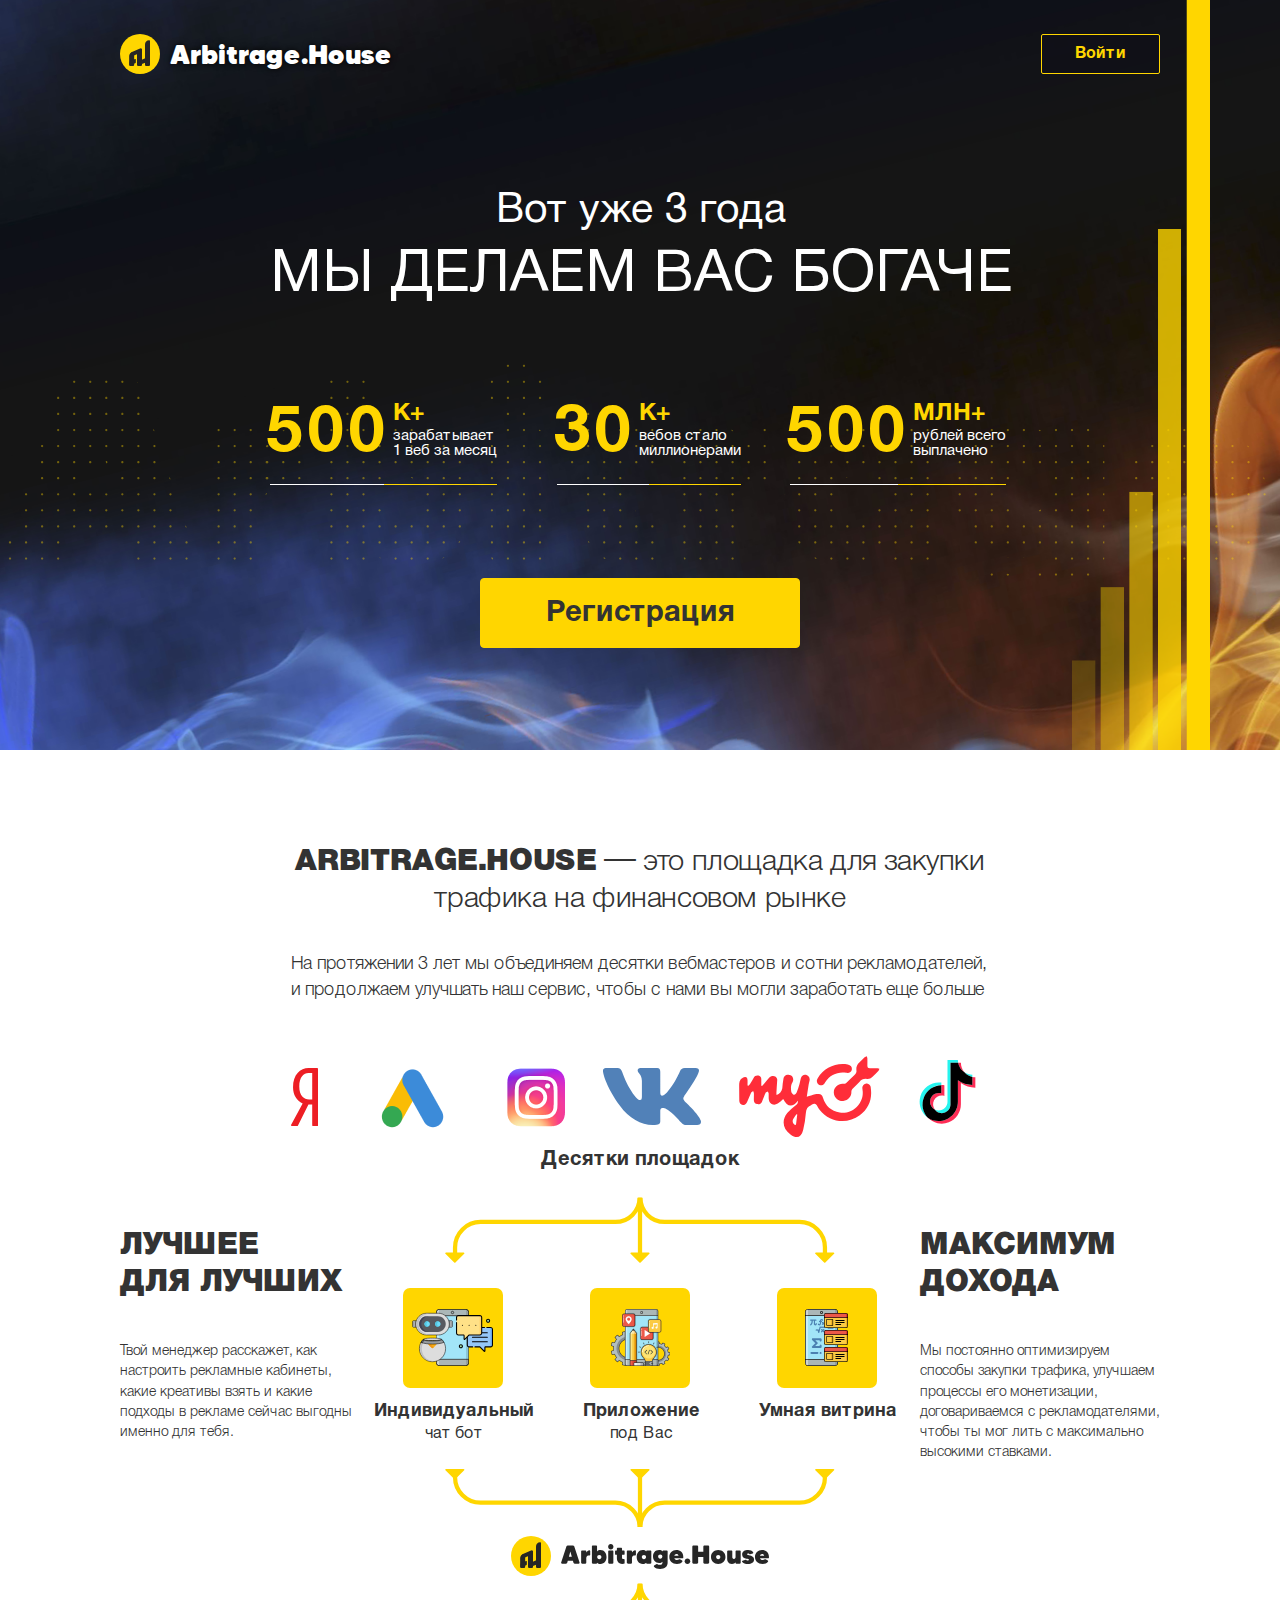
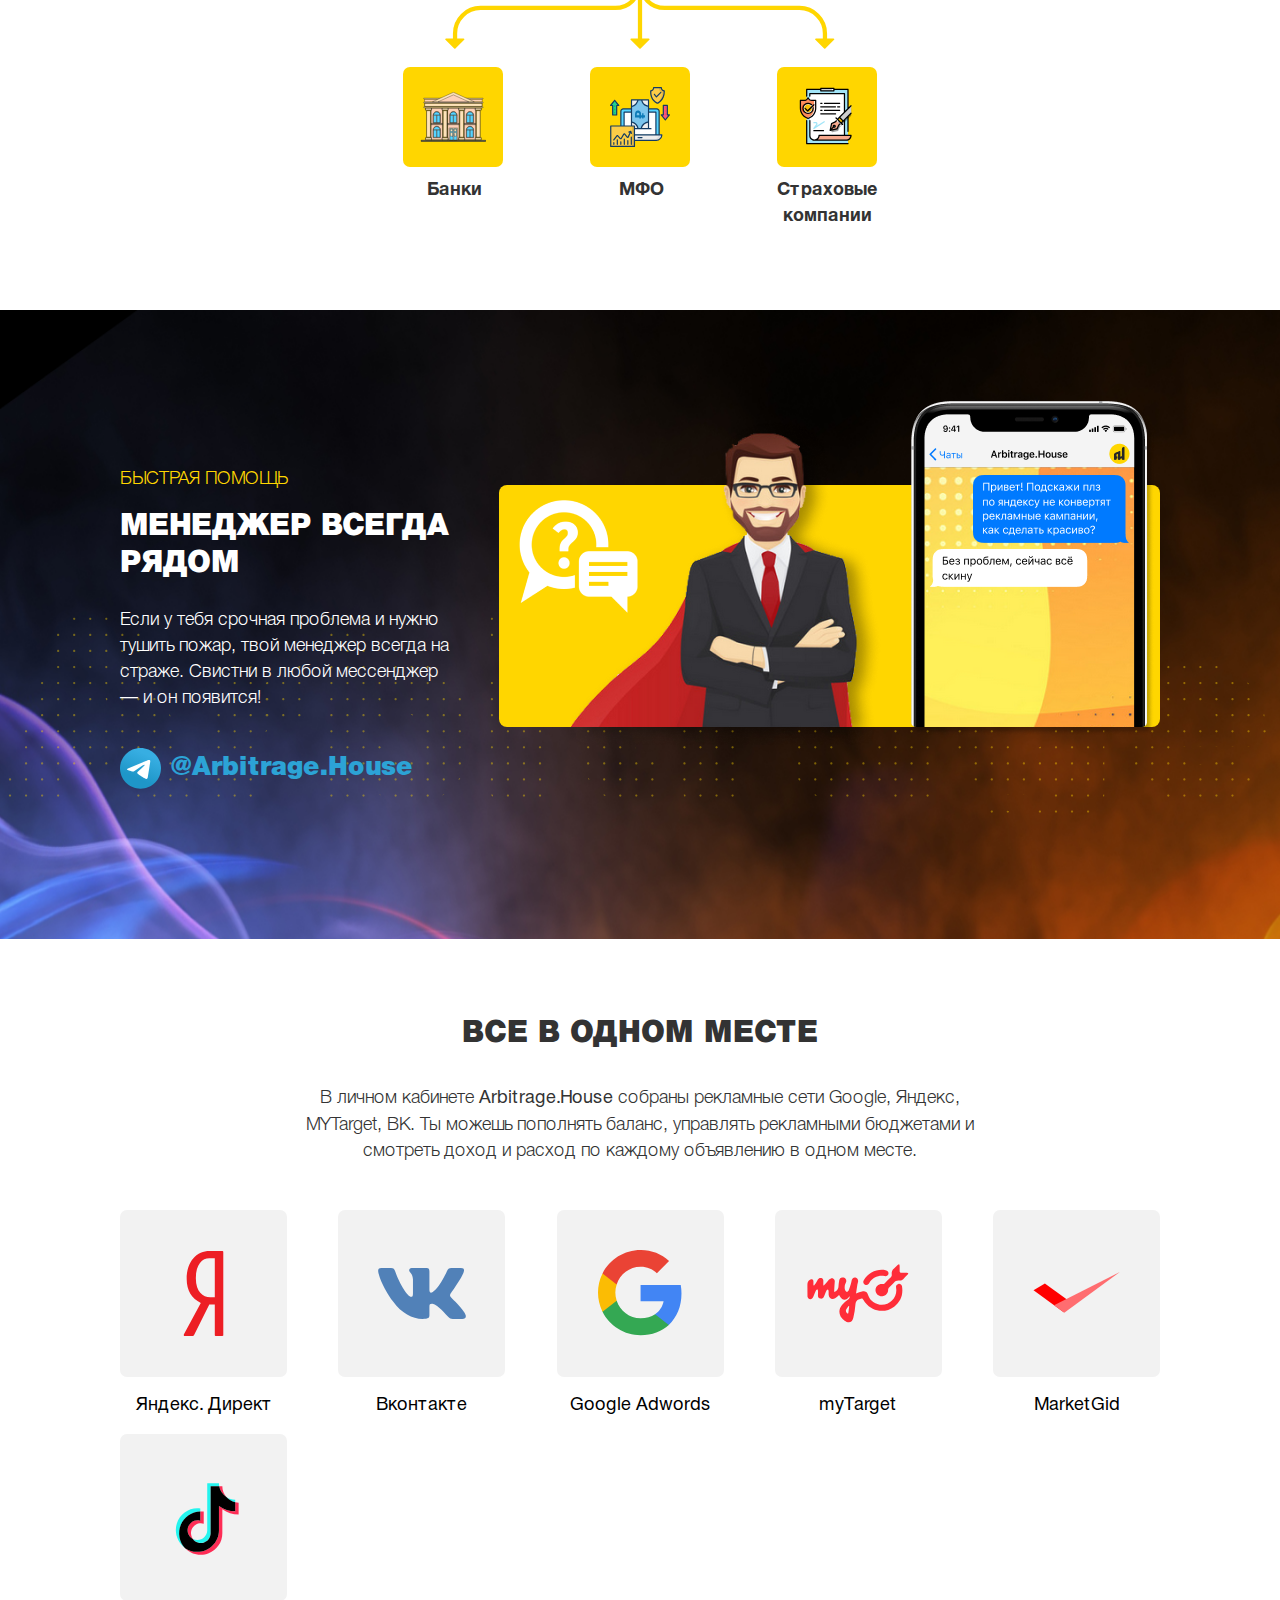
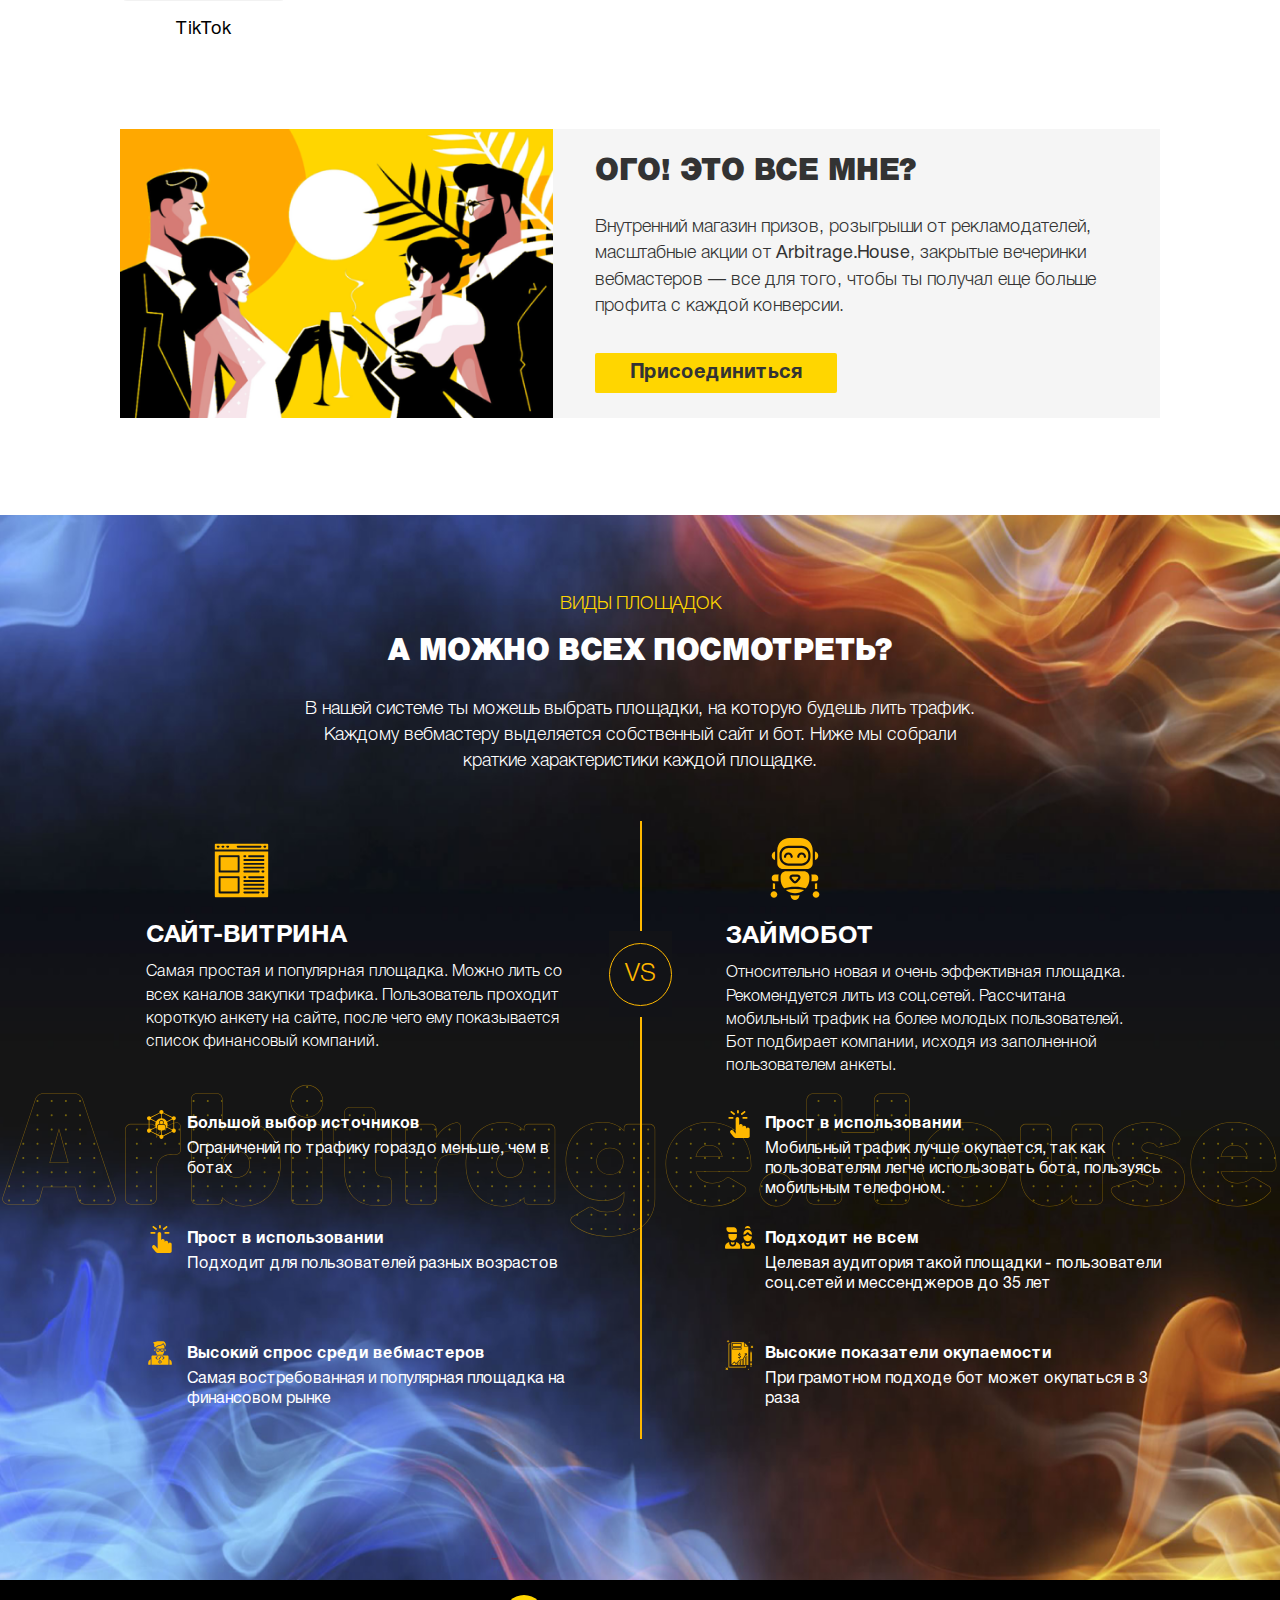
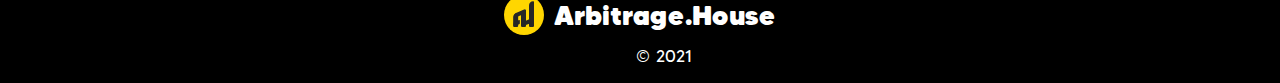
<file: index.html>
<!DOCTYPE html>
<html lang="en">

<head>
  <meta charset="UTF-8" />
  <meta http-equiv="X-UA-Compatible" content="IE=edge" />
  <meta name="viewport" content="width=device-width, initial-scale=1.0" />
  <link rel="stylesheet" href="./src/assets/fonts/fonts.css" />
  <link rel="stylesheet" href="./src/phone/css/intlTelInput.min.css" />

  <link rel="stylesheet" href="./src/styles/style.css" />
  <title>Agency</title>
</head>

<body>
  <input class="popup-checkbox" type="checkbox" name="" id="popup-signup" />

  <div class="popup popup-signup" id="popup-signup">
    <div class="popup-wrapper signup-wrapper">
      <div class="popup-container signup-container">
        <label class="popup-close-wrapper" for="popup-signup">
          <img class="popup-close-icon" src="./src/images/burger-button-close.svg" alt="" />
        </label>

        <div class="popup-content signup-content">
          <div class="popup-head">
            <span class="popup-head-title">Регистрация веб мастера</span>

            <div class="login-check">
              <span class="login-check-text">У вас уже есть аккаунт?</span>

              <div class="login-check-actions">
                <button class="login-check-button yellow-button" id="login-transition">
                  <span>Вход</span>
                </button>
                <a href="">Забыли пароль?</a>
              </div>
            </div>
          </div>

          <form class="popup-form">
            <div class="input-item">
              <input class="popup-input-text popup-input login-input-text" placeholder="Имя" type="text"
                name="first-name" id="" />

              <span class="input-error-message"> Ошибка с именем </span>
            </div>

            <div class="input-item">
              <input class="popup-input-text popup-input login-input-text" placeholder="Фамилия" type="text"
                name="second-name" id="" />

              <span class="input-error-message"> Ошибка с фамилией </span>
            </div>

            <div class="input-item">
              <select class="country popup-input" id="country" name="country"></select>

              <span class="input-error-message"> Ошибка со страной </span>
            </div>

            <div class="input-item">
              <input class="popup-input-text popup-input login-input-text" placeholder="Email" type="email" name="email"
                id="" />

              <span class="input-error-message">
                Такой Email уже существует
              </span>
            </div>

            <div class="input-item">
              <input class="popup-input-text popup-input login-input-text" placeholder="Пароль" type="password"
                name="password" id="" />

              <span class="input-error-message"> Ошибка с паролем </span>
            </div>

            <div class="input-item">
              <input class="popup-input-text popup-input login-input-text" placeholder="" type="tel" name="tel"
                id="telephone" />

              <span class="input-error-message"> Ошибка с номером </span>
            </div>

            <button class="popup-request-button yellow-button" type="submit" id="send-code">
              <span>Выслать код</span>
            </button>

            <div class="popup-conditions">
              <input class="conditions-checkbox" type="checkbox" name="conditions" id="conditions" />

              <label class="contidions-label-icon" for="conditions"></label>

              <label class="conditions-label" for="conditions">
                <span class="conditions-text">
                  Я согласен
                  <a href="" class="conditions-link">с условиями работы</a>
                  с сетью Arbitrage.House
                </span>
              </label>
            </div>
          </form>
        </div>
      </div>
    </div>

    <div class="popup-wrapper login-wrapper hide">
      <div class="popup-container login-container">
        <label class="popup-close-wrapper" for="popup-signup">
          <img class="popup-close-icon" src="./src/images/burger-button-close.svg" alt="" />
        </label>

        <div class="popup-content signup-content">
          <div class="popup-head">
            <span class="popup-head-title">Вход в личный кабинет</span>
          </div>

          <form action="./Cabinet/index.html" class="popup-form">
            <div class="login-form-error">
              <span class="erorr-message">
                Неверный адрес электронной почты или пароль

                <a href="" class="error-link">Забыли пароль?</a>
              </span>
            </div>

            <div class="input-item">
              <input class="popup-input-text popup-input login-input-text" placeholder="Email" type="email" name="Email"
                id="" />
            </div>

            <div class="input-item">
              <input class="popup-input-text popup-input login-input-text" placeholder="Пароль" type="password"
                name="password" id="" />
            </div>

            <div class="popup-remember-wrapper">
              <div class="popup-remember">
                <input class="remember-checkbox" type="checkbox" name="conditions" id="remember" />

                <label class="contidions-label-icon" for="remember"></label>

                <label class="conditions-label" for="remember">
                  <span class="conditions-text"> Запомнить меня </span>
                </label>
              </div>

              <button class="popup-login-button yellow-button" type="submit">
                <span>Вход</span>
              </button>
            </div>
          </form>
        </div>
      </div>
    </div>

    <div class="popup-wrapper confirm-wrapper hide">
      <div class="popup-container login-container">
        <label class="popup-close-wrapper" for="popup-signup">
          <img class="popup-close-icon" src="./src/images/burger-button-close.svg" alt="" />
        </label>

        <div class="popup-content signup-content">
          <div class="popup-head">
            <span class="popup-head-title">Введите код подтверждения</span>
          </div>

          <form class="popup-form">
            <div class="input-item">
              <input class="popup-input-text popup-input" placeholder="Код из СМС" type="text" name="sms" id="" />

              <span class="input-error-message"> Код введен неверно </span>
            </div>

            <button class="popup-confirm-button yellow-button" type="submit">
              <span>Зарегистрироваться</span>
            </button>
            <button class="popup-confirm-button error-button yellow-button" type="submit">
              <span>Отправить код повторно</span>
            </button>
          </form>
        </div>
      </div>
    </div>
  </div>

  <header class="header">
    <div class="header-wrapper">
      <div class="header-company company-wrapper">
        <img class="company-wrapper__logo" src="./src/images/company-logo.svg" />

        <h2 class="company-wrapper__title">Arbitrage.House</h2>
      </div>

      <label class="button-login" for="popup-signup" id="login-button">
        <span class="button-login__text">Войти</span>
      </label>
    </div>
  </header>

  <main class="main">
    <div class="main-block main-block__stats">
      <img class="stats__bg" src="./src/images/Group 101.png" alt="" />
      <img class="stats__bglogo" src="./src/images/company.svg" alt="" />

      <div class="block-stats__wrapper block-wrapper">
        <div class="block-stats__item stats-title__wrapper">
          <h2 class="stats-title">
            Вот уже 3 года <br />
            <span class="stats-title__big">МЫ ДЕЛАЕМ ВАС БОГАЧЕ</span>
          </h2>
        </div>

        <ul class="block-stats__item stats-numbers__list">
          <li class="stats-numbers__item">
            <span class="stats-number">500</span>

            <span class="stats-info">
              <span class="stats-number__power">к+</span>
              <span class="stats-description">зарабатывает <br />
                1 веб за месяц</span>
            </span>
          </li>

          <li class="stats-numbers__item">
            <span class="stats-number">30</span>

            <span class="stats-info">
              <span class="stats-number__power">к+</span>
              <span class="stats-description">вебов стало <br />
                миллионерами</span>
            </span>
          </li>

          <li class="stats-numbers__item">
            <span class="stats-number">500</span>

            <span class="stats-info">
              <span class="stats-number__power">млн+</span>
              <span class="stats-description">рублей всего <br />
                выплачено</span>
            </span>
          </li>
        </ul>

        <div class="block-stats__item stats-button__wrapper">
          <button class="stats-button">
            <label class="stats-button__text" for="popup-signup">Регистрация</label>
          </button>
        </div>
      </div>
    </div>

    <div class="main-block main-block__advantages">
      <div class="block-advantages__wrapper block-wrapper">
        <div class="block-header__wrapper">
          <h1 class="block-header">
            <span class="heading">ARBITRAGE.HOUSE</span>
            <span class="tire">—</span> это площадка для закупки трафика на
            финансовом рынке
          </h1>

          <p class="block-description">
            На протяжении 3 лет мы объединяем десятки вебмастеров и сотни
            рекламодателей, и продолжаем улучшать наш сервис, чтобы с нами вы
            могли заработать еще больше
          </p>
        </div>

        <div class="logos-wrapper">
          <div class="logos-list">
            <img src="./src/images/yandex-logo.svg" alt="" class="logos-wrapper__item" />
            <img src="./src/images/disk-logo.png" alt="" class="logos-wrapper__item" />
            <img src="./src/images/inst-logo.png" alt="" class="logos-wrapper__item" />
            <img src="./src/images/vk-logo.svg" alt="" class="logos-wrapper__item" />
            <img src="./src/images/my-logo.svg" alt="" class="logos-wrapper__item" />
            <img src="./src/images/tiktok-logo.svg" alt="" class="logos-wrapper__item tiktok-logo" />
          </div>

          <span class="logos-list__description">Десятки площадок</span>
        </div>

        <div class="scheme-wrapper">
          <div class="scheme-column__text column-text_1">
            <h3 class="scheme-column__title">
              ЛУЧШЕЕ <br />
              ДЛЯ ЛУЧШИХ
            </h3>

            <p class="scheme-column__description">
              Твой менеджер расскажет, как настроить рекламные кабинеты, какие
              креативы взять и какие подходы в рекламе сейчас выгодны именно
              для тебя.
            </p>
          </div>

          <div class="scheme-wrapper__graph scheme-wrapper__column">
            <div class="graph">
              <!-- <img class="scheme-line__1" src="./src/images/lines.png" alt="" /> -->
              <img class="scheme-line scheme-line__1" src="./src/images/lines.svg" alt="" />

              <div class="blocks">
                <div class="scheme-block__wrapper">
                  <div class="scheme-block">
                    <img src="./src/images/bot-logo.svg" alt="" class="scheme-logo" />
                  </div>

                  <h4 class="scheme-block__title">
                    Индивидуальный<br />
                    <span class="scheme-block__normal">чат бот</span>
                  </h4>
                </div>

                <div class="scheme-block__wrapper">
                  <div class="scheme-block">
                    <img src="./src/images/app-logo.png" alt="" class="scheme-logo" />
                  </div>

                  <h4 class="scheme-block__title">
                    Приложение <br />
                    <span class="scheme-block__normal">под Вас</span>
                  </h4>
                </div>

                <div class="scheme-block__wrapper">
                  <div class="scheme-block">
                    <img src="./src/images/showcase-logo.png" alt="" class="scheme-logo" />
                  </div>

                  <h4 class="scheme-block__title">Умная витрина</h4>
                </div>
              </div>

              <img class="scheme-line scheme-line__reversed scheme-line__2" src="./src/images/lines-reversed.svg"
                alt="" />

              <div class="company-logo__wrapper">
                <img class="company-logo" src="./src/images/company-logo.svg" />
                <img class="company-logo__text" src="./src/images/Arbitrage.House.svg" alt="" />
              </div>

              <img class="scheme-line scheme-line__3" src="./src/images/lines.svg" alt="" />

              <div class="blocks">
                <div class="scheme-block__wrapper scheme-block__last">
                  <div class="scheme-block">
                    <img src="./src/images/bank-logo.svg" alt="" class="scheme-logo" />
                  </div>

                  <h4 class="scheme-block__title">Банки</h4>
                </div>

                <div class="scheme-block__wrapper scheme-block__last">
                  <div class="scheme-block">
                    <img src="./src/images/finance-logo.svg" alt="" class="scheme-logo" />
                  </div>

                  <h4 class="scheme-block__title">МФО</h4>
                </div>

                <div class="scheme-block__wrapper scheme-block__last">
                  <div class="scheme-block">
                    <img src="./src/images/insurance-logo.svg" alt="" class="scheme-logo" />
                  </div>

                  <h4 class="scheme-block__title">Страховые компании</h4>
                </div>
              </div>
            </div>
          </div>

          <div class="scheme-column__text column-text_2">
            <h3 class="scheme-column__title">МАКСИМУМ ДОХОДА</h3>

            <p class="scheme-column__description">
              Мы постоянно оптимизируем способы закупки трафика, улучшаем
              процессы его монетизации, договариваемся с рекламодателями,
              чтобы ты мог лить с максимально высокими ставками.
            </p>
          </div>
        </div>
      </div>
    </div>

    <div class="main-block main-help">
      <img class="help-bg" src="./src/images/bg_4_completed.png" alt="" />
      <img class="stats__bglogo" src="./src/images/company.svg" alt="" />

      <div class="block-wrapper__help block-wrapper">
        <div class="text-wrapper">
          <h4 class="help-title">БЫСТРАЯ ПОМОЩь</h4>

          <span class="help-paragraph">МЕНЕДЖЕР ВСЕГДА РЯДОМ</span>

          <p class="help-description">
            Если у тебя срочная проблема и нужно тушить пожар, твой менеджер
            всегда на страже. Свистни в любой мессенджер — и он появится!
          </p>

          <a class="tg-link" href="">
            <img class="tg-link__logo" src="./src/images/tg-logo.svg" alt="" />
            <span class="tg-link__text">@Arbitrage.House</span>
          </a>
        </div>

        <div class="image-wrapper">
          <img class="image-wrapper__questions" src="./src/images/questions.png" alt="" />
          <img class="image-wrapper__manager" src="./src/images/manager.png" alt="" />
          <img class="image-wrapper__manager manager-mobile" src="./src/images/manager_2.png" alt="" />
          <img class="image-wrapper__phone" src="./src/images/phone.png" alt="" />
          <img class="image-wrapper__phone phone-mobile" src="./src/images/phone-mobile.png" alt="" />
        </div>
      </div>
    </div>

    <div class="main-block block-networks">
      <div class="block-wrapper__networks block-wrapper">
        <h3 class="networks-title">ВСЕ В ОДНОМ МЕСТЕ</h3>

        <p class="networks-description">
          В личном кабинете <strong>Arbitrage.House</strong> собраны рекламные
          сети Google, Яндекс, MYTarget, ВК. Ты можешь пополнять баланс,
          управлять рекламными бюджетами и смотреть доход и расход по каждому
          объявлению в одном месте.
        </p>

        <div class="networks-list">
          <div class="network-list__item">
            <div class="network-logo__wrapper">
              <img class="network-logo yandex-logo" src="./src/images/yandex-logo.svg" alt="" />
            </div>

            <span class="network-name"> Яндекс. Директ </span>
          </div>

          <div class="network-list__item">
            <div class="network-logo__wrapper">
              <img class="network-logo vk-logo" src="./src/images/vk-logo.svg" alt="" />
            </div>

            <span class="network-name"> Вконтакте </span>
          </div>

          <div class="network-list__item">
            <div class="network-logo__wrapper">
              <img class="network-logo google-logo" src="./src/images/google-logo.svg" alt="" />
            </div>

            <span class="network-name"> Google Adwords </span>
          </div>

          <div class="network-list__item">
            <div class="network-logo__wrapper">
              <img class="network-logo my-logo" src="./src/images/my-logo.svg" alt="" />
            </div>

            <span class="network-name"> myTarget </span>
          </div>

          <div class="network-list__item">
            <div class="network-logo__wrapper">
              <img class="network-logo market-logo" src="./src/images/market-logo.svg" alt="" />
            </div>

            <span class="network-name"> MarketGid </span>
          </div>

          <div class="network-list__item">
            <div class="network-logo__wrapper">
              <img class="network-logo tiktok-logo" src="./src/images/tiktok-logo.svg" alt="" />
            </div>

            <span class="network-name"> TikTok </span>
          </div>
        </div>

        <div class="draw">
          <img class="draw-image" src="./src/images/party.png" alt="" />

          <div class="draw-text">
            <h3 class="draw-title">Ого! Это все мне?</h3>

            <p class="draw-description">
              Внутренний магазин призов, розыгрыши от рекламодателей,
              масштабные акции от
              <strong>Arbitrage.House</strong>, закрытые вечеринки вебмастеров
              — все для того, чтобы ты получал еще больше профита с каждой
              конверсии.
            </p>

            <button class="draw-button">
              <span class="draw-button__text">Присоединиться</span>
            </button>
          </div>
        </div>
      </div>
    </div>

    <div class="main-block block-platforms">
      <div class="block-wrapper__platforms block-wrapper">
        <div class="platforms-header">
          <h4 class="platforms-title">ВИДЫ ПЛОЩАДОК</h4>

          <h3 class="platforms-question">А МОЖНО ВСЕХ ПОСМОТРЕТЬ?</h3>

          <p class="platforms-description">
            В нашей системе ты можешь выбрать площадки, на которую будешь лить
            трафик. Каждому вебмастеру выделяется собственный сайт и бот. Ниже
            мы собрали краткие характеристики каждой площадке.
          </p>
        </div>

        <div class="vs-block vs-block-tablet">
          <img src="./src/images/arbitrage-house.svg" class="arbitrage-bg" alt="" />

          <input class="vs-radio vs-radio__left" checked type="radio" name="vsradio" value="left" id="vsRadioLeft" />
          <input class="vs-radio vs-radio__right" type="radio" name="vsradio" value="right" id="vsRadioRight" />

          <div class="labels-wrapper">
            <label class="vs-label vs-label__left" for="vsRadioLeft">
              <img src="./src/images/website-content.svg" alt="" class="vs-column__logo vs-logo__website" />

              <h5 class="vs-column__title">Сайт-витрина</h5>
            </label>

            <label class="vs-label vs-label__right" for="vsRadioRight">
              <img src="./src/images/robot.svg" alt="" class="vs-column__logo vs-logo__robot" />

              <h5 class="vs-column__title">ЗаймоБот</h5>
            </label>
          </div>

          <div class="vs-column vs-column__left">
            <img src="./src/images/website-content.svg" alt="" class="vs-column__logo vs-logo__website" />

            <h5 class="vs-column__title">Сайт-витрина</h5>

            <p class="vs-column__description">
              Самая простая и популярная площадка. Можно лить со всех каналов
              закупки трафика. Пользователь проходит короткую анкету на сайте,
              после чего ему показывается список финансовый компаний.
            </p>

            <ul class="vs-column__list">
              <li class="vs-list__item">
                <img src="./src/images/network.svg" alt="" class="vs-item__logo vs-logo__network" />

                <span class="vs-item__title">Большой выбор источников</span>
                <p class="vs-item__description">
                  Ограничений по трафику гораздо меньше, <br />
                  чем в ботах
                </p>
              </li>

              <li class="vs-list__item">
                <img src="./src/images/tap.svg" alt="" class="vs-item__logo vs-logo__tap" />

                <span class="vs-item__title">Прост в использовании</span>
                <p class="vs-item__description">
                  Подходит для пользователей <br />
                  разных возрастов
                </p>
              </li>
              <li class="vs-list__item">
                <img src="./src/images/coding.svg" alt="" class="vs-item__logo vs-logo__coding" />

                <span class="vs-item__title">Высокий спрос среди вебмастеров</span>
                <p class="vs-item__description">
                  Самая востребованная и популярная площадка <br />
                  на финансовом рынке
                </p>
              </li>
            </ul>
          </div>

          <div class="vs-column__line">
            <div class="vs-icon__border">
              <span class="vs-icon">VS</span>
            </div>
          </div>

          <div class="vs-column vs-column__right">
            <img src="./src/images/robot.svg" alt="" class="vs-column__logo vs-logo__robot" />

            <h5 class="vs-column__title">ЗаймоБот</h5>

            <p class="vs-column__description">
              Относительно новая и очень эффективная площадка. Рекомендуется
              лить из соц.сетей. Рассчитана мобильный трафик на более молодых
              пользователей. Бот подбирает компании, исходя из заполненной
              пользователем анкеты.
            </p>

            <ul class="vs-column__list">
              <li class="vs-list__item">
                <img src="./src/images/tap.svg" alt="" class="vs-item__logo vs-logo__tap" />

                <span class="vs-item__title">Прост в использовании</span>
                <p class="vs-item__description">
                  Мобильный трафик лучше окупается, так как пользователям
                  <br />
                  легче использовать бота, пользуясь мобильным телефоном.
                </p>
              </li>

              <li class="vs-list__item">
                <img src="./src/images/couple.svg" alt="" class="vs-item__logo vs-logo__couple" />

                <span class="vs-item__title">Подходит не всем</span>
                <p class="vs-item__description">
                  Целевая аудитория такой площадки - пользователи <br />
                  соц.сетей и мессенджеров до 35 лет
                </p>
              </li>

              <li class="vs-list__item">
                <img src="./src/images/document.svg" alt="" class="vs-item__logo vs-logo__document" />

                <span class="vs-item__title">Высокие показатели окупаемости</span>
                <p class="vs-item__description">
                  При грамотном подходе бот может окупаться <br />
                  в 3 раза
                </p>
              </li>
            </ul>
          </div>
        </div>

        <div class="vs-block vs-block-desktop">
          <img src="./src/images/arbitrage-house.svg" class="arbitrage-bg" alt="" />

          <div class="vs-column vs-column__left">
            <img src="./src/images/website-content.svg" alt="" class="vs-column__logo vs-logo__website" />

            <h5 class="vs-column__title">Сайт-витрина</h5>

            <p class="vs-column__description">
              Самая простая и популярная площадка. Можно лить со всех каналов
              закупки трафика. Пользователь проходит короткую анкету на сайте,
              после чего ему показывается список финансовый компаний.
            </p>
          </div>

          <div class="vs-column__line">
            <div class="vs-icon__border">
              <span class="vs-icon">VS</span>
            </div>
          </div>

          <div class="vs-column vs-column__right">
            <img src="./src/images/robot.svg" alt="" class="vs-column__logo vs-logo__robot" />

            <h5 class="vs-column__title">ЗаймоБот</h5>

            <p class="vs-column__description">
              Относительно новая и очень эффективная площадка. Рекомендуется
              лить из соц.сетей. Рассчитана мобильный трафик на более молодых
              пользователей. Бот подбирает компании, исходя из заполненной
              пользователем анкеты.
            </p>
          </div>

          <ul class="vs-advantages vs-column__list">
            <li class="vs-list__item">
              <img src="./src/images/network.svg" alt="" class="vs-item__logo vs-logo__network" />

              <span class="vs-item__title">Большой выбор источников</span>
              <p class="vs-item__description">
                Ограничений по трафику гораздо меньше, <br />
                чем в ботах
              </p>
            </li>

            <li class="vs-list__item">
              <img src="./src/images/tap.svg" alt="" class="vs-item__logo vs-logo__tap" />

              <span class="vs-item__title">Прост в использовании</span>
              <p class="vs-item__description">
                Мобильный трафик лучше окупается, так как пользователям <br />
                легче использовать бота, пользуясь мобильным телефоном.
              </p>
            </li>

            <li class="vs-list__item">
              <img src="./src/images/tap.svg" alt="" class="vs-item__logo vs-logo__tap" />

              <span class="vs-item__title">Прост в использовании</span>
              <p class="vs-item__description">
                Подходит для пользователей <br />
                разных возрастов
              </p>
            </li>

            <li class="vs-list__item">
              <img src="./src/images/couple.svg" alt="" class="vs-item__logo vs-logo__couple" />

              <span class="vs-item__title">Подходит не всем</span>
              <p class="vs-item__description">
                Целевая аудитория такой площадки - пользователи <br />
                соц.сетей и мессенджеров до 35 лет
              </p>
            </li>

            <li class="vs-list__item">
              <img src="./src/images/coding.svg" alt="" class="vs-item__logo vs-logo__coding" />

              <span class="vs-item__title">Высокий спрос среди вебмастеров</span>
              <p class="vs-item__description">
                Самая востребованная и популярная площадка <br />
                на финансовом рынке
              </p>
            </li>

            <li class="vs-list__item">
              <img src="./src/images/document.svg" alt="" class="vs-item__logo vs-logo__document" />

              <span class="vs-item__title">Высокие показатели окупаемости</span>
              <p class="vs-item__description">
                При грамотном подходе бот может окупаться <br />
                в 3 раза
              </p>
            </li>
          </ul>
        </div>
      </div>
    </div>
  </main>

  <footer class="footer">
    <div class="header-company company-wrapper">
      <img class="company-wrapper__logo" src="./src/images/company-logo.svg" />

      <h2 class="company-wrapper__title">Arbitrage.House</h2>
    </div>

    <span class="footer-company__date">© 2021</span>
  </footer>
</body>

<script src="./src/phone/js/utils.js"></script>
<script src="./src/phone/js/intlTelInput.min.js"></script>
<script src="./src/scripts/main.js"></script>

</html>
</file>
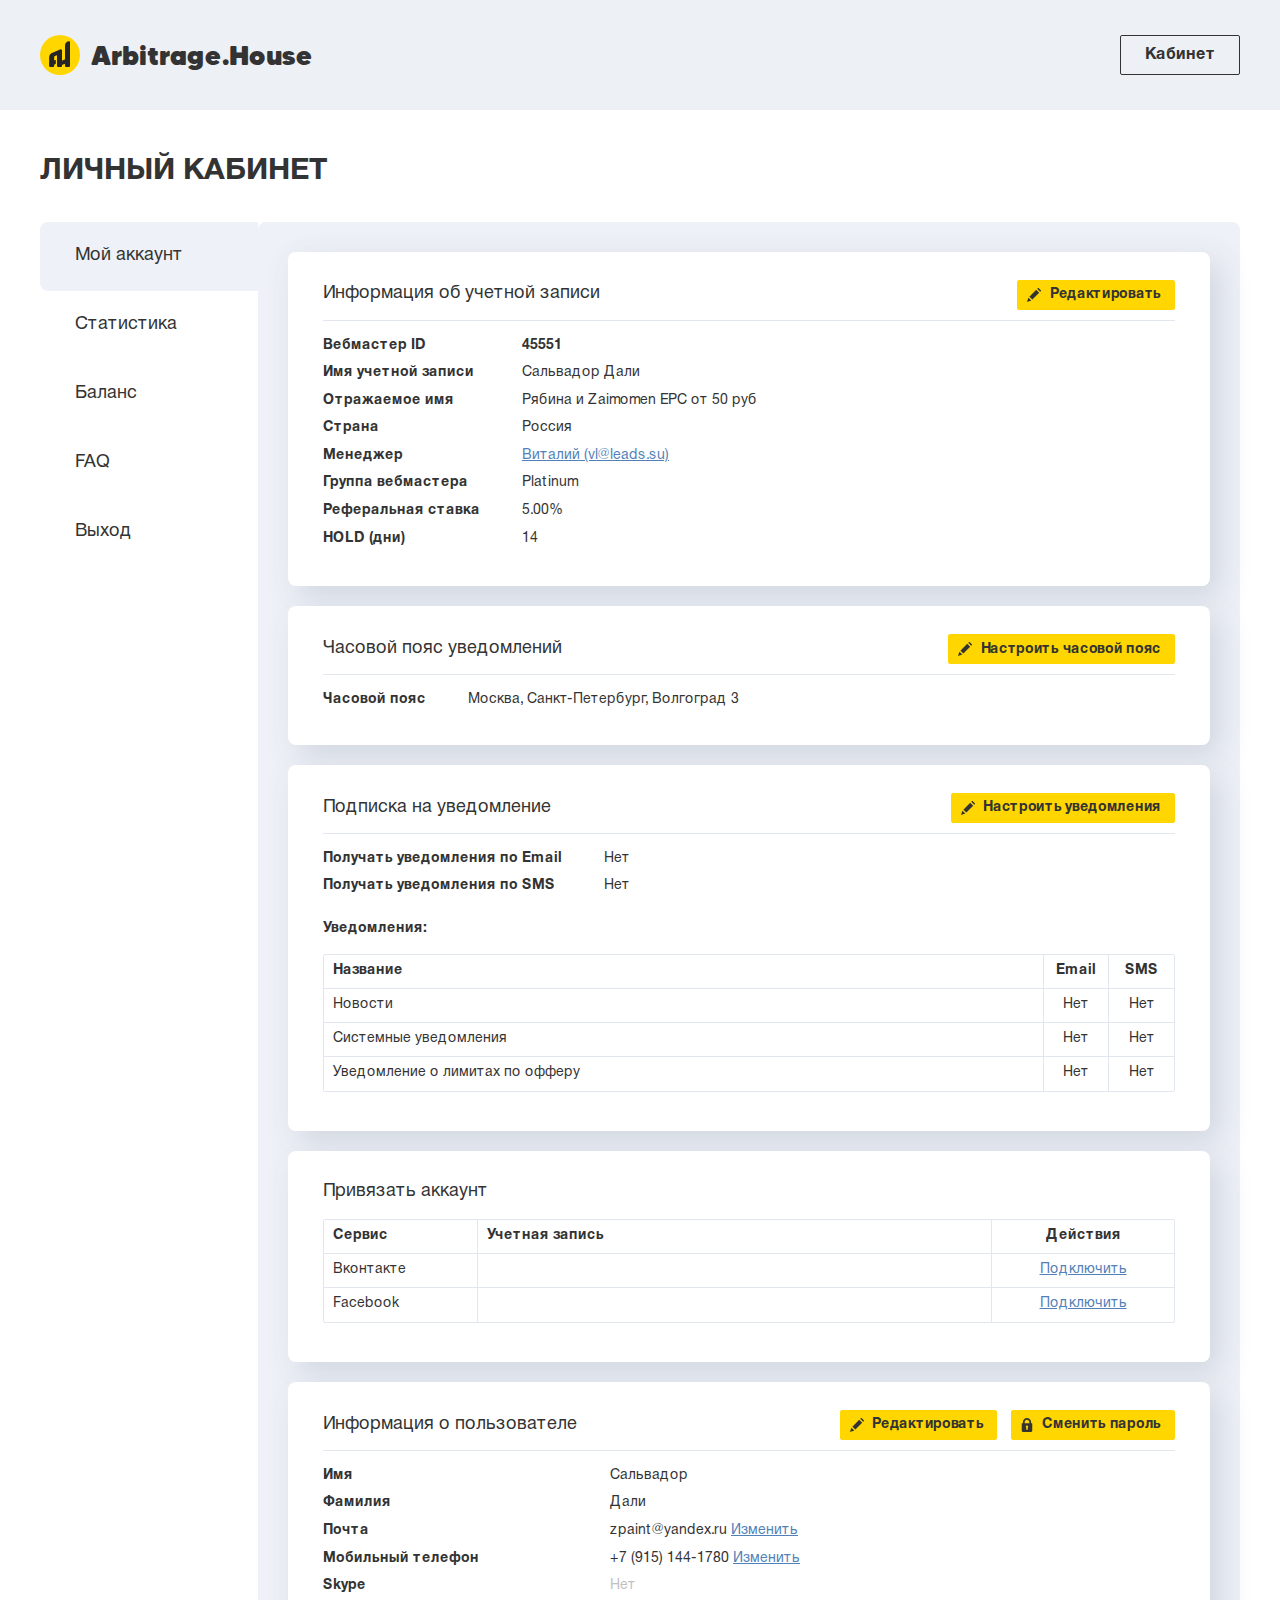
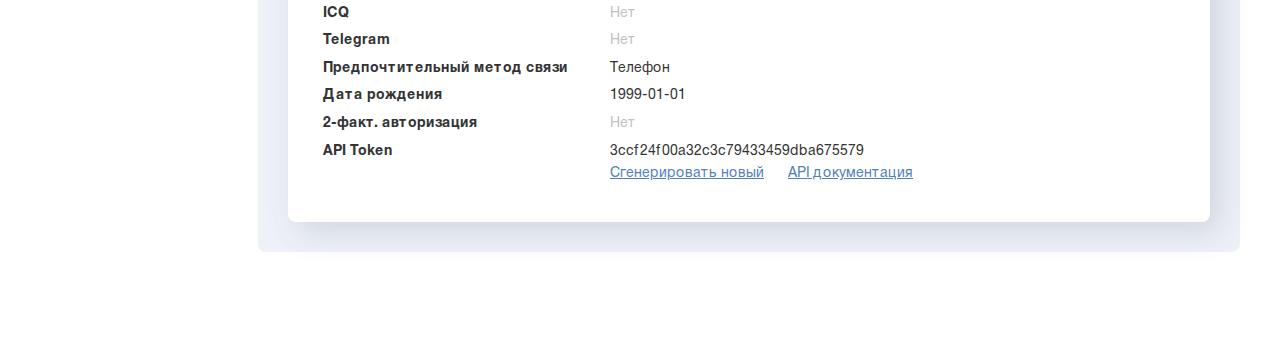
<file: Cabinet/index.html>
<!DOCTYPE html>
<html lang="en">

<head>
  <meta charset="UTF-8" />
  <meta http-equiv="X-UA-Compatible" content="IE=edge" />
  <meta name="viewport" content="width=device-width, initial-scale=1.0" />
  <title>Личный кабинет</title>

  <link rel="stylesheet" href="./src/styles/normalize.css" />
  <link rel="stylesheet" href="./src/assets/fonts/fonts.css" />
  <link rel="stylesheet" href="./src/styles/index.css" />
  <link rel="stylesheet" href="./src/styles/account.css" />
</head>

<body>
  <input class="menu-checkbox popup-checkbox" type="checkbox" name="" id="menu-checkbox" />

  <div class="popup popup-menu">
    <label class="menu-close-wrapper menu-label" for="menu-checkbox">
      <img class="menu-close-icon" src="./src/assets/images/menu-close.svg" alt="" />
    </label>

    <div class="popup-menu-content">
      <div class="popup-menu-logo">
        <img src="./src/assets/images/agency-logo.svg" alt="" class="header-logo" />

        <h1 class="header-title">Arbitrage.House</h1>
      </div>

      <div class="popup-menu-nav">
        <ul class="popup-nav pages-menu">
          <li class="menu-item menu-item-active">
            <a href="./index.html" class="menu-link">
              <span>Мой аккаунт</span>
            </a>
          </li>

          <li class="menu-item">
            <a href="./pages/stats.html" class="menu-link">
              <span>Статистика</span>
            </a>
          </li>

          <li class="menu-item">
            <a href="./pages/balance.html" class="menu-link">
              <span>Баланс</span>
            </a>
          </li>

          <li class="menu-item">
            <a href="./pages/faq.html" class="menu-link">
              <span>FAQ</span>
            </a>
          </li>

          <li class="menu-item">
            <a href="./../index.html" class="menu-link">
              <span>Выход</span>
            </a>
          </li>
        </ul>
      </div>

      <div class="popup-menu-support">
        <span class="menu-support-title bold">Техподдержка:</span>
        <div class="telegram-wrapper">
          <img class="telegram-logo" src="./src/assets/images/tg-logo.svg" alt="" />
          <a class="telegram-link" href="#">@Arbitrage.House</a>
        </div>
      </div>
    </div>
  </div>

  <header class="header">
    <div class="header-content">
      <div class="header-logo-wrapper">
        <img src="./src/assets/images/agency-logo.svg" alt="" class="header-logo" />

        <h1 class="header-title">Arbitrage.House</h1>
      </div>

      <div class="header-button-wrapper">
        <button class="header-button">
          <span>Кабинет</span>
        </button>

        <label class="header-burger mobile menu-label" for="menu-checkbox">
          <img class="header-burger-image" src="./src/assets/images/menu-burger.svg" alt="" />
        </label>
      </div>
    </div>
  </header>

  <main class="main">
    <div class="main-content">
      <div class="page-title-wrapper">
        <h2 class="page-title">ЛИЧНЫЙ КАБИНЕТ</h2>

        <p class="page-title-sub mobile">Мой аккаунт</p>
      </div>

      <div class="main-columns">
        <div class="main-menu">
          <ul class="pages-menu">
            <li class="menu-item menu-item-active">
              <a href="./index.html" class="menu-link">
                <span>Мой аккаунт</span>
              </a>
            </li>

            <li class="menu-item">
              <a href="./pages/stats.html" class="menu-link">
                <span>Статистика</span>
              </a>
            </li>

            <li class="menu-item">
              <a href="./pages/balance.html" class="menu-link">
                <span>Баланс</span>
              </a>
            </li>

            <li class="menu-item">
              <a href="./pages/faq.html" class="menu-link">
                <span>FAQ</span>
              </a>
            </li>

            <li class="menu-item">
              <a href="./../index.html" class="menu-link">
                <span>Выход</span>
              </a>
            </li>
          </ul>
        </div>

        <div class="main-column">
          <div class="column-card column-card-account">
            <div class="column-card-header">
              <h3 class="column-card-title">Информация об учетной записи</h3>

              <div class="card-header-buttons">
                <button class="yellow-button card-button card-button-edit">
                  <img src="./src/assets/images/pencil.svg" alt="" class="card-button-pencil" />
                  <span>Редактировать</span>
                </button>
              </div>
            </div>

            <div class="column-card-content">
              <div class="card-content card-content-info">
                <ul class="content-info">
                  <span class="info-item-title bold"> Вебмастер ID </span>

                  <span class="info-item-value bold"> 45551 </span>

                  <span class="info-item-title bold">
                    Имя учетной записи
                  </span>

                  <span class="info-item-value"> Сальвадор Дали </span>

                  <span class="info-item-title bold"> Отражаемое имя </span>

                  <span class="info-item-value">
                    Рябина и Zaimomen EPC от 50 руб
                  </span>

                  <span class="info-item-title bold"> Страна </span>

                  <span class="info-item-value"> Россия </span>

                  <span class="info-item-title bold"> Менеджер </span>

                  <a class="info-item-value info-item-link">
                    Виталий (vl@leads.su)
                  </a>

                  <span class="info-item-title bold">
                    Группа вебмастера
                  </span>

                  <span class="info-item-value"> Platinum </span>

                  <span class="info-item-title bold">
                    Реферальная ставка
                  </span>

                  <span class="info-item-value"> 5.00% </span>

                  <span class="info-item-title bold"> HOLD (дни) </span>

                  <span class="info-item-value"> 14 </span>
                </ul>
              </div>
            </div>
          </div>

          <div class="column-card column-card-timezone">
            <div class="column-card-header">
              <h3 class="column-card-title">Часовой пояс уведомлений</h3>

              <div class="card-header-buttons">
                <button class="yellow-button card-button card-button-edit">
                  <img src="./src/assets/images/pencil.svg" alt="" class="card-button-pencil" />
                  <span>Настроить часовой пояс</span>
                </button>
              </div>
            </div>

            <div class="column-card-content">
              <div class="card-content card-content-info">
                <ul class="content-info">
                  <span class="info-item-title bold">Часовой пояс</span>

                  <span class="info-item-value">
                    Москва, Санкт-Петербург,<br /> Волгоград 3
                  </span>
                </ul>
              </div>
            </div>
          </div>

          <div class="column-card column-card-notifications">
            <div class="column-card-header">
              <h3 class="column-card-title">Подписка на уведомление</h3>

              <div class="card-header-buttons">
                <button class="yellow-button card-button card-button-edit">
                  <img src="./src/assets/images/pencil.svg" alt="" class="card-button-pencil" />
                  <span>Настроить уведомления</span>
                </button>
              </div>
            </div>

            <div class="column-card-content">
              <div class="card-content card-content-info">
                <ul class="content-info">
                  <span class="info-item-title bold">
                    Получать уведомления по Email
                  </span>

                  <span class="info-item-value"> Нет </span>

                  <span class="info-item-title bold">
                    Получать уведомления по SMS
                  </span>

                  <span class="info-item-value"> Нет </span>

                  <span class="info-item-title mobile-notification bold">
                    Новости
                  </span>

                  <span class="info-item-value mobile-notification notifications-child">
                    <span>Email: <span>Нет</span></span>
                    <span>SMS: <span>Нет</span></span>
                  </span>

                  <span class="info-item-title mobile-notification bold">
                    Системные уведомления
                  </span>

                  <span class="info-item-value mobile-notification notifications-child">
                    <span>Email: <span>Нет</span></span>
                    <span>SMS: <span>Нет</span></span>
                  </span>

                  <span class="info-item-title mobile-notification bold">
                    Уведомления о лимитах по офферу
                  </span>

                  <span class="info-item-value mobile-notification notifications-child">
                    <span>Email: <span>Нет</span></span>
                    <span>SMS: <span>Нет</span></span>
                  </span>
                </ul>
              </div>

              <div class="card-content card-content-notifications">
                <ul class="content-info">
                  <span class="info-item-title bold"> Уведомления: </span>

                  <br />

                  <div class="content-table notifications-table">
                    <span class="table-item table-item-head bold">Название</span>
                    <span class="table-item table-item-head bold">Email</span>
                    <span class="table-item table-item-head bold">SMS</span>

                    <span class="table-item table-item-title">Новости</span>
                    <span class="table-item table-item-sub">Нет</span>
                    <span class="table-item table-item-sub">Нет</span>

                    <span class="table-item table-item-title">Системные уведомления</span>
                    <span class="table-item table-item-sub">Нет</span>
                    <span class="table-item table-item-sub">Нет</span>

                    <span class="table-item table-item-title">Уведомление о лимитах по офферу</span>
                    <span class="table-item table-item-sub">Нет</span>
                    <span class="table-item table-item-sub">Нет</span>
                  </div>
                </ul>
              </div>
            </div>
          </div>

          <div class="column-card column-card-linker">
            <div class="column-card-header">
              <h3 class="column-card-title">Привязать аккаунт</h3>
            </div>

            <div class="column-card-content">
              <div class="card-content card-content-linker">
                <ul class="content-info">
                  <div class="linker-table">
                    <span class="table-item table-item-head bold">Сервис</span>

                    <span class="table-item table-item-head bold">Учетная запись</span>

                    <span class="table-item table-item-head bold">Действия</span>

                    <span class="table-item table-item-title">
                      Вконтакте
                      <a class="table-item-link table-item-link-mobile">Подключить</a>
                    </span>

                    <span class="table-item table-item-sub"></span>

                    <a class="table-item table-item-sub table-item-link">Подключить</a>

                    <span class="table-item table-item-title">
                      Facebook
                      <a class="table-item-link table-item-link-mobile">Подключить</a>
                    </span>

                    <span class="table-item table-item-sub"></span>

                    <a class="table-item table-item-sub table-item-link">Подключить</a>
                  </div>
                </ul>
              </div>
            </div>
          </div>

          <div class="column-card column-card-user">
            <div class="column-card-header">
              <h3 class="column-card-title">Информация о пользователе</h3>

              <div class="card-header-buttons">
                <button class="yellow-button card-button card-button-edit">
                  <img src="./src/assets/images/pencil.svg" alt="" class="card-button-pencil" />
                  <span>Редактировать</span>
                </button>

                <button class="yellow-button card-button card-button-edit">
                  <img src="./src/assets/images/lock.svg" alt="" class="card-button-pencil" />
                  <span>Сменить пароль</span>
                </button>
              </div>
            </div>

            <div class="column-card-content">
              <div class="card-content card-content-info">
                <ul class="content-info">
                  <span class="info-item-title bold"> Имя </span>

                  <span class="info-item-value"> Сальвадор </span>

                  <span class="info-item-title bold"> Фамилия </span>

                  <span class="info-item-value"> Дали </span>

                  <span class="info-item-title bold"> Почта </span>

                  <span class="info-item-value">
                    zpaint@yandex.ru
                    <a href="" class="info-item-link">Изменить</a>
                  </span>

                  <span class="info-item-title bold">
                    Мобильный телефон
                  </span>

                  <span class="info-item-value">
                    +7 (915) 144-1780
                    <a href="" class="info-item-link">Изменить</a>
                  </span>

                  <span class="info-item-title bold"> Skype </span>

                  <span class="info-item-value blank-item"> Нет </span>

                  <span class="info-item-title bold"> ICQ </span>

                  <span class="info-item-value blank-item"> Нет </span>

                  <span class="info-item-title bold"> Telegram </span>

                  <span class="info-item-value blank-item"> Нет </span>

                  <span class="info-item-title bold">
                    Предпочтительный метод связи
                  </span>

                  <span class="info-item-value"> Телефон </span>

                  <span class="info-item-title bold"> Дата рождения </span>

                  <span class="info-item-value"> 1999-01-01 </span>

                  <span class="info-item-title bold">
                    2-факт. авторизация
                  </span>

                  <span class="info-item-value blank-item"> Нет </span>

                  <span class="info-item-title bold"> API Token </span>

                  <span class="info-item-value api-token">
                    <span> 3ccf24f00a32c3c79433459dba675579</span>
                  </span>

                  <span class="info-item-title bold"></span>

                  <span class="info-item-value info-item-generate">
                    <a href="" class="info-item-link">Сгенерировать новый</a>
                    <a href="" class="info-item-link">API документация</a>
                  </span>
                </ul>
              </div>
            </div>
          </div>
        </div>
      </div>
    </div>
  </main>
</body>

<script src="./src/scripts/index.js"></script>

</html>
</file>
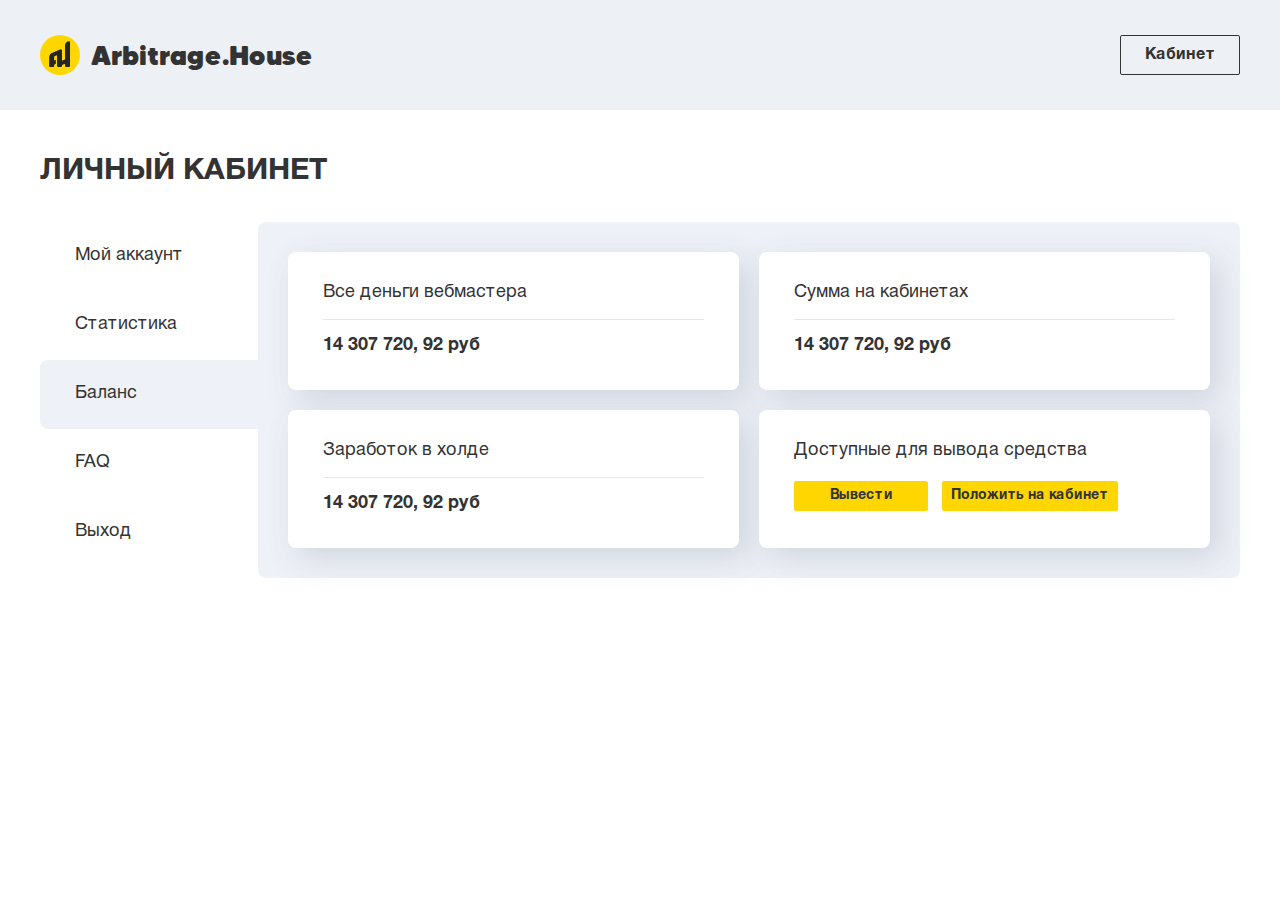
<file: pages/balance.html>
<!DOCTYPE html>
<html lang="en">

<head>
  <meta charset="UTF-8">
  <meta http-equiv="X-UA-Compatible" content="IE=edge">
  <meta name="viewport" content="width=device-width, initial-scale=1.0">
  <title>Баланс</title>

  <link rel="stylesheet" href="./../src/styles/normalize.css" />
  <link rel="stylesheet" href="./../src/assets/fonts/fonts.css" />
  <link rel="stylesheet" href="./../src/styles/index.css" />
  <link rel="stylesheet" href="./../src/styles/balance.css" />
</head>

<body>
  <input class="menu-checkbox popup-checkbox" type="checkbox" name="" id="menu-checkbox" />

  <div class="popup popup-menu">
    <label class="menu-close-wrapper menu-label" for="menu-checkbox">
      <img class="menu-close-icon" src="./../src/assets/images/menu-close.svg" alt="" />
    </label>

    <div class="popup-menu-content">
      <div class="popup-menu-logo">
        <img src="./../src/assets/images/agency-logo.svg" alt="" class="header-logo" />

        <h1 class="header-title">Arbitrage.House</h1>
      </div>

      <div class="popup-menu-nav">
        <ul class="popup-nav pages-menu">
          <li class="menu-item">
            <a href="./../index.html" class="menu-link">
              <span>Мой аккаунт</span>
            </a>
          </li>

          <li class="menu-item menu-item-active">
            <a href="./stats.html" class="menu-link">
              <span>Статистика</span>
            </a>
          </li>

          <li class="menu-item">
            <a href="./balance.html" class="menu-link">
              <span>Баланс</span>
            </a>
          </li>

          <li class="menu-item">
            <a href="./faq.html" class="menu-link">
              <span>FAQ</span>
            </a>
          </li>

          <li class="menu-item">
            <a href="#" class="menu-link">
              <span>Выход</span>
            </a>
          </li>
        </ul>
      </div>

      <div class="popup-menu-support">
        <span class="menu-support-title bold">Техподдержка:</span>
        <div class="telegram-wrapper">
          <img class="telegram-logo" src="./../src/assets/images/tg-logo.svg" alt="" />
          <a class="telegram-link" href="#">@Arbitrage.House</a>
        </div>
      </div>
    </div>
  </div>

  <header class="header">
    <div class="header-content">
      <div class="header-logo-wrapper">
        <img src="./../src/assets/images/agency-logo.svg" alt="" class="header-logo" />

        <h1 class="header-title">Arbitrage.House</h1>
      </div>

      <div class="header-button-wrapper">
        <button class="header-button">
          <span>Кабинет</span>
        </button>

        <label class="header-burger mobile menu-label" for="menu-checkbox">
          <img class="header-burger-image" src="./../src/assets/images/menu-burger.svg" alt="" />
        </label>
      </div>
    </div>
  </header>

  <main class="main">
    <div class="main-content">
      <div class="page-title-wrapper">
        <h2 class="page-title">ЛИЧНЫЙ КАБИНЕТ</h2>

        <p class="page-title-sub mobile">Баланс</p>
      </div>

      <div class="main-columns">
        <div class="main-menu">
          <ul class="pages-menu">
            <li class="menu-item">
              <a href="./../index.html" class="menu-link">
                <span>Мой аккаунт</span>
              </a>
            </li>

            <li class="menu-item">
              <a href="./stats.html" class="menu-link">
                <span>Статистика</span>
              </a>
            </li>

            <li class="menu-item menu-item-active">
              <a href="./balance.html" class="menu-link">
                <span>Баланс</span>
              </a>
            </li>

            <li class="menu-item">
              <a href="./faq.html" class="menu-link">
                <span>FAQ</span>
              </a>
            </li>

            <li class="menu-item">
              <a href="#" class="menu-link">
                <span>Выход</span>
              </a>
            </li>
          </ul>
        </div>

        <div class="main-column">

          <div class="column-card column-card-table">
            <div class="column-card-header">
              <h3 class="column-card-title">Все деньги вебмастера</h3>
            </div>

            <div class="column-card-content">
              <div class="card-content">
                <span class="money-amount">
                  14 307 720, 92 руб
                </span>
              </div>
            </div>
          </div>

          <div class="column-card column-card-table">
            <div class="column-card-header">
              <h3 class="column-card-title">Сумма на кабинетах</h3>
            </div>

            <div class="column-card-content">
              <div class="card-content">
                <span class="money-amount">
                  14 307 720, 92 руб
                </span>
              </div>
            </div>
          </div>

          <div class="column-card column-card-table">
            <div class="column-card-header">
              <h3 class="column-card-title">Заработок в холде</h3>
            </div>

            <div class="column-card-content">
              <div class="card-content">
                <span class="money-amount">
                  14 307 720, 92 руб
                </span>
              </div>
            </div>
          </div>

          <div class="column-card column-card-table column-card-withdraw">
            <div class="column-card-header">
              <h3 class="column-card-title">Доступные для вывода средства</h3>
            </div>

            <div class="column-card-content">
              <div class="card-content">
                <div class="withdraw-buttons">
                  <button class="withdraw-button yellow-button">
                    <span>Вывести</span>
                  </button>

                  <button class="withdraw-button yellow-button">
                    <span>Положить на кабинет</span>
                  </button>
                </div>
              </div>
            </div>
          </div>

        </div>
      </div>
  </main>
</body>


<script src="./../src/scripts/index.js"></script>

</html>
</file>
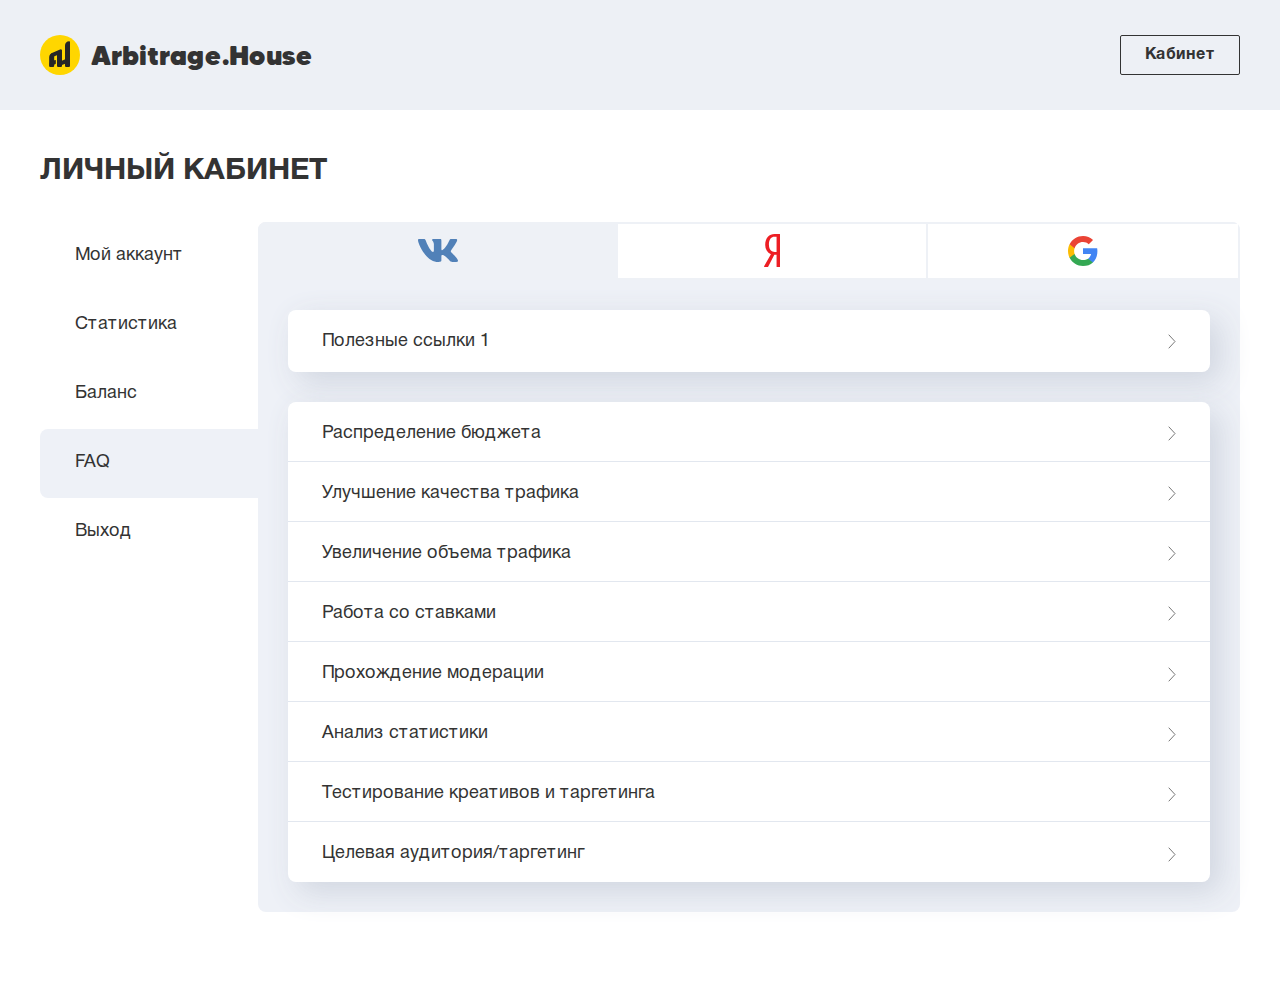
<file: pages/faq.html>
<!DOCTYPE html>
<html lang="en">

<head>
  <meta charset="UTF-8">
  <meta http-equiv="X-UA-Compatible" content="IE=edge">
  <meta name="viewport" content="width=device-width, initial-scale=1.0">
  <title>FAQ</title>

  <link rel="stylesheet" href="./../src/styles/normalize.css" />
  <link rel="stylesheet" href="./../src/assets/fonts/fonts.css" />
  <link rel="stylesheet" href="./../src/styles/index.css" />
  <link rel="stylesheet" href="./../src/styles/faq.css" />
</head>

<body>
  <input class="menu-checkbox popup-checkbox" type="checkbox" name="" id="menu-checkbox" />

  <div class="popup popup-menu">
    <label class="menu-close-wrapper menu-label" for="menu-checkbox">
      <img class="menu-close-icon" src="./../src/assets/images/menu-close.svg" alt="" />
    </label>

    <div class="popup-menu-content">
      <div class="popup-menu-logo">
        <img src="./../src/assets/images/agency-logo.svg" alt="" class="header-logo" />

        <h1 class="header-title">Arbitrage.House</h1>
      </div>

      <div class="popup-menu-nav">
        <ul class="popup-nav pages-menu">
          <li class="menu-item">
            <a href="./../index.html" class="menu-link">
              <span>Мой аккаунт</span>
            </a>
          </li>

          <li class="menu-item">
            <a href="./stats.html" class="menu-link">
              <span>Статистика</span>
            </a>
          </li>

          <li class="menu-item">
            <a href="./balance.html" class="menu-link">
              <span>Баланс</span>
            </a>
          </li>

          <li class="menu-item menu-item-active">
            <a href="./faq.html" class="menu-link">
              <span>FAQ</span>
            </a>
          </li>

          <li class="menu-item">
            <a href="#" class="menu-link">
              <span>Выход</span>
            </a>
          </li>
        </ul>
      </div>

      <div class="popup-menu-support">
        <span class="menu-support-title bold">Техподдержка:</span>
        <div class="telegram-wrapper">
          <img class="telegram-logo" src="./../src/assets/images/tg-logo.svg" alt="" />
          <a class="telegram-link" href="#">@Arbitrage.House</a>
        </div>
      </div>
    </div>
  </div>

  <header class="header">
    <div class="header-content">
      <div class="header-logo-wrapper">
        <img src="./../src/assets/images/agency-logo.svg" alt="" class="header-logo" />

        <h1 class="header-title">Arbitrage.House</h1>
      </div>

      <div class="header-button-wrapper">
        <button class="header-button">
          <span>Кабинет</span>
        </button>

        <label class="header-burger mobile menu-label" for="menu-checkbox">
          <img class="header-burger-image" src="./../src/assets/images/menu-burger.svg" alt="" />
        </label>
      </div>
    </div>
  </header>

  <main class="main">
    <div class="main-content">
      <div class="page-title-wrapper">
        <h2 class="page-title">ЛИЧНЫЙ КАБИНЕТ</h2>

        <p class="page-title-sub mobile">FAQ</p>
      </div>

      <div class="main-columns">

        <div class="main-menu">
          <ul class="pages-menu">
            <li class="menu-item">
              <a href="./../index.html" class="menu-link">
                <span>Мой аккаунт</span>
              </a>
            </li>

            <li class="menu-item">
              <a href="./stats.html" class="menu-link">
                <span>Статистика</span>
              </a>
            </li>

            <li class="menu-item">
              <a href="./balance.html" class="menu-link">
                <span>Баланс</span>
              </a>
            </li>

            <li class="menu-item menu-item-active">
              <a href="./faq.html" class="menu-link">
                <span>FAQ</span>
              </a>
            </li>

            <li class="menu-item">
              <a href="#" class="menu-link">
                <span>Выход</span>
              </a>
            </li>
          </ul>
        </div>

        <div class="main-column">

          <input class="content-radio-1" checked type="radio" name="content-radio" id="content-change-1">
          <input class="content-radio-2" type="radio" name="content-radio" id="content-change-2">
          <input class="content-radio-3" type="radio" name="content-radio" id="content-change-3">

          <div class="radios-wrapper">

            <label class="radio-label radio-label-1" for="content-change-1">
              <img class="radio-social-logo" src="./../src/assets/images/FAQ/vk-logo.svg" alt="" />
            </label>

            <label class="radio-label radio-label-2" for="content-change-2">
              <img class="radio-social-logo" src="./../src/assets/images/FAQ/yandex-logo.svg" alt="" />
            </label>

            <label class="radio-label radio-label-3" for="content-change-3">
              <img class="radio-social-logo" src="./../src/assets/images/FAQ/google-logo.svg" alt="" />
            </label>

          </div>

          <div class="cards-wrapper cards-wrapper-1">

            <div class="column-card">

              <div class="droplist-container">
                <input class="droplist-checkbox" type="checkbox" name="" id="droplist-checkbox-1">
                <label class="column-card-header" for="droplist-checkbox-1">
                  <h3 class="column-card-title">Полезные ссылки 1</h3>

                  <img class="header-dropdown" src="./../src/assets/images/dropdown.svg" alt="" />
                </label>

                <div class="column-card-content">
                  <div class="card-content">
                    <p class="droplist-paragraph">
                      Lorem ipsum dolor sit amet, consectetur adipiscing elit, sed do eiusmod tempor incididunt ut
                      labore
                      et
                      dolore magna aliqua. Ut enim ad minim veniam, quis nostrud exercitation ullamco laboris nisi ut
                      aliquip ex ea commodo consequat. Duis aute irure dolor in reprehenderit in voluptate velit esse
                      cillum
                      dolore eu fugiat nulla pariatur. Excepteur sint occaecat cupidatat non proident, sunt in culpa qui
                      officia deserunt mollit anim id est laborum.
                    </p>
                  </div>
                </div>
              </div>

            </div>

            <div class="column-card">

              <div class="droplist-container">
                <input class="droplist-checkbox" type="checkbox" name="" id="droplist-checkbox-2">

                <label class="column-card-header" for="droplist-checkbox-2">
                  <h3 class="column-card-title">Распределение бюджета</h3>

                  <img class="header-dropdown" src="./../src/assets/images/dropdown.svg" alt="" />
                </label>

                <div class="column-card-content">
                  <div class="card-content">
                    <p class="droplist-paragraph">
                      Lorem ipsum dolor sit amet, consectetur adipiscing elit, sed do eiusmod tempor incididunt ut
                      labore
                      et
                      dolore magna aliqua. Ut enim ad minim veniam, quis nostrud exercitation ullamco laboris nisi ut
                      aliquip ex ea commodo consequat. Duis aute irure dolor in reprehenderit in voluptate velit esse
                      cillum
                      dolore eu fugiat nulla pariatur. Excepteur sint occaecat cupidatat non proident, sunt in culpa qui
                      officia deserunt mollit anim id est laborum.
                    </p>
                  </div>
                </div>
              </div>

              <div class="droplist-container">
                <input class="droplist-checkbox" type="checkbox" name="" id="droplist-checkbox-3">

                <label class="column-card-header" for="droplist-checkbox-3">
                  <h3 class="column-card-title">Улучшение качества трафика</h3>

                  <img class="header-dropdown" src="./../src/assets/images/dropdown.svg" alt="" />
                </label>

                <div class="column-card-content">
                  <div class="card-content">
                    <p class="droplist-paragraph">
                      Lorem ipsum dolor sit amet, consectetur adipiscing elit, sed do eiusmod tempor incididunt ut
                      labore
                      et
                      dolore magna aliqua. Ut enim ad minim veniam, quis nostrud exercitation ullamco laboris nisi ut
                      aliquip ex ea commodo consequat. Duis aute irure dolor in reprehenderit in voluptate velit esse
                      cillum
                      dolore eu fugiat nulla pariatur. Excepteur sint occaecat cupidatat non proident, sunt in culpa qui
                      officia deserunt mollit anim id est laborum.
                    </p>
                  </div>
                </div>
              </div>

              <div class="droplist-container">
                <input class="droplist-checkbox" type="checkbox" name="" id="droplist-checkbox-4">

                <label class="column-card-header" for="droplist-checkbox-4">
                  <h3 class="column-card-title">Увеличение объема трафика</h3>

                  <img class="header-dropdown" src="./../src/assets/images/dropdown.svg" alt="" />
                </label>

                <div class="column-card-content">
                  <div class="card-content">
                    <p class="droplist-paragraph">
                      Lorem ipsum dolor sit amet, consectetur adipiscing elit, sed do eiusmod tempor incididunt ut
                      labore
                      et
                      dolore magna aliqua. Ut enim ad minim veniam, quis nostrud exercitation ullamco laboris nisi ut
                      aliquip ex ea commodo consequat. Duis aute irure dolor in reprehenderit in voluptate velit esse
                      cillum
                      dolore eu fugiat nulla pariatur. Excepteur sint occaecat cupidatat non proident, sunt in culpa qui
                      officia deserunt mollit anim id est laborum.
                    </p>
                  </div>
                </div>
              </div>

              <div class="droplist-container">
                <input class="droplist-checkbox" type="checkbox" name="" id="droplist-checkbox-5">

                <label class="column-card-header" for="droplist-checkbox-5">
                  <h3 class="column-card-title">Работа со ставками</h3>

                  <img class="header-dropdown" src="./../src/assets/images/dropdown.svg" alt="" />
                </label>

                <div class="column-card-content">
                  <div class="card-content">
                    <p class="droplist-paragraph">
                      Lorem ipsum dolor sit amet, consectetur adipiscing elit, sed do eiusmod tempor incididunt ut
                      labore
                      et
                      dolore magna aliqua. Ut enim ad minim veniam, quis nostrud exercitation ullamco laboris nisi ut
                      aliquip ex ea commodo consequat. Duis aute irure dolor in reprehenderit in voluptate velit esse
                      cillum
                      dolore eu fugiat nulla pariatur. Excepteur sint occaecat cupidatat non proident, sunt in culpa qui
                      officia deserunt mollit anim id est laborum.
                    </p>
                  </div>
                </div>
              </div>

              <div class="droplist-container">
                <input class="droplist-checkbox" type="checkbox" name="" id="droplist-checkbox-6">

                <label class="column-card-header" for="droplist-checkbox-6">
                  <h3 class="column-card-title">Прохождение модерации</h3>

                  <img class="header-dropdown" src="./../src/assets/images/dropdown.svg" alt="" />
                </label>

                <div class="column-card-content">
                  <div class="card-content">
                    <p class="droplist-paragraph">
                      Lorem ipsum dolor sit amet, consectetur adipiscing elit, sed do eiusmod tempor incididunt ut
                      labore
                      et
                      dolore magna aliqua. Ut enim ad minim veniam, quis nostrud exercitation ullamco laboris nisi ut
                      aliquip ex ea commodo consequat. Duis aute irure dolor in reprehenderit in voluptate velit esse
                      cillum
                      dolore eu fugiat nulla pariatur. Excepteur sint occaecat cupidatat non proident, sunt in culpa qui
                      officia deserunt mollit anim id est laborum.
                    </p>
                  </div>
                </div>
              </div>

              <div class="droplist-container">
                <input class="droplist-checkbox" type="checkbox" name="" id="droplist-checkbox-7">

                <label class="column-card-header" for="droplist-checkbox-7">
                  <h3 class="column-card-title">Анализ статистики</h3>

                  <img class="header-dropdown" src="./../src/assets/images/dropdown.svg" alt="" />
                </label>

                <div class="column-card-content">
                  <div class="card-content">
                    <p class="droplist-paragraph">
                      Lorem ipsum dolor sit amet, consectetur adipiscing elit, sed do eiusmod tempor incididunt ut
                      labore
                      et
                      dolore magna aliqua. Ut enim ad minim veniam, quis nostrud exercitation ullamco laboris nisi ut
                      aliquip ex ea commodo consequat. Duis aute irure dolor in reprehenderit in voluptate velit esse
                      cillum
                      dolore eu fugiat nulla pariatur. Excepteur sint occaecat cupidatat non proident, sunt in culpa qui
                      officia deserunt mollit anim id est laborum.
                    </p>
                  </div>
                </div>
              </div>

              <div class="droplist-container">
                <input class="droplist-checkbox" type="checkbox" name="" id="droplist-checkbox-8">

                <label class="column-card-header" for="droplist-checkbox-8">
                  <h3 class="column-card-title">Тестирование креативов и таргетинга</h3>

                  <img class="header-dropdown" src="./../src/assets/images/dropdown.svg" alt="" />
                </label>

                <div class="column-card-content">
                  <div class="card-content">
                    <p class="droplist-paragraph">
                      Lorem ipsum dolor sit amet, consectetur adipiscing elit, sed do eiusmod tempor incididunt ut
                      labore
                      et
                      dolore magna aliqua. Ut enim ad minim veniam, quis nostrud exercitation ullamco laboris nisi ut
                      aliquip ex ea commodo consequat. Duis aute irure dolor in reprehenderit in voluptate velit esse
                      cillum
                      dolore eu fugiat nulla pariatur. Excepteur sint occaecat cupidatat non proident, sunt in culpa qui
                      officia deserunt mollit anim id est laborum.
                    </p>
                  </div>
                </div>
              </div>

              <div class="droplist-container">
                <input class="droplist-checkbox" type="checkbox" name="" id="droplist-checkbox-9">

                <label class="column-card-header" for="droplist-checkbox-9">
                  <h3 class="column-card-title">Целевая аудитория/таргетинг</h3>

                  <img class="header-dropdown" src="./../src/assets/images/dropdown.svg" alt="" />
                </label>

                <div class="column-card-content">
                  <div class="card-content">
                    <p class="droplist-paragraph">
                      Lorem ipsum dolor sit amet, consectetur adipiscing elit, sed do eiusmod tempor incididunt ut
                      labore
                      et
                      dolore magna aliqua. Ut enim ad minim veniam, quis nostrud exercitation ullamco laboris nisi ut
                      aliquip ex ea commodo consequat. Duis aute irure dolor in reprehenderit in voluptate velit esse
                      cillum
                      dolore eu fugiat nulla pariatur. Excepteur sint occaecat cupidatat non proident, sunt in culpa qui
                      officia deserunt mollit anim id est laborum.
                    </p>
                  </div>
                </div>
              </div>

            </div>

          </div>

          <div class="cards-wrapper cards-wrapper-2">

            <div class="column-card">

              <div class="droplist-container">
                <input class="droplist-checkbox" type="checkbox" name="" id="droplist-checkbox-10">
                <label class="column-card-header" for="droplist-checkbox-10">
                  <h3 class="column-card-title">Полезные ссылки 2</h3>

                  <img class="header-dropdown" src="./../src/assets/images/dropdown.svg" alt="" />
                </label>

                <div class="column-card-content">
                  <div class="card-content">
                    <p class="droplist-paragraph">
                      Lorem ipsum dolor sit amet, consectetur adipiscing elit, sed do eiusmod tempor incididunt ut
                      labore
                      et
                      dolore magna aliqua. Ut enim ad minim veniam, quis nostrud exercitation ullamco laboris nisi ut
                      aliquip ex ea commodo consequat. Duis aute irure dolor in reprehenderit in voluptate velit esse
                      cillum
                      dolore eu fugiat nulla pariatur. Excepteur sint occaecat cupidatat non proident, sunt in culpa qui
                      officia deserunt mollit anim id est laborum.
                    </p>
                  </div>
                </div>
              </div>

            </div>

            <div class="column-card">

              <div class="droplist-container">
                <input class="droplist-checkbox" type="checkbox" name="" id="droplist-checkbox-11">

                <label class="column-card-header" for="droplist-checkbox-11">
                  <h3 class="column-card-title">Распределение бюджета</h3>

                  <img class="header-dropdown" src="./../src/assets/images/dropdown.svg" alt="" />
                </label>

                <div class="column-card-content">
                  <div class="card-content">
                    <p class="droplist-paragraph">
                      Lorem ipsum dolor sit amet, consectetur adipiscing elit, sed do eiusmod tempor incididunt ut
                      labore
                      et
                      dolore magna aliqua. Ut enim ad minim veniam, quis nostrud exercitation ullamco laboris nisi ut
                      aliquip ex ea commodo consequat. Duis aute irure dolor in reprehenderit in voluptate velit esse
                      cillum
                      dolore eu fugiat nulla pariatur. Excepteur sint occaecat cupidatat non proident, sunt in culpa qui
                      officia deserunt mollit anim id est laborum.
                    </p>
                  </div>
                </div>
              </div>

              <div class="droplist-container">
                <input class="droplist-checkbox" type="checkbox" name="" id="droplist-checkbox-12">

                <label class="column-card-header" for="droplist-checkbox-12">
                  <h3 class="column-card-title">Улучшение качества трафика</h3>

                  <img class="header-dropdown" src="./../src/assets/images/dropdown.svg" alt="" />
                </label>

                <div class="column-card-content">
                  <div class="card-content">
                    <p class="droplist-paragraph">
                      Lorem ipsum dolor sit amet, consectetur adipiscing elit, sed do eiusmod tempor incididunt ut
                      labore
                      et
                      dolore magna aliqua. Ut enim ad minim veniam, quis nostrud exercitation ullamco laboris nisi ut
                      aliquip ex ea commodo consequat. Duis aute irure dolor in reprehenderit in voluptate velit esse
                      cillum
                      dolore eu fugiat nulla pariatur. Excepteur sint occaecat cupidatat non proident, sunt in culpa qui
                      officia deserunt mollit anim id est laborum.
                    </p>
                  </div>
                </div>
              </div>

              <div class="droplist-container">
                <input class="droplist-checkbox" type="checkbox" name="" id="droplist-checkbox-13">

                <label class="column-card-header" for="droplist-checkbox-13">
                  <h3 class="column-card-title">Увеличение объема трафика</h3>

                  <img class="header-dropdown" src="./../src/assets/images/dropdown.svg" alt="" />
                </label>

                <div class="column-card-content">
                  <div class="card-content">
                    <p class="droplist-paragraph">
                      Lorem ipsum dolor sit amet, consectetur adipiscing elit, sed do eiusmod tempor incididunt ut
                      labore
                      et
                      dolore magna aliqua. Ut enim ad minim veniam, quis nostrud exercitation ullamco laboris nisi ut
                      aliquip ex ea commodo consequat. Duis aute irure dolor in reprehenderit in voluptate velit esse
                      cillum
                      dolore eu fugiat nulla pariatur. Excepteur sint occaecat cupidatat non proident, sunt in culpa qui
                      officia deserunt mollit anim id est laborum.
                    </p>
                  </div>
                </div>
              </div>

              <div class="droplist-container">
                <input class="droplist-checkbox" type="checkbox" name="" id="droplist-checkbox-14">

                <label class="column-card-header" for="droplist-checkbox-14">
                  <h3 class="column-card-title">Работа со ставками</h3>

                  <img class="header-dropdown" src="./../src/assets/images/dropdown.svg" alt="" />
                </label>

                <div class="column-card-content">
                  <div class="card-content">
                    <p class="droplist-paragraph">
                      Lorem ipsum dolor sit amet, consectetur adipiscing elit, sed do eiusmod tempor incididunt ut
                      labore
                      et
                      dolore magna aliqua. Ut enim ad minim veniam, quis nostrud exercitation ullamco laboris nisi ut
                      aliquip ex ea commodo consequat. Duis aute irure dolor in reprehenderit in voluptate velit esse
                      cillum
                      dolore eu fugiat nulla pariatur. Excepteur sint occaecat cupidatat non proident, sunt in culpa qui
                      officia deserunt mollit anim id est laborum.
                    </p>
                  </div>
                </div>
              </div>

              <div class="droplist-container">
                <input class="droplist-checkbox" type="checkbox" name="" id="droplist-checkbox-15">

                <label class="column-card-header" for="droplist-checkbox-15">
                  <h3 class="column-card-title">Прохождение модерации</h3>

                  <img class="header-dropdown" src="./../src/assets/images/dropdown.svg" alt="" />
                </label>

                <div class="column-card-content">
                  <div class="card-content">
                    <p class="droplist-paragraph">
                      Lorem ipsum dolor sit amet, consectetur adipiscing elit, sed do eiusmod tempor incididunt ut
                      labore
                      et
                      dolore magna aliqua. Ut enim ad minim veniam, quis nostrud exercitation ullamco laboris nisi ut
                      aliquip ex ea commodo consequat. Duis aute irure dolor in reprehenderit in voluptate velit esse
                      cillum
                      dolore eu fugiat nulla pariatur. Excepteur sint occaecat cupidatat non proident, sunt in culpa qui
                      officia deserunt mollit anim id est laborum.
                    </p>
                  </div>
                </div>
              </div>

              <div class="droplist-container">
                <input class="droplist-checkbox" type="checkbox" name="" id="droplist-checkbox-16">

                <label class="column-card-header" for="droplist-checkbox-16">
                  <h3 class="column-card-title">Анализ статистики</h3>

                  <img class="header-dropdown" src="./../src/assets/images/dropdown.svg" alt="" />
                </label>

                <div class="column-card-content">
                  <div class="card-content">
                    <p class="droplist-paragraph">
                      Lorem ipsum dolor sit amet, consectetur adipiscing elit, sed do eiusmod tempor incididunt ut
                      labore
                      et
                      dolore magna aliqua. Ut enim ad minim veniam, quis nostrud exercitation ullamco laboris nisi ut
                      aliquip ex ea commodo consequat. Duis aute irure dolor in reprehenderit in voluptate velit esse
                      cillum
                      dolore eu fugiat nulla pariatur. Excepteur sint occaecat cupidatat non proident, sunt in culpa qui
                      officia deserunt mollit anim id est laborum.
                    </p>
                  </div>
                </div>
              </div>

              <div class="droplist-container">
                <input class="droplist-checkbox" type="checkbox" name="" id="droplist-checkbox-17">

                <label class="column-card-header" for="droplist-checkbox-17">
                  <h3 class="column-card-title">Тестирование креативов и таргетинга</h3>

                  <img class="header-dropdown" src="./../src/assets/images/dropdown.svg" alt="" />
                </label>

                <div class="column-card-content">
                  <div class="card-content">
                    <p class="droplist-paragraph">
                      Lorem ipsum dolor sit amet, consectetur adipiscing elit, sed do eiusmod tempor incididunt ut
                      labore
                      et
                      dolore magna aliqua. Ut enim ad minim veniam, quis nostrud exercitation ullamco laboris nisi ut
                      aliquip ex ea commodo consequat. Duis aute irure dolor in reprehenderit in voluptate velit esse
                      cillum
                      dolore eu fugiat nulla pariatur. Excepteur sint occaecat cupidatat non proident, sunt in culpa qui
                      officia deserunt mollit anim id est laborum.
                    </p>
                  </div>
                </div>
              </div>

              <div class="droplist-container">
                <input class="droplist-checkbox" type="checkbox" name="" id="droplist-checkbox-18">

                <label class="column-card-header" for="droplist-checkbox-18">
                  <h3 class="column-card-title">Целевая аудитория/таргетинг</h3>

                  <img class="header-dropdown" src="./../src/assets/images/dropdown.svg" alt="" />
                </label>

                <div class="column-card-content">
                  <div class="card-content">
                    <p class="droplist-paragraph">
                      Lorem ipsum dolor sit amet, consectetur adipiscing elit, sed do eiusmod tempor incididunt ut
                      labore
                      et
                      dolore magna aliqua. Ut enim ad minim veniam, quis nostrud exercitation ullamco laboris nisi ut
                      aliquip ex ea commodo consequat. Duis aute irure dolor in reprehenderit in voluptate velit esse
                      cillum
                      dolore eu fugiat nulla pariatur. Excepteur sint occaecat cupidatat non proident, sunt in culpa qui
                      officia deserunt mollit anim id est laborum.
                    </p>
                  </div>
                </div>
              </div>

            </div>

          </div>

          <div class="cards-wrapper cards-wrapper-3">

            <div class="column-card">

              <div class="droplist-container">
                <input class="droplist-checkbox" type="checkbox" name="" id="droplist-checkbox-19">
                <label class="column-card-header" for="droplist-checkbox-19">
                  <h3 class="column-card-title">Полезные ссылки 3</h3>

                  <img class="header-dropdown" src="./../src/assets/images/dropdown.svg" alt="" />
                </label>

                <div class="column-card-content">
                  <div class="card-content">
                    <p class="droplist-paragraph">
                      Lorem ipsum dolor sit amet, consectetur adipiscing elit, sed do eiusmod tempor incididunt ut
                      labore
                      et
                      dolore magna aliqua. Ut enim ad minim veniam, quis nostrud exercitation ullamco laboris nisi ut
                      aliquip ex ea commodo consequat. Duis aute irure dolor in reprehenderit in voluptate velit esse
                      cillum
                      dolore eu fugiat nulla pariatur. Excepteur sint occaecat cupidatat non proident, sunt in culpa qui
                      officia deserunt mollit anim id est laborum.
                    </p>
                  </div>
                </div>
              </div>

            </div>

            <div class="column-card">

              <div class="droplist-container">
                <input class="droplist-checkbox" type="checkbox" name="" id="droplist-checkbox-20">

                <label class="column-card-header" for="droplist-checkbox-20">
                  <h3 class="column-card-title">Распределение бюджета</h3>

                  <img class="header-dropdown" src="./../src/assets/images/dropdown.svg" alt="" />
                </label>

                <div class="column-card-content">
                  <div class="card-content">
                    <p class="droplist-paragraph">
                      Lorem ipsum dolor sit amet, consectetur adipiscing elit, sed do eiusmod tempor incididunt ut
                      labore
                      et
                      dolore magna aliqua. Ut enim ad minim veniam, quis nostrud exercitation ullamco laboris nisi ut
                      aliquip ex ea commodo consequat. Duis aute irure dolor in reprehenderit in voluptate velit esse
                      cillum
                      dolore eu fugiat nulla pariatur. Excepteur sint occaecat cupidatat non proident, sunt in culpa qui
                      officia deserunt mollit anim id est laborum.
                    </p>
                  </div>
                </div>
              </div>

              <div class="droplist-container">
                <input class="droplist-checkbox" type="checkbox" name="" id="droplist-checkbox-21">

                <label class="column-card-header" for="droplist-checkbox-21">
                  <h3 class="column-card-title">Улучшение качества трафика</h3>

                  <img class="header-dropdown" src="./../src/assets/images/dropdown.svg" alt="" />
                </label>

                <div class="column-card-content">
                  <div class="card-content">
                    <p class="droplist-paragraph">
                      Lorem ipsum dolor sit amet, consectetur adipiscing elit, sed do eiusmod tempor incididunt ut
                      labore
                      et
                      dolore magna aliqua. Ut enim ad minim veniam, quis nostrud exercitation ullamco laboris nisi ut
                      aliquip ex ea commodo consequat. Duis aute irure dolor in reprehenderit in voluptate velit esse
                      cillum
                      dolore eu fugiat nulla pariatur. Excepteur sint occaecat cupidatat non proident, sunt in culpa qui
                      officia deserunt mollit anim id est laborum.
                    </p>
                  </div>
                </div>
              </div>

              <div class="droplist-container">
                <input class="droplist-checkbox" type="checkbox" name="" id="droplist-checkbox-22">

                <label class="column-card-header" for="droplist-checkbox-22">
                  <h3 class="column-card-title">Увеличение объема трафика</h3>

                  <img class="header-dropdown" src="./../src/assets/images/dropdown.svg" alt="" />
                </label>

                <div class="column-card-content">
                  <div class="card-content">
                    <p class="droplist-paragraph">
                      Lorem ipsum dolor sit amet, consectetur adipiscing elit, sed do eiusmod tempor incididunt ut
                      labore
                      et
                      dolore magna aliqua. Ut enim ad minim veniam, quis nostrud exercitation ullamco laboris nisi ut
                      aliquip ex ea commodo consequat. Duis aute irure dolor in reprehenderit in voluptate velit esse
                      cillum
                      dolore eu fugiat nulla pariatur. Excepteur sint occaecat cupidatat non proident, sunt in culpa qui
                      officia deserunt mollit anim id est laborum.
                    </p>
                  </div>
                </div>
              </div>

              <div class="droplist-container">
                <input class="droplist-checkbox" type="checkbox" name="" id="droplist-checkbox-23">

                <label class="column-card-header" for="droplist-checkbox-23">
                  <h3 class="column-card-title">Работа со ставками</h3>

                  <img class="header-dropdown" src="./../src/assets/images/dropdown.svg" alt="" />
                </label>

                <div class="column-card-content">
                  <div class="card-content">
                    <p class="droplist-paragraph">
                      Lorem ipsum dolor sit amet, consectetur adipiscing elit, sed do eiusmod tempor incididunt ut
                      labore
                      et
                      dolore magna aliqua. Ut enim ad minim veniam, quis nostrud exercitation ullamco laboris nisi ut
                      aliquip ex ea commodo consequat. Duis aute irure dolor in reprehenderit in voluptate velit esse
                      cillum
                      dolore eu fugiat nulla pariatur. Excepteur sint occaecat cupidatat non proident, sunt in culpa qui
                      officia deserunt mollit anim id est laborum.
                    </p>
                  </div>
                </div>
              </div>

              <div class="droplist-container">
                <input class="droplist-checkbox" type="checkbox" name="" id="droplist-checkbox-24">

                <label class="column-card-header" for="droplist-checkbox-24">
                  <h3 class="column-card-title">Прохождение модерации</h3>

                  <img class="header-dropdown" src="./../src/assets/images/dropdown.svg" alt="" />
                </label>

                <div class="column-card-content">
                  <div class="card-content">
                    <p class="droplist-paragraph">
                      Lorem ipsum dolor sit amet, consectetur adipiscing elit, sed do eiusmod tempor incididunt ut
                      labore
                      et
                      dolore magna aliqua. Ut enim ad minim veniam, quis nostrud exercitation ullamco laboris nisi ut
                      aliquip ex ea commodo consequat. Duis aute irure dolor in reprehenderit in voluptate velit esse
                      cillum
                      dolore eu fugiat nulla pariatur. Excepteur sint occaecat cupidatat non proident, sunt in culpa qui
                      officia deserunt mollit anim id est laborum.
                    </p>
                  </div>
                </div>
              </div>

              <div class="droplist-container">
                <input class="droplist-checkbox" type="checkbox" name="" id="droplist-checkbox-25">

                <label class="column-card-header" for="droplist-checkbox-25">
                  <h3 class="column-card-title">Анализ статистики</h3>

                  <img class="header-dropdown" src="./../src/assets/images/dropdown.svg" alt="" />
                </label>

                <div class="column-card-content">
                  <div class="card-content">
                    <p class="droplist-paragraph">
                      Lorem ipsum dolor sit amet, consectetur adipiscing elit, sed do eiusmod tempor incididunt ut
                      labore
                      et
                      dolore magna aliqua. Ut enim ad minim veniam, quis nostrud exercitation ullamco laboris nisi ut
                      aliquip ex ea commodo consequat. Duis aute irure dolor in reprehenderit in voluptate velit esse
                      cillum
                      dolore eu fugiat nulla pariatur. Excepteur sint occaecat cupidatat non proident, sunt in culpa qui
                      officia deserunt mollit anim id est laborum.
                    </p>
                  </div>
                </div>
              </div>

              <div class="droplist-container">
                <input class="droplist-checkbox" type="checkbox" name="" id="droplist-checkbox-26">

                <label class="column-card-header" for="droplist-checkbox-26">
                  <h3 class="column-card-title">Тестирование креативов и таргетинга</h3>

                  <img class="header-dropdown" src="./../src/assets/images/dropdown.svg" alt="" />
                </label>

                <div class="column-card-content">
                  <div class="card-content">
                    <p class="droplist-paragraph">
                      Lorem ipsum dolor sit amet, consectetur adipiscing elit, sed do eiusmod tempor incididunt ut
                      labore
                      et
                      dolore magna aliqua. Ut enim ad minim veniam, quis nostrud exercitation ullamco laboris nisi ut
                      aliquip ex ea commodo consequat. Duis aute irure dolor in reprehenderit in voluptate velit esse
                      cillum
                      dolore eu fugiat nulla pariatur. Excepteur sint occaecat cupidatat non proident, sunt in culpa qui
                      officia deserunt mollit anim id est laborum.
                    </p>
                  </div>
                </div>
              </div>

              <div class="droplist-container">
                <input class="droplist-checkbox" type="checkbox" name="" id="droplist-checkbox-27">

                <label class="column-card-header" for="droplist-checkbox-27">
                  <h3 class="column-card-title">Целевая аудитория/таргетинг</h3>

                  <img class="header-dropdown" src="./../src/assets/images/dropdown.svg" alt="" />
                </label>

                <div class="column-card-content">
                  <div class="card-content">
                    <p class="droplist-paragraph">
                      Lorem ipsum dolor sit amet, consectetur adipiscing elit, sed do eiusmod tempor incididunt ut
                      labore
                      et
                      dolore magna aliqua. Ut enim ad minim veniam, quis nostrud exercitation ullamco laboris nisi ut
                      aliquip ex ea commodo consequat. Duis aute irure dolor in reprehenderit in voluptate velit esse
                      cillum
                      dolore eu fugiat nulla pariatur. Excepteur sint occaecat cupidatat non proident, sunt in culpa qui
                      officia deserunt mollit anim id est laborum.
                    </p>
                  </div>
                </div>
              </div>

            </div>

          </div>

        </div>

      </div>

    </div>

    </div>
  </main>
</body>


<script src="./../src/scripts/index.js"></script>

</html>
</file>
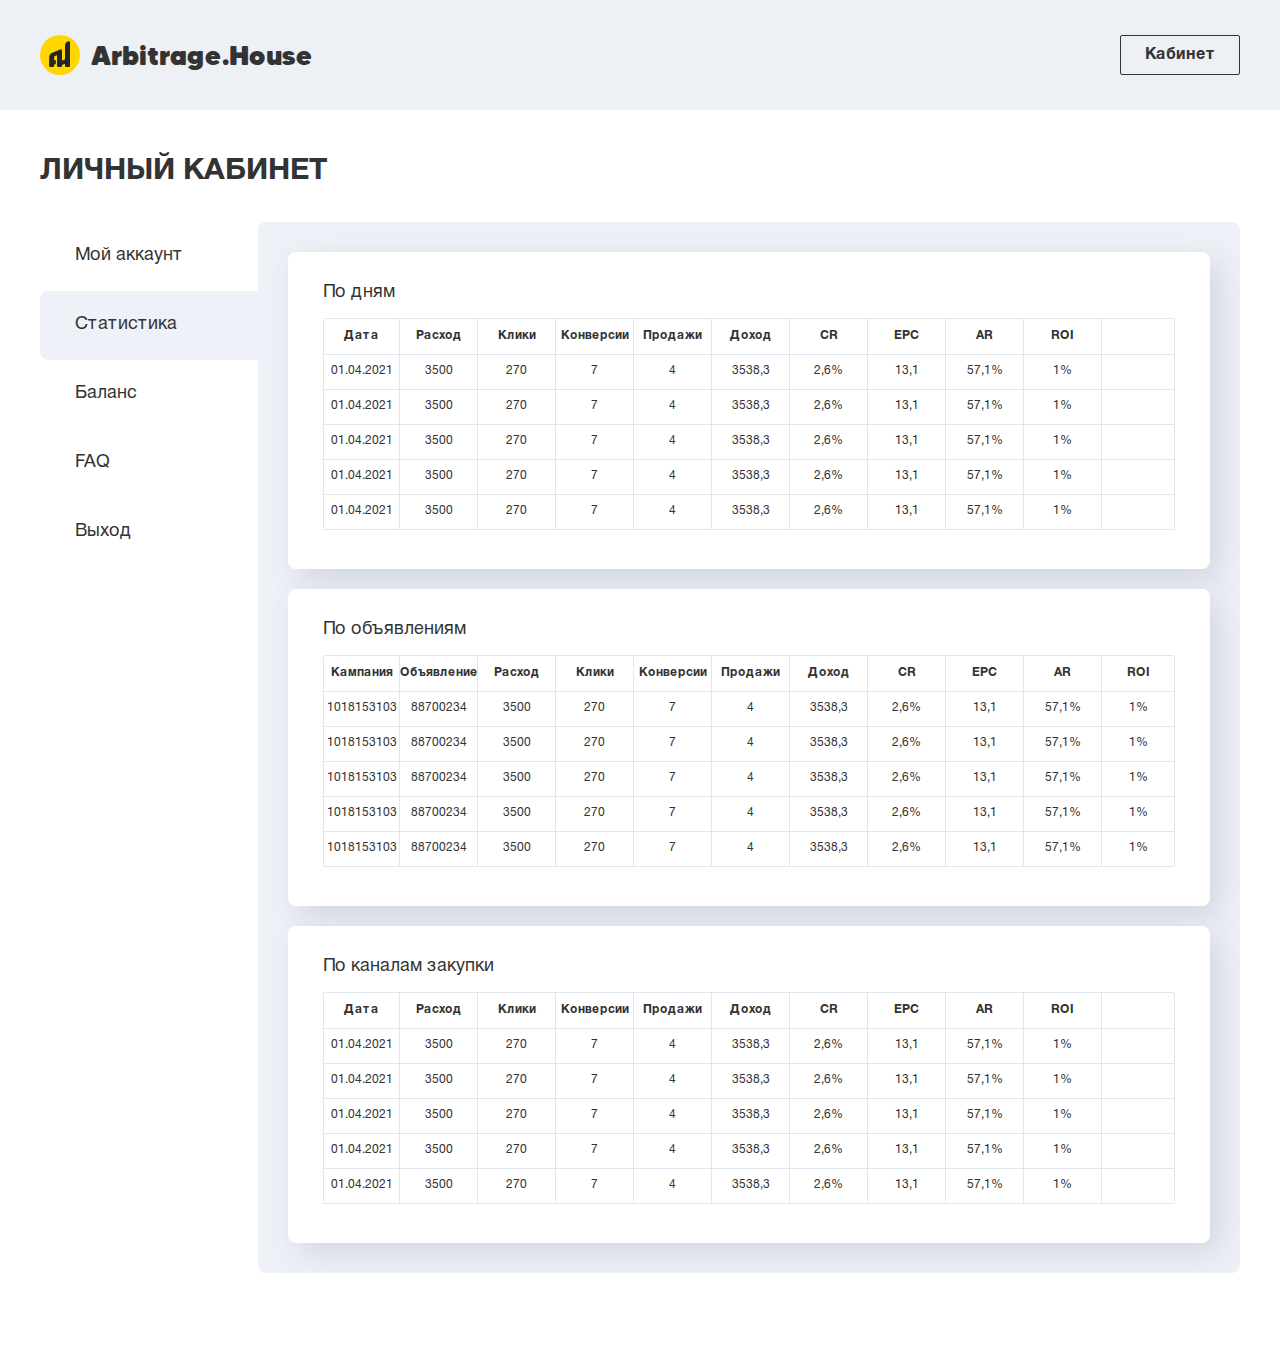
<file: pages/Stats.html>
<!DOCTYPE html>
<html lang="en">

<head>
  <meta charset="UTF-8">
  <meta http-equiv="X-UA-Compatible" content="IE=edge">
  <meta name="viewport" content="width=device-width, initial-scale=1.0">
  <title>Статистика</title>

  <link rel="stylesheet" href="./../src/styles/normalize.css" />
  <link rel="stylesheet" href="./../src/assets/fonts/fonts.css" />
  <link rel="stylesheet" href="./../src/styles/index.css" />
  <link rel="stylesheet" href="./../src/styles/stats.css" />
</head>

<body>
  <input class="menu-checkbox popup-checkbox" type="checkbox" name="" id="menu-checkbox" />

  <div class="popup popup-menu">
    <label class="menu-close-wrapper menu-label" for="menu-checkbox">
      <img class="menu-close-icon" src="./../src/assets/images/menu-close.svg" alt="" />
    </label>

    <div class="popup-menu-content">
      <div class="popup-menu-logo">
        <img src="./../src/assets/images/agency-logo.svg" alt="" class="header-logo" />

        <h1 class="header-title">Arbitrage.House</h1>
      </div>

      <div class="popup-menu-nav">
        <ul class="popup-nav pages-menu">
          <li class="menu-item">
            <a href="./../index.html" class="menu-link">
              <span>Мой аккаунт</span>
            </a>
          </li>

          <li class="menu-item menu-item-active">
            <a href="./stats.html" class="menu-link">
              <span>Статистика</span>
            </a>
          </li>

          <li class="menu-item">
            <a href="./balance.html" class="menu-link">
              <span>Баланс</span>
            </a>
          </li>

          <li class="menu-item">
            <a href="./faq.html" class="menu-link">
              <span>FAQ</span>
            </a>
          </li>

          <li class="menu-item">
            <a href="#" class="menu-link">
              <span>Выход</span>
            </a>
          </li>
        </ul>
      </div>

      <div class="popup-menu-support">
        <span class="menu-support-title bold">Техподдержка:</span>
        <div class="telegram-wrapper">
          <img class="telegram-logo" src="./../src/assets/images/tg-logo.svg" alt="" />
          <a class="telegram-link" href="#">@Arbitrage.House</a>
        </div>
      </div>
    </div>
  </div>

  <header class="header">
    <div class="header-content">
      <div class="header-logo-wrapper">
        <img src="./../src/assets/images/agency-logo.svg" alt="" class="header-logo" />

        <h1 class="header-title">Arbitrage.House</h1>
      </div>

      <div class="header-button-wrapper">
        <button class="header-button">
          <span>Кабинет</span>
        </button>

        <label class="header-burger mobile menu-label" for="menu-checkbox">
          <img class="header-burger-image" src="./../src/assets/images/menu-burger.svg" alt="" />
        </label>
      </div>
    </div>
  </header>

  <main class="main">
    <div class="main-content">
      <div class="page-title-wrapper">
        <h2 class="page-title">ЛИЧНЫЙ КАБИНЕТ</h2>

        <p class="page-title-sub mobile">Статистика</p>
      </div>

      <div class="main-columns">
        <div class="main-menu">
          <ul class="pages-menu">
            <li class="menu-item">
              <a href="./../index.html" class="menu-link">
                <span>Мой аккаунт</span>
              </a>
            </li>

            <li class="menu-item menu-item-active">
              <a href="./stats.html" class="menu-link">
                <span>Статистика</span>
              </a>
            </li>

            <li class="menu-item">
              <a href="./balance.html" class="menu-link">
                <span>Баланс</span>
              </a>
            </li>

            <li class="menu-item">
              <a href="./faq.html" class="menu-link">
                <span>FAQ</span>
              </a>
            </li>

            <li class="menu-item">
              <a href="#" class="menu-link">
                <span>Выход</span>
              </a>
            </li>
          </ul>
        </div>

        <div class="main-column">
          <div class="column-card column-card-table">
            <div class="column-card-header">
              <h3 class="column-card-title">По дням</h3>
            </div>

            <div class="column-card-content">
              <div class="card-content">
                <div class="stats-table-wrapper">
                  <div class="stats-table">

                    <div class="stats-table-row stats-table-header">
                      <span class="table-header-item stats-table-item">Дата</span>
                      <span class="table-header-item stats-table-item">Расход</span>
                      <span class="table-header-item stats-table-item">Клики</span>
                      <span class="table-header-item stats-table-item">Конверсии</span>
                      <span class="table-header-item stats-table-item">Продажи</span>
                      <span class="table-header-item stats-table-item">Доход</span>
                      <span class="table-header-item stats-table-item">CR</span>
                      <span class="table-header-item stats-table-item">EPC</span>
                      <span class="table-header-item stats-table-item">AR</span>
                      <span class="table-header-item stats-table-item">ROI</span>
                      <span class="table-header-item stats-table-item"></span>
                    </div>

                    <div class="stats-table-row">
                      <span class="stats-row-item stats-table-item">01.04.2021</span>
                      <span class="stats-row-item stats-table-item">3500</span>
                      <span class="stats-row-item stats-table-item">270</span>
                      <span class="stats-row-item stats-table-item">7</span>
                      <span class="stats-row-item stats-table-item">4</span>
                      <span class="stats-row-item stats-table-item">3538,3</span>
                      <span class="stats-row-item stats-table-item">2,6%</span>
                      <span class="stats-row-item stats-table-item">13,1</span>
                      <span class="stats-row-item stats-table-item">57,1%</span>
                      <span class="stats-row-item stats-table-item">1%</span>
                      <span class="stats-row-item stats-table-item"></span>
                    </div>

                    <div class="stats-table-row">
                      <span class="stats-row-item stats-table-item">01.04.2021</span>
                      <span class="stats-row-item stats-table-item">3500</span>
                      <span class="stats-row-item stats-table-item">270</span>
                      <span class="stats-row-item stats-table-item">7</span>
                      <span class="stats-row-item stats-table-item">4</span>
                      <span class="stats-row-item stats-table-item">3538,3</span>
                      <span class="stats-row-item stats-table-item">2,6%</span>
                      <span class="stats-row-item stats-table-item">13,1</span>
                      <span class="stats-row-item stats-table-item">57,1%</span>
                      <span class="stats-row-item stats-table-item">1%</span>
                      <span class="stats-row-item stats-table-item"></span>
                    </div>

                    <div class="stats-table-row">
                      <span class="stats-row-item stats-table-item">01.04.2021</span>
                      <span class="stats-row-item stats-table-item">3500</span>
                      <span class="stats-row-item stats-table-item">270</span>
                      <span class="stats-row-item stats-table-item">7</span>
                      <span class="stats-row-item stats-table-item">4</span>
                      <span class="stats-row-item stats-table-item">3538,3</span>
                      <span class="stats-row-item stats-table-item">2,6%</span>
                      <span class="stats-row-item stats-table-item">13,1</span>
                      <span class="stats-row-item stats-table-item">57,1%</span>
                      <span class="stats-row-item stats-table-item">1%</span>
                      <span class="stats-row-item stats-table-item"></span>
                    </div>

                    <div class="stats-table-row">
                      <span class="stats-row-item stats-table-item">01.04.2021</span>
                      <span class="stats-row-item stats-table-item">3500</span>
                      <span class="stats-row-item stats-table-item">270</span>
                      <span class="stats-row-item stats-table-item">7</span>
                      <span class="stats-row-item stats-table-item">4</span>
                      <span class="stats-row-item stats-table-item">3538,3</span>
                      <span class="stats-row-item stats-table-item">2,6%</span>
                      <span class="stats-row-item stats-table-item">13,1</span>
                      <span class="stats-row-item stats-table-item">57,1%</span>
                      <span class="stats-row-item stats-table-item">1%</span>
                      <span class="stats-row-item stats-table-item"></span>
                    </div>

                    <div class="stats-table-row">
                      <span class="stats-row-item stats-table-item">01.04.2021</span>
                      <span class="stats-row-item stats-table-item">3500</span>
                      <span class="stats-row-item stats-table-item">270</span>
                      <span class="stats-row-item stats-table-item">7</span>
                      <span class="stats-row-item stats-table-item">4</span>
                      <span class="stats-row-item stats-table-item">3538,3</span>
                      <span class="stats-row-item stats-table-item">2,6%</span>
                      <span class="stats-row-item stats-table-item">13,1</span>
                      <span class="stats-row-item stats-table-item">57,1%</span>
                      <span class="stats-row-item stats-table-item">1%</span>
                      <span class="stats-row-item stats-table-item"></span>
                    </div>

                  </div>
                </div>
              </div>
            </div>
          </div>

          <div class="column-card column-card-table">
            <div class="column-card-header">
              <h3 class="column-card-title">По объявлениям</h3>
            </div>

            <div class="column-card-content">
              <div class="card-content">
                <div class="stats-table-wrapper">
                  <div class="stats-table">

                    <div class="stats-table-row stats-table-header">
                      <span class="table-header-item stats-table-item">Кампания</span>
                      <span class="table-header-item stats-table-item">Объявление</span>
                      <span class="table-header-item stats-table-item">Расход</span>
                      <span class="table-header-item stats-table-item">Клики</span>
                      <span class="table-header-item stats-table-item">Конверсии</span>
                      <span class="table-header-item stats-table-item">Продажи</span>
                      <span class="table-header-item stats-table-item">Доход</span>
                      <span class="table-header-item stats-table-item">CR</span>
                      <span class="table-header-item stats-table-item">EPC</span>
                      <span class="table-header-item stats-table-item">AR</span>
                      <span class="table-header-item stats-table-item">ROI</span>
                    </div>

                    <div class="stats-table-row">
                      <span class="stats-row-item stats-table-item">1018153103</span>
                      <span class="stats-row-item stats-table-item">88700234</span>
                      <span class="stats-row-item stats-table-item">3500</span>
                      <span class="stats-row-item stats-table-item">270</span>
                      <span class="stats-row-item stats-table-item">7</span>
                      <span class="stats-row-item stats-table-item">4</span>
                      <span class="stats-row-item stats-table-item">3538,3</span>
                      <span class="stats-row-item stats-table-item">2,6%</span>
                      <span class="stats-row-item stats-table-item">13,1</span>
                      <span class="stats-row-item stats-table-item">57,1%</span>
                      <span class="stats-row-item stats-table-item">1%</span>
                    </div>

                    <div class="stats-table-row">
                      <span class="stats-row-item stats-table-item">1018153103</span>
                      <span class="stats-row-item stats-table-item">88700234</span>
                      <span class="stats-row-item stats-table-item">3500</span>
                      <span class="stats-row-item stats-table-item">270</span>
                      <span class="stats-row-item stats-table-item">7</span>
                      <span class="stats-row-item stats-table-item">4</span>
                      <span class="stats-row-item stats-table-item">3538,3</span>
                      <span class="stats-row-item stats-table-item">2,6%</span>
                      <span class="stats-row-item stats-table-item">13,1</span>
                      <span class="stats-row-item stats-table-item">57,1%</span>
                      <span class="stats-row-item stats-table-item">1%</span>
                    </div>

                    <div class="stats-table-row">
                      <span class="stats-row-item stats-table-item">1018153103</span>
                      <span class="stats-row-item stats-table-item">88700234</span>
                      <span class="stats-row-item stats-table-item">3500</span>
                      <span class="stats-row-item stats-table-item">270</span>
                      <span class="stats-row-item stats-table-item">7</span>
                      <span class="stats-row-item stats-table-item">4</span>
                      <span class="stats-row-item stats-table-item">3538,3</span>
                      <span class="stats-row-item stats-table-item">2,6%</span>
                      <span class="stats-row-item stats-table-item">13,1</span>
                      <span class="stats-row-item stats-table-item">57,1%</span>
                      <span class="stats-row-item stats-table-item">1%</span>
                    </div>

                    <div class="stats-table-row">
                      <span class="stats-row-item stats-table-item">1018153103</span>
                      <span class="stats-row-item stats-table-item">88700234</span>
                      <span class="stats-row-item stats-table-item">3500</span>
                      <span class="stats-row-item stats-table-item">270</span>
                      <span class="stats-row-item stats-table-item">7</span>
                      <span class="stats-row-item stats-table-item">4</span>
                      <span class="stats-row-item stats-table-item">3538,3</span>
                      <span class="stats-row-item stats-table-item">2,6%</span>
                      <span class="stats-row-item stats-table-item">13,1</span>
                      <span class="stats-row-item stats-table-item">57,1%</span>
                      <span class="stats-row-item stats-table-item">1%</span>
                    </div>

                    <div class="stats-table-row">
                      <span class="stats-row-item stats-table-item">1018153103</span>
                      <span class="stats-row-item stats-table-item">88700234</span>
                      <span class="stats-row-item stats-table-item">3500</span>
                      <span class="stats-row-item stats-table-item">270</span>
                      <span class="stats-row-item stats-table-item">7</span>
                      <span class="stats-row-item stats-table-item">4</span>
                      <span class="stats-row-item stats-table-item">3538,3</span>
                      <span class="stats-row-item stats-table-item">2,6%</span>
                      <span class="stats-row-item stats-table-item">13,1</span>
                      <span class="stats-row-item stats-table-item">57,1%</span>
                      <span class="stats-row-item stats-table-item">1%</span>
                    </div>

                  </div>
                </div>
              </div>
            </div>
          </div>

          <div class="column-card column-card-table">
            <div class="column-card-header">
              <h3 class="column-card-title">По каналам закупки</h3>
            </div>

            <div class="column-card-content">
              <div class="card-content">
                <div class="stats-table-wrapper">
                  <div class="stats-table">

                    <div class="stats-table-row stats-table-header">
                      <span class="table-header-item stats-table-item">Дата</span>
                      <span class="table-header-item stats-table-item">Расход</span>
                      <span class="table-header-item stats-table-item">Клики</span>
                      <span class="table-header-item stats-table-item">Конверсии</span>
                      <span class="table-header-item stats-table-item">Продажи</span>
                      <span class="table-header-item stats-table-item">Доход</span>
                      <span class="table-header-item stats-table-item">CR</span>
                      <span class="table-header-item stats-table-item">EPC</span>
                      <span class="table-header-item stats-table-item">AR</span>
                      <span class="table-header-item stats-table-item">ROI</span>
                      <span class="table-header-item stats-table-item"></span>
                    </div>

                    <div class="stats-table-row">
                      <span class="stats-row-item stats-table-item">01.04.2021</span>
                      <span class="stats-row-item stats-table-item">3500</span>
                      <span class="stats-row-item stats-table-item">270</span>
                      <span class="stats-row-item stats-table-item">7</span>
                      <span class="stats-row-item stats-table-item">4</span>
                      <span class="stats-row-item stats-table-item">3538,3</span>
                      <span class="stats-row-item stats-table-item">2,6%</span>
                      <span class="stats-row-item stats-table-item">13,1</span>
                      <span class="stats-row-item stats-table-item">57,1%</span>
                      <span class="stats-row-item stats-table-item">1%</span>
                      <span class="stats-row-item stats-table-item"></span>
                    </div>

                    <div class="stats-table-row">
                      <span class="stats-row-item stats-table-item">01.04.2021</span>
                      <span class="stats-row-item stats-table-item">3500</span>
                      <span class="stats-row-item stats-table-item">270</span>
                      <span class="stats-row-item stats-table-item">7</span>
                      <span class="stats-row-item stats-table-item">4</span>
                      <span class="stats-row-item stats-table-item">3538,3</span>
                      <span class="stats-row-item stats-table-item">2,6%</span>
                      <span class="stats-row-item stats-table-item">13,1</span>
                      <span class="stats-row-item stats-table-item">57,1%</span>
                      <span class="stats-row-item stats-table-item">1%</span>
                      <span class="stats-row-item stats-table-item"></span>
                    </div>

                    <div class="stats-table-row">
                      <span class="stats-row-item stats-table-item">01.04.2021</span>
                      <span class="stats-row-item stats-table-item">3500</span>
                      <span class="stats-row-item stats-table-item">270</span>
                      <span class="stats-row-item stats-table-item">7</span>
                      <span class="stats-row-item stats-table-item">4</span>
                      <span class="stats-row-item stats-table-item">3538,3</span>
                      <span class="stats-row-item stats-table-item">2,6%</span>
                      <span class="stats-row-item stats-table-item">13,1</span>
                      <span class="stats-row-item stats-table-item">57,1%</span>
                      <span class="stats-row-item stats-table-item">1%</span>
                      <span class="stats-row-item stats-table-item"></span>
                    </div>

                    <div class="stats-table-row">
                      <span class="stats-row-item stats-table-item">01.04.2021</span>
                      <span class="stats-row-item stats-table-item">3500</span>
                      <span class="stats-row-item stats-table-item">270</span>
                      <span class="stats-row-item stats-table-item">7</span>
                      <span class="stats-row-item stats-table-item">4</span>
                      <span class="stats-row-item stats-table-item">3538,3</span>
                      <span class="stats-row-item stats-table-item">2,6%</span>
                      <span class="stats-row-item stats-table-item">13,1</span>
                      <span class="stats-row-item stats-table-item">57,1%</span>
                      <span class="stats-row-item stats-table-item">1%</span>
                      <span class="stats-row-item stats-table-item"></span>
                    </div>

                    <div class="stats-table-row">
                      <span class="stats-row-item stats-table-item">01.04.2021</span>
                      <span class="stats-row-item stats-table-item">3500</span>
                      <span class="stats-row-item stats-table-item">270</span>
                      <span class="stats-row-item stats-table-item">7</span>
                      <span class="stats-row-item stats-table-item">4</span>
                      <span class="stats-row-item stats-table-item">3538,3</span>
                      <span class="stats-row-item stats-table-item">2,6%</span>
                      <span class="stats-row-item stats-table-item">13,1</span>
                      <span class="stats-row-item stats-table-item">57,1%</span>
                      <span class="stats-row-item stats-table-item">1%</span>
                      <span class="stats-row-item stats-table-item"></span>
                    </div>

                  </div>
                </div>
              </div>
            </div>
          </div>

        </div>
      </div>
  </main>
</body>


<script src="./../src/scripts/index.js"></script>

</html>
</file>
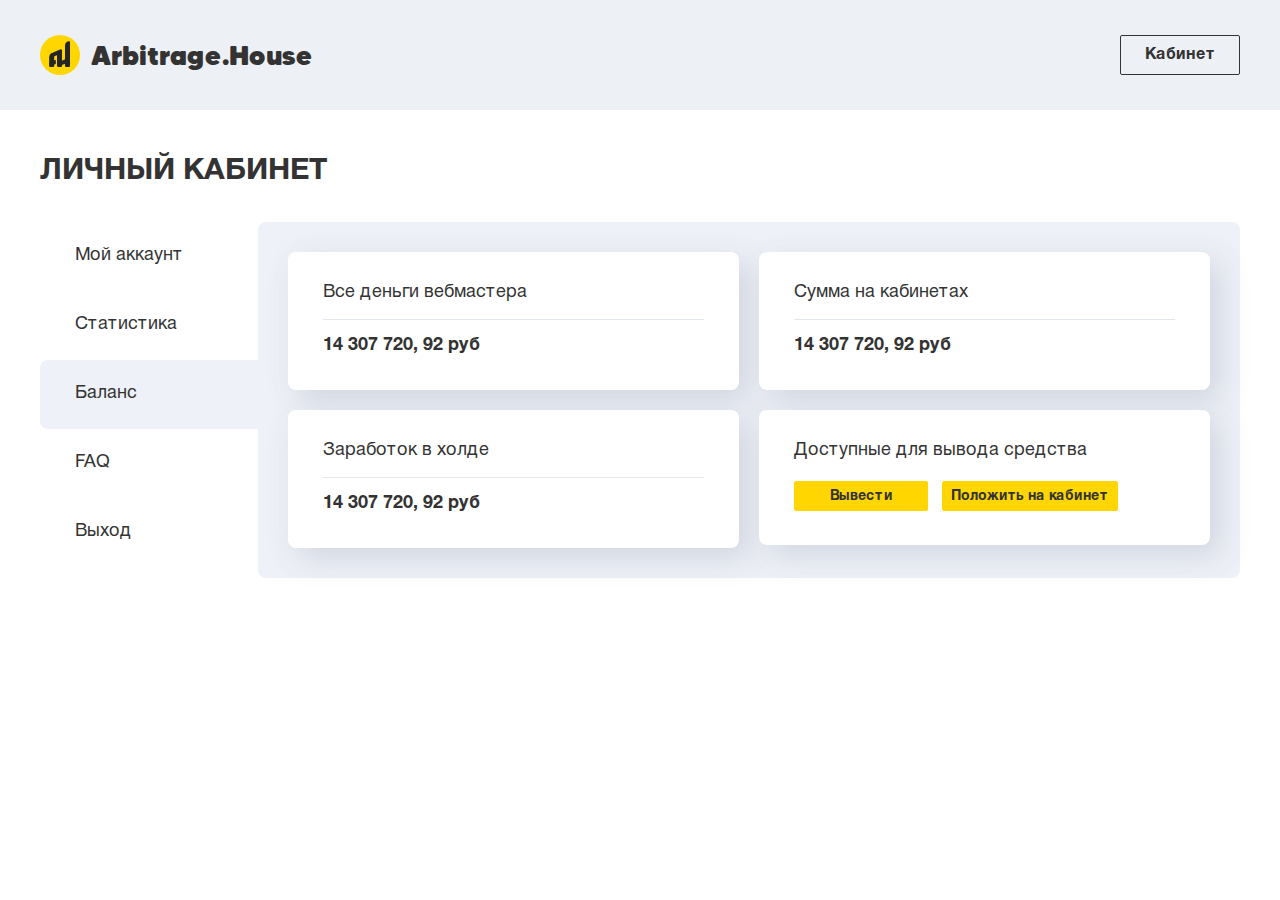
<file: Cabinet/pages/balance.html>
<!DOCTYPE html>
<html lang="en">

<head>
  <meta charset="UTF-8">
  <meta http-equiv="X-UA-Compatible" content="IE=edge">
  <meta name="viewport" content="width=device-width, initial-scale=1.0">
  <title>Баланс</title>

  <link rel="stylesheet" href="./../src/styles/normalize.css" />
  <link rel="stylesheet" href="./../src/assets/fonts/fonts.css" />
  <link rel="stylesheet" href="./../src/styles/index.css" />
  <link rel="stylesheet" href="./../src/styles/balance.css" />
</head>

<body>
  <input class="menu-checkbox popup-checkbox" type="checkbox" name="" id="menu-checkbox" />

  <div class="popup popup-menu">
    <label class="menu-close-wrapper menu-label" for="menu-checkbox">
      <img class="menu-close-icon" src="./../src/assets/images/menu-close.svg" alt="" />
    </label>

    <div class="popup-menu-content">
      <div class="popup-menu-logo">
        <img src="./../src/assets/images/agency-logo.svg" alt="" class="header-logo" />

        <h1 class="header-title">Arbitrage.House</h1>
      </div>

      <div class="popup-menu-nav">
        <ul class="popup-nav pages-menu">
          <li class="menu-item">
            <a href="./../index.html" class="menu-link">
              <span>Мой аккаунт</span>
            </a>
          </li>

          <li class="menu-item menu-item-active">
            <a href="./stats.html" class="menu-link">
              <span>Статистика</span>
            </a>
          </li>

          <li class="menu-item">
            <a href="./balance.html" class="menu-link">
              <span>Баланс</span>
            </a>
          </li>

          <li class="menu-item">
            <a href="./faq.html" class="menu-link">
              <span>FAQ</span>
            </a>
          </li>

          <li class="menu-item">
            <a href="./../../index.html" class="menu-link">
              <span>Выход</span>
            </a>
          </li>
        </ul>
      </div>

      <div class="popup-menu-support">
        <span class="menu-support-title bold">Техподдержка:</span>
        <div class="telegram-wrapper">
          <img class="telegram-logo" src="./../src/assets/images/tg-logo.svg" alt="" />
          <a class="telegram-link" href="#">@Arbitrage.House</a>
        </div>
      </div>
    </div>
  </div>

  <header class="header">
    <div class="header-content">
      <div class="header-logo-wrapper">
        <img src="./../src/assets/images/agency-logo.svg" alt="" class="header-logo" />

        <h1 class="header-title">Arbitrage.House</h1>
      </div>

      <div class="header-button-wrapper">
        <button class="header-button">
          <span>Кабинет</span>
        </button>

        <label class="header-burger mobile menu-label" for="menu-checkbox">
          <img class="header-burger-image" src="./../src/assets/images/menu-burger.svg" alt="" />
        </label>
      </div>
    </div>
  </header>

  <main class="main">
    <div class="main-content">
      <div class="page-title-wrapper">
        <h2 class="page-title">ЛИЧНЫЙ КАБИНЕТ</h2>

        <p class="page-title-sub mobile">Баланс</p>
      </div>

      <div class="main-columns">
        <div class="main-menu">
          <ul class="pages-menu">
            <li class="menu-item">
              <a href="./../index.html" class="menu-link">
                <span>Мой аккаунт</span>
              </a>
            </li>

            <li class="menu-item">
              <a href="./stats.html" class="menu-link">
                <span>Статистика</span>
              </a>
            </li>

            <li class="menu-item menu-item-active">
              <a href="./balance.html" class="menu-link">
                <span>Баланс</span>
              </a>
            </li>

            <li class="menu-item">
              <a href="./faq.html" class="menu-link">
                <span>FAQ</span>
              </a>
            </li>

            <li class="menu-item">
              <a href="./../../index.html" class="menu-link">
                <span>Выход</span>
              </a>
            </li>
          </ul>
        </div>

        <div class="main-column">

          <div class="column-card column-card-table">
            <div class="column-card-header">
              <h3 class="column-card-title">Все деньги вебмастера</h3>
            </div>

            <div class="column-card-content">
              <div class="card-content">
                <span class="money-amount">
                  14 307 720, 92 руб
                </span>
              </div>
            </div>
          </div>

          <div class="column-card column-card-table">
            <div class="column-card-header">
              <h3 class="column-card-title">Сумма на кабинетах</h3>
            </div>

            <div class="column-card-content">
              <div class="card-content">
                <span class="money-amount">
                  14 307 720, 92 руб
                </span>
              </div>
            </div>
          </div>

          <div class="column-card column-card-table">
            <div class="column-card-header">
              <h3 class="column-card-title">Заработок в холде</h3>
            </div>

            <div class="column-card-content">
              <div class="card-content">
                <span class="money-amount">
                  14 307 720, 92 руб
                </span>
              </div>
            </div>
          </div>

          <div class="column-card column-card-table column-card-withdraw">
            <div class="column-card-header">
              <h3 class="column-card-title">Доступные для вывода средства</h3>
            </div>

            <div class="column-card-content">
              <div class="card-content">
                <div class="withdraw-buttons">
                  <a href="./withdraw.html" class="withdraw-button yellow-button">
                    Вывести
                  </a>

                  <a href="./withdraw.html" class="withdraw-button yellow-button">
                    Положить на кабинет
                  </a>
                </div>
              </div>
            </div>
          </div>

        </div>
      </div>
  </main>
</body>


<script src="./../src/scripts/index.js"></script>

</html>
</file>
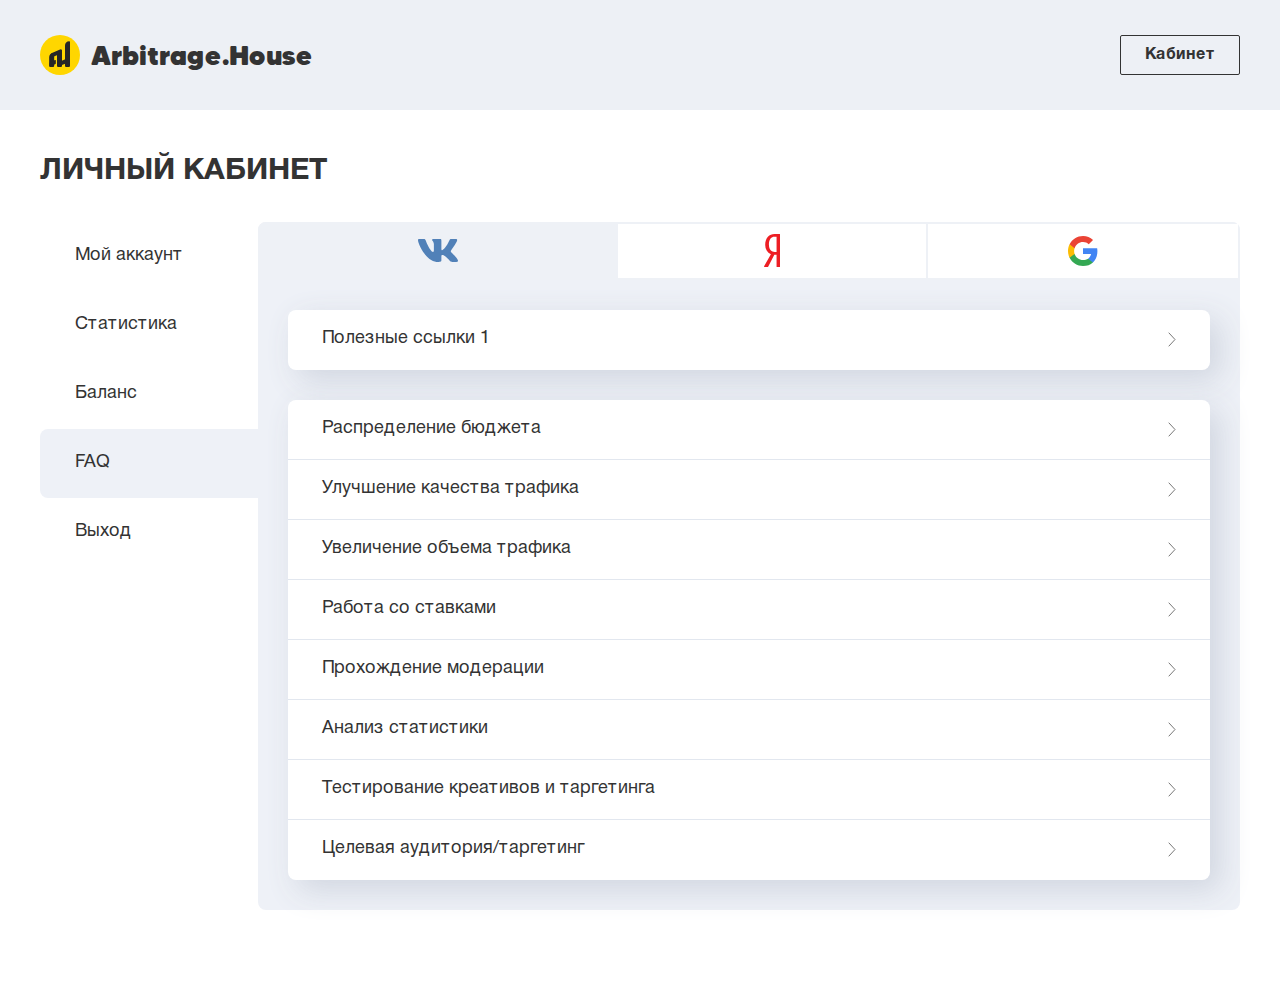
<file: Cabinet/pages/faq.html>
<!DOCTYPE html>
<html lang="en">

<head>
  <meta charset="UTF-8">
  <meta http-equiv="X-UA-Compatible" content="IE=edge">
  <meta name="viewport" content="width=device-width, initial-scale=1.0">
  <title>FAQ</title>

  <link rel="stylesheet" href="./../src/styles/normalize.css" />
  <link rel="stylesheet" href="./../src/assets/fonts/fonts.css" />
  <link rel="stylesheet" href="./../src/styles/index.css" />
  <link rel="stylesheet" href="./../src/styles/faq.css" />
</head>

<body>
  <input class="menu-checkbox popup-checkbox" type="checkbox" name="" id="menu-checkbox" />

  <div class="popup popup-menu">
    <label class="menu-close-wrapper menu-label" for="menu-checkbox">
      <img class="menu-close-icon" src="./../src/assets/images/menu-close.svg" alt="" />
    </label>

    <div class="popup-menu-content">
      <div class="popup-menu-logo">
        <img src="./../src/assets/images/agency-logo.svg" alt="" class="header-logo" />

        <h1 class="header-title">Arbitrage.House</h1>
      </div>

      <div class="popup-menu-nav">
        <ul class="popup-nav pages-menu">
          <li class="menu-item">
            <a href="./../index.html" class="menu-link">
              <span>Мой аккаунт</span>
            </a>
          </li>

          <li class="menu-item">
            <a href="./stats.html" class="menu-link">
              <span>Статистика</span>
            </a>
          </li>

          <li class="menu-item">
            <a href="./balance.html" class="menu-link">
              <span>Баланс</span>
            </a>
          </li>

          <li class="menu-item menu-item-active">
            <a href="./faq.html" class="menu-link">
              <span>FAQ</span>
            </a>
          </li>

          <li class="menu-item">
            <a href="./../../index.html" class="menu-link">
              <span>Выход</span>
            </a>
          </li>
        </ul>
      </div>

      <div class="popup-menu-support">
        <span class="menu-support-title bold">Техподдержка:</span>
        <div class="telegram-wrapper">
          <img class="telegram-logo" src="./../src/assets/images/tg-logo.svg" alt="" />
          <a class="telegram-link" href="#">@Arbitrage.House</a>
        </div>
      </div>
    </div>
  </div>

  <header class="header">
    <div class="header-content">
      <div class="header-logo-wrapper">
        <img src="./../src/assets/images/agency-logo.svg" alt="" class="header-logo" />

        <h1 class="header-title">Arbitrage.House</h1>
      </div>

      <div class="header-button-wrapper">
        <button class="header-button">
          <span>Кабинет</span>
        </button>

        <label class="header-burger mobile menu-label" for="menu-checkbox">
          <img class="header-burger-image" src="./../src/assets/images/menu-burger.svg" alt="" />
        </label>
      </div>
    </div>
  </header>

  <main class="main">
    <div class="main-content">
      <div class="page-title-wrapper">
        <h2 class="page-title">ЛИЧНЫЙ КАБИНЕТ</h2>

        <p class="page-title-sub mobile">FAQ</p>
      </div>

      <div class="main-columns">

        <div class="main-menu">
          <ul class="pages-menu">
            <li class="menu-item">
              <a href="./../index.html" class="menu-link">
                <span>Мой аккаунт</span>
              </a>
            </li>

            <li class="menu-item">
              <a href="./stats.html" class="menu-link">
                <span>Статистика</span>
              </a>
            </li>

            <li class="menu-item">
              <a href="./balance.html" class="menu-link">
                <span>Баланс</span>
              </a>
            </li>

            <li class="menu-item menu-item-active">
              <a href="./faq.html" class="menu-link">
                <span>FAQ</span>
              </a>
            </li>

            <li class="menu-item">
              <a href="./../../index.html" class="menu-link">
                <span>Выход</span>
              </a>
            </li>
          </ul>
        </div>

        <div class="main-column">

          <input class="content-radio-1" checked type="radio" name="content-radio" id="content-change-1">
          <input class="content-radio-2" type="radio" name="content-radio" id="content-change-2">
          <input class="content-radio-3" type="radio" name="content-radio" id="content-change-3">

          <div class="radios-wrapper">

            <label class="radio-label radio-label-1" for="content-change-1">
              <img class="radio-social-logo" src="./../src/assets/images/FAQ/vk-logo.svg" alt="" />
            </label>

            <label class="radio-label radio-label-2" for="content-change-2">
              <img class="radio-social-logo" src="./../src/assets/images/FAQ/yandex-logo.svg" alt="" />
            </label>

            <label class="radio-label radio-label-3" for="content-change-3">
              <img class="radio-social-logo" src="./../src/assets/images/FAQ/google-logo.svg" alt="" />
            </label>

          </div>

          <div class="cards-wrapper cards-wrapper-1">

            <div class="column-card">

              <div class="droplist-container">
                <input class="droplist-checkbox" type="checkbox" name="" id="droplist-checkbox-1">
                <label class="column-card-header" for="droplist-checkbox-1">
                  <h3 class="column-card-title">Полезные ссылки 1</h3>

                  <img class="header-dropdown" src="./../src/assets/images/dropdown.svg" alt="" />
                </label>

                <div class="column-card-content">
                  <div class="card-content">
                    <p class="droplist-paragraph">
                      Lorem ipsum dolor sit amet, consectetur adipiscing elit, sed do eiusmod tempor incididunt ut
                      labore
                      et
                      dolore magna aliqua. Ut enim ad minim veniam, quis nostrud exercitation ullamco laboris nisi ut
                      aliquip ex ea commodo consequat. Duis aute irure dolor in reprehenderit in voluptate velit esse
                      cillum
                      dolore eu fugiat nulla pariatur. Excepteur sint occaecat cupidatat non proident, sunt in culpa qui
                      officia deserunt mollit anim id est laborum.
                    </p>
                  </div>
                </div>
              </div>

            </div>

            <div class="column-card">

              <div class="droplist-container">
                <input class="droplist-checkbox" type="checkbox" name="" id="droplist-checkbox-2">

                <label class="column-card-header" for="droplist-checkbox-2">
                  <h3 class="column-card-title">Распределение бюджета</h3>

                  <img class="header-dropdown" src="./../src/assets/images/dropdown.svg" alt="" />
                </label>

                <div class="column-card-content">
                  <div class="card-content">
                    <p class="droplist-paragraph">
                      Lorem ipsum dolor sit amet, consectetur adipiscing elit, sed do eiusmod tempor incididunt ut
                      labore
                      et
                      dolore magna aliqua. Ut enim ad minim veniam, quis nostrud exercitation ullamco laboris nisi ut
                      aliquip ex ea commodo consequat. Duis aute irure dolor in reprehenderit in voluptate velit esse
                      cillum
                      dolore eu fugiat nulla pariatur. Excepteur sint occaecat cupidatat non proident, sunt in culpa qui
                      officia deserunt mollit anim id est laborum.
                    </p>
                  </div>
                </div>
              </div>

              <div class="droplist-container">
                <input class="droplist-checkbox" type="checkbox" name="" id="droplist-checkbox-3">

                <label class="column-card-header" for="droplist-checkbox-3">
                  <h3 class="column-card-title">Улучшение качества трафика</h3>

                  <img class="header-dropdown" src="./../src/assets/images/dropdown.svg" alt="" />
                </label>

                <div class="column-card-content">
                  <div class="card-content">
                    <p class="droplist-paragraph">
                      Lorem ipsum dolor sit amet, consectetur adipiscing elit, sed do eiusmod tempor incididunt ut
                      labore
                      et
                      dolore magna aliqua. Ut enim ad minim veniam, quis nostrud exercitation ullamco laboris nisi ut
                      aliquip ex ea commodo consequat. Duis aute irure dolor in reprehenderit in voluptate velit esse
                      cillum
                      dolore eu fugiat nulla pariatur. Excepteur sint occaecat cupidatat non proident, sunt in culpa qui
                      officia deserunt mollit anim id est laborum.
                    </p>
                  </div>
                </div>
              </div>

              <div class="droplist-container">
                <input class="droplist-checkbox" type="checkbox" name="" id="droplist-checkbox-4">

                <label class="column-card-header" for="droplist-checkbox-4">
                  <h3 class="column-card-title">Увеличение объема трафика</h3>

                  <img class="header-dropdown" src="./../src/assets/images/dropdown.svg" alt="" />
                </label>

                <div class="column-card-content">
                  <div class="card-content">
                    <p class="droplist-paragraph">
                      Lorem ipsum dolor sit amet, consectetur adipiscing elit, sed do eiusmod tempor incididunt ut
                      labore
                      et
                      dolore magna aliqua. Ut enim ad minim veniam, quis nostrud exercitation ullamco laboris nisi ut
                      aliquip ex ea commodo consequat. Duis aute irure dolor in reprehenderit in voluptate velit esse
                      cillum
                      dolore eu fugiat nulla pariatur. Excepteur sint occaecat cupidatat non proident, sunt in culpa qui
                      officia deserunt mollit anim id est laborum.
                    </p>
                  </div>
                </div>
              </div>

              <div class="droplist-container">
                <input class="droplist-checkbox" type="checkbox" name="" id="droplist-checkbox-5">

                <label class="column-card-header" for="droplist-checkbox-5">
                  <h3 class="column-card-title">Работа со ставками</h3>

                  <img class="header-dropdown" src="./../src/assets/images/dropdown.svg" alt="" />
                </label>

                <div class="column-card-content">
                  <div class="card-content">
                    <p class="droplist-paragraph">
                      Lorem ipsum dolor sit amet, consectetur adipiscing elit, sed do eiusmod tempor incididunt ut
                      labore
                      et
                      dolore magna aliqua. Ut enim ad minim veniam, quis nostrud exercitation ullamco laboris nisi ut
                      aliquip ex ea commodo consequat. Duis aute irure dolor in reprehenderit in voluptate velit esse
                      cillum
                      dolore eu fugiat nulla pariatur. Excepteur sint occaecat cupidatat non proident, sunt in culpa qui
                      officia deserunt mollit anim id est laborum.
                    </p>
                  </div>
                </div>
              </div>

              <div class="droplist-container">
                <input class="droplist-checkbox" type="checkbox" name="" id="droplist-checkbox-6">

                <label class="column-card-header" for="droplist-checkbox-6">
                  <h3 class="column-card-title">Прохождение модерации</h3>

                  <img class="header-dropdown" src="./../src/assets/images/dropdown.svg" alt="" />
                </label>

                <div class="column-card-content">
                  <div class="card-content">
                    <p class="droplist-paragraph">
                      Lorem ipsum dolor sit amet, consectetur adipiscing elit, sed do eiusmod tempor incididunt ut
                      labore
                      et
                      dolore magna aliqua. Ut enim ad minim veniam, quis nostrud exercitation ullamco laboris nisi ut
                      aliquip ex ea commodo consequat. Duis aute irure dolor in reprehenderit in voluptate velit esse
                      cillum
                      dolore eu fugiat nulla pariatur. Excepteur sint occaecat cupidatat non proident, sunt in culpa qui
                      officia deserunt mollit anim id est laborum.
                    </p>
                  </div>
                </div>
              </div>

              <div class="droplist-container">
                <input class="droplist-checkbox" type="checkbox" name="" id="droplist-checkbox-7">

                <label class="column-card-header" for="droplist-checkbox-7">
                  <h3 class="column-card-title">Анализ статистики</h3>

                  <img class="header-dropdown" src="./../src/assets/images/dropdown.svg" alt="" />
                </label>

                <div class="column-card-content">
                  <div class="card-content">
                    <p class="droplist-paragraph">
                      Lorem ipsum dolor sit amet, consectetur adipiscing elit, sed do eiusmod tempor incididunt ut
                      labore
                      et
                      dolore magna aliqua. Ut enim ad minim veniam, quis nostrud exercitation ullamco laboris nisi ut
                      aliquip ex ea commodo consequat. Duis aute irure dolor in reprehenderit in voluptate velit esse
                      cillum
                      dolore eu fugiat nulla pariatur. Excepteur sint occaecat cupidatat non proident, sunt in culpa qui
                      officia deserunt mollit anim id est laborum.
                    </p>
                  </div>
                </div>
              </div>

              <div class="droplist-container">
                <input class="droplist-checkbox" type="checkbox" name="" id="droplist-checkbox-8">

                <label class="column-card-header" for="droplist-checkbox-8">
                  <h3 class="column-card-title">Тестирование креативов и таргетинга</h3>

                  <img class="header-dropdown" src="./../src/assets/images/dropdown.svg" alt="" />
                </label>

                <div class="column-card-content">
                  <div class="card-content">
                    <p class="droplist-paragraph">
                      Lorem ipsum dolor sit amet, consectetur adipiscing elit, sed do eiusmod tempor incididunt ut
                      labore
                      et
                      dolore magna aliqua. Ut enim ad minim veniam, quis nostrud exercitation ullamco laboris nisi ut
                      aliquip ex ea commodo consequat. Duis aute irure dolor in reprehenderit in voluptate velit esse
                      cillum
                      dolore eu fugiat nulla pariatur. Excepteur sint occaecat cupidatat non proident, sunt in culpa qui
                      officia deserunt mollit anim id est laborum.
                    </p>
                  </div>
                </div>
              </div>

              <div class="droplist-container">
                <input class="droplist-checkbox" type="checkbox" name="" id="droplist-checkbox-9">

                <label class="column-card-header" for="droplist-checkbox-9">
                  <h3 class="column-card-title">Целевая аудитория/таргетинг</h3>

                  <img class="header-dropdown" src="./../src/assets/images/dropdown.svg" alt="" />
                </label>

                <div class="column-card-content">
                  <div class="card-content">
                    <p class="droplist-paragraph">
                      Lorem ipsum dolor sit amet, consectetur adipiscing elit, sed do eiusmod tempor incididunt ut
                      labore
                      et
                      dolore magna aliqua. Ut enim ad minim veniam, quis nostrud exercitation ullamco laboris nisi ut
                      aliquip ex ea commodo consequat. Duis aute irure dolor in reprehenderit in voluptate velit esse
                      cillum
                      dolore eu fugiat nulla pariatur. Excepteur sint occaecat cupidatat non proident, sunt in culpa qui
                      officia deserunt mollit anim id est laborum.
                    </p>
                  </div>
                </div>
              </div>

            </div>

          </div>

          <div class="cards-wrapper cards-wrapper-2">

            <div class="column-card">

              <div class="droplist-container">
                <input class="droplist-checkbox" type="checkbox" name="" id="droplist-checkbox-10">
                <label class="column-card-header" for="droplist-checkbox-10">
                  <h3 class="column-card-title">Полезные ссылки 2</h3>

                  <img class="header-dropdown" src="./../src/assets/images/dropdown.svg" alt="" />
                </label>

                <div class="column-card-content">
                  <div class="card-content">
                    <p class="droplist-paragraph">
                      Lorem ipsum dolor sit amet, consectetur adipiscing elit, sed do eiusmod tempor incididunt ut
                      labore
                      et
                      dolore magna aliqua. Ut enim ad minim veniam, quis nostrud exercitation ullamco laboris nisi ut
                      aliquip ex ea commodo consequat. Duis aute irure dolor in reprehenderit in voluptate velit esse
                      cillum
                      dolore eu fugiat nulla pariatur. Excepteur sint occaecat cupidatat non proident, sunt in culpa qui
                      officia deserunt mollit anim id est laborum.
                    </p>
                  </div>
                </div>
              </div>

            </div>

            <div class="column-card">

              <div class="droplist-container">
                <input class="droplist-checkbox" type="checkbox" name="" id="droplist-checkbox-11">

                <label class="column-card-header" for="droplist-checkbox-11">
                  <h3 class="column-card-title">Распределение бюджета</h3>

                  <img class="header-dropdown" src="./../src/assets/images/dropdown.svg" alt="" />
                </label>

                <div class="column-card-content">
                  <div class="card-content">
                    <p class="droplist-paragraph">
                      Lorem ipsum dolor sit amet, consectetur adipiscing elit, sed do eiusmod tempor incididunt ut
                      labore
                      et
                      dolore magna aliqua. Ut enim ad minim veniam, quis nostrud exercitation ullamco laboris nisi ut
                      aliquip ex ea commodo consequat. Duis aute irure dolor in reprehenderit in voluptate velit esse
                      cillum
                      dolore eu fugiat nulla pariatur. Excepteur sint occaecat cupidatat non proident, sunt in culpa qui
                      officia deserunt mollit anim id est laborum.
                    </p>
                  </div>
                </div>
              </div>

              <div class="droplist-container">
                <input class="droplist-checkbox" type="checkbox" name="" id="droplist-checkbox-12">

                <label class="column-card-header" for="droplist-checkbox-12">
                  <h3 class="column-card-title">Улучшение качества трафика</h3>

                  <img class="header-dropdown" src="./../src/assets/images/dropdown.svg" alt="" />
                </label>

                <div class="column-card-content">
                  <div class="card-content">
                    <p class="droplist-paragraph">
                      Lorem ipsum dolor sit amet, consectetur adipiscing elit, sed do eiusmod tempor incididunt ut
                      labore
                      et
                      dolore magna aliqua. Ut enim ad minim veniam, quis nostrud exercitation ullamco laboris nisi ut
                      aliquip ex ea commodo consequat. Duis aute irure dolor in reprehenderit in voluptate velit esse
                      cillum
                      dolore eu fugiat nulla pariatur. Excepteur sint occaecat cupidatat non proident, sunt in culpa qui
                      officia deserunt mollit anim id est laborum.
                    </p>
                  </div>
                </div>
              </div>

              <div class="droplist-container">
                <input class="droplist-checkbox" type="checkbox" name="" id="droplist-checkbox-13">

                <label class="column-card-header" for="droplist-checkbox-13">
                  <h3 class="column-card-title">Увеличение объема трафика</h3>

                  <img class="header-dropdown" src="./../src/assets/images/dropdown.svg" alt="" />
                </label>

                <div class="column-card-content">
                  <div class="card-content">
                    <p class="droplist-paragraph">
                      Lorem ipsum dolor sit amet, consectetur adipiscing elit, sed do eiusmod tempor incididunt ut
                      labore
                      et
                      dolore magna aliqua. Ut enim ad minim veniam, quis nostrud exercitation ullamco laboris nisi ut
                      aliquip ex ea commodo consequat. Duis aute irure dolor in reprehenderit in voluptate velit esse
                      cillum
                      dolore eu fugiat nulla pariatur. Excepteur sint occaecat cupidatat non proident, sunt in culpa qui
                      officia deserunt mollit anim id est laborum.
                    </p>
                  </div>
                </div>
              </div>

              <div class="droplist-container">
                <input class="droplist-checkbox" type="checkbox" name="" id="droplist-checkbox-14">

                <label class="column-card-header" for="droplist-checkbox-14">
                  <h3 class="column-card-title">Работа со ставками</h3>

                  <img class="header-dropdown" src="./../src/assets/images/dropdown.svg" alt="" />
                </label>

                <div class="column-card-content">
                  <div class="card-content">
                    <p class="droplist-paragraph">
                      Lorem ipsum dolor sit amet, consectetur adipiscing elit, sed do eiusmod tempor incididunt ut
                      labore
                      et
                      dolore magna aliqua. Ut enim ad minim veniam, quis nostrud exercitation ullamco laboris nisi ut
                      aliquip ex ea commodo consequat. Duis aute irure dolor in reprehenderit in voluptate velit esse
                      cillum
                      dolore eu fugiat nulla pariatur. Excepteur sint occaecat cupidatat non proident, sunt in culpa qui
                      officia deserunt mollit anim id est laborum.
                    </p>
                  </div>
                </div>
              </div>

              <div class="droplist-container">
                <input class="droplist-checkbox" type="checkbox" name="" id="droplist-checkbox-15">

                <label class="column-card-header" for="droplist-checkbox-15">
                  <h3 class="column-card-title">Прохождение модерации</h3>

                  <img class="header-dropdown" src="./../src/assets/images/dropdown.svg" alt="" />
                </label>

                <div class="column-card-content">
                  <div class="card-content">
                    <p class="droplist-paragraph">
                      Lorem ipsum dolor sit amet, consectetur adipiscing elit, sed do eiusmod tempor incididunt ut
                      labore
                      et
                      dolore magna aliqua. Ut enim ad minim veniam, quis nostrud exercitation ullamco laboris nisi ut
                      aliquip ex ea commodo consequat. Duis aute irure dolor in reprehenderit in voluptate velit esse
                      cillum
                      dolore eu fugiat nulla pariatur. Excepteur sint occaecat cupidatat non proident, sunt in culpa qui
                      officia deserunt mollit anim id est laborum.
                    </p>
                  </div>
                </div>
              </div>

              <div class="droplist-container">
                <input class="droplist-checkbox" type="checkbox" name="" id="droplist-checkbox-16">

                <label class="column-card-header" for="droplist-checkbox-16">
                  <h3 class="column-card-title">Анализ статистики</h3>

                  <img class="header-dropdown" src="./../src/assets/images/dropdown.svg" alt="" />
                </label>

                <div class="column-card-content">
                  <div class="card-content">
                    <p class="droplist-paragraph">
                      Lorem ipsum dolor sit amet, consectetur adipiscing elit, sed do eiusmod tempor incididunt ut
                      labore
                      et
                      dolore magna aliqua. Ut enim ad minim veniam, quis nostrud exercitation ullamco laboris nisi ut
                      aliquip ex ea commodo consequat. Duis aute irure dolor in reprehenderit in voluptate velit esse
                      cillum
                      dolore eu fugiat nulla pariatur. Excepteur sint occaecat cupidatat non proident, sunt in culpa qui
                      officia deserunt mollit anim id est laborum.
                    </p>
                  </div>
                </div>
              </div>

              <div class="droplist-container">
                <input class="droplist-checkbox" type="checkbox" name="" id="droplist-checkbox-17">

                <label class="column-card-header" for="droplist-checkbox-17">
                  <h3 class="column-card-title">Тестирование креативов и таргетинга</h3>

                  <img class="header-dropdown" src="./../src/assets/images/dropdown.svg" alt="" />
                </label>

                <div class="column-card-content">
                  <div class="card-content">
                    <p class="droplist-paragraph">
                      Lorem ipsum dolor sit amet, consectetur adipiscing elit, sed do eiusmod tempor incididunt ut
                      labore
                      et
                      dolore magna aliqua. Ut enim ad minim veniam, quis nostrud exercitation ullamco laboris nisi ut
                      aliquip ex ea commodo consequat. Duis aute irure dolor in reprehenderit in voluptate velit esse
                      cillum
                      dolore eu fugiat nulla pariatur. Excepteur sint occaecat cupidatat non proident, sunt in culpa qui
                      officia deserunt mollit anim id est laborum.
                    </p>
                  </div>
                </div>
              </div>

              <div class="droplist-container">
                <input class="droplist-checkbox" type="checkbox" name="" id="droplist-checkbox-18">

                <label class="column-card-header" for="droplist-checkbox-18">
                  <h3 class="column-card-title">Целевая аудитория/таргетинг</h3>

                  <img class="header-dropdown" src="./../src/assets/images/dropdown.svg" alt="" />
                </label>

                <div class="column-card-content">
                  <div class="card-content">
                    <p class="droplist-paragraph">
                      Lorem ipsum dolor sit amet, consectetur adipiscing elit, sed do eiusmod tempor incididunt ut
                      labore
                      et
                      dolore magna aliqua. Ut enim ad minim veniam, quis nostrud exercitation ullamco laboris nisi ut
                      aliquip ex ea commodo consequat. Duis aute irure dolor in reprehenderit in voluptate velit esse
                      cillum
                      dolore eu fugiat nulla pariatur. Excepteur sint occaecat cupidatat non proident, sunt in culpa qui
                      officia deserunt mollit anim id est laborum.
                    </p>
                  </div>
                </div>
              </div>

            </div>

          </div>

          <div class="cards-wrapper cards-wrapper-3">

            <div class="column-card">

              <div class="droplist-container">
                <input class="droplist-checkbox" type="checkbox" name="" id="droplist-checkbox-19">
                <label class="column-card-header" for="droplist-checkbox-19">
                  <h3 class="column-card-title">Полезные ссылки 3</h3>

                  <img class="header-dropdown" src="./../src/assets/images/dropdown.svg" alt="" />
                </label>

                <div class="column-card-content">
                  <div class="card-content">
                    <p class="droplist-paragraph">
                      Lorem ipsum dolor sit amet, consectetur adipiscing elit, sed do eiusmod tempor incididunt ut
                      labore
                      et
                      dolore magna aliqua. Ut enim ad minim veniam, quis nostrud exercitation ullamco laboris nisi ut
                      aliquip ex ea commodo consequat. Duis aute irure dolor in reprehenderit in voluptate velit esse
                      cillum
                      dolore eu fugiat nulla pariatur. Excepteur sint occaecat cupidatat non proident, sunt in culpa qui
                      officia deserunt mollit anim id est laborum.
                    </p>
                  </div>
                </div>
              </div>

            </div>

            <div class="column-card">

              <div class="droplist-container">
                <input class="droplist-checkbox" type="checkbox" name="" id="droplist-checkbox-20">

                <label class="column-card-header" for="droplist-checkbox-20">
                  <h3 class="column-card-title">Распределение бюджета</h3>

                  <img class="header-dropdown" src="./../src/assets/images/dropdown.svg" alt="" />
                </label>

                <div class="column-card-content">
                  <div class="card-content">
                    <p class="droplist-paragraph">
                      Lorem ipsum dolor sit amet, consectetur adipiscing elit, sed do eiusmod tempor incididunt ut
                      labore
                      et
                      dolore magna aliqua. Ut enim ad minim veniam, quis nostrud exercitation ullamco laboris nisi ut
                      aliquip ex ea commodo consequat. Duis aute irure dolor in reprehenderit in voluptate velit esse
                      cillum
                      dolore eu fugiat nulla pariatur. Excepteur sint occaecat cupidatat non proident, sunt in culpa qui
                      officia deserunt mollit anim id est laborum.
                    </p>
                  </div>
                </div>
              </div>

              <div class="droplist-container">
                <input class="droplist-checkbox" type="checkbox" name="" id="droplist-checkbox-21">

                <label class="column-card-header" for="droplist-checkbox-21">
                  <h3 class="column-card-title">Улучшение качества трафика</h3>

                  <img class="header-dropdown" src="./../src/assets/images/dropdown.svg" alt="" />
                </label>

                <div class="column-card-content">
                  <div class="card-content">
                    <p class="droplist-paragraph">
                      Lorem ipsum dolor sit amet, consectetur adipiscing elit, sed do eiusmod tempor incididunt ut
                      labore
                      et
                      dolore magna aliqua. Ut enim ad minim veniam, quis nostrud exercitation ullamco laboris nisi ut
                      aliquip ex ea commodo consequat. Duis aute irure dolor in reprehenderit in voluptate velit esse
                      cillum
                      dolore eu fugiat nulla pariatur. Excepteur sint occaecat cupidatat non proident, sunt in culpa qui
                      officia deserunt mollit anim id est laborum.
                    </p>
                  </div>
                </div>
              </div>

              <div class="droplist-container">
                <input class="droplist-checkbox" type="checkbox" name="" id="droplist-checkbox-22">

                <label class="column-card-header" for="droplist-checkbox-22">
                  <h3 class="column-card-title">Увеличение объема трафика</h3>

                  <img class="header-dropdown" src="./../src/assets/images/dropdown.svg" alt="" />
                </label>

                <div class="column-card-content">
                  <div class="card-content">
                    <p class="droplist-paragraph">
                      Lorem ipsum dolor sit amet, consectetur adipiscing elit, sed do eiusmod tempor incididunt ut
                      labore
                      et
                      dolore magna aliqua. Ut enim ad minim veniam, quis nostrud exercitation ullamco laboris nisi ut
                      aliquip ex ea commodo consequat. Duis aute irure dolor in reprehenderit in voluptate velit esse
                      cillum
                      dolore eu fugiat nulla pariatur. Excepteur sint occaecat cupidatat non proident, sunt in culpa qui
                      officia deserunt mollit anim id est laborum.
                    </p>
                  </div>
                </div>
              </div>

              <div class="droplist-container">
                <input class="droplist-checkbox" type="checkbox" name="" id="droplist-checkbox-23">

                <label class="column-card-header" for="droplist-checkbox-23">
                  <h3 class="column-card-title">Работа со ставками</h3>

                  <img class="header-dropdown" src="./../src/assets/images/dropdown.svg" alt="" />
                </label>

                <div class="column-card-content">
                  <div class="card-content">
                    <p class="droplist-paragraph">
                      Lorem ipsum dolor sit amet, consectetur adipiscing elit, sed do eiusmod tempor incididunt ut
                      labore
                      et
                      dolore magna aliqua. Ut enim ad minim veniam, quis nostrud exercitation ullamco laboris nisi ut
                      aliquip ex ea commodo consequat. Duis aute irure dolor in reprehenderit in voluptate velit esse
                      cillum
                      dolore eu fugiat nulla pariatur. Excepteur sint occaecat cupidatat non proident, sunt in culpa qui
                      officia deserunt mollit anim id est laborum.
                    </p>
                  </div>
                </div>
              </div>

              <div class="droplist-container">
                <input class="droplist-checkbox" type="checkbox" name="" id="droplist-checkbox-24">

                <label class="column-card-header" for="droplist-checkbox-24">
                  <h3 class="column-card-title">Прохождение модерации</h3>

                  <img class="header-dropdown" src="./../src/assets/images/dropdown.svg" alt="" />
                </label>

                <div class="column-card-content">
                  <div class="card-content">
                    <p class="droplist-paragraph">
                      Lorem ipsum dolor sit amet, consectetur adipiscing elit, sed do eiusmod tempor incididunt ut
                      labore
                      et
                      dolore magna aliqua. Ut enim ad minim veniam, quis nostrud exercitation ullamco laboris nisi ut
                      aliquip ex ea commodo consequat. Duis aute irure dolor in reprehenderit in voluptate velit esse
                      cillum
                      dolore eu fugiat nulla pariatur. Excepteur sint occaecat cupidatat non proident, sunt in culpa qui
                      officia deserunt mollit anim id est laborum.
                    </p>
                  </div>
                </div>
              </div>

              <div class="droplist-container">
                <input class="droplist-checkbox" type="checkbox" name="" id="droplist-checkbox-25">

                <label class="column-card-header" for="droplist-checkbox-25">
                  <h3 class="column-card-title">Анализ статистики</h3>

                  <img class="header-dropdown" src="./../src/assets/images/dropdown.svg" alt="" />
                </label>

                <div class="column-card-content">
                  <div class="card-content">
                    <p class="droplist-paragraph">
                      Lorem ipsum dolor sit amet, consectetur adipiscing elit, sed do eiusmod tempor incididunt ut
                      labore
                      et
                      dolore magna aliqua. Ut enim ad minim veniam, quis nostrud exercitation ullamco laboris nisi ut
                      aliquip ex ea commodo consequat. Duis aute irure dolor in reprehenderit in voluptate velit esse
                      cillum
                      dolore eu fugiat nulla pariatur. Excepteur sint occaecat cupidatat non proident, sunt in culpa qui
                      officia deserunt mollit anim id est laborum.
                    </p>
                  </div>
                </div>
              </div>

              <div class="droplist-container">
                <input class="droplist-checkbox" type="checkbox" name="" id="droplist-checkbox-26">

                <label class="column-card-header" for="droplist-checkbox-26">
                  <h3 class="column-card-title">Тестирование креативов и таргетинга</h3>

                  <img class="header-dropdown" src="./../src/assets/images/dropdown.svg" alt="" />
                </label>

                <div class="column-card-content">
                  <div class="card-content">
                    <p class="droplist-paragraph">
                      Lorem ipsum dolor sit amet, consectetur adipiscing elit, sed do eiusmod tempor incididunt ut
                      labore
                      et
                      dolore magna aliqua. Ut enim ad minim veniam, quis nostrud exercitation ullamco laboris nisi ut
                      aliquip ex ea commodo consequat. Duis aute irure dolor in reprehenderit in voluptate velit esse
                      cillum
                      dolore eu fugiat nulla pariatur. Excepteur sint occaecat cupidatat non proident, sunt in culpa qui
                      officia deserunt mollit anim id est laborum.
                    </p>
                  </div>
                </div>
              </div>

              <div class="droplist-container">
                <input class="droplist-checkbox" type="checkbox" name="" id="droplist-checkbox-27">

                <label class="column-card-header" for="droplist-checkbox-27">
                  <h3 class="column-card-title">Целевая аудитория/таргетинг</h3>

                  <img class="header-dropdown" src="./../src/assets/images/dropdown.svg" alt="" />
                </label>

                <div class="column-card-content">
                  <div class="card-content">
                    <p class="droplist-paragraph">
                      Lorem ipsum dolor sit amet, consectetur adipiscing elit, sed do eiusmod tempor incididunt ut
                      labore
                      et
                      dolore magna aliqua. Ut enim ad minim veniam, quis nostrud exercitation ullamco laboris nisi ut
                      aliquip ex ea commodo consequat. Duis aute irure dolor in reprehenderit in voluptate velit esse
                      cillum
                      dolore eu fugiat nulla pariatur. Excepteur sint occaecat cupidatat non proident, sunt in culpa qui
                      officia deserunt mollit anim id est laborum.
                    </p>
                  </div>
                </div>
              </div>

            </div>

          </div>

        </div>

      </div>

    </div>

    </div>
  </main>
</body>


<script src="./../src/scripts/index.js"></script>

</html>
</file>
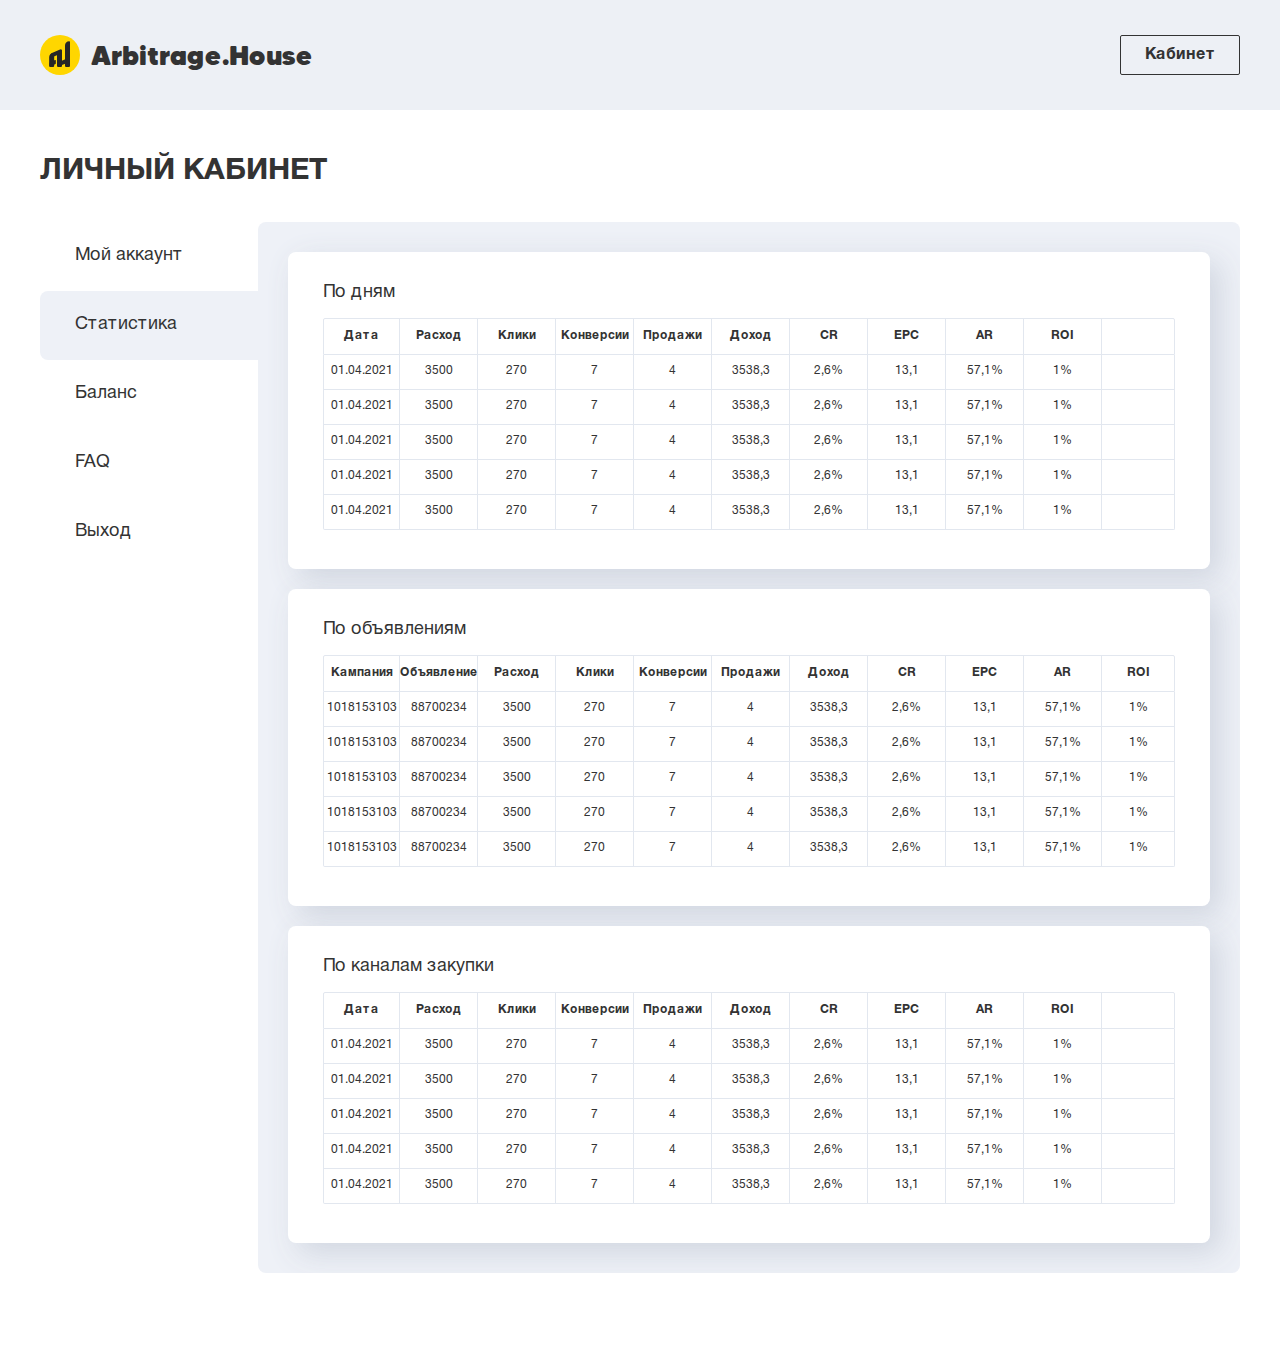
<file: Cabinet/pages/stats.html>
<!DOCTYPE html>
<html lang="en">

<head>
  <meta charset="UTF-8">
  <meta http-equiv="X-UA-Compatible" content="IE=edge">
  <meta name="viewport" content="width=device-width, initial-scale=1.0">
  <title>Статистика</title>

  <link rel="stylesheet" href="./../src/styles/normalize.css" />
  <link rel="stylesheet" href="./../src/assets/fonts/fonts.css" />
  <link rel="stylesheet" href="./../src/styles/index.css" />
  <link rel="stylesheet" href="./../src/styles/stats.css" />
</head>

<body>
  <input class="menu-checkbox popup-checkbox" type="checkbox" name="" id="menu-checkbox" />

  <div class="popup popup-menu">
    <label class="menu-close-wrapper menu-label" for="menu-checkbox">
      <img class="menu-close-icon" src="./../src/assets/images/menu-close.svg" alt="" />
    </label>

    <div class="popup-menu-content">
      <div class="popup-menu-logo">
        <img src="./../src/assets/images/agency-logo.svg" alt="" class="header-logo" />

        <h1 class="header-title">Arbitrage.House</h1>
      </div>

      <div class="popup-menu-nav">
        <ul class="popup-nav pages-menu">
          <li class="menu-item">
            <a href="./../index.html" class="menu-link">
              <span>Мой аккаунт</span>
            </a>
          </li>

          <li class="menu-item menu-item-active">
            <a href="./stats.html" class="menu-link">
              <span>Статистика</span>
            </a>
          </li>

          <li class="menu-item">
            <a href="./balance.html" class="menu-link">
              <span>Баланс</span>
            </a>
          </li>

          <li class="menu-item">
            <a href="./faq.html" class="menu-link">
              <span>FAQ</span>
            </a>
          </li>

          <li class="menu-item">
            <a href="./../../index.html" class="menu-link">
              <span>Выход</span>
            </a>
          </li>
        </ul>
      </div>

      <div class="popup-menu-support">
        <span class="menu-support-title bold">Техподдержка:</span>
        <div class="telegram-wrapper">
          <img class="telegram-logo" src="./../src/assets/images/tg-logo.svg" alt="" />
          <a class="telegram-link" href="#">@Arbitrage.House</a>
        </div>
      </div>
    </div>
  </div>

  <header class="header">
    <div class="header-content">
      <div class="header-logo-wrapper">
        <img src="./../src/assets/images/agency-logo.svg" alt="" class="header-logo" />

        <h1 class="header-title">Arbitrage.House</h1>
      </div>

      <div class="header-button-wrapper">
        <button class="header-button">
          <span>Кабинет</span>
        </button>

        <label class="header-burger mobile menu-label" for="menu-checkbox">
          <img class="header-burger-image" src="./../src/assets/images/menu-burger.svg" alt="" />
        </label>
      </div>
    </div>
  </header>

  <main class="main">
    <div class="main-content">
      <div class="page-title-wrapper">
        <h2 class="page-title">ЛИЧНЫЙ КАБИНЕТ</h2>

        <p class="page-title-sub mobile">Статистика</p>
      </div>

      <div class="main-columns">
        <div class="main-menu">
          <ul class="pages-menu">
            <li class="menu-item">
              <a href="./../index.html" class="menu-link">
                <span>Мой аккаунт</span>
              </a>
            </li>

            <li class="menu-item menu-item-active">
              <a href="./stats.html" class="menu-link">
                <span>Статистика</span>
              </a>
            </li>

            <li class="menu-item">
              <a href="./balance.html" class="menu-link">
                <span>Баланс</span>
              </a>
            </li>

            <li class="menu-item">
              <a href="./faq.html" class="menu-link">
                <span>FAQ</span>
              </a>
            </li>

            <li class="menu-item">
              <a href="./../../index.html" class="menu-link">
                <span>Выход</span>
              </a>
            </li>
          </ul>
        </div>

        <div class="main-column">
          <div class="column-card column-card-table">
            <div class="column-card-header">
              <h3 class="column-card-title">По дням</h3>
            </div>

            <div class="column-card-content">
              <div class="card-content">
                <div class="stats-table-wrapper">
                  <div class="stats-table">

                    <div class="stats-table-row stats-table-header">
                      <span class="table-header-item stats-table-item">Дата</span>
                      <span class="table-header-item stats-table-item">Расход</span>
                      <span class="table-header-item stats-table-item">Клики</span>
                      <span class="table-header-item stats-table-item">Конверсии</span>
                      <span class="table-header-item stats-table-item">Продажи</span>
                      <span class="table-header-item stats-table-item">Доход</span>
                      <span class="table-header-item stats-table-item">CR</span>
                      <span class="table-header-item stats-table-item">EPC</span>
                      <span class="table-header-item stats-table-item">AR</span>
                      <span class="table-header-item stats-table-item">ROI</span>
                      <span class="table-header-item stats-table-item"></span>
                    </div>

                    <div class="stats-table-row">
                      <span class="stats-row-item stats-table-item">01.04.2021</span>
                      <span class="stats-row-item stats-table-item">3500</span>
                      <span class="stats-row-item stats-table-item">270</span>
                      <span class="stats-row-item stats-table-item">7</span>
                      <span class="stats-row-item stats-table-item">4</span>
                      <span class="stats-row-item stats-table-item">3538,3</span>
                      <span class="stats-row-item stats-table-item">2,6%</span>
                      <span class="stats-row-item stats-table-item">13,1</span>
                      <span class="stats-row-item stats-table-item">57,1%</span>
                      <span class="stats-row-item stats-table-item">1%</span>
                      <span class="stats-row-item stats-table-item"></span>
                    </div>

                    <div class="stats-table-row">
                      <span class="stats-row-item stats-table-item">01.04.2021</span>
                      <span class="stats-row-item stats-table-item">3500</span>
                      <span class="stats-row-item stats-table-item">270</span>
                      <span class="stats-row-item stats-table-item">7</span>
                      <span class="stats-row-item stats-table-item">4</span>
                      <span class="stats-row-item stats-table-item">3538,3</span>
                      <span class="stats-row-item stats-table-item">2,6%</span>
                      <span class="stats-row-item stats-table-item">13,1</span>
                      <span class="stats-row-item stats-table-item">57,1%</span>
                      <span class="stats-row-item stats-table-item">1%</span>
                      <span class="stats-row-item stats-table-item"></span>
                    </div>

                    <div class="stats-table-row">
                      <span class="stats-row-item stats-table-item">01.04.2021</span>
                      <span class="stats-row-item stats-table-item">3500</span>
                      <span class="stats-row-item stats-table-item">270</span>
                      <span class="stats-row-item stats-table-item">7</span>
                      <span class="stats-row-item stats-table-item">4</span>
                      <span class="stats-row-item stats-table-item">3538,3</span>
                      <span class="stats-row-item stats-table-item">2,6%</span>
                      <span class="stats-row-item stats-table-item">13,1</span>
                      <span class="stats-row-item stats-table-item">57,1%</span>
                      <span class="stats-row-item stats-table-item">1%</span>
                      <span class="stats-row-item stats-table-item"></span>
                    </div>

                    <div class="stats-table-row">
                      <span class="stats-row-item stats-table-item">01.04.2021</span>
                      <span class="stats-row-item stats-table-item">3500</span>
                      <span class="stats-row-item stats-table-item">270</span>
                      <span class="stats-row-item stats-table-item">7</span>
                      <span class="stats-row-item stats-table-item">4</span>
                      <span class="stats-row-item stats-table-item">3538,3</span>
                      <span class="stats-row-item stats-table-item">2,6%</span>
                      <span class="stats-row-item stats-table-item">13,1</span>
                      <span class="stats-row-item stats-table-item">57,1%</span>
                      <span class="stats-row-item stats-table-item">1%</span>
                      <span class="stats-row-item stats-table-item"></span>
                    </div>

                    <div class="stats-table-row">
                      <span class="stats-row-item stats-table-item">01.04.2021</span>
                      <span class="stats-row-item stats-table-item">3500</span>
                      <span class="stats-row-item stats-table-item">270</span>
                      <span class="stats-row-item stats-table-item">7</span>
                      <span class="stats-row-item stats-table-item">4</span>
                      <span class="stats-row-item stats-table-item">3538,3</span>
                      <span class="stats-row-item stats-table-item">2,6%</span>
                      <span class="stats-row-item stats-table-item">13,1</span>
                      <span class="stats-row-item stats-table-item">57,1%</span>
                      <span class="stats-row-item stats-table-item">1%</span>
                      <span class="stats-row-item stats-table-item"></span>
                    </div>

                  </div>
                </div>
              </div>
            </div>
          </div>

          <div class="column-card column-card-table">
            <div class="column-card-header">
              <h3 class="column-card-title">По объявлениям</h3>
            </div>

            <div class="column-card-content">
              <div class="card-content">
                <div class="stats-table-wrapper">
                  <div class="stats-table">

                    <div class="stats-table-row stats-table-header">
                      <span class="table-header-item stats-table-item">Кампания</span>
                      <span class="table-header-item stats-table-item">Объявление</span>
                      <span class="table-header-item stats-table-item">Расход</span>
                      <span class="table-header-item stats-table-item">Клики</span>
                      <span class="table-header-item stats-table-item">Конверсии</span>
                      <span class="table-header-item stats-table-item">Продажи</span>
                      <span class="table-header-item stats-table-item">Доход</span>
                      <span class="table-header-item stats-table-item">CR</span>
                      <span class="table-header-item stats-table-item">EPC</span>
                      <span class="table-header-item stats-table-item">AR</span>
                      <span class="table-header-item stats-table-item">ROI</span>
                    </div>

                    <div class="stats-table-row">
                      <span class="stats-row-item stats-table-item">1018153103</span>
                      <span class="stats-row-item stats-table-item">88700234</span>
                      <span class="stats-row-item stats-table-item">3500</span>
                      <span class="stats-row-item stats-table-item">270</span>
                      <span class="stats-row-item stats-table-item">7</span>
                      <span class="stats-row-item stats-table-item">4</span>
                      <span class="stats-row-item stats-table-item">3538,3</span>
                      <span class="stats-row-item stats-table-item">2,6%</span>
                      <span class="stats-row-item stats-table-item">13,1</span>
                      <span class="stats-row-item stats-table-item">57,1%</span>
                      <span class="stats-row-item stats-table-item">1%</span>
                    </div>

                    <div class="stats-table-row">
                      <span class="stats-row-item stats-table-item">1018153103</span>
                      <span class="stats-row-item stats-table-item">88700234</span>
                      <span class="stats-row-item stats-table-item">3500</span>
                      <span class="stats-row-item stats-table-item">270</span>
                      <span class="stats-row-item stats-table-item">7</span>
                      <span class="stats-row-item stats-table-item">4</span>
                      <span class="stats-row-item stats-table-item">3538,3</span>
                      <span class="stats-row-item stats-table-item">2,6%</span>
                      <span class="stats-row-item stats-table-item">13,1</span>
                      <span class="stats-row-item stats-table-item">57,1%</span>
                      <span class="stats-row-item stats-table-item">1%</span>
                    </div>

                    <div class="stats-table-row">
                      <span class="stats-row-item stats-table-item">1018153103</span>
                      <span class="stats-row-item stats-table-item">88700234</span>
                      <span class="stats-row-item stats-table-item">3500</span>
                      <span class="stats-row-item stats-table-item">270</span>
                      <span class="stats-row-item stats-table-item">7</span>
                      <span class="stats-row-item stats-table-item">4</span>
                      <span class="stats-row-item stats-table-item">3538,3</span>
                      <span class="stats-row-item stats-table-item">2,6%</span>
                      <span class="stats-row-item stats-table-item">13,1</span>
                      <span class="stats-row-item stats-table-item">57,1%</span>
                      <span class="stats-row-item stats-table-item">1%</span>
                    </div>

                    <div class="stats-table-row">
                      <span class="stats-row-item stats-table-item">1018153103</span>
                      <span class="stats-row-item stats-table-item">88700234</span>
                      <span class="stats-row-item stats-table-item">3500</span>
                      <span class="stats-row-item stats-table-item">270</span>
                      <span class="stats-row-item stats-table-item">7</span>
                      <span class="stats-row-item stats-table-item">4</span>
                      <span class="stats-row-item stats-table-item">3538,3</span>
                      <span class="stats-row-item stats-table-item">2,6%</span>
                      <span class="stats-row-item stats-table-item">13,1</span>
                      <span class="stats-row-item stats-table-item">57,1%</span>
                      <span class="stats-row-item stats-table-item">1%</span>
                    </div>

                    <div class="stats-table-row">
                      <span class="stats-row-item stats-table-item">1018153103</span>
                      <span class="stats-row-item stats-table-item">88700234</span>
                      <span class="stats-row-item stats-table-item">3500</span>
                      <span class="stats-row-item stats-table-item">270</span>
                      <span class="stats-row-item stats-table-item">7</span>
                      <span class="stats-row-item stats-table-item">4</span>
                      <span class="stats-row-item stats-table-item">3538,3</span>
                      <span class="stats-row-item stats-table-item">2,6%</span>
                      <span class="stats-row-item stats-table-item">13,1</span>
                      <span class="stats-row-item stats-table-item">57,1%</span>
                      <span class="stats-row-item stats-table-item">1%</span>
                    </div>

                  </div>
                </div>
              </div>
            </div>
          </div>

          <div class="column-card column-card-table">
            <div class="column-card-header">
              <h3 class="column-card-title">По каналам закупки</h3>
            </div>

            <div class="column-card-content">
              <div class="card-content">
                <div class="stats-table-wrapper">
                  <div class="stats-table">

                    <div class="stats-table-row stats-table-header">
                      <span class="table-header-item stats-table-item">Дата</span>
                      <span class="table-header-item stats-table-item">Расход</span>
                      <span class="table-header-item stats-table-item">Клики</span>
                      <span class="table-header-item stats-table-item">Конверсии</span>
                      <span class="table-header-item stats-table-item">Продажи</span>
                      <span class="table-header-item stats-table-item">Доход</span>
                      <span class="table-header-item stats-table-item">CR</span>
                      <span class="table-header-item stats-table-item">EPC</span>
                      <span class="table-header-item stats-table-item">AR</span>
                      <span class="table-header-item stats-table-item">ROI</span>
                      <span class="table-header-item stats-table-item"></span>
                    </div>

                    <div class="stats-table-row">
                      <span class="stats-row-item stats-table-item">01.04.2021</span>
                      <span class="stats-row-item stats-table-item">3500</span>
                      <span class="stats-row-item stats-table-item">270</span>
                      <span class="stats-row-item stats-table-item">7</span>
                      <span class="stats-row-item stats-table-item">4</span>
                      <span class="stats-row-item stats-table-item">3538,3</span>
                      <span class="stats-row-item stats-table-item">2,6%</span>
                      <span class="stats-row-item stats-table-item">13,1</span>
                      <span class="stats-row-item stats-table-item">57,1%</span>
                      <span class="stats-row-item stats-table-item">1%</span>
                      <span class="stats-row-item stats-table-item"></span>
                    </div>

                    <div class="stats-table-row">
                      <span class="stats-row-item stats-table-item">01.04.2021</span>
                      <span class="stats-row-item stats-table-item">3500</span>
                      <span class="stats-row-item stats-table-item">270</span>
                      <span class="stats-row-item stats-table-item">7</span>
                      <span class="stats-row-item stats-table-item">4</span>
                      <span class="stats-row-item stats-table-item">3538,3</span>
                      <span class="stats-row-item stats-table-item">2,6%</span>
                      <span class="stats-row-item stats-table-item">13,1</span>
                      <span class="stats-row-item stats-table-item">57,1%</span>
                      <span class="stats-row-item stats-table-item">1%</span>
                      <span class="stats-row-item stats-table-item"></span>
                    </div>

                    <div class="stats-table-row">
                      <span class="stats-row-item stats-table-item">01.04.2021</span>
                      <span class="stats-row-item stats-table-item">3500</span>
                      <span class="stats-row-item stats-table-item">270</span>
                      <span class="stats-row-item stats-table-item">7</span>
                      <span class="stats-row-item stats-table-item">4</span>
                      <span class="stats-row-item stats-table-item">3538,3</span>
                      <span class="stats-row-item stats-table-item">2,6%</span>
                      <span class="stats-row-item stats-table-item">13,1</span>
                      <span class="stats-row-item stats-table-item">57,1%</span>
                      <span class="stats-row-item stats-table-item">1%</span>
                      <span class="stats-row-item stats-table-item"></span>
                    </div>

                    <div class="stats-table-row">
                      <span class="stats-row-item stats-table-item">01.04.2021</span>
                      <span class="stats-row-item stats-table-item">3500</span>
                      <span class="stats-row-item stats-table-item">270</span>
                      <span class="stats-row-item stats-table-item">7</span>
                      <span class="stats-row-item stats-table-item">4</span>
                      <span class="stats-row-item stats-table-item">3538,3</span>
                      <span class="stats-row-item stats-table-item">2,6%</span>
                      <span class="stats-row-item stats-table-item">13,1</span>
                      <span class="stats-row-item stats-table-item">57,1%</span>
                      <span class="stats-row-item stats-table-item">1%</span>
                      <span class="stats-row-item stats-table-item"></span>
                    </div>

                    <div class="stats-table-row">
                      <span class="stats-row-item stats-table-item">01.04.2021</span>
                      <span class="stats-row-item stats-table-item">3500</span>
                      <span class="stats-row-item stats-table-item">270</span>
                      <span class="stats-row-item stats-table-item">7</span>
                      <span class="stats-row-item stats-table-item">4</span>
                      <span class="stats-row-item stats-table-item">3538,3</span>
                      <span class="stats-row-item stats-table-item">2,6%</span>
                      <span class="stats-row-item stats-table-item">13,1</span>
                      <span class="stats-row-item stats-table-item">57,1%</span>
                      <span class="stats-row-item stats-table-item">1%</span>
                      <span class="stats-row-item stats-table-item"></span>
                    </div>

                  </div>
                </div>
              </div>
            </div>
          </div>

        </div>
      </div>
  </main>
</body>


<script src="./../src/scripts/index.js"></script>

</html>
</file>
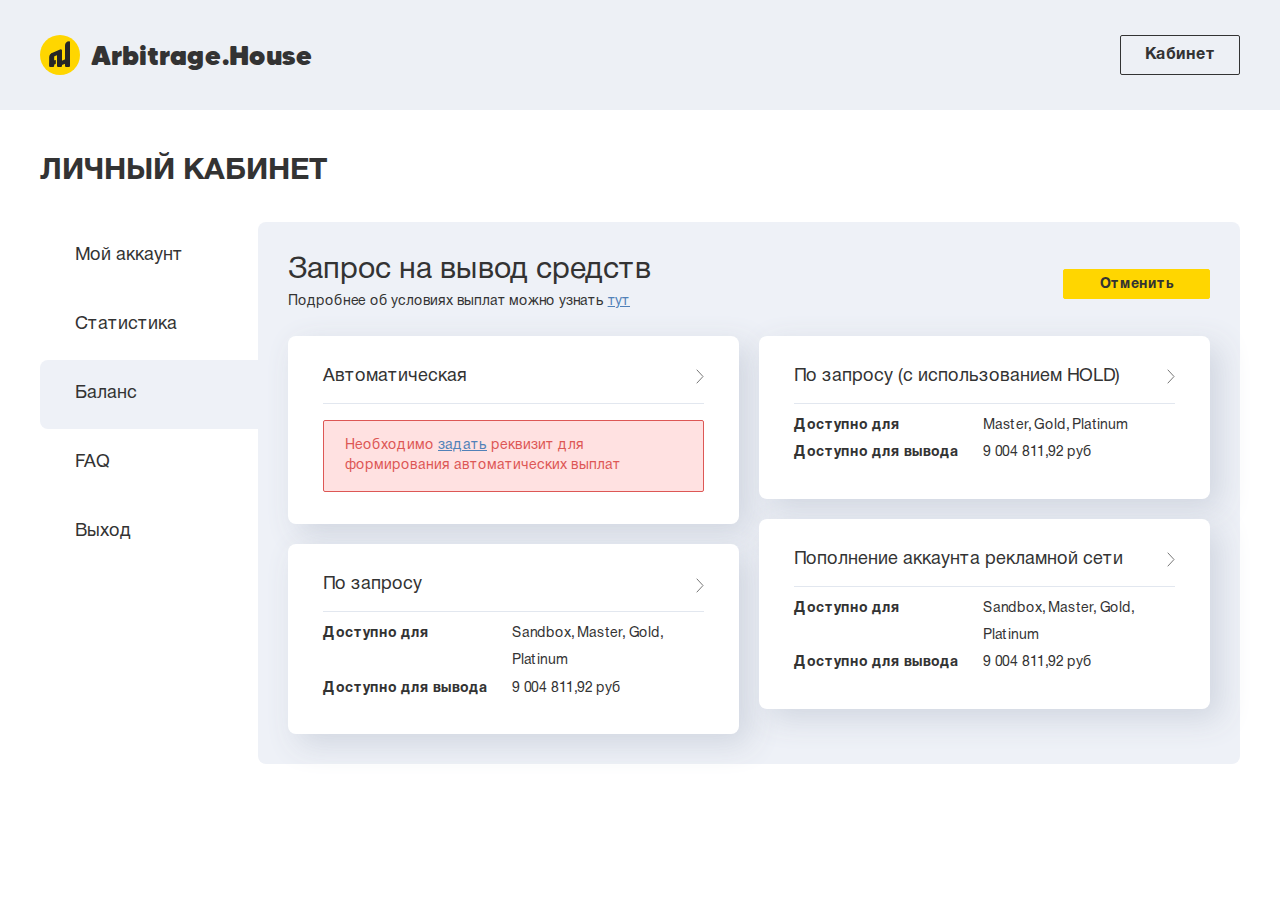
<file: Cabinet/pages/withdraw.html>
<!DOCTYPE html>
<html lang="en">

<head>
  <meta charset="UTF-8">
  <meta http-equiv="X-UA-Compatible" content="IE=edge">
  <meta name="viewport" content="width=device-width, initial-scale=1.0">
  <title>Баланс</title>

  <link rel="stylesheet" href="./../src/styles/normalize.css" />
  <link rel="stylesheet" href="./../src/assets/fonts/fonts.css" />
  <link rel="stylesheet" href="./../src/styles/index.css" />
  <link rel="stylesheet" href="./../src/styles/withdraw.css" />
</head>

<body>
  <input class="menu-checkbox popup-checkbox" type="checkbox" name="" id="menu-checkbox" />
  <input class="confirm-checkbox popup-checkbox" type="checkbox" name="" id="confirm-popup" />

  <div class="popup popup-menu">
    <label class="menu-close-wrapper menu-label" for="menu-checkbox">
      <img class="menu-close-icon" src="./../src/assets/images/menu-close.svg" alt="" />
    </label>

    <div class="popup-menu-content">
      <div class="popup-menu-logo">
        <img src="./../src/assets/images/agency-logo.svg" alt="" class="header-logo" />

        <h1 class="header-title">Arbitrage.House</h1>
      </div>

      <div class="popup-menu-nav">
        <ul class="popup-nav pages-menu">
          <li class="menu-item">
            <a href="./../index.html" class="menu-link">
              <span>Мой аккаунт</span>
            </a>
          </li>

          <li class="menu-item menu-item-active">
            <a href="./stats.html" class="menu-link">
              <span>Статистика</span>
            </a>
          </li>

          <li class="menu-item">
            <a href="./balance.html" class="menu-link">
              <span>Баланс</span>
            </a>
          </li>

          <li class="menu-item">
            <a href="./faq.html" class="menu-link">
              <span>FAQ</span>
            </a>
          </li>

          <li class="menu-item">
            <a href="./../../index.html" class="menu-link">
              <span>Выход</span>
            </a>
          </li>
        </ul>
      </div>

      <div class="popup-menu-support">
        <span class="menu-support-title bold">Техподдержка:</span>
        <div class="telegram-wrapper">
          <img class="telegram-logo" src="./../src/assets/images/tg-logo.svg" alt="" />
          <a class="telegram-link" href="#">@Arbitrage.House</a>
        </div>
      </div>
    </div>
  </div>

  <div class="popup popup-confirm" id="confirm-popup">
    <div class="popup-wrapper confirm-wrapper">
      <div class="popup-container confirm-container">
        <label class="popup-close-wrapper confirm-close-wrapper confirm-label-close" for="confirm-popup">
          <img class="popup-close-icon" src="./../src/assets/images/menu-close.svg" alt="" />
        </label>

        <div class="confirm-content">
          <div class="popup-head">
            <span class="popup-head-title">Введите код подтверждения</span>
          </div>

          <form class="popup-form" novalidate>
            <div class="input-item">
              <input class="popup-input-text popup-input confirm-input-text input-error" required
                placeholder="Код из СМС" type="text" name="sms-code" id="" />

              <span class="input-error-message">
                Код введен неверно
              </span>
            </div>


            <input class="popup-confirm-button yellow-button" value="Отправить код" type="submit" />
            <input class="popup-confirm-button error-button yellow-button" value="Отправить код повторно"
              type="submit" />
          </form>
        </div>
      </div>
    </div>
  </div>

  <header class="header">
    <div class="header-content">
      <div class="header-logo-wrapper">
        <img src="./../src/assets/images/agency-logo.svg" alt="" class="header-logo" />

        <h1 class="header-title">Arbitrage.House</h1>
      </div>

      <div class="header-button-wrapper">
        <button class="header-button">
          <span>Кабинет</span>
        </button>

        <label class="header-burger mobile menu-label" for="menu-checkbox">
          <img class="header-burger-image" src="./../src/assets/images/menu-burger.svg" alt="" />
        </label>
      </div>
    </div>
  </header>

  <main class="main">
    <div class="main-content">
      <div class="page-title-wrapper">
        <h2 class="page-title">ЛИЧНЫЙ КАБИНЕТ</h2>

        <p class="page-title-sub mobile">Баланс</p>
      </div>

      <div class="main-columns">
        <div class="main-menu">
          <ul class="pages-menu">
            <li class="menu-item">
              <a href="./../index.html" class="menu-link">
                <span>Мой аккаунт</span>
              </a>
            </li>

            <li class="menu-item">
              <a href="./stats.html" class="menu-link">
                <span>Статистика</span>
              </a>
            </li>

            <li class="menu-item menu-item-active">
              <a href="./balance.html" class="menu-link">
                <span>Баланс</span>
              </a>
            </li>

            <li class="menu-item">
              <a href="./faq.html" class="menu-link">
                <span>FAQ</span>
              </a>
            </li>

            <li class="menu-item">
              <a href="./../../index.html" class="menu-link">
                <span>Выход</span>
              </a>
            </li>
          </ul>
        </div>

        <div class="main-column">

          <div class="main-description">
            <div class="description-text">
              <h3 class="description-title">
                Запрос на вывод средств
              </h3>

              <p class="description-text info-item-value">
                Подробнее об условиях выплат можно узнать
                <a class="info-item-link" href="./faq.html">тут</a>
              </p>
            </div>

            <a href="./balance.html" class="description-button yellow-button">
              Отменить
            </a>
          </div>

          <div class="column">

            <div class="column-card">

              <div class="droplist-container">
                <input class="droplist-checkbox" type="checkbox" name="" id="droplist-checkbox-1">
                <label class="column-card-header" for="droplist-checkbox-1">
                  <h3 class="column-card-title">Автоматическая</h3>

                  <img class="header-dropdown" src="./../src/assets/images/dropdown.svg" alt="" />
                </label>

                <div class="column-card-content">
                  <div class="card-content">

                    <div class="content-error">
                      <span>
                        Необходимо
                        <a class="info-item-link">задать</a>
                        реквизит для формирования автоматических выплат
                      </span>
                    </div>

                  </div>
                </div>
              </div>

            </div>

            <div class="column-card">

              <div class="droplist-container">
                <input class="droplist-checkbox" type="checkbox" name="" id="droplist-checkbox-3">
                <label class="column-card-header" for="droplist-checkbox-3">
                  <h3 class="column-card-title">По запросу</h3>

                  <img class="header-dropdown" src="./../src/assets/images/dropdown.svg" alt="" />
                </label>

                <div class="column-card-content">
                  <div class="card-content">

                    <ul class="content-info">
                      <span class="info-item-title bold"> Доступно для </span>

                      <span class="info-item-value"> Sandbox, Master, Gold, Platinum </span>

                      <span class="info-item-title bold">
                        Доступно для вывода
                      </span>

                      <span class="info-item-value"> 9 004 811,92 руб </span>

                    </ul>

                    <div class="droplist-content">

                      <div class="selects-container">
                        <div class="custom-select">
                          <select>
                            <option class="select-first" value="0">Выберите тип оплаты</option>
                            <option value="1">Выберите тип оплаты</option>
                            <option value="2">Audi</option>
                            <option value="3">BMW</option>
                            <option value="4">Citroen</option>
                          </select>
                        </div>

                        <div class="custom-select">
                          <select>
                            <option class="select-first" value="0">Выберите реквизит</option>
                            <option value="1">Выберите реквизит</option>
                            <option value="2">Audi</option>
                            <option value="3">BMW</option>
                            <option value="4">Citroen</option>
                          </select>
                        </div>
                      </div>

                      <ul class="content-info">
                        <span class="info-item-title bold"> Доступная сумма </span>

                        <span class="info-item-value"> 9 010 782 руб </span>

                        <span class="info-item-title bold">
                          Минимальная сумма
                        </span>

                        <span class="info-item-value"> - руб </span>

                      </ul>

                      <div class="request-inputs">
                        <div class="request-input-wrapper">
                          <span class="input-title info-item-value bold">Сумма запроса</span>
                          <input class="request-input" placeholder="0" type="text" name="amount" id="" />
                        </div>

                        <div class="request-input-wrapper">
                          <span class="input-title info-item-value bold">Комментарий</span>
                          <input class="request-input" type="text" name="comment" id="" />
                        </div>
                      </div>

                      <div class="request-confirm">
                        <span class="confirm-title info-item-value bold">
                          Подтверждение кода
                        </span>

                        <button class="confirm-button yellow-button popup-button">
                          <label class="confirm-label popup-label" for="confirm-popup">Выслать код</label>
                        </button>
                      </div>

                    </div>

                  </div>
                </div>
              </div>

            </div>

          </div>

          <div class="column">

            <div class="column-card">

              <div class="droplist-container">
                <input class="droplist-checkbox" type="checkbox" name="" id="droplist-checkbox-2">
                <label class="column-card-header" for="droplist-checkbox-2">
                  <h3 class="column-card-title">По запросу (с использованием HOLD)</h3>

                  <img class="header-dropdown" src="./../src/assets/images/dropdown.svg" alt="" />
                </label>

                <div class="column-card-content">
                  <div class="card-content">
                    <ul class="content-info">
                      <span class="info-item-title bold"> Доступно для </span>

                      <span class="info-item-value"> Master, Gold, Platinum </span>

                      <span class="info-item-title bold">
                        Доступно для вывода
                      </span>

                      <span class="info-item-value"> 9 004 811,92 руб </span>

                    </ul>

                    <div class="droplist-content">

                      <div class="selects-container">
                        <div class="custom-select">
                          <select>
                            <option class="select-first" value="0">Выберите тип оплаты</option>
                            <option value="1">Выберите тип оплаты</option>
                            <option value="2">Audi</option>
                            <option value="3">BMW</option>
                            <option value="4">Citroen</option>
                          </select>
                        </div>

                        <div class="custom-select">
                          <select>
                            <option class="select-first" value="0">Выберите реквизит</option>
                            <option value="1">Выберите реквизит</option>
                            <option value="2">Audi</option>
                            <option value="3">BMW</option>
                            <option value="4">Citroen</option>
                          </select>
                        </div>
                      </div>

                      <ul class="content-info">
                        <span class="info-item-title bold"> Доступная сумма </span>

                        <span class="info-item-value"> 9 010 782 руб </span>

                        <span class="info-item-title bold">
                          Минимальная сумма
                        </span>

                        <span class="info-item-value"> - руб </span>

                      </ul>

                      <div class="request-inputs">
                        <div class="request-input-wrapper">
                          <span class="input-title info-item-value bold">Сумма запроса</span>
                          <input class="request-input" placeholder="0" type="text" name="amount" id="" />
                        </div>

                        <div class="request-input-wrapper">
                          <span class="input-title info-item-value bold">Комментарий</span>
                          <input class="request-input" type="text" name="comment" id="" />
                        </div>
                      </div>

                      <div class="request-confirm">
                        <span class="confirm-title info-item-value bold">
                          Подтверждение кода
                        </span>

                        <button class="confirm-button yellow-button popup-button">
                          <label class="confirm-label popup-label" for="confirm-popup">Выслать код</label>
                        </button>
                      </div>

                    </div>
                  </div>
                </div>
              </div>

            </div>

            <div class="column-card">

              <div class="droplist-container">
                <input class="droplist-checkbox" type="checkbox" name="" id="droplist-checkbox-4">
                <label class="column-card-header" for="droplist-checkbox-4">
                  <h3 class="column-card-title">Пополнение аккаунта рекламной сети</h3>

                  <img class="header-dropdown" src="./../src/assets/images/dropdown.svg" alt="" />
                </label>

                <div class="column-card-content">
                  <div class="card-content">

                    <ul class="content-info">
                      <span class="info-item-title bold"> Доступно для </span>

                      <span class="info-item-value"> Sandbox, Master, Gold, Platinum </span>

                      <span class="info-item-title bold">
                        Доступно для вывода
                      </span>

                      <span class="info-item-value"> 9 004 811,92 руб </span>

                    </ul>

                    <div class="droplist-content">

                      <div class="selects-container">
                        <div class="custom-select">
                          <select>
                            <option class="select-first" value="0">Выберите тип оплаты</option>
                            <option value="1">Выберите тип оплаты</option>
                            <option value="2">Audi</option>
                            <option value="3">BMW</option>
                            <option value="4">Citroen</option>
                          </select>
                        </div>

                        <div class="custom-select">
                          <select>
                            <option class="select-first" value="0">Выберите реквизит</option>
                            <option value="1">Выберите реквизит</option>
                            <option value="2">Audi</option>
                            <option value="3">BMW</option>
                            <option value="4">Citroen</option>
                          </select>
                        </div>
                      </div>

                      <ul class="content-info">
                        <span class="info-item-title bold"> Доступная сумма </span>

                        <span class="info-item-value"> 9 010 782 руб </span>

                        <span class="info-item-title bold">
                          Минимальная сумма
                        </span>

                        <span class="info-item-value"> - руб </span>

                      </ul>

                      <div class="request-inputs">
                        <div class="request-input-wrapper">
                          <span class="input-title info-item-value bold">Сумма запроса</span>
                          <input class="request-input" placeholder="0" type="text" name="amount" id="" />
                        </div>

                        <div class="request-input-wrapper">
                          <span class="input-title info-item-value bold">Комментарий</span>
                          <input class="request-input" type="text" name="comment" id="" />
                        </div>
                      </div>

                      <div class="request-confirm">
                        <span class="confirm-title info-item-value bold">
                          Подтверждение кода
                        </span>

                        <button class="confirm-button yellow-button popup-button">
                          <label class="confirm-label popup-label" for="confirm-popup">Выслать код</label>
                        </button>
                      </div>

                    </div>

                  </div>
                </div>
              </div>

            </div>

          </div>

        </div>
      </div>
  </main>
</body>


<script src="./../src/scripts/index.js"></script>
<script src="./../src/scripts/withdraw.js"></script>

</html>
</file>
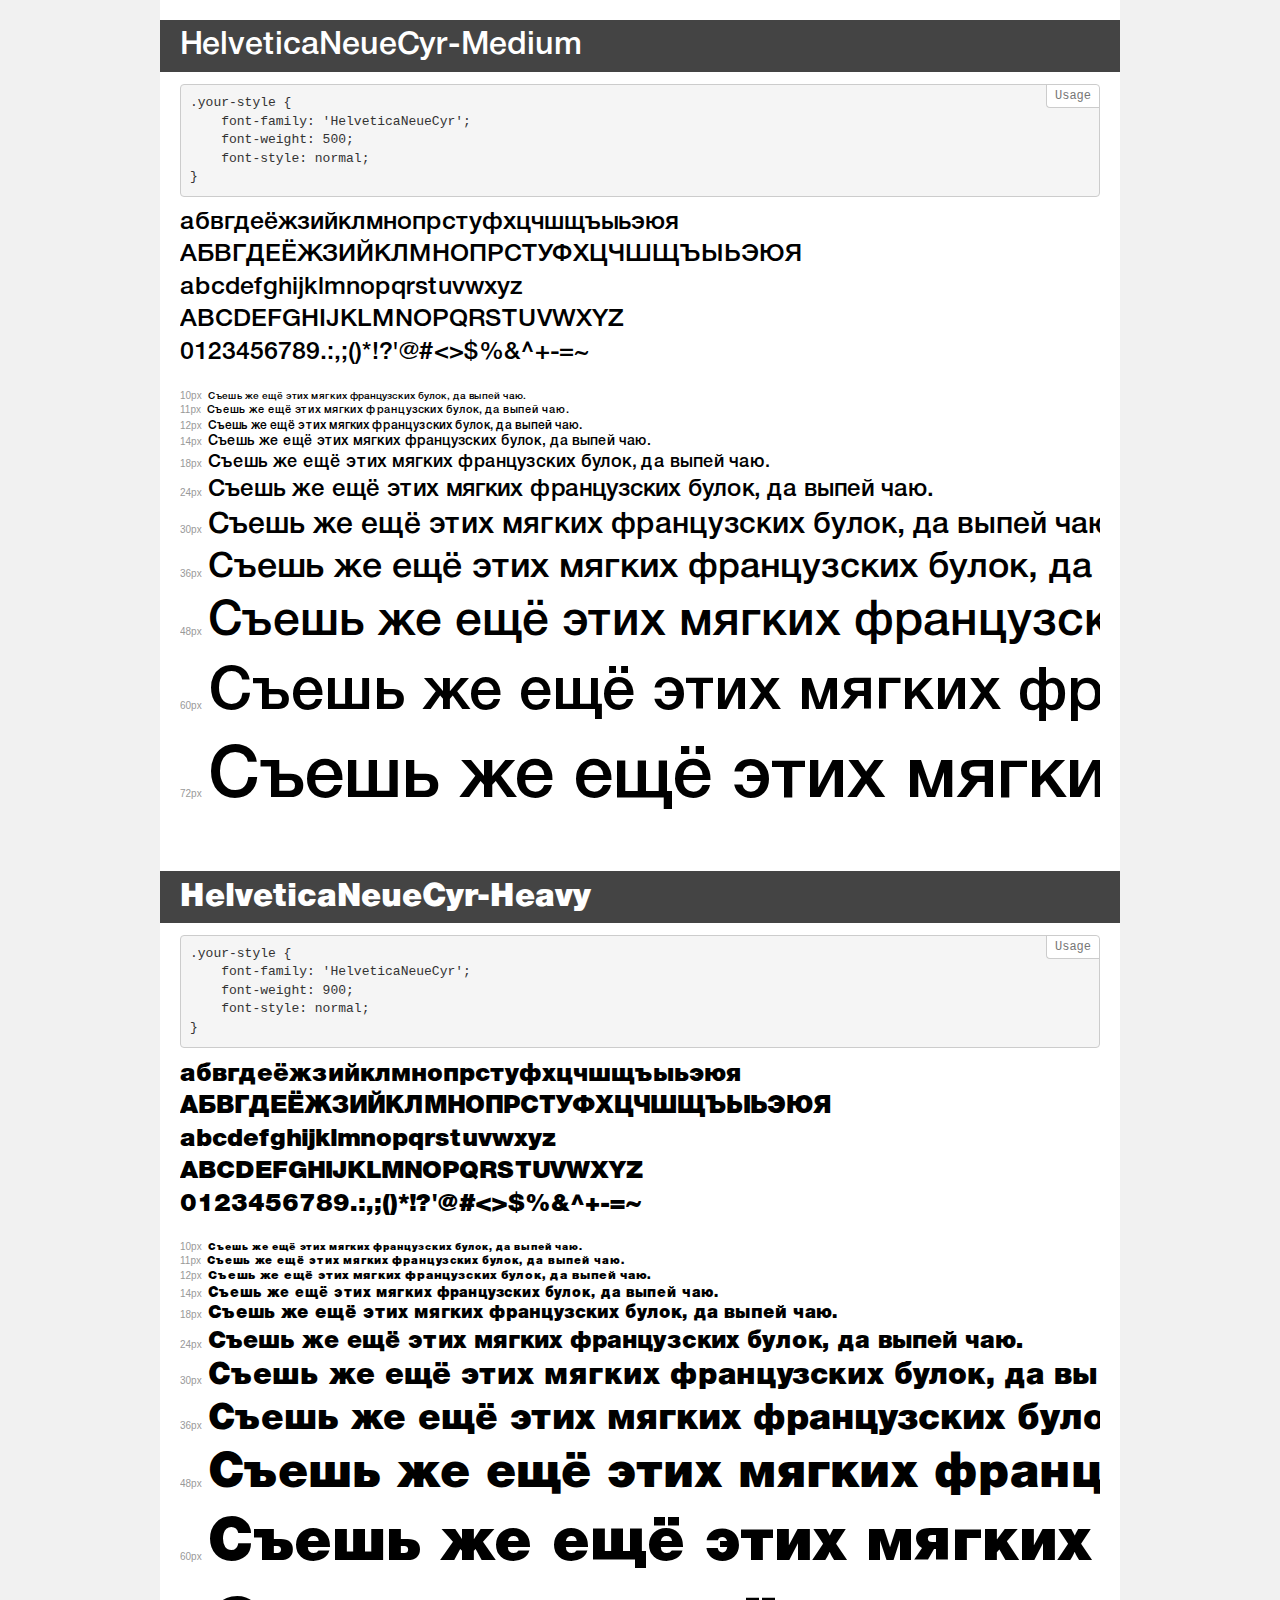
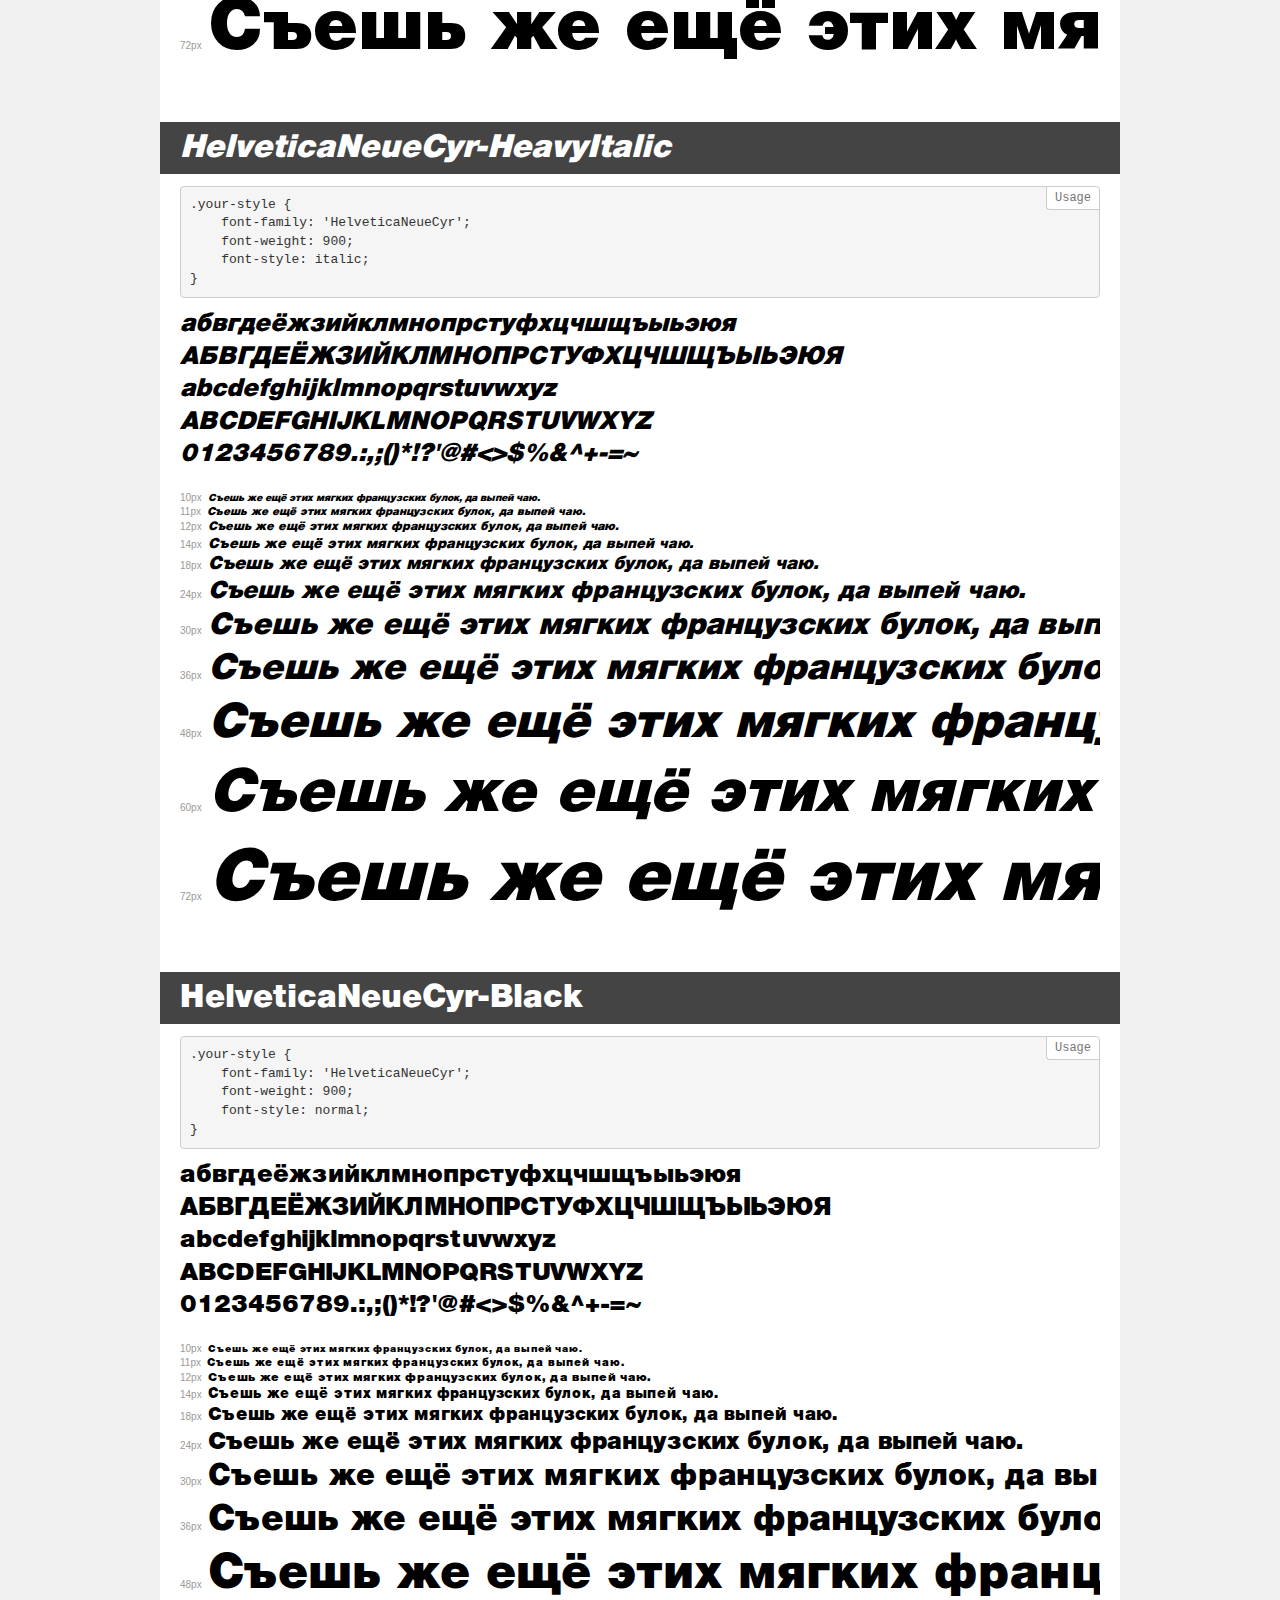
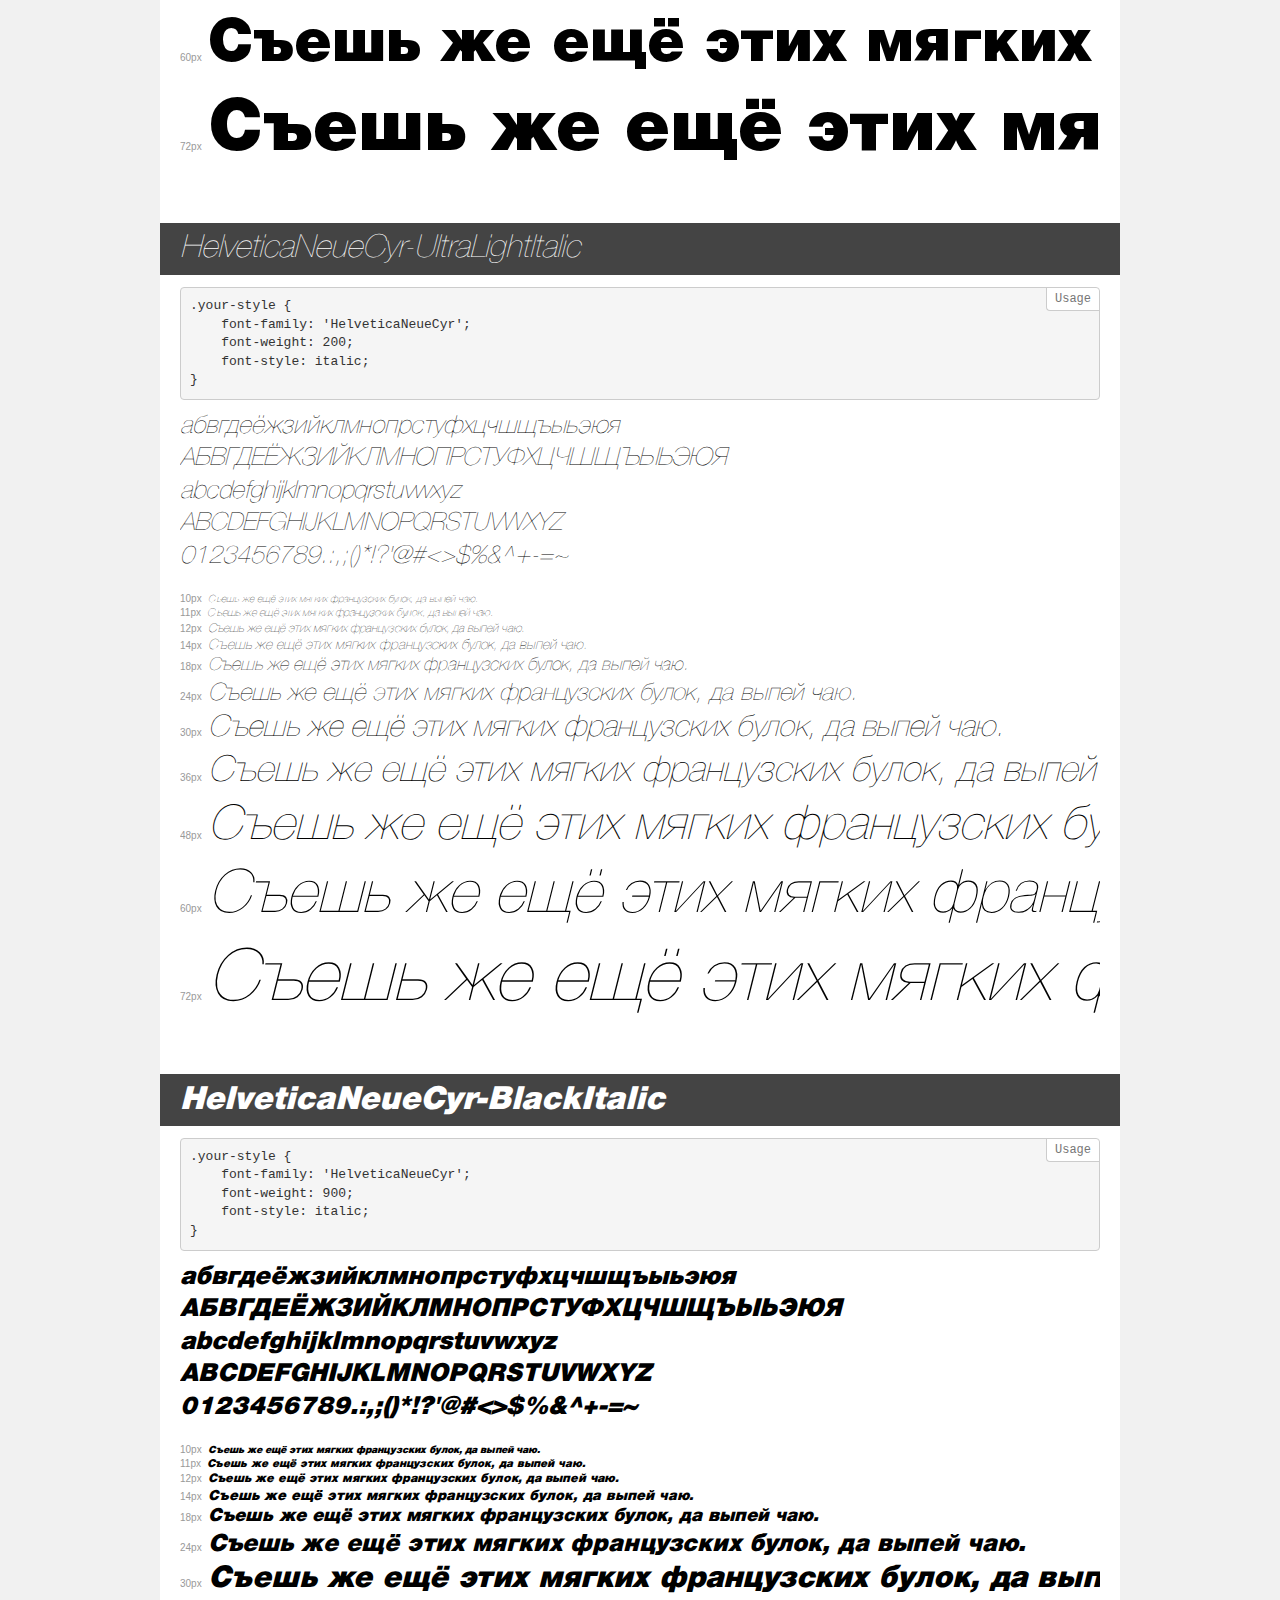
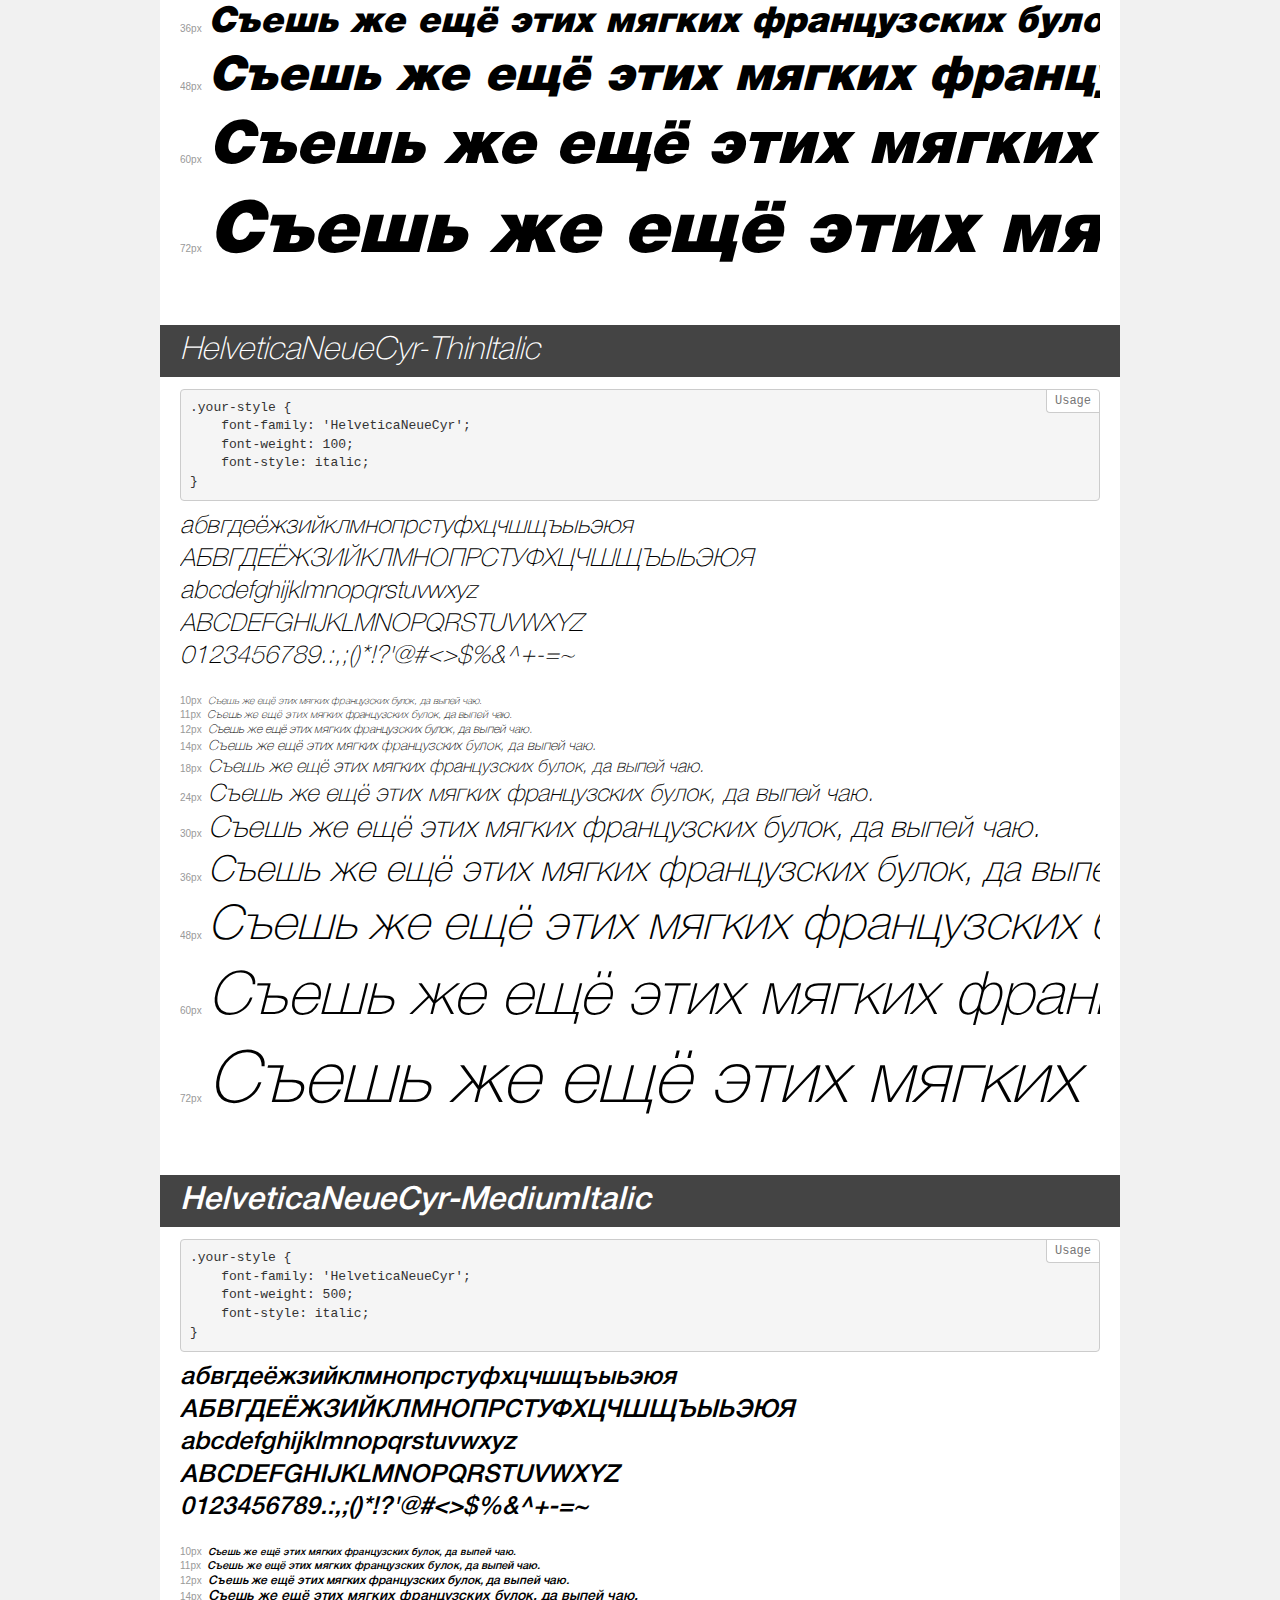
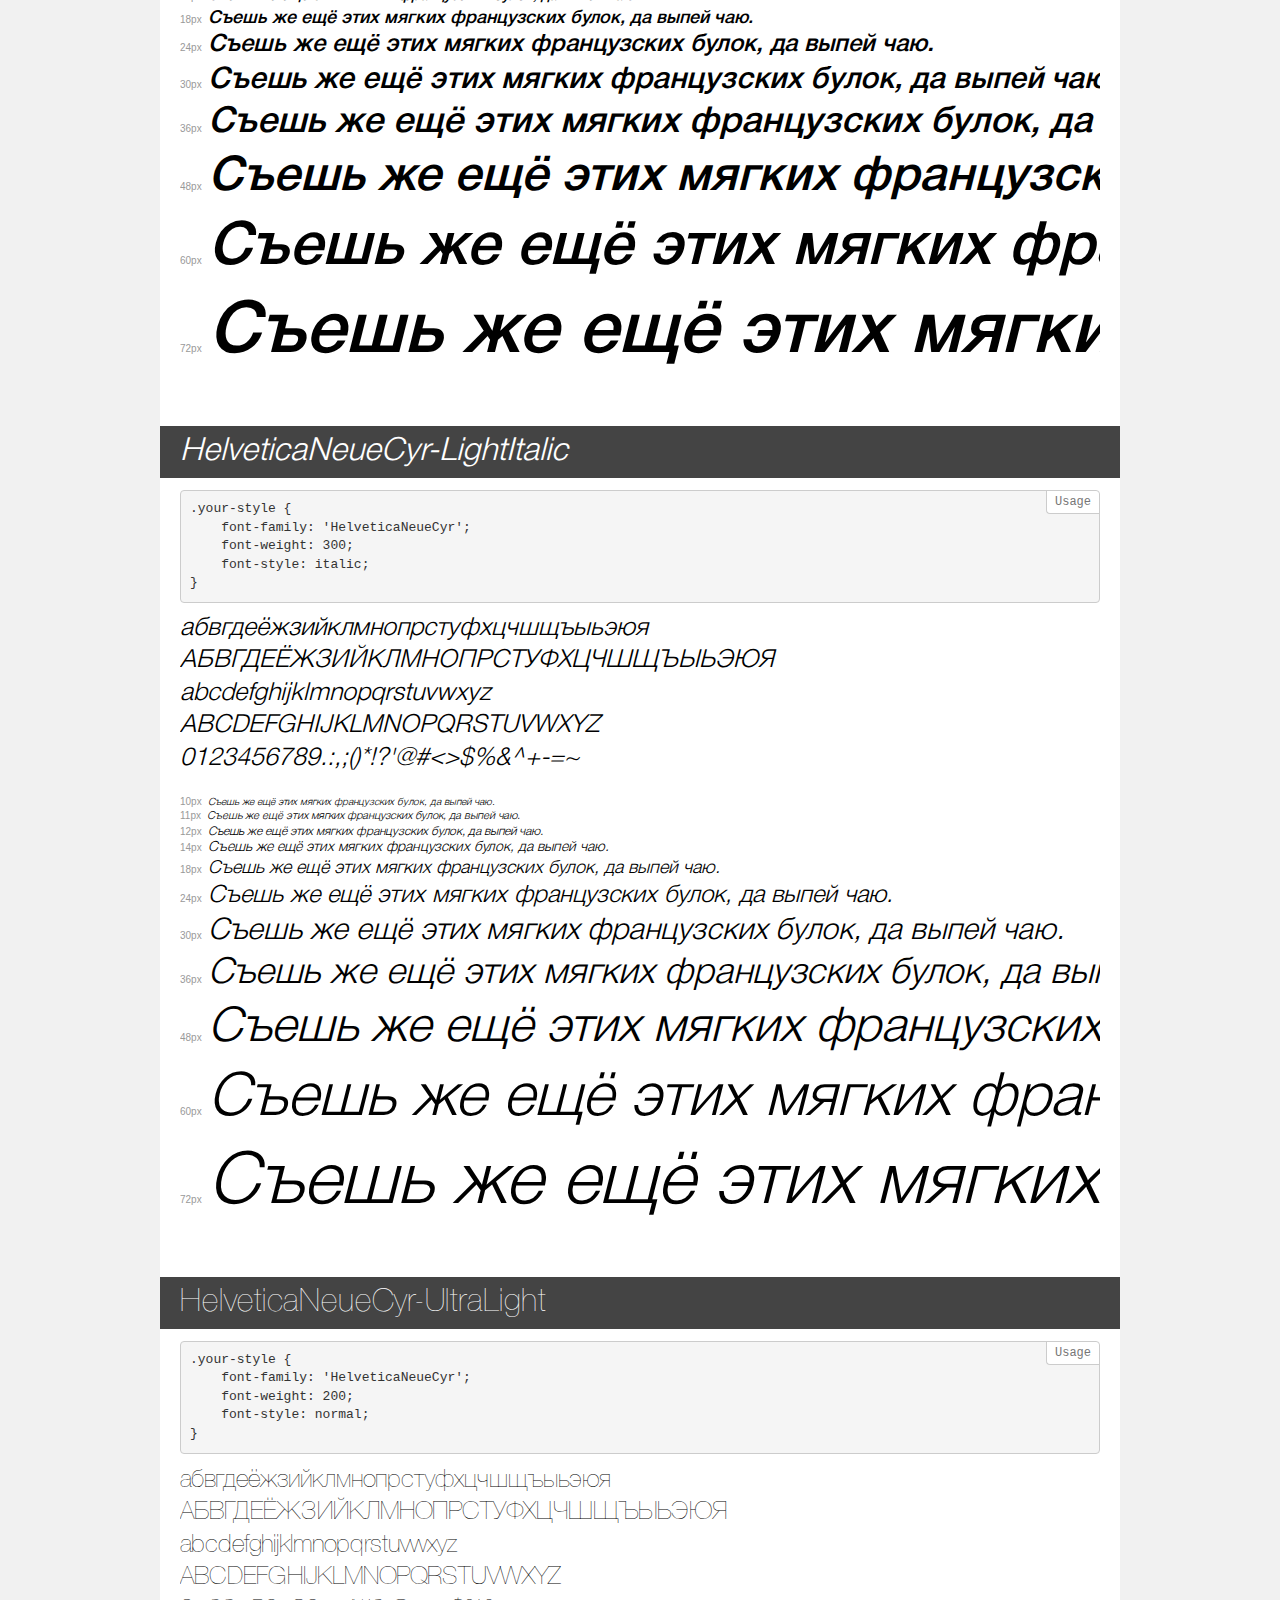
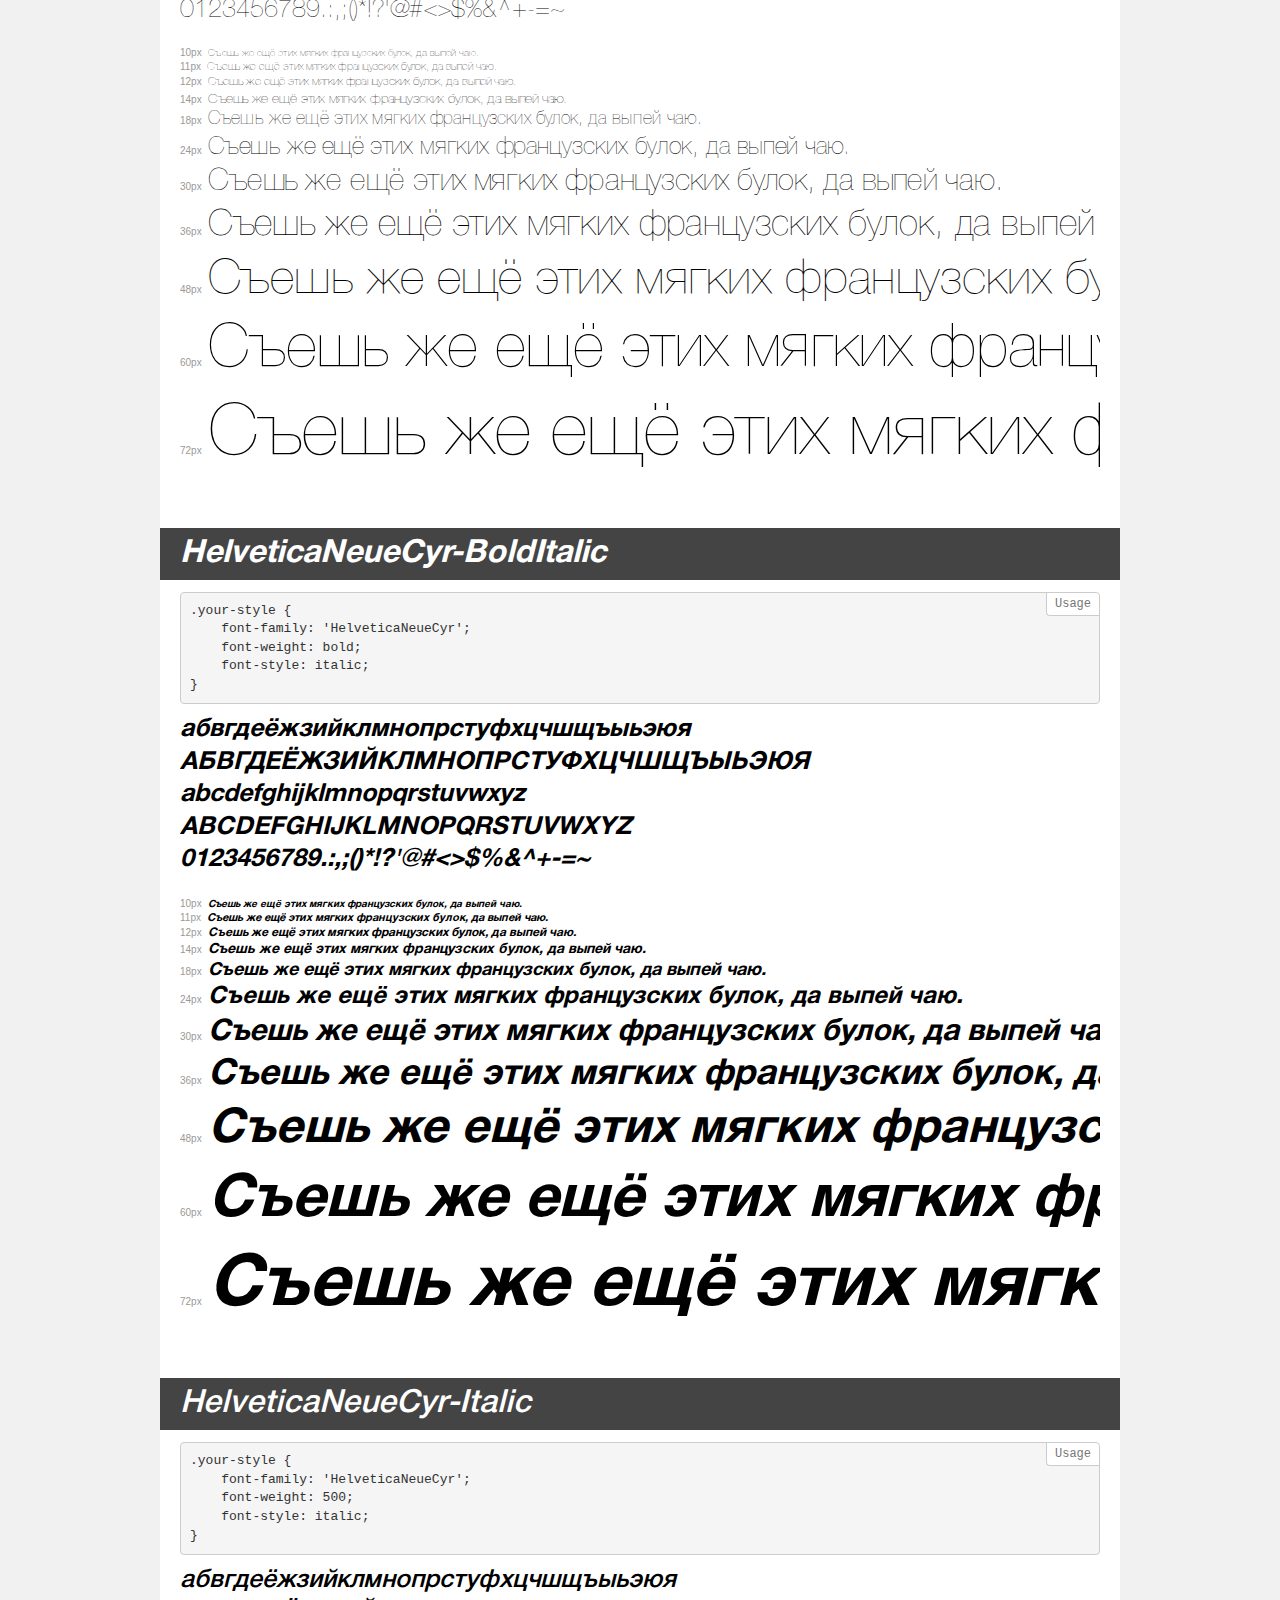
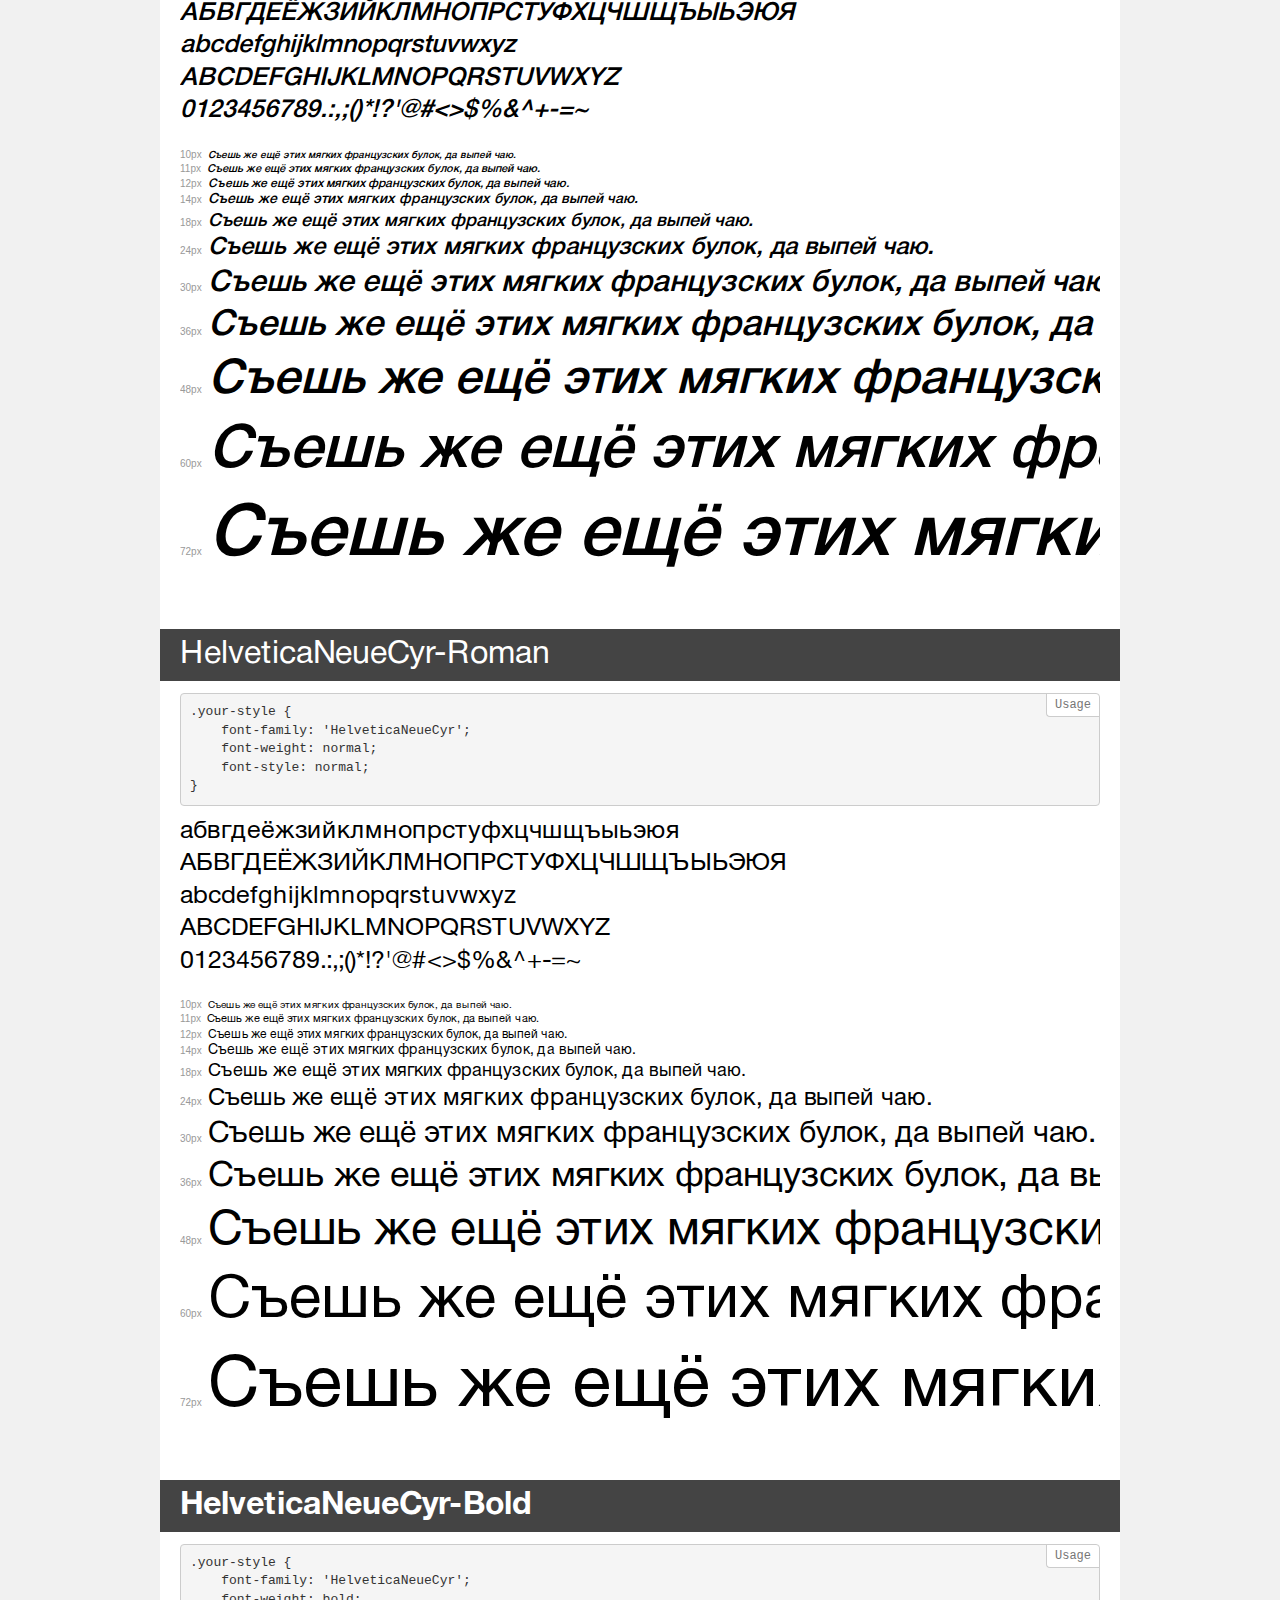
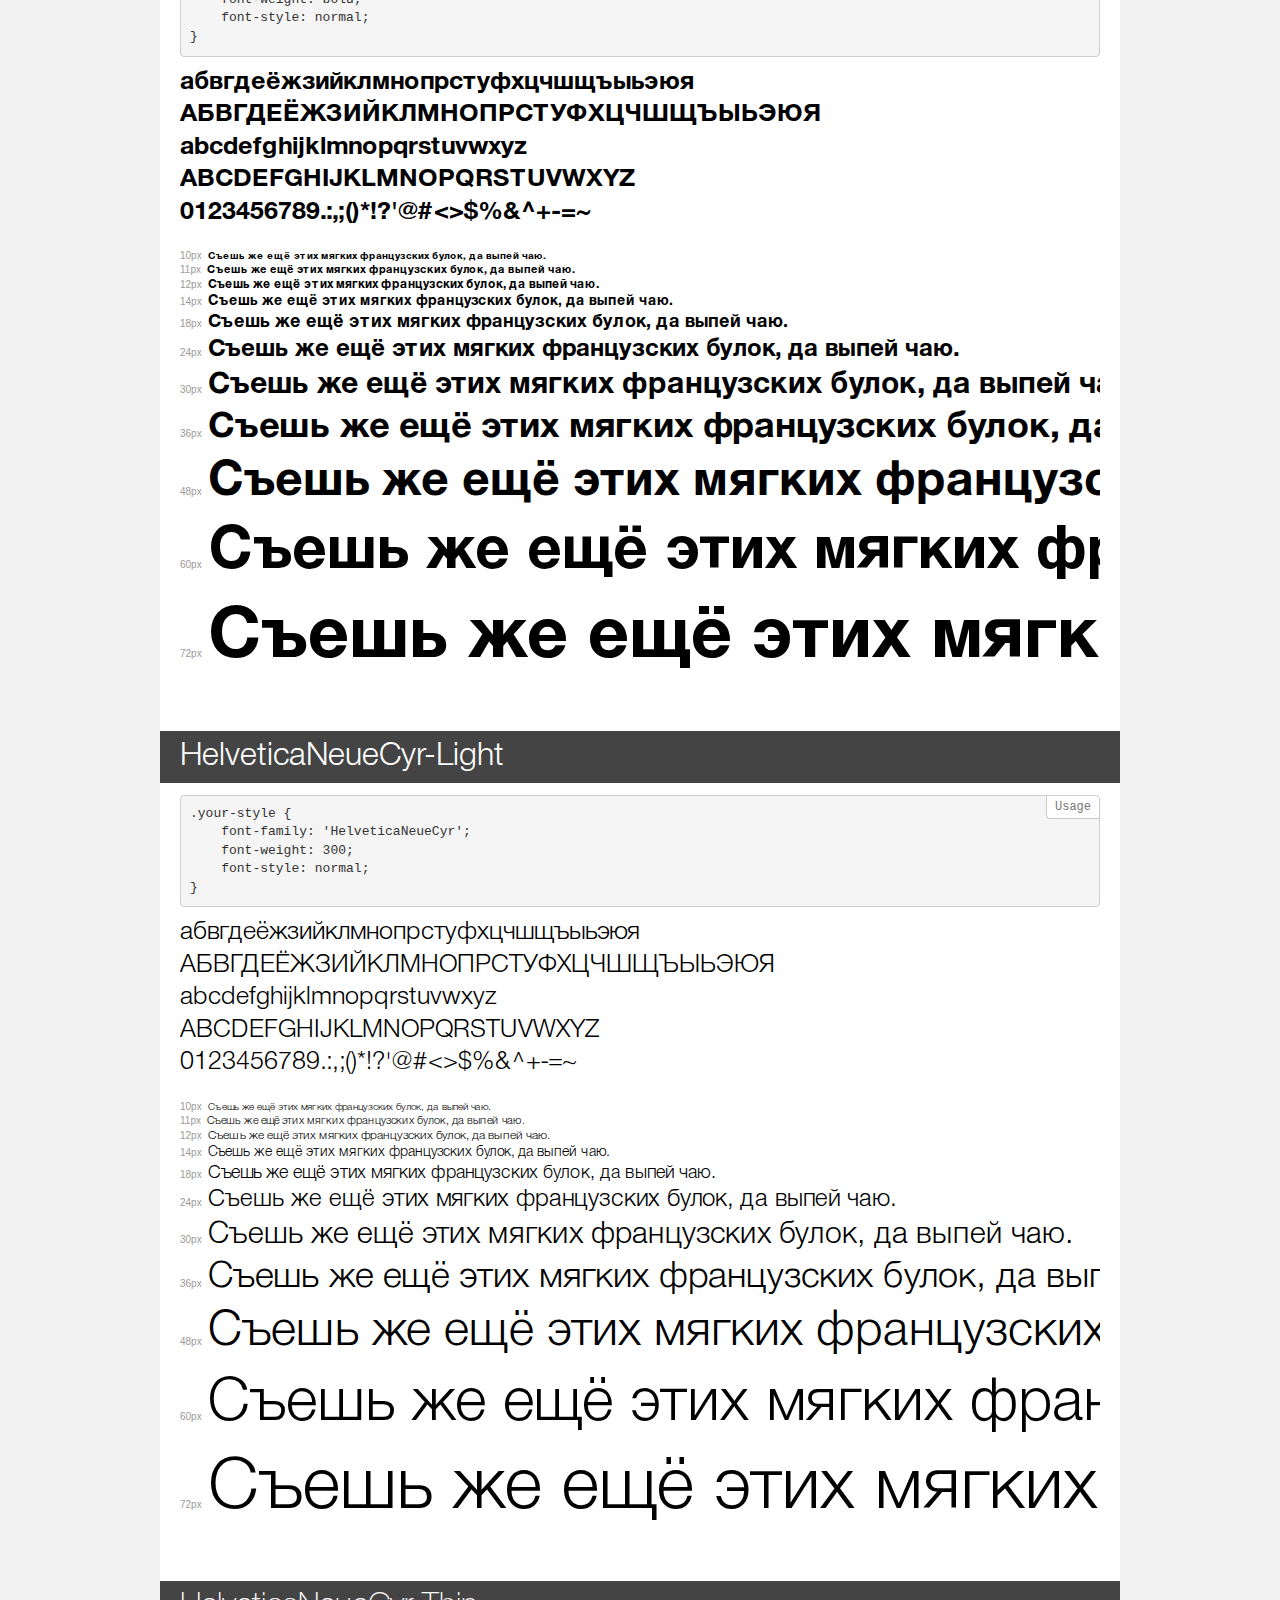
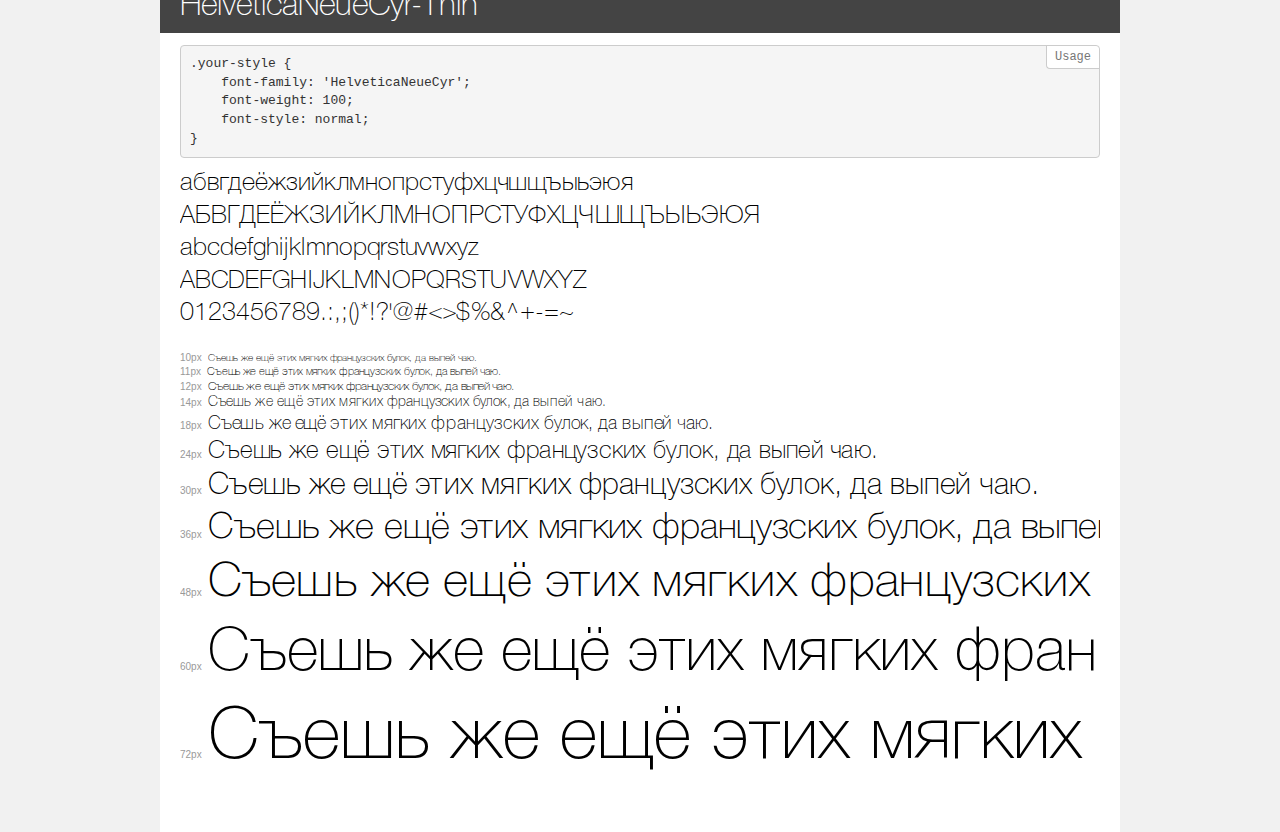
<file: src/assets/fonts/HelveticaNeueCyr/demo.html>
<!DOCTYPE html>
<html>
<head>
	<meta charset="utf-8">
	<meta http-equiv="X-UA-Compatible" content="IE=edge">
	<meta name="viewport" content="width=device-width, initial-scale=1">
	<meta name="robots" content="noindex, noarchive">
	<title>Transfonter demo</title>
	<link href="stylesheet.css" rel="stylesheet">
	<style>
		/*
		http://meyerweb.com/eric/tools/css/reset/
		v2.0 | 20110126
		License: none (public domain)
		*/
		html, body, div, span, applet, object, iframe,
		h1, h2, h3, h4, h5, h6, p, blockquote, pre,
		a, abbr, acronym, address, big, cite, code,
		del, dfn, em, img, ins, kbd, q, s, samp,
		small, strike, strong, sub, sup, tt, var,
		b, u, i, center,
		dl, dt, dd, ol, ul, li,
		fieldset, form, label, legend,
		table, caption, tbody, tfoot, thead, tr, th, td,
		article, aside, canvas, details, embed,
		figure, figcaption, footer, header, hgroup,
		menu, nav, output, ruby, section, summary,
		time, mark, audio, video {
			margin: 0;
			padding: 0;
			border: 0;
			font-size: 100%;
			font: inherit;
			vertical-align: baseline;
		}
		/* HTML5 display-role reset for older browsers */
		article, aside, details, figcaption, figure,
		footer, header, hgroup, menu, nav, section {
			display: block;
		}
		body {
			line-height: 1;
		}
		ol, ul {
			list-style: none;
		}
		blockquote, q {
			quotes: none;
		}
		blockquote:before, blockquote:after,
		q:before, q:after {
			content: '';
			content: none;
		}
		table {
			border-collapse: collapse;
			border-spacing: 0;
		}
		/* common styles */
		body {
			background: #f1f1f1;
			color: #000;
		}
		.page {
			background: #fff;
			width: 920px;
			margin: 0 auto;
			padding: 20px 20px 0 20px;
			overflow: hidden;
		}
		.font-container {
			overflow-x: auto;
			overflow-y: hidden;
			margin-bottom: 40px;
			line-height: 1.3;
			white-space: nowrap;
			padding-bottom: 5px;
		}
		h1 {
			position: relative;
			background: #444;
			font-size: 32px;
			color: #fff;
			padding: 10px 20px;
			margin: 0 -20px 12px -20px;
		}
		.letters {
			font-size: 25px;
			margin-bottom: 20px;
		}
		.s10:before {
			content: '10px';
		}
		.s11:before {
			content: '11px';
		}
		.s12:before {
			content: '12px';
		}
		.s14:before {
			content: '14px';
		}
		.s18:before {
			content: '18px';
		}
		.s24:before {
			content: '24px';
		}
		.s30:before {
			content: '30px';
		}
		.s36:before {
			content: '36px';
		}
		.s48:before {
			content: '48px';
		}
		.s60:before {
			content: '60px';
		}
		.s72:before {
			content: '72px';
		}
		.s10:before, .s11:before, .s12:before, .s14:before,
		.s18:before, .s24:before, .s30:before, .s36:before,
		.s48:before, .s60:before, .s72:before {
			font-family: Arial, sans-serif;
			font-size: 10px;
			font-weight: normal;
			font-style: normal;
			color: #999;
			padding-right: 6px;
		}
		pre {
			display: block;
			position: relative;
			padding: 9px;
			margin: 0 0 10px;
			font-family: Monaco, Menlo, Consolas, "Courier New", monospace !important;
			font-size: 13px;
			line-height: 1.428571429;
			color: #333;
			font-weight: normal !important;
			font-style: normal !important;
			background-color: #f5f5f5;
			border: 1px solid #ccc;
			overflow-x: auto;
			border-radius: 4px;
		}
		pre:after {
			display: block;
			position: absolute;
			right: 0;
			top: 0;
			content: 'Usage';
			line-height: 1;
			padding: 5px 8px;
			font-size: 12px;
			color: #767676;
			background-color: #fff;
			border: 1px solid #ccc;
			border-right: none;
			border-top: none;
			border-radius: 0 4px 0 4px;
			z-index: 10;
		}
		/* responsive */
		@media (max-width: 959px) {
			.page {
				width: auto;
				margin: 0;
			}
		}
	</style>
</head>
<body>
<div class="page">
	<div class="demo" style="font-family: 'HelveticaNeueCyr'; font-weight: 500; font-style: normal;">
		<h1>HelveticaNeueCyr-Medium</h1>
		<pre>.your-style {
    font-family: 'HelveticaNeueCyr';
    font-weight: 500;
    font-style: normal;
}</pre>
		<div class="font-container">
			<p class="letters">
				абвгдеёжзийклмнопрстуфхцчшщъыьэюя <br />
				АБВГДЕЁЖЗИЙКЛМНОПРСТУФХЦЧШЩЪЫЬЭЮЯ <br />
				abcdefghijklmnopqrstuvwxyz <br />
				ABCDEFGHIJKLMNOPQRSTUVWXYZ <br />				0123456789.:,;()*!?'@#<>$%&^+-=~
			</p>
			<p class="s10" style="font-size: 10px;">Съешь же ещё этих мягких французских булок, да выпей чаю.</p>
			<p class="s11" style="font-size: 11px;">Съешь же ещё этих мягких французских булок, да выпей чаю.</p>
			<p class="s12" style="font-size: 12px;">Съешь же ещё этих мягких французских булок, да выпей чаю.</p>
			<p class="s14" style="font-size: 14px;">Съешь же ещё этих мягких французских булок, да выпей чаю.</p>
			<p class="s18" style="font-size: 18px;">Съешь же ещё этих мягких французских булок, да выпей чаю.</p>
			<p class="s24" style="font-size: 24px;">Съешь же ещё этих мягких французских булок, да выпей чаю.</p>
			<p class="s30" style="font-size: 30px;">Съешь же ещё этих мягких французских булок, да выпей чаю.</p>
			<p class="s36" style="font-size: 36px;">Съешь же ещё этих мягких французских булок, да выпей чаю.</p>
			<p class="s48" style="font-size: 48px;">Съешь же ещё этих мягких французских булок, да выпей чаю.</p>
			<p class="s60" style="font-size: 60px;">Съешь же ещё этих мягких французских булок, да выпей чаю.</p>
			<p class="s72" style="font-size: 72px;">Съешь же ещё этих мягких французских булок, да выпей чаю.</p>
		</div>
	</div>
	<div class="demo" style="font-family: 'HelveticaNeueCyr'; font-weight: 900; font-style: normal;">
		<h1>HelveticaNeueCyr-Heavy</h1>
		<pre>.your-style {
    font-family: 'HelveticaNeueCyr';
    font-weight: 900;
    font-style: normal;
}</pre>
		<div class="font-container">
			<p class="letters">
				абвгдеёжзийклмнопрстуфхцчшщъыьэюя <br />
				АБВГДЕЁЖЗИЙКЛМНОПРСТУФХЦЧШЩЪЫЬЭЮЯ <br />
				abcdefghijklmnopqrstuvwxyz <br />
				ABCDEFGHIJKLMNOPQRSTUVWXYZ <br />				0123456789.:,;()*!?'@#<>$%&^+-=~
			</p>
			<p class="s10" style="font-size: 10px;">Съешь же ещё этих мягких французских булок, да выпей чаю.</p>
			<p class="s11" style="font-size: 11px;">Съешь же ещё этих мягких французских булок, да выпей чаю.</p>
			<p class="s12" style="font-size: 12px;">Съешь же ещё этих мягких французских булок, да выпей чаю.</p>
			<p class="s14" style="font-size: 14px;">Съешь же ещё этих мягких французских булок, да выпей чаю.</p>
			<p class="s18" style="font-size: 18px;">Съешь же ещё этих мягких французских булок, да выпей чаю.</p>
			<p class="s24" style="font-size: 24px;">Съешь же ещё этих мягких французских булок, да выпей чаю.</p>
			<p class="s30" style="font-size: 30px;">Съешь же ещё этих мягких французских булок, да выпей чаю.</p>
			<p class="s36" style="font-size: 36px;">Съешь же ещё этих мягких французских булок, да выпей чаю.</p>
			<p class="s48" style="font-size: 48px;">Съешь же ещё этих мягких французских булок, да выпей чаю.</p>
			<p class="s60" style="font-size: 60px;">Съешь же ещё этих мягких французских булок, да выпей чаю.</p>
			<p class="s72" style="font-size: 72px;">Съешь же ещё этих мягких французских булок, да выпей чаю.</p>
		</div>
	</div>
	<div class="demo" style="font-family: 'HelveticaNeueCyr'; font-weight: 900; font-style: italic;">
		<h1>HelveticaNeueCyr-HeavyItalic</h1>
		<pre>.your-style {
    font-family: 'HelveticaNeueCyr';
    font-weight: 900;
    font-style: italic;
}</pre>
		<div class="font-container">
			<p class="letters">
				абвгдеёжзийклмнопрстуфхцчшщъыьэюя <br />
				АБВГДЕЁЖЗИЙКЛМНОПРСТУФХЦЧШЩЪЫЬЭЮЯ <br />
				abcdefghijklmnopqrstuvwxyz <br />
				ABCDEFGHIJKLMNOPQRSTUVWXYZ <br />				0123456789.:,;()*!?'@#<>$%&^+-=~
			</p>
			<p class="s10" style="font-size: 10px;">Съешь же ещё этих мягких французских булок, да выпей чаю.</p>
			<p class="s11" style="font-size: 11px;">Съешь же ещё этих мягких французских булок, да выпей чаю.</p>
			<p class="s12" style="font-size: 12px;">Съешь же ещё этих мягких французских булок, да выпей чаю.</p>
			<p class="s14" style="font-size: 14px;">Съешь же ещё этих мягких французских булок, да выпей чаю.</p>
			<p class="s18" style="font-size: 18px;">Съешь же ещё этих мягких французских булок, да выпей чаю.</p>
			<p class="s24" style="font-size: 24px;">Съешь же ещё этих мягких французских булок, да выпей чаю.</p>
			<p class="s30" style="font-size: 30px;">Съешь же ещё этих мягких французских булок, да выпей чаю.</p>
			<p class="s36" style="font-size: 36px;">Съешь же ещё этих мягких французских булок, да выпей чаю.</p>
			<p class="s48" style="font-size: 48px;">Съешь же ещё этих мягких французских булок, да выпей чаю.</p>
			<p class="s60" style="font-size: 60px;">Съешь же ещё этих мягких французских булок, да выпей чаю.</p>
			<p class="s72" style="font-size: 72px;">Съешь же ещё этих мягких французских булок, да выпей чаю.</p>
		</div>
	</div>
	<div class="demo" style="font-family: 'HelveticaNeueCyr'; font-weight: 900; font-style: normal;">
		<h1>HelveticaNeueCyr-Black</h1>
		<pre>.your-style {
    font-family: 'HelveticaNeueCyr';
    font-weight: 900;
    font-style: normal;
}</pre>
		<div class="font-container">
			<p class="letters">
				абвгдеёжзийклмнопрстуфхцчшщъыьэюя <br />
				АБВГДЕЁЖЗИЙКЛМНОПРСТУФХЦЧШЩЪЫЬЭЮЯ <br />
				abcdefghijklmnopqrstuvwxyz <br />
				ABCDEFGHIJKLMNOPQRSTUVWXYZ <br />				0123456789.:,;()*!?'@#<>$%&^+-=~
			</p>
			<p class="s10" style="font-size: 10px;">Съешь же ещё этих мягких французских булок, да выпей чаю.</p>
			<p class="s11" style="font-size: 11px;">Съешь же ещё этих мягких французских булок, да выпей чаю.</p>
			<p class="s12" style="font-size: 12px;">Съешь же ещё этих мягких французских булок, да выпей чаю.</p>
			<p class="s14" style="font-size: 14px;">Съешь же ещё этих мягких французских булок, да выпей чаю.</p>
			<p class="s18" style="font-size: 18px;">Съешь же ещё этих мягких французских булок, да выпей чаю.</p>
			<p class="s24" style="font-size: 24px;">Съешь же ещё этих мягких французских булок, да выпей чаю.</p>
			<p class="s30" style="font-size: 30px;">Съешь же ещё этих мягких французских булок, да выпей чаю.</p>
			<p class="s36" style="font-size: 36px;">Съешь же ещё этих мягких французских булок, да выпей чаю.</p>
			<p class="s48" style="font-size: 48px;">Съешь же ещё этих мягких французских булок, да выпей чаю.</p>
			<p class="s60" style="font-size: 60px;">Съешь же ещё этих мягких французских булок, да выпей чаю.</p>
			<p class="s72" style="font-size: 72px;">Съешь же ещё этих мягких французских булок, да выпей чаю.</p>
		</div>
	</div>
	<div class="demo" style="font-family: 'HelveticaNeueCyr'; font-weight: 200; font-style: italic;">
		<h1>HelveticaNeueCyr-UltraLightItalic</h1>
		<pre>.your-style {
    font-family: 'HelveticaNeueCyr';
    font-weight: 200;
    font-style: italic;
}</pre>
		<div class="font-container">
			<p class="letters">
				абвгдеёжзийклмнопрстуфхцчшщъыьэюя <br />
				АБВГДЕЁЖЗИЙКЛМНОПРСТУФХЦЧШЩЪЫЬЭЮЯ <br />
				abcdefghijklmnopqrstuvwxyz <br />
				ABCDEFGHIJKLMNOPQRSTUVWXYZ <br />				0123456789.:,;()*!?'@#<>$%&^+-=~
			</p>
			<p class="s10" style="font-size: 10px;">Съешь же ещё этих мягких французских булок, да выпей чаю.</p>
			<p class="s11" style="font-size: 11px;">Съешь же ещё этих мягких французских булок, да выпей чаю.</p>
			<p class="s12" style="font-size: 12px;">Съешь же ещё этих мягких французских булок, да выпей чаю.</p>
			<p class="s14" style="font-size: 14px;">Съешь же ещё этих мягких французских булок, да выпей чаю.</p>
			<p class="s18" style="font-size: 18px;">Съешь же ещё этих мягких французских булок, да выпей чаю.</p>
			<p class="s24" style="font-size: 24px;">Съешь же ещё этих мягких французских булок, да выпей чаю.</p>
			<p class="s30" style="font-size: 30px;">Съешь же ещё этих мягких французских булок, да выпей чаю.</p>
			<p class="s36" style="font-size: 36px;">Съешь же ещё этих мягких французских булок, да выпей чаю.</p>
			<p class="s48" style="font-size: 48px;">Съешь же ещё этих мягких французских булок, да выпей чаю.</p>
			<p class="s60" style="font-size: 60px;">Съешь же ещё этих мягких французских булок, да выпей чаю.</p>
			<p class="s72" style="font-size: 72px;">Съешь же ещё этих мягких французских булок, да выпей чаю.</p>
		</div>
	</div>
	<div class="demo" style="font-family: 'HelveticaNeueCyr'; font-weight: 900; font-style: italic;">
		<h1>HelveticaNeueCyr-BlackItalic</h1>
		<pre>.your-style {
    font-family: 'HelveticaNeueCyr';
    font-weight: 900;
    font-style: italic;
}</pre>
		<div class="font-container">
			<p class="letters">
				абвгдеёжзийклмнопрстуфхцчшщъыьэюя <br />
				АБВГДЕЁЖЗИЙКЛМНОПРСТУФХЦЧШЩЪЫЬЭЮЯ <br />
				abcdefghijklmnopqrstuvwxyz <br />
				ABCDEFGHIJKLMNOPQRSTUVWXYZ <br />				0123456789.:,;()*!?'@#<>$%&^+-=~
			</p>
			<p class="s10" style="font-size: 10px;">Съешь же ещё этих мягких французских булок, да выпей чаю.</p>
			<p class="s11" style="font-size: 11px;">Съешь же ещё этих мягких французских булок, да выпей чаю.</p>
			<p class="s12" style="font-size: 12px;">Съешь же ещё этих мягких французских булок, да выпей чаю.</p>
			<p class="s14" style="font-size: 14px;">Съешь же ещё этих мягких французских булок, да выпей чаю.</p>
			<p class="s18" style="font-size: 18px;">Съешь же ещё этих мягких французских булок, да выпей чаю.</p>
			<p class="s24" style="font-size: 24px;">Съешь же ещё этих мягких французских булок, да выпей чаю.</p>
			<p class="s30" style="font-size: 30px;">Съешь же ещё этих мягких французских булок, да выпей чаю.</p>
			<p class="s36" style="font-size: 36px;">Съешь же ещё этих мягких французских булок, да выпей чаю.</p>
			<p class="s48" style="font-size: 48px;">Съешь же ещё этих мягких французских булок, да выпей чаю.</p>
			<p class="s60" style="font-size: 60px;">Съешь же ещё этих мягких французских булок, да выпей чаю.</p>
			<p class="s72" style="font-size: 72px;">Съешь же ещё этих мягких французских булок, да выпей чаю.</p>
		</div>
	</div>
	<div class="demo" style="font-family: 'HelveticaNeueCyr'; font-weight: 100; font-style: italic;">
		<h1>HelveticaNeueCyr-ThinItalic</h1>
		<pre>.your-style {
    font-family: 'HelveticaNeueCyr';
    font-weight: 100;
    font-style: italic;
}</pre>
		<div class="font-container">
			<p class="letters">
				абвгдеёжзийклмнопрстуфхцчшщъыьэюя <br />
				АБВГДЕЁЖЗИЙКЛМНОПРСТУФХЦЧШЩЪЫЬЭЮЯ <br />
				abcdefghijklmnopqrstuvwxyz <br />
				ABCDEFGHIJKLMNOPQRSTUVWXYZ <br />				0123456789.:,;()*!?'@#<>$%&^+-=~
			</p>
			<p class="s10" style="font-size: 10px;">Съешь же ещё этих мягких французских булок, да выпей чаю.</p>
			<p class="s11" style="font-size: 11px;">Съешь же ещё этих мягких французских булок, да выпей чаю.</p>
			<p class="s12" style="font-size: 12px;">Съешь же ещё этих мягких французских булок, да выпей чаю.</p>
			<p class="s14" style="font-size: 14px;">Съешь же ещё этих мягких французских булок, да выпей чаю.</p>
			<p class="s18" style="font-size: 18px;">Съешь же ещё этих мягких французских булок, да выпей чаю.</p>
			<p class="s24" style="font-size: 24px;">Съешь же ещё этих мягких французских булок, да выпей чаю.</p>
			<p class="s30" style="font-size: 30px;">Съешь же ещё этих мягких французских булок, да выпей чаю.</p>
			<p class="s36" style="font-size: 36px;">Съешь же ещё этих мягких французских булок, да выпей чаю.</p>
			<p class="s48" style="font-size: 48px;">Съешь же ещё этих мягких французских булок, да выпей чаю.</p>
			<p class="s60" style="font-size: 60px;">Съешь же ещё этих мягких французских булок, да выпей чаю.</p>
			<p class="s72" style="font-size: 72px;">Съешь же ещё этих мягких французских булок, да выпей чаю.</p>
		</div>
	</div>
	<div class="demo" style="font-family: 'HelveticaNeueCyr'; font-weight: 500; font-style: italic;">
		<h1>HelveticaNeueCyr-MediumItalic</h1>
		<pre>.your-style {
    font-family: 'HelveticaNeueCyr';
    font-weight: 500;
    font-style: italic;
}</pre>
		<div class="font-container">
			<p class="letters">
				абвгдеёжзийклмнопрстуфхцчшщъыьэюя <br />
				АБВГДЕЁЖЗИЙКЛМНОПРСТУФХЦЧШЩЪЫЬЭЮЯ <br />
				abcdefghijklmnopqrstuvwxyz <br />
				ABCDEFGHIJKLMNOPQRSTUVWXYZ <br />				0123456789.:,;()*!?'@#<>$%&^+-=~
			</p>
			<p class="s10" style="font-size: 10px;">Съешь же ещё этих мягких французских булок, да выпей чаю.</p>
			<p class="s11" style="font-size: 11px;">Съешь же ещё этих мягких французских булок, да выпей чаю.</p>
			<p class="s12" style="font-size: 12px;">Съешь же ещё этих мягких французских булок, да выпей чаю.</p>
			<p class="s14" style="font-size: 14px;">Съешь же ещё этих мягких французских булок, да выпей чаю.</p>
			<p class="s18" style="font-size: 18px;">Съешь же ещё этих мягких французских булок, да выпей чаю.</p>
			<p class="s24" style="font-size: 24px;">Съешь же ещё этих мягких французских булок, да выпей чаю.</p>
			<p class="s30" style="font-size: 30px;">Съешь же ещё этих мягких французских булок, да выпей чаю.</p>
			<p class="s36" style="font-size: 36px;">Съешь же ещё этих мягких французских булок, да выпей чаю.</p>
			<p class="s48" style="font-size: 48px;">Съешь же ещё этих мягких французских булок, да выпей чаю.</p>
			<p class="s60" style="font-size: 60px;">Съешь же ещё этих мягких французских булок, да выпей чаю.</p>
			<p class="s72" style="font-size: 72px;">Съешь же ещё этих мягких французских булок, да выпей чаю.</p>
		</div>
	</div>
	<div class="demo" style="font-family: 'HelveticaNeueCyr'; font-weight: 300; font-style: italic;">
		<h1>HelveticaNeueCyr-LightItalic</h1>
		<pre>.your-style {
    font-family: 'HelveticaNeueCyr';
    font-weight: 300;
    font-style: italic;
}</pre>
		<div class="font-container">
			<p class="letters">
				абвгдеёжзийклмнопрстуфхцчшщъыьэюя <br />
				АБВГДЕЁЖЗИЙКЛМНОПРСТУФХЦЧШЩЪЫЬЭЮЯ <br />
				abcdefghijklmnopqrstuvwxyz <br />
				ABCDEFGHIJKLMNOPQRSTUVWXYZ <br />				0123456789.:,;()*!?'@#<>$%&^+-=~
			</p>
			<p class="s10" style="font-size: 10px;">Съешь же ещё этих мягких французских булок, да выпей чаю.</p>
			<p class="s11" style="font-size: 11px;">Съешь же ещё этих мягких французских булок, да выпей чаю.</p>
			<p class="s12" style="font-size: 12px;">Съешь же ещё этих мягких французских булок, да выпей чаю.</p>
			<p class="s14" style="font-size: 14px;">Съешь же ещё этих мягких французских булок, да выпей чаю.</p>
			<p class="s18" style="font-size: 18px;">Съешь же ещё этих мягких французских булок, да выпей чаю.</p>
			<p class="s24" style="font-size: 24px;">Съешь же ещё этих мягких французских булок, да выпей чаю.</p>
			<p class="s30" style="font-size: 30px;">Съешь же ещё этих мягких французских булок, да выпей чаю.</p>
			<p class="s36" style="font-size: 36px;">Съешь же ещё этих мягких французских булок, да выпей чаю.</p>
			<p class="s48" style="font-size: 48px;">Съешь же ещё этих мягких французских булок, да выпей чаю.</p>
			<p class="s60" style="font-size: 60px;">Съешь же ещё этих мягких французских булок, да выпей чаю.</p>
			<p class="s72" style="font-size: 72px;">Съешь же ещё этих мягких французских булок, да выпей чаю.</p>
		</div>
	</div>
	<div class="demo" style="font-family: 'HelveticaNeueCyr'; font-weight: 200; font-style: normal;">
		<h1>HelveticaNeueCyr-UltraLight</h1>
		<pre>.your-style {
    font-family: 'HelveticaNeueCyr';
    font-weight: 200;
    font-style: normal;
}</pre>
		<div class="font-container">
			<p class="letters">
				абвгдеёжзийклмнопрстуфхцчшщъыьэюя <br />
				АБВГДЕЁЖЗИЙКЛМНОПРСТУФХЦЧШЩЪЫЬЭЮЯ <br />
				abcdefghijklmnopqrstuvwxyz <br />
				ABCDEFGHIJKLMNOPQRSTUVWXYZ <br />				0123456789.:,;()*!?'@#<>$%&^+-=~
			</p>
			<p class="s10" style="font-size: 10px;">Съешь же ещё этих мягких французских булок, да выпей чаю.</p>
			<p class="s11" style="font-size: 11px;">Съешь же ещё этих мягких французских булок, да выпей чаю.</p>
			<p class="s12" style="font-size: 12px;">Съешь же ещё этих мягких французских булок, да выпей чаю.</p>
			<p class="s14" style="font-size: 14px;">Съешь же ещё этих мягких французских булок, да выпей чаю.</p>
			<p class="s18" style="font-size: 18px;">Съешь же ещё этих мягких французских булок, да выпей чаю.</p>
			<p class="s24" style="font-size: 24px;">Съешь же ещё этих мягких французских булок, да выпей чаю.</p>
			<p class="s30" style="font-size: 30px;">Съешь же ещё этих мягких французских булок, да выпей чаю.</p>
			<p class="s36" style="font-size: 36px;">Съешь же ещё этих мягких французских булок, да выпей чаю.</p>
			<p class="s48" style="font-size: 48px;">Съешь же ещё этих мягких французских булок, да выпей чаю.</p>
			<p class="s60" style="font-size: 60px;">Съешь же ещё этих мягких французских булок, да выпей чаю.</p>
			<p class="s72" style="font-size: 72px;">Съешь же ещё этих мягких французских булок, да выпей чаю.</p>
		</div>
	</div>
	<div class="demo" style="font-family: 'HelveticaNeueCyr'; font-weight: bold; font-style: italic;">
		<h1>HelveticaNeueCyr-BoldItalic</h1>
		<pre>.your-style {
    font-family: 'HelveticaNeueCyr';
    font-weight: bold;
    font-style: italic;
}</pre>
		<div class="font-container">
			<p class="letters">
				абвгдеёжзийклмнопрстуфхцчшщъыьэюя <br />
				АБВГДЕЁЖЗИЙКЛМНОПРСТУФХЦЧШЩЪЫЬЭЮЯ <br />
				abcdefghijklmnopqrstuvwxyz <br />
				ABCDEFGHIJKLMNOPQRSTUVWXYZ <br />				0123456789.:,;()*!?'@#<>$%&^+-=~
			</p>
			<p class="s10" style="font-size: 10px;">Съешь же ещё этих мягких французских булок, да выпей чаю.</p>
			<p class="s11" style="font-size: 11px;">Съешь же ещё этих мягких французских булок, да выпей чаю.</p>
			<p class="s12" style="font-size: 12px;">Съешь же ещё этих мягких французских булок, да выпей чаю.</p>
			<p class="s14" style="font-size: 14px;">Съешь же ещё этих мягких французских булок, да выпей чаю.</p>
			<p class="s18" style="font-size: 18px;">Съешь же ещё этих мягких французских булок, да выпей чаю.</p>
			<p class="s24" style="font-size: 24px;">Съешь же ещё этих мягких французских булок, да выпей чаю.</p>
			<p class="s30" style="font-size: 30px;">Съешь же ещё этих мягких французских булок, да выпей чаю.</p>
			<p class="s36" style="font-size: 36px;">Съешь же ещё этих мягких французских булок, да выпей чаю.</p>
			<p class="s48" style="font-size: 48px;">Съешь же ещё этих мягких французских булок, да выпей чаю.</p>
			<p class="s60" style="font-size: 60px;">Съешь же ещё этих мягких французских булок, да выпей чаю.</p>
			<p class="s72" style="font-size: 72px;">Съешь же ещё этих мягких французских булок, да выпей чаю.</p>
		</div>
	</div>
	<div class="demo" style="font-family: 'HelveticaNeueCyr'; font-weight: 500; font-style: italic;">
		<h1>HelveticaNeueCyr-Italic</h1>
		<pre>.your-style {
    font-family: 'HelveticaNeueCyr';
    font-weight: 500;
    font-style: italic;
}</pre>
		<div class="font-container">
			<p class="letters">
				абвгдеёжзийклмнопрстуфхцчшщъыьэюя <br />
				АБВГДЕЁЖЗИЙКЛМНОПРСТУФХЦЧШЩЪЫЬЭЮЯ <br />
				abcdefghijklmnopqrstuvwxyz <br />
				ABCDEFGHIJKLMNOPQRSTUVWXYZ <br />				0123456789.:,;()*!?'@#<>$%&^+-=~
			</p>
			<p class="s10" style="font-size: 10px;">Съешь же ещё этих мягких французских булок, да выпей чаю.</p>
			<p class="s11" style="font-size: 11px;">Съешь же ещё этих мягких французских булок, да выпей чаю.</p>
			<p class="s12" style="font-size: 12px;">Съешь же ещё этих мягких французских булок, да выпей чаю.</p>
			<p class="s14" style="font-size: 14px;">Съешь же ещё этих мягких французских булок, да выпей чаю.</p>
			<p class="s18" style="font-size: 18px;">Съешь же ещё этих мягких французских булок, да выпей чаю.</p>
			<p class="s24" style="font-size: 24px;">Съешь же ещё этих мягких французских булок, да выпей чаю.</p>
			<p class="s30" style="font-size: 30px;">Съешь же ещё этих мягких французских булок, да выпей чаю.</p>
			<p class="s36" style="font-size: 36px;">Съешь же ещё этих мягких французских булок, да выпей чаю.</p>
			<p class="s48" style="font-size: 48px;">Съешь же ещё этих мягких французских булок, да выпей чаю.</p>
			<p class="s60" style="font-size: 60px;">Съешь же ещё этих мягких французских булок, да выпей чаю.</p>
			<p class="s72" style="font-size: 72px;">Съешь же ещё этих мягких французских булок, да выпей чаю.</p>
		</div>
	</div>
	<div class="demo" style="font-family: 'HelveticaNeueCyr'; font-weight: normal; font-style: normal;">
		<h1>HelveticaNeueCyr-Roman</h1>
		<pre>.your-style {
    font-family: 'HelveticaNeueCyr';
    font-weight: normal;
    font-style: normal;
}</pre>
		<div class="font-container">
			<p class="letters">
				абвгдеёжзийклмнопрстуфхцчшщъыьэюя <br />
				АБВГДЕЁЖЗИЙКЛМНОПРСТУФХЦЧШЩЪЫЬЭЮЯ <br />
				abcdefghijklmnopqrstuvwxyz <br />
				ABCDEFGHIJKLMNOPQRSTUVWXYZ <br />				0123456789.:,;()*!?'@#<>$%&^+-=~
			</p>
			<p class="s10" style="font-size: 10px;">Съешь же ещё этих мягких французских булок, да выпей чаю.</p>
			<p class="s11" style="font-size: 11px;">Съешь же ещё этих мягких французских булок, да выпей чаю.</p>
			<p class="s12" style="font-size: 12px;">Съешь же ещё этих мягких французских булок, да выпей чаю.</p>
			<p class="s14" style="font-size: 14px;">Съешь же ещё этих мягких французских булок, да выпей чаю.</p>
			<p class="s18" style="font-size: 18px;">Съешь же ещё этих мягких французских булок, да выпей чаю.</p>
			<p class="s24" style="font-size: 24px;">Съешь же ещё этих мягких французских булок, да выпей чаю.</p>
			<p class="s30" style="font-size: 30px;">Съешь же ещё этих мягких французских булок, да выпей чаю.</p>
			<p class="s36" style="font-size: 36px;">Съешь же ещё этих мягких французских булок, да выпей чаю.</p>
			<p class="s48" style="font-size: 48px;">Съешь же ещё этих мягких французских булок, да выпей чаю.</p>
			<p class="s60" style="font-size: 60px;">Съешь же ещё этих мягких французских булок, да выпей чаю.</p>
			<p class="s72" style="font-size: 72px;">Съешь же ещё этих мягких французских булок, да выпей чаю.</p>
		</div>
	</div>
	<div class="demo" style="font-family: 'HelveticaNeueCyr'; font-weight: bold; font-style: normal;">
		<h1>HelveticaNeueCyr-Bold</h1>
		<pre>.your-style {
    font-family: 'HelveticaNeueCyr';
    font-weight: bold;
    font-style: normal;
}</pre>
		<div class="font-container">
			<p class="letters">
				абвгдеёжзийклмнопрстуфхцчшщъыьэюя <br />
				АБВГДЕЁЖЗИЙКЛМНОПРСТУФХЦЧШЩЪЫЬЭЮЯ <br />
				abcdefghijklmnopqrstuvwxyz <br />
				ABCDEFGHIJKLMNOPQRSTUVWXYZ <br />				0123456789.:,;()*!?'@#<>$%&^+-=~
			</p>
			<p class="s10" style="font-size: 10px;">Съешь же ещё этих мягких французских булок, да выпей чаю.</p>
			<p class="s11" style="font-size: 11px;">Съешь же ещё этих мягких французских булок, да выпей чаю.</p>
			<p class="s12" style="font-size: 12px;">Съешь же ещё этих мягких французских булок, да выпей чаю.</p>
			<p class="s14" style="font-size: 14px;">Съешь же ещё этих мягких французских булок, да выпей чаю.</p>
			<p class="s18" style="font-size: 18px;">Съешь же ещё этих мягких французских булок, да выпей чаю.</p>
			<p class="s24" style="font-size: 24px;">Съешь же ещё этих мягких французских булок, да выпей чаю.</p>
			<p class="s30" style="font-size: 30px;">Съешь же ещё этих мягких французских булок, да выпей чаю.</p>
			<p class="s36" style="font-size: 36px;">Съешь же ещё этих мягких французских булок, да выпей чаю.</p>
			<p class="s48" style="font-size: 48px;">Съешь же ещё этих мягких французских булок, да выпей чаю.</p>
			<p class="s60" style="font-size: 60px;">Съешь же ещё этих мягких французских булок, да выпей чаю.</p>
			<p class="s72" style="font-size: 72px;">Съешь же ещё этих мягких французских булок, да выпей чаю.</p>
		</div>
	</div>
	<div class="demo" style="font-family: 'HelveticaNeueCyr'; font-weight: 300; font-style: normal;">
		<h1>HelveticaNeueCyr-Light</h1>
		<pre>.your-style {
    font-family: 'HelveticaNeueCyr';
    font-weight: 300;
    font-style: normal;
}</pre>
		<div class="font-container">
			<p class="letters">
				абвгдеёжзийклмнопрстуфхцчшщъыьэюя <br />
				АБВГДЕЁЖЗИЙКЛМНОПРСТУФХЦЧШЩЪЫЬЭЮЯ <br />
				abcdefghijklmnopqrstuvwxyz <br />
				ABCDEFGHIJKLMNOPQRSTUVWXYZ <br />				0123456789.:,;()*!?'@#<>$%&^+-=~
			</p>
			<p class="s10" style="font-size: 10px;">Съешь же ещё этих мягких французских булок, да выпей чаю.</p>
			<p class="s11" style="font-size: 11px;">Съешь же ещё этих мягких французских булок, да выпей чаю.</p>
			<p class="s12" style="font-size: 12px;">Съешь же ещё этих мягких французских булок, да выпей чаю.</p>
			<p class="s14" style="font-size: 14px;">Съешь же ещё этих мягких французских булок, да выпей чаю.</p>
			<p class="s18" style="font-size: 18px;">Съешь же ещё этих мягких французских булок, да выпей чаю.</p>
			<p class="s24" style="font-size: 24px;">Съешь же ещё этих мягких французских булок, да выпей чаю.</p>
			<p class="s30" style="font-size: 30px;">Съешь же ещё этих мягких французских булок, да выпей чаю.</p>
			<p class="s36" style="font-size: 36px;">Съешь же ещё этих мягких французских булок, да выпей чаю.</p>
			<p class="s48" style="font-size: 48px;">Съешь же ещё этих мягких французских булок, да выпей чаю.</p>
			<p class="s60" style="font-size: 60px;">Съешь же ещё этих мягких французских булок, да выпей чаю.</p>
			<p class="s72" style="font-size: 72px;">Съешь же ещё этих мягких французских булок, да выпей чаю.</p>
		</div>
	</div>
	<div class="demo" style="font-family: 'HelveticaNeueCyr'; font-weight: 100; font-style: normal;">
		<h1>HelveticaNeueCyr-Thin</h1>
		<pre>.your-style {
    font-family: 'HelveticaNeueCyr';
    font-weight: 100;
    font-style: normal;
}</pre>
		<div class="font-container">
			<p class="letters">
				абвгдеёжзийклмнопрстуфхцчшщъыьэюя <br />
				АБВГДЕЁЖЗИЙКЛМНОПРСТУФХЦЧШЩЪЫЬЭЮЯ <br />
				abcdefghijklmnopqrstuvwxyz <br />
				ABCDEFGHIJKLMNOPQRSTUVWXYZ <br />				0123456789.:,;()*!?'@#<>$%&^+-=~
			</p>
			<p class="s10" style="font-size: 10px;">Съешь же ещё этих мягких французских булок, да выпей чаю.</p>
			<p class="s11" style="font-size: 11px;">Съешь же ещё этих мягких французских булок, да выпей чаю.</p>
			<p class="s12" style="font-size: 12px;">Съешь же ещё этих мягких французских булок, да выпей чаю.</p>
			<p class="s14" style="font-size: 14px;">Съешь же ещё этих мягких французских булок, да выпей чаю.</p>
			<p class="s18" style="font-size: 18px;">Съешь же ещё этих мягких французских булок, да выпей чаю.</p>
			<p class="s24" style="font-size: 24px;">Съешь же ещё этих мягких французских булок, да выпей чаю.</p>
			<p class="s30" style="font-size: 30px;">Съешь же ещё этих мягких французских булок, да выпей чаю.</p>
			<p class="s36" style="font-size: 36px;">Съешь же ещё этих мягких французских булок, да выпей чаю.</p>
			<p class="s48" style="font-size: 48px;">Съешь же ещё этих мягких французских булок, да выпей чаю.</p>
			<p class="s60" style="font-size: 60px;">Съешь же ещё этих мягких французских булок, да выпей чаю.</p>
			<p class="s72" style="font-size: 72px;">Съешь же ещё этих мягких французских булок, да выпей чаю.</p>
		</div>
	</div>
</div>
</body>
</html>
</file>
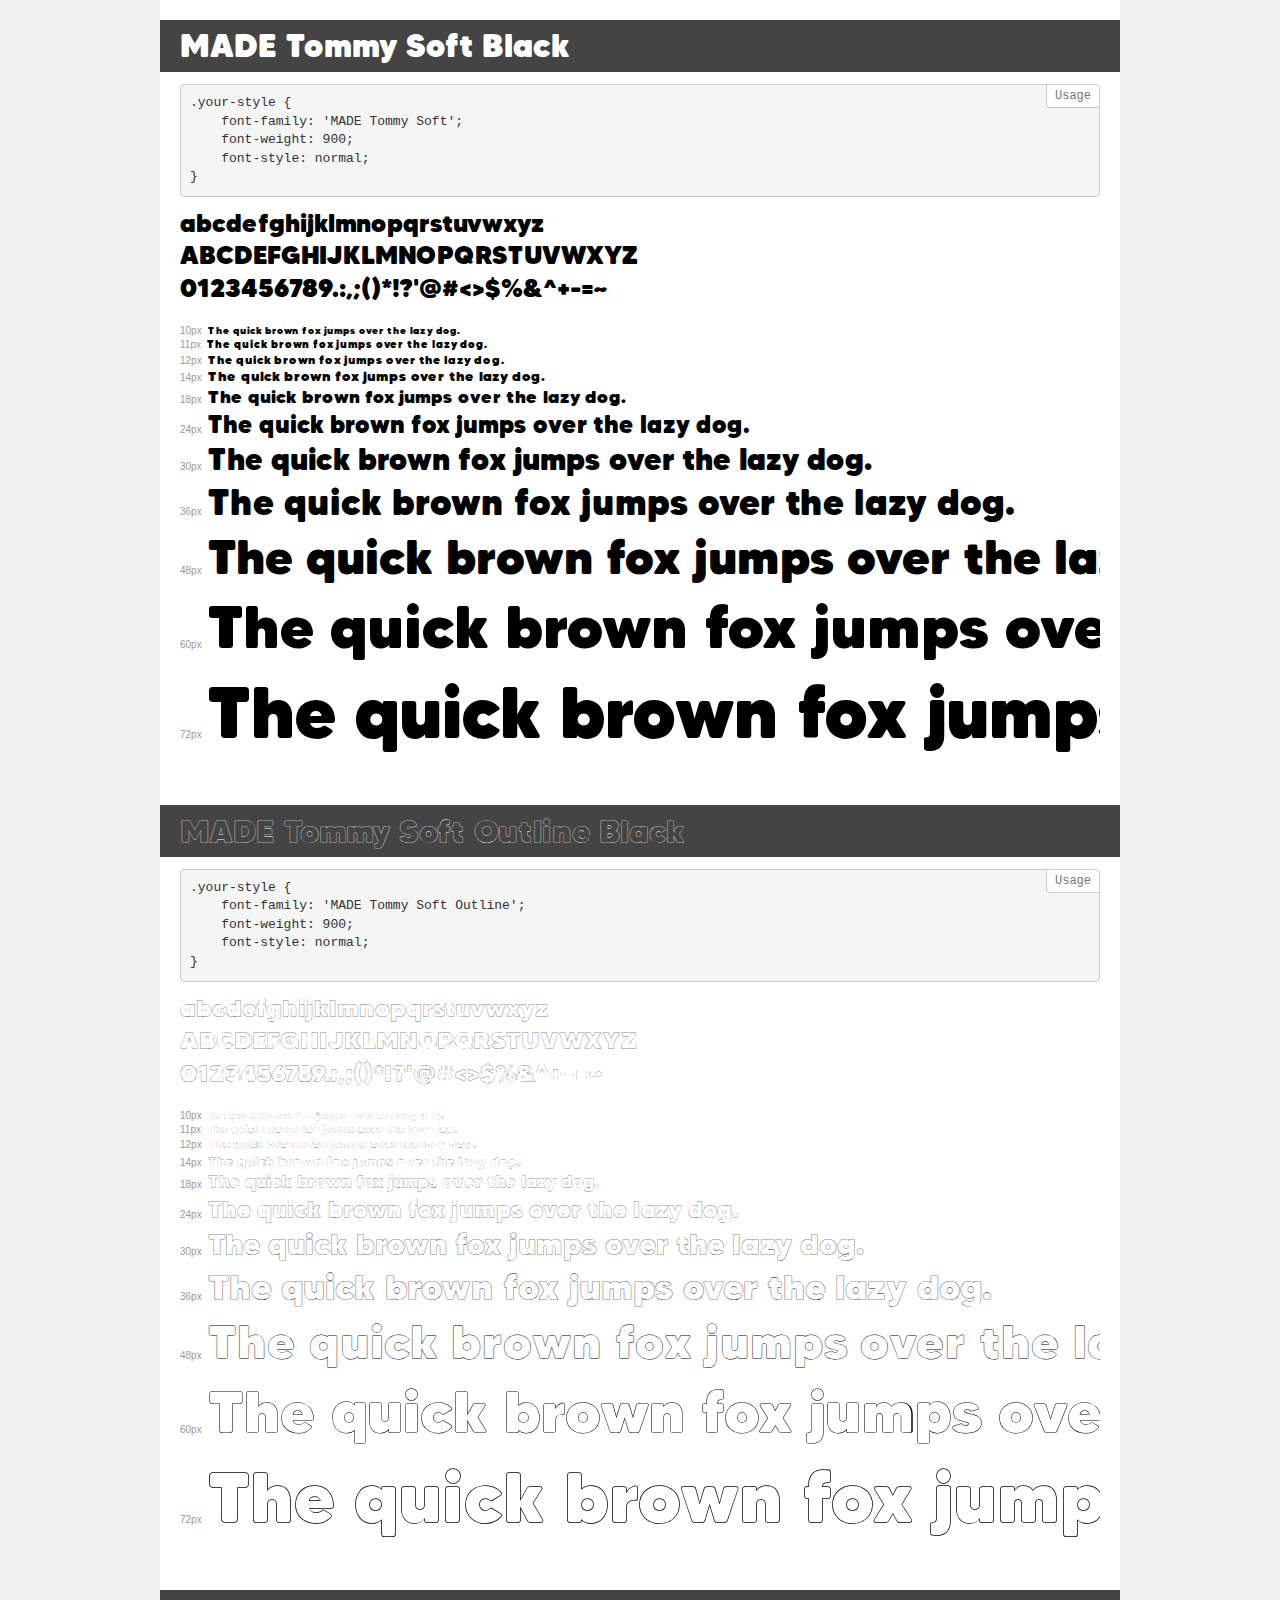
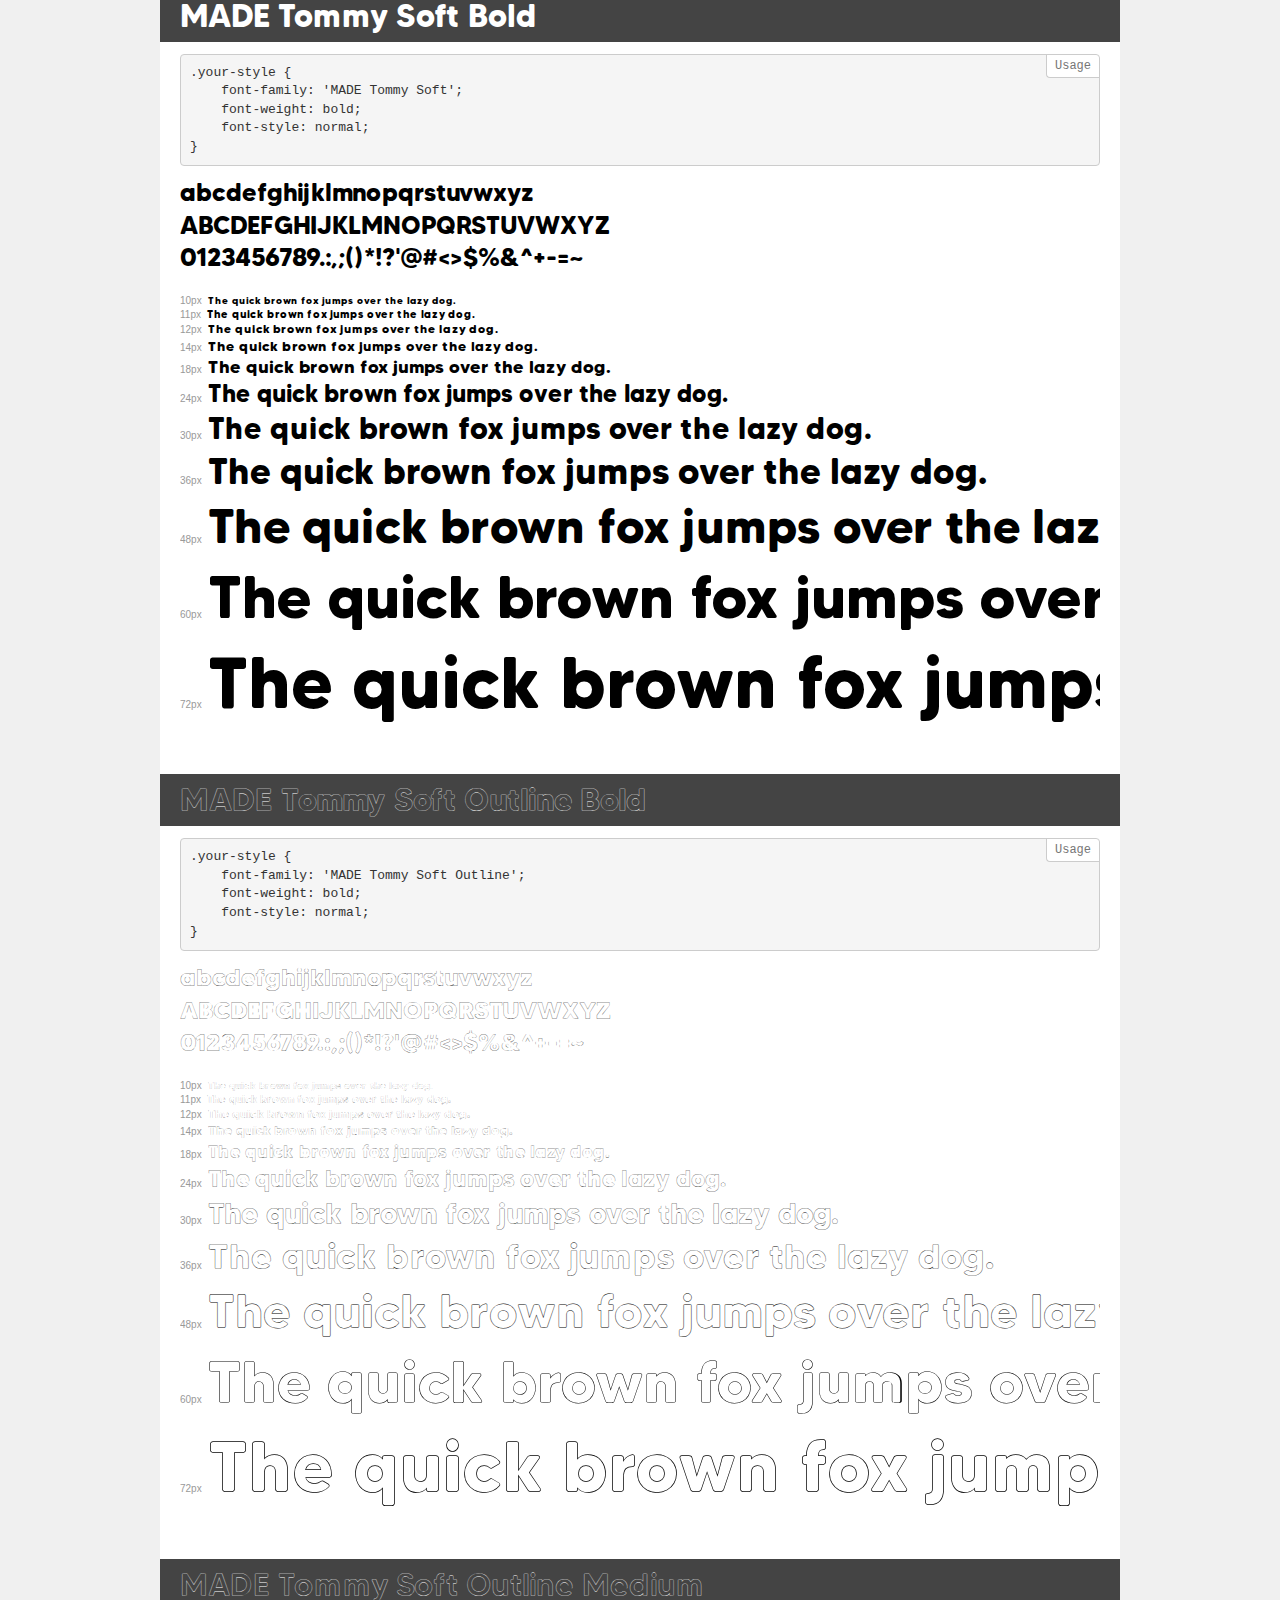
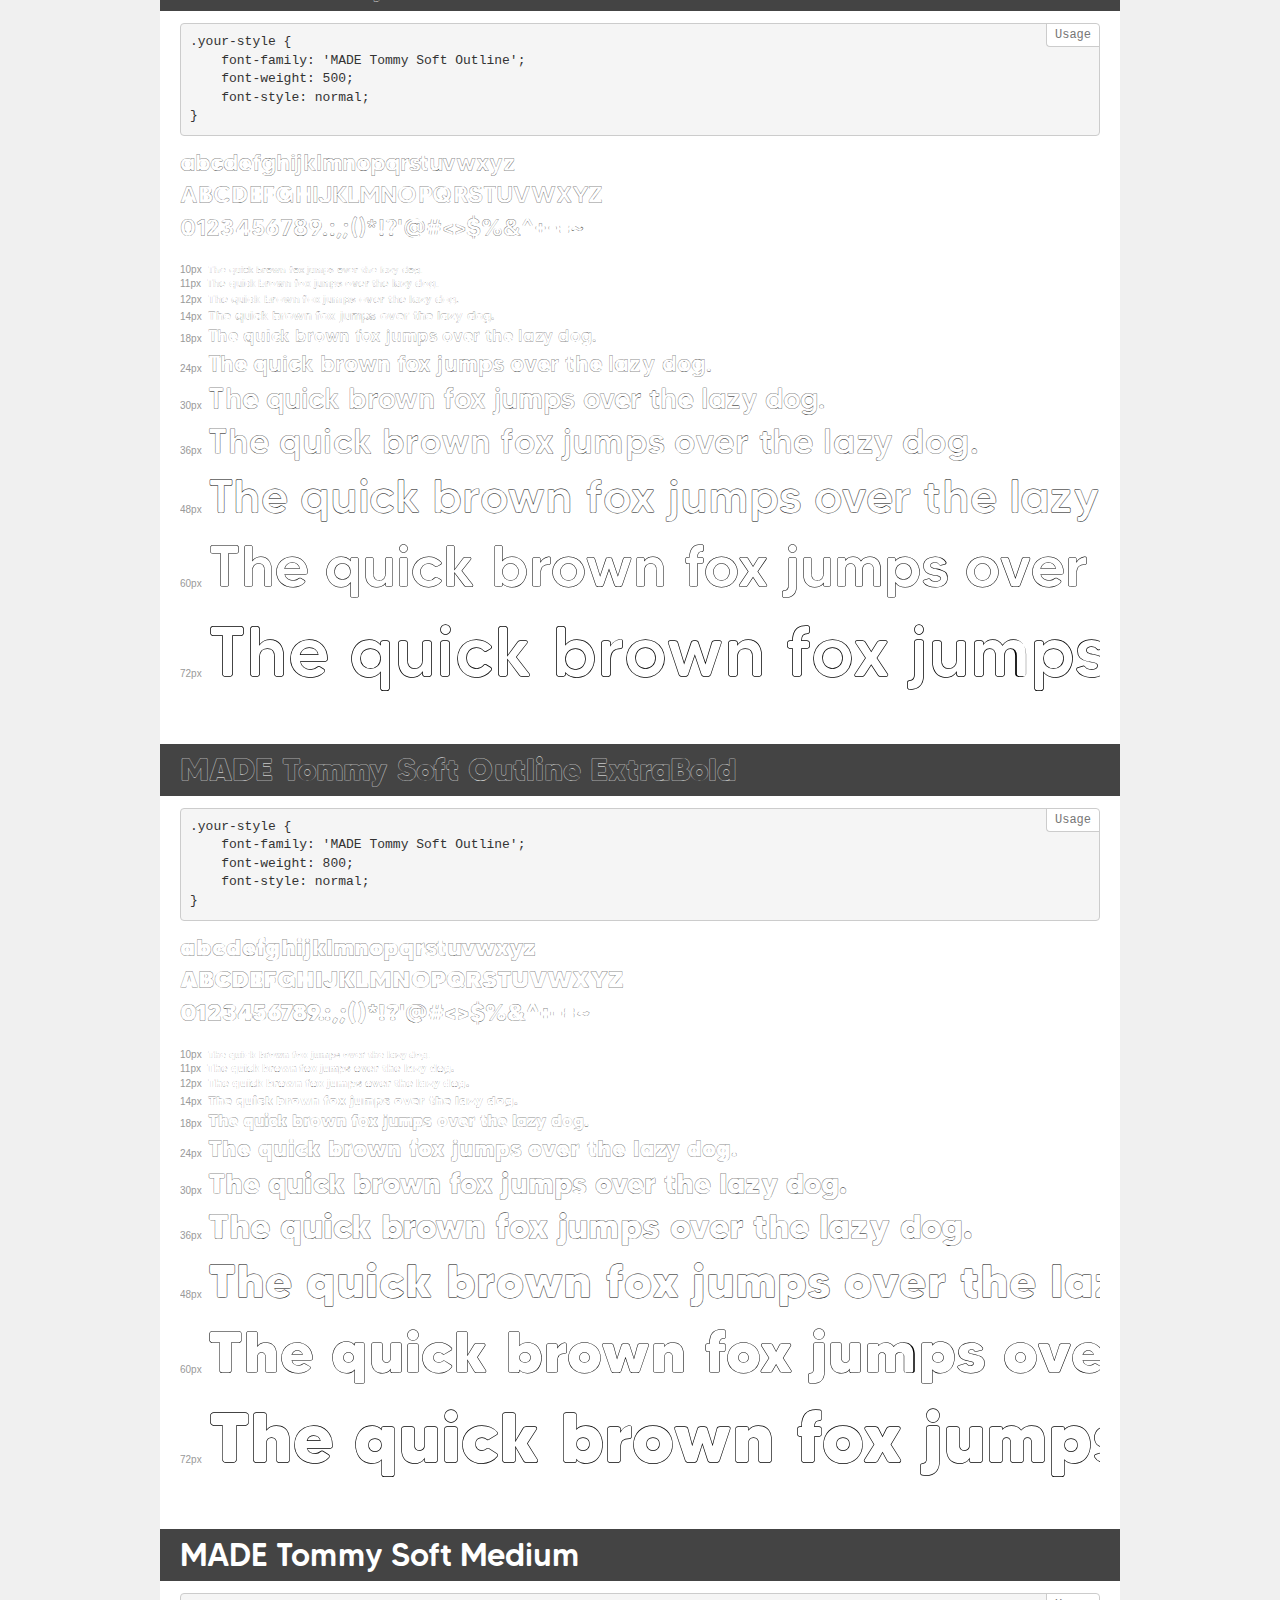
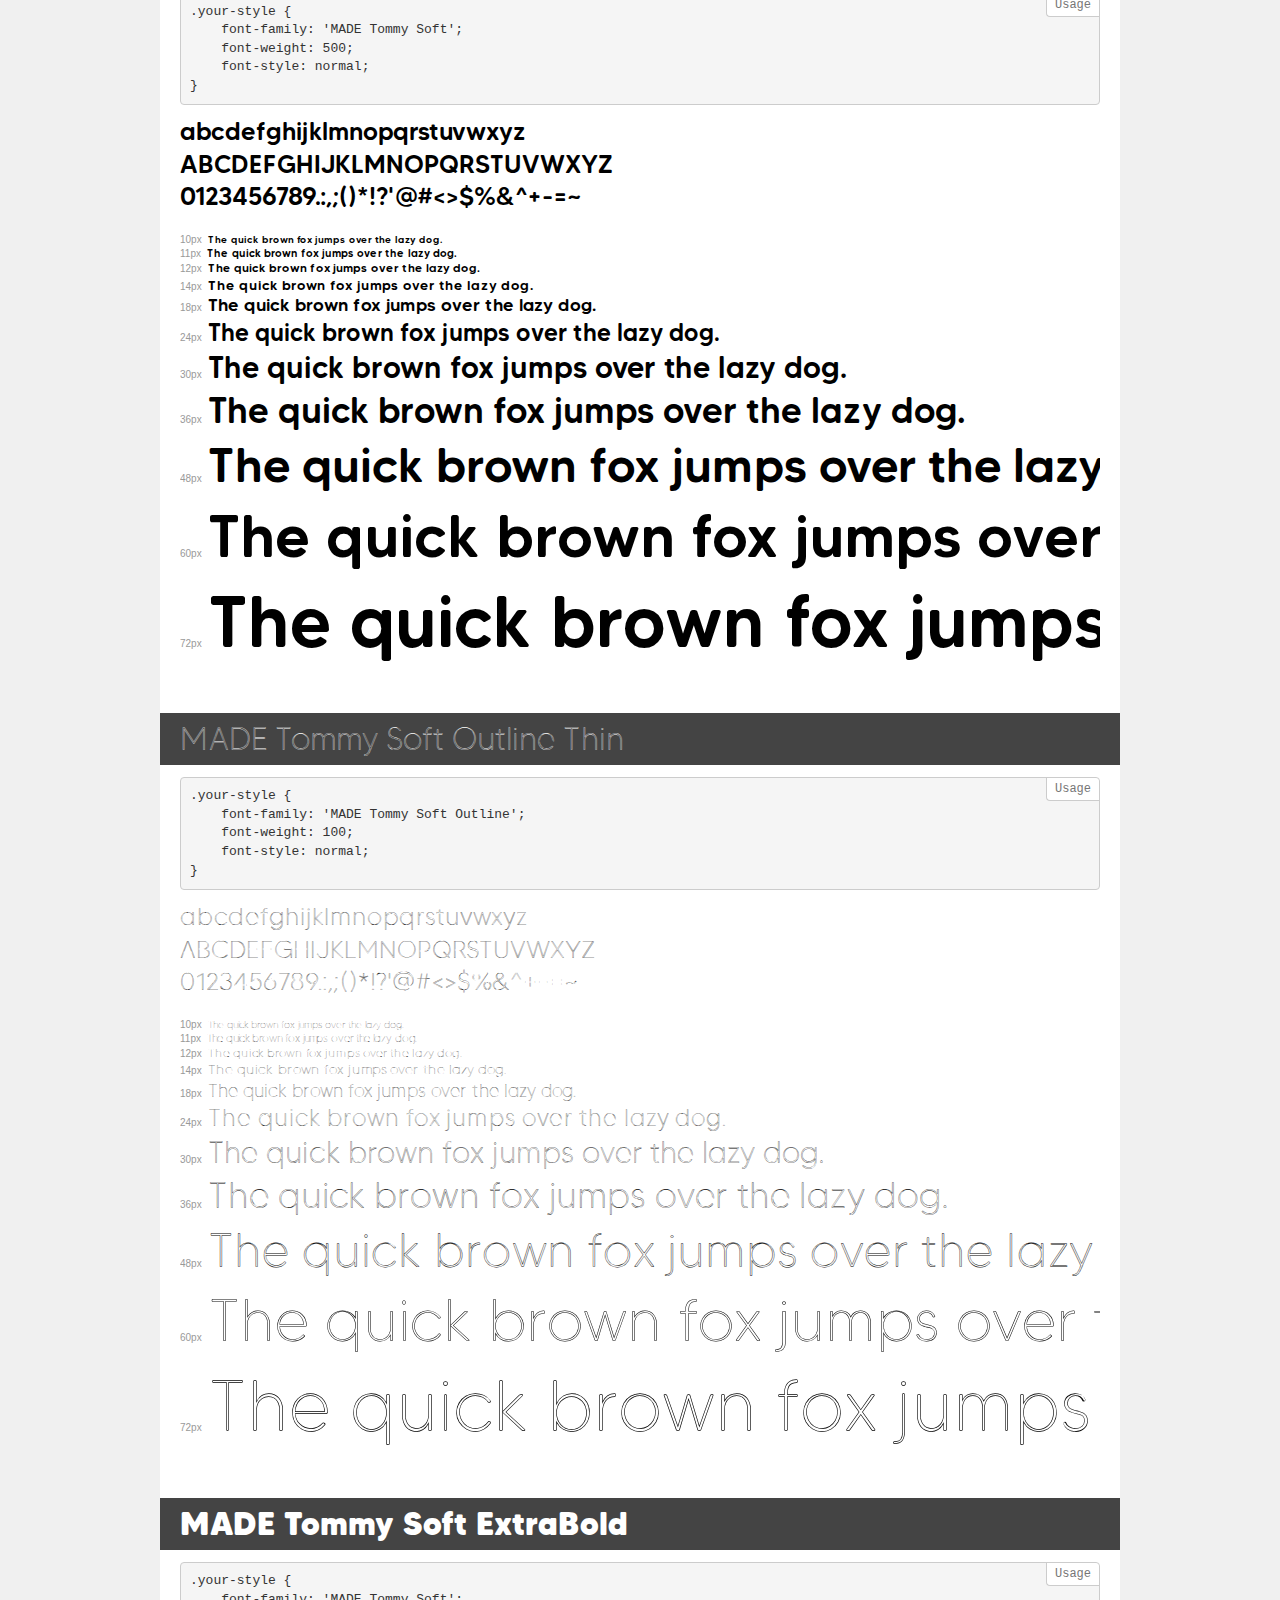
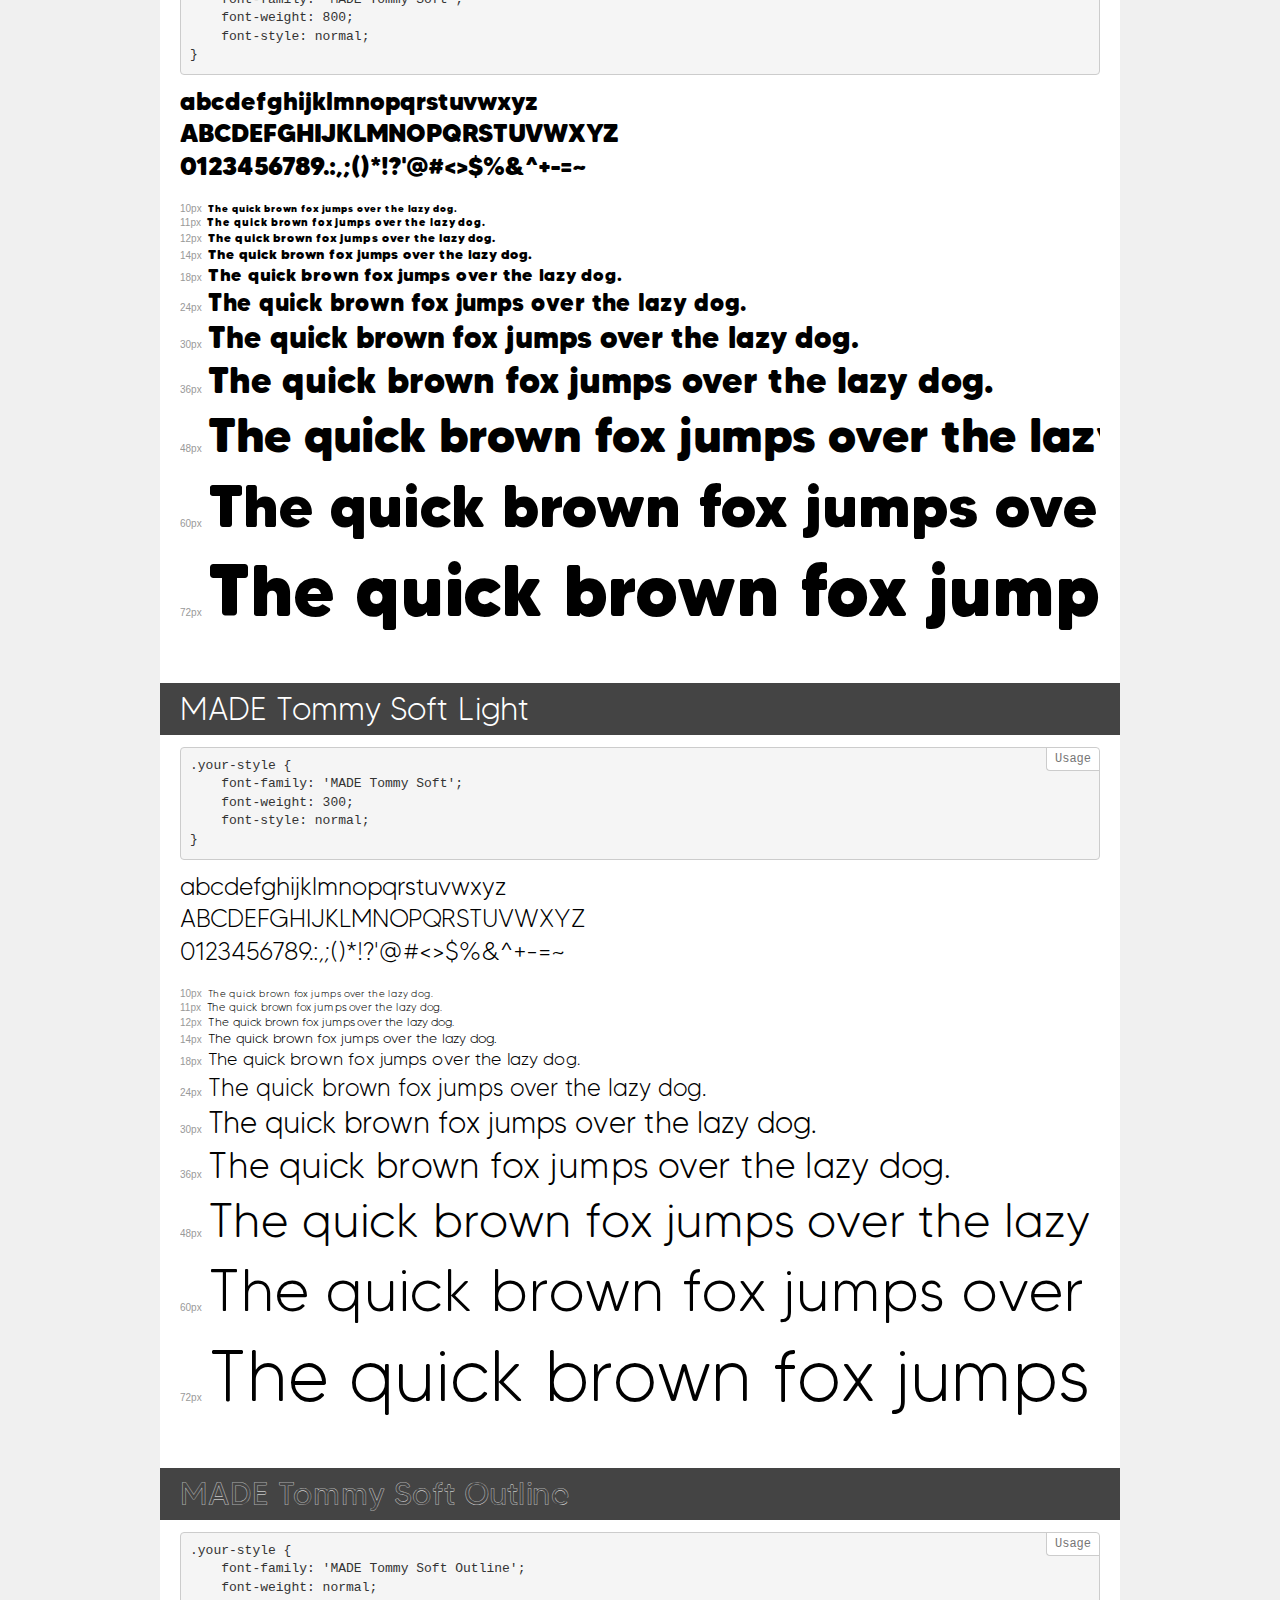
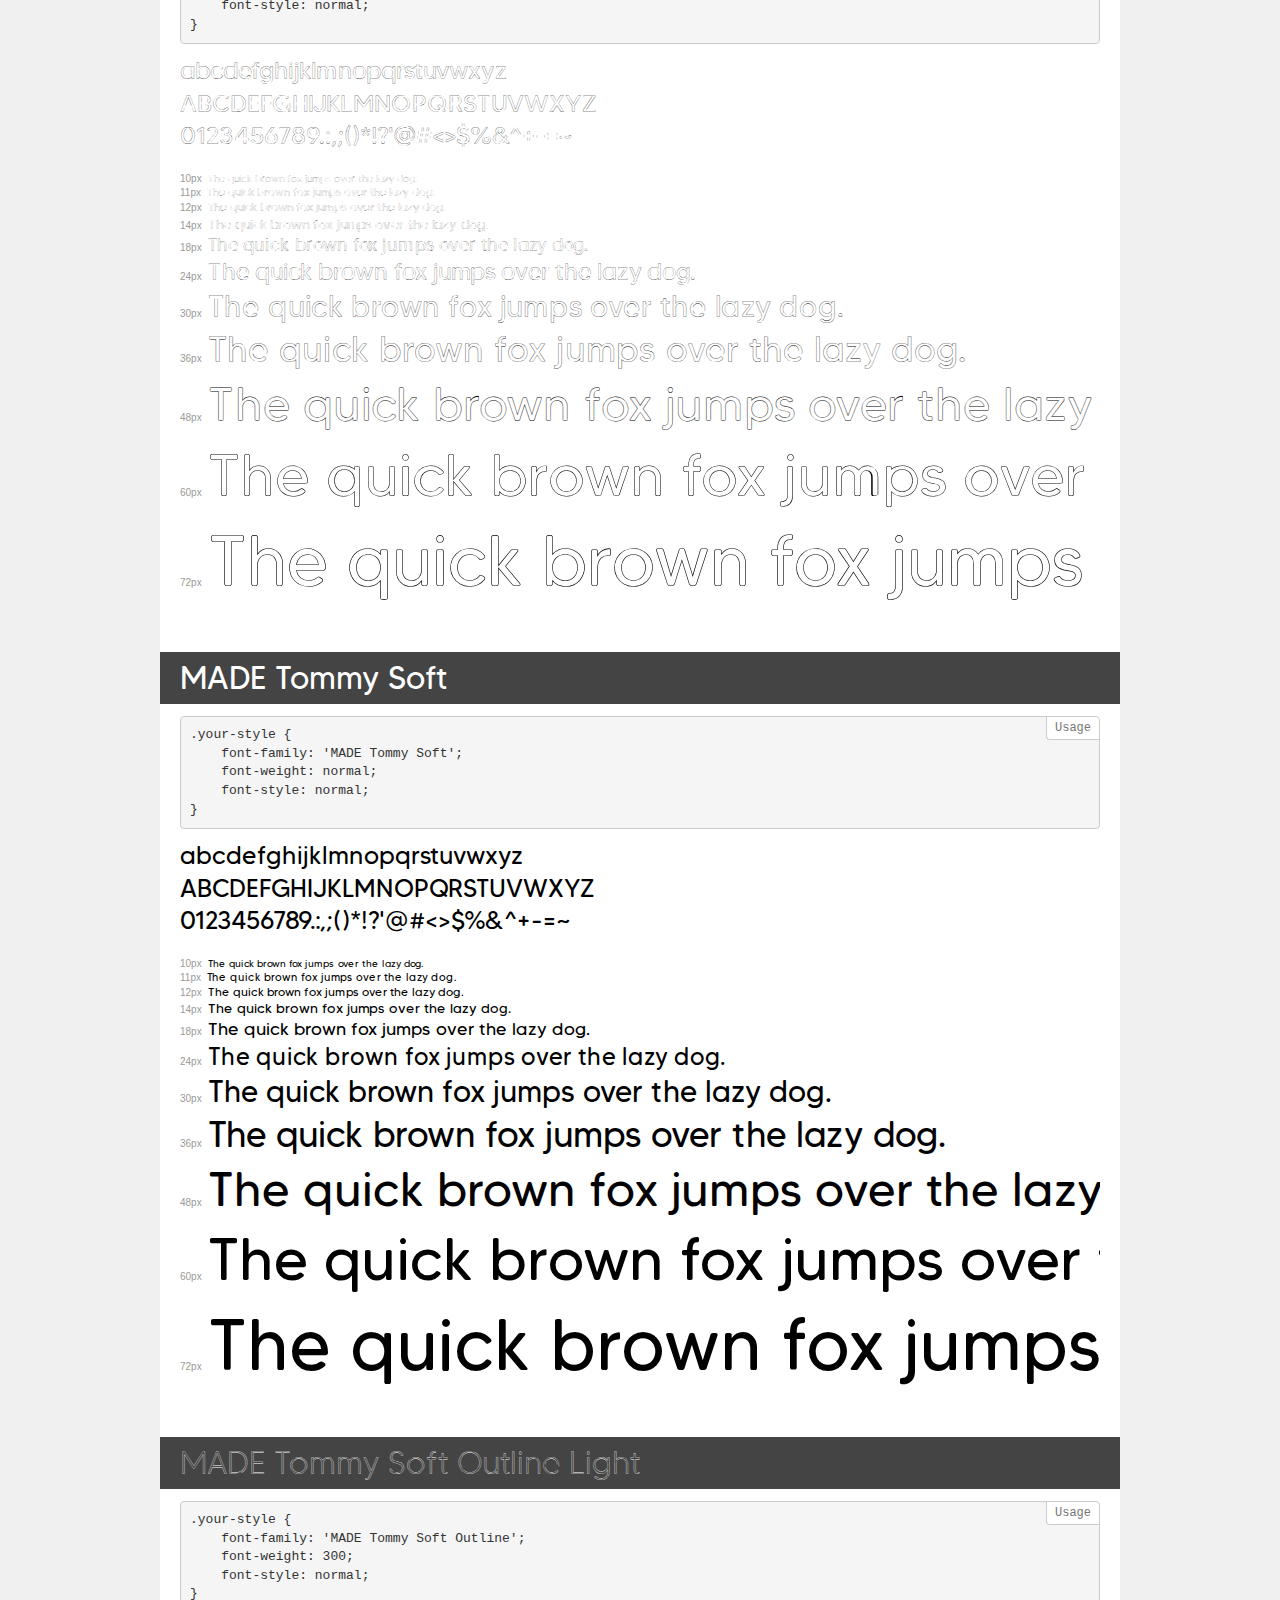
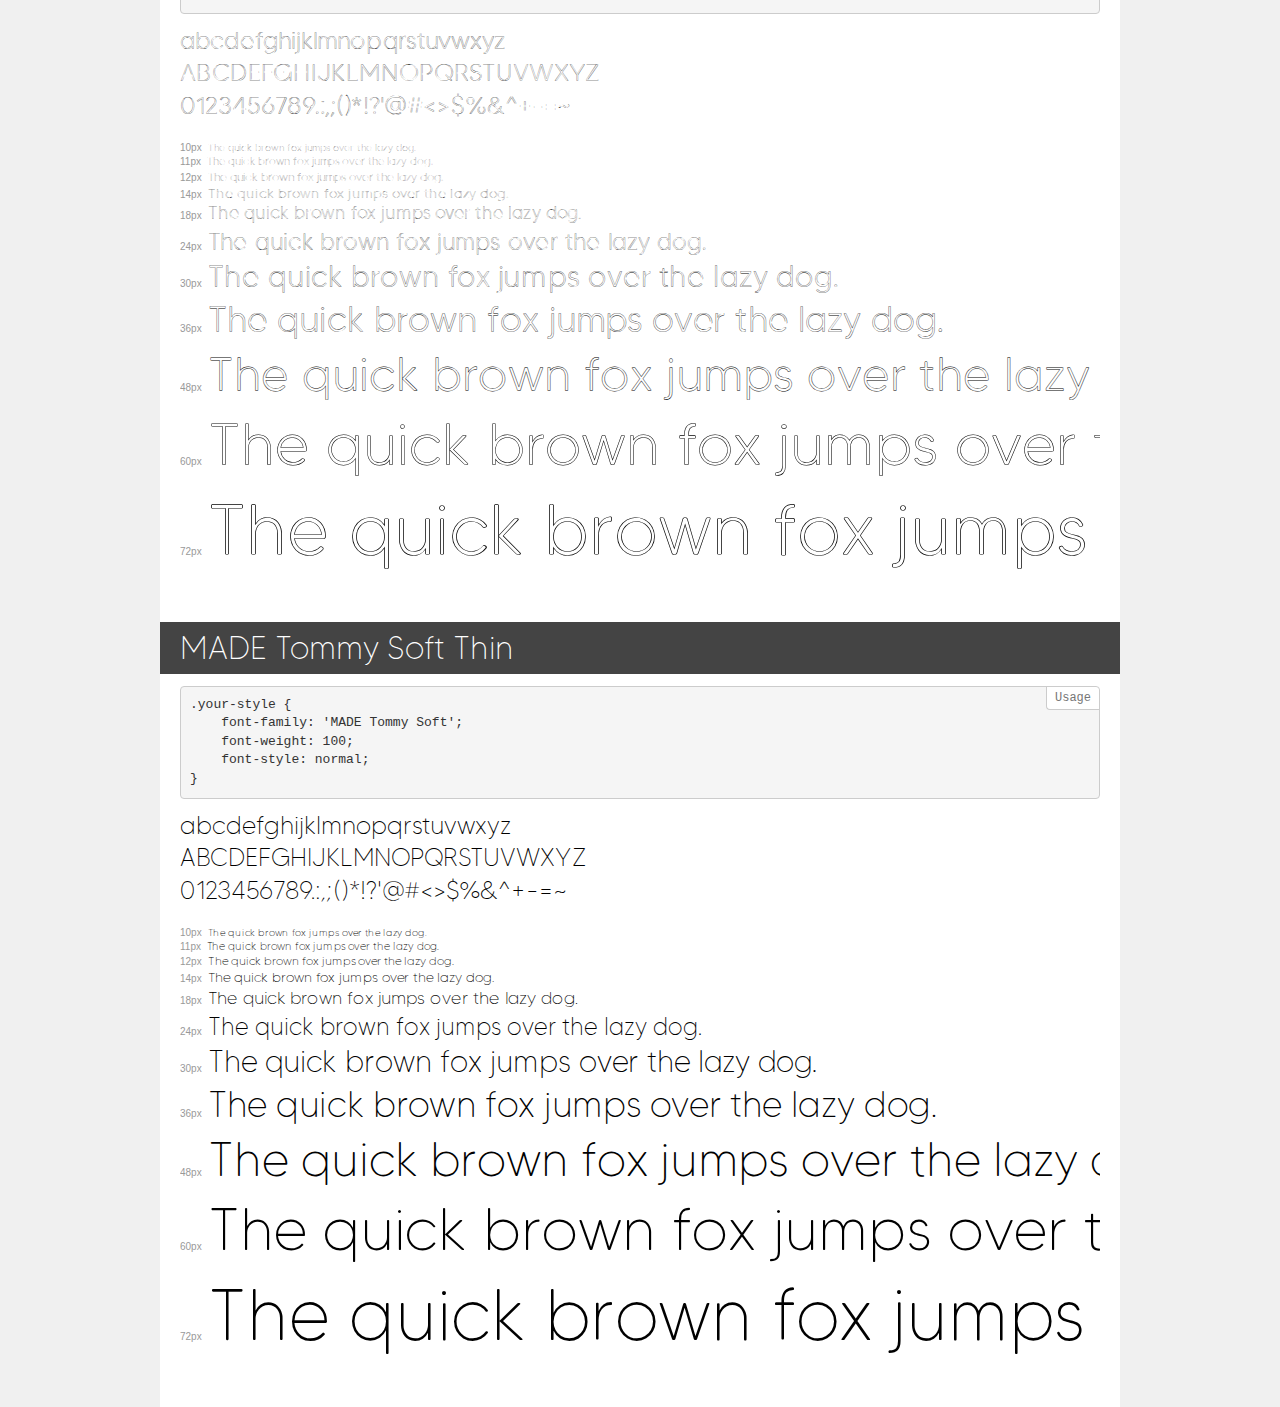
<file: src/assets/fonts/made_tommy_soft/demo.html>
<!DOCTYPE html>
<html lang="en">
<head>
    <meta charset="utf-8">
    <meta http-equiv="X-UA-Compatible" content="IE=edge">
    <meta name="viewport" content="width=device-width, initial-scale=1">
    <meta name="robots" content="noindex, noarchive">
    <meta name="format-detection" content="telephone=no">
    <title>Transfonter demo</title>
    <link href="stylesheet.css" rel="stylesheet">
    <style>
        /*
        http://meyerweb.com/eric/tools/css/reset/
        v2.0 | 20110126
        License: none (public domain)
        */
        html, body, div, span, applet, object, iframe,
        h1, h2, h3, h4, h5, h6, p, blockquote, pre,
        a, abbr, acronym, address, big, cite, code,
        del, dfn, em, img, ins, kbd, q, s, samp,
        small, strike, strong, sub, sup, tt, var,
        b, u, i, center,
        dl, dt, dd, ol, ul, li,
        fieldset, form, label, legend,
        table, caption, tbody, tfoot, thead, tr, th, td,
        article, aside, canvas, details, embed,
        figure, figcaption, footer, header, hgroup,
        menu, nav, output, ruby, section, summary,
        time, mark, audio, video {
            margin: 0;
            padding: 0;
            border: 0;
            font-size: 100%;
            font: inherit;
            vertical-align: baseline;
        }
        /* HTML5 display-role reset for older browsers */
        article, aside, details, figcaption, figure,
        footer, header, hgroup, menu, nav, section {
            display: block;
        }
        body {
            line-height: 1;
        }
        ol, ul {
            list-style: none;
        }
        blockquote, q {
            quotes: none;
        }
        blockquote:before, blockquote:after,
        q:before, q:after {
            content: '';
            content: none;
        }
        table {
            border-collapse: collapse;
            border-spacing: 0;
        }
        /* demo styles */
        body {
            background: #f0f0f0;
            color: #000;
        }
        .page {
            background: #fff;
            width: 920px;
            margin: 0 auto;
            padding: 20px 20px 0 20px;
            overflow: hidden;
        }
        .font-container {
            overflow-x: auto;
            overflow-y: hidden;
            margin-bottom: 40px;
            line-height: 1.3;
            white-space: nowrap;
            padding-bottom: 5px;
        }
        h1 {
            position: relative;
            background: #444;
            font-size: 32px;
            color: #fff;
            padding: 10px 20px;
            margin: 0 -20px 12px -20px;
        }
        .letters {
            font-size: 25px;
            margin-bottom: 20px;
        }
        .s10:before {
            content: '10px';
        }
        .s11:before {
            content: '11px';
        }
        .s12:before {
            content: '12px';
        }
        .s14:before {
            content: '14px';
        }
        .s18:before {
            content: '18px';
        }
        .s24:before {
            content: '24px';
        }
        .s30:before {
            content: '30px';
        }
        .s36:before {
            content: '36px';
        }
        .s48:before {
            content: '48px';
        }
        .s60:before {
            content: '60px';
        }
        .s72:before {
            content: '72px';
        }
        .s10:before, .s11:before, .s12:before, .s14:before,
        .s18:before, .s24:before, .s30:before, .s36:before,
        .s48:before, .s60:before, .s72:before {
            font-family: Arial, sans-serif;
            font-size: 10px;
            font-weight: normal;
            font-style: normal;
            color: #999;
            padding-right: 6px;
        }
        pre {
            display: block;
            position: relative;
            padding: 9px;
            margin: 0 0 10px;
            font-family: Monaco, Menlo, Consolas, "Courier New", monospace;
            font-size: 13px;
            line-height: 1.428571429;
            color: #333;
            font-weight: normal;
            font-style: normal;
            background-color: #f5f5f5;
            border: 1px solid #ccc;
            overflow-x: auto;
            border-radius: 4px;
        }
        pre:after {
            display: block;
            position: absolute;
            right: 0;
            top: 0;
            content: 'Usage';
            line-height: 1;
            padding: 5px 8px;
            font-size: 12px;
            color: #767676;
            background-color: #fff;
            border: 1px solid #ccc;
            border-right: none;
            border-top: none;
            border-radius: 0 4px 0 4px;
            z-index: 10;
        }
        /* responsive */
        @media (max-width: 959px) {
            .page {
                width: auto;
                margin: 0;
            }
        }
    </style>
</head>
<body>
<div class="page">
    <div class="demo">
        <h1 style="font-family: 'MADE Tommy Soft'; font-weight: 900; font-style: normal;">MADE Tommy Soft Black</h1>
        <pre>.your-style {
    font-family: 'MADE Tommy Soft';
    font-weight: 900;
    font-style: normal;
}</pre>
        <div class="font-container" style="font-family: 'MADE Tommy Soft'; font-weight: 900; font-style: normal;">
            <p class="letters">
                abcdefghijklmnopqrstuvwxyz<br>
ABCDEFGHIJKLMNOPQRSTUVWXYZ<br>
                0123456789.:,;()*!?'@#<>$%&^+-=~
            </p>
            <p class="s10" style="font-size: 10px;">The quick brown fox jumps over the lazy dog.</p>
            <p class="s11" style="font-size: 11px;">The quick brown fox jumps over the lazy dog.</p>
            <p class="s12" style="font-size: 12px;">The quick brown fox jumps over the lazy dog.</p>
            <p class="s14" style="font-size: 14px;">The quick brown fox jumps over the lazy dog.</p>
            <p class="s18" style="font-size: 18px;">The quick brown fox jumps over the lazy dog.</p>
            <p class="s24" style="font-size: 24px;">The quick brown fox jumps over the lazy dog.</p>
            <p class="s30" style="font-size: 30px;">The quick brown fox jumps over the lazy dog.</p>
            <p class="s36" style="font-size: 36px;">The quick brown fox jumps over the lazy dog.</p>
            <p class="s48" style="font-size: 48px;">The quick brown fox jumps over the lazy dog.</p>
            <p class="s60" style="font-size: 60px;">The quick brown fox jumps over the lazy dog.</p>
            <p class="s72" style="font-size: 72px;">The quick brown fox jumps over the lazy dog.</p>
        </div>
    </div>
    <div class="demo">
        <h1 style="font-family: 'MADE Tommy Soft Outline'; font-weight: 900; font-style: normal;">MADE Tommy Soft Outline Black</h1>
        <pre>.your-style {
    font-family: 'MADE Tommy Soft Outline';
    font-weight: 900;
    font-style: normal;
}</pre>
        <div class="font-container" style="font-family: 'MADE Tommy Soft Outline'; font-weight: 900; font-style: normal;">
            <p class="letters">
                abcdefghijklmnopqrstuvwxyz<br>
ABCDEFGHIJKLMNOPQRSTUVWXYZ<br>
                0123456789.:,;()*!?'@#<>$%&^+-=~
            </p>
            <p class="s10" style="font-size: 10px;">The quick brown fox jumps over the lazy dog.</p>
            <p class="s11" style="font-size: 11px;">The quick brown fox jumps over the lazy dog.</p>
            <p class="s12" style="font-size: 12px;">The quick brown fox jumps over the lazy dog.</p>
            <p class="s14" style="font-size: 14px;">The quick brown fox jumps over the lazy dog.</p>
            <p class="s18" style="font-size: 18px;">The quick brown fox jumps over the lazy dog.</p>
            <p class="s24" style="font-size: 24px;">The quick brown fox jumps over the lazy dog.</p>
            <p class="s30" style="font-size: 30px;">The quick brown fox jumps over the lazy dog.</p>
            <p class="s36" style="font-size: 36px;">The quick brown fox jumps over the lazy dog.</p>
            <p class="s48" style="font-size: 48px;">The quick brown fox jumps over the lazy dog.</p>
            <p class="s60" style="font-size: 60px;">The quick brown fox jumps over the lazy dog.</p>
            <p class="s72" style="font-size: 72px;">The quick brown fox jumps over the lazy dog.</p>
        </div>
    </div>
    <div class="demo">
        <h1 style="font-family: 'MADE Tommy Soft'; font-weight: bold; font-style: normal;">MADE Tommy Soft Bold</h1>
        <pre>.your-style {
    font-family: 'MADE Tommy Soft';
    font-weight: bold;
    font-style: normal;
}</pre>
        <div class="font-container" style="font-family: 'MADE Tommy Soft'; font-weight: bold; font-style: normal;">
            <p class="letters">
                abcdefghijklmnopqrstuvwxyz<br>
ABCDEFGHIJKLMNOPQRSTUVWXYZ<br>
                0123456789.:,;()*!?'@#<>$%&^+-=~
            </p>
            <p class="s10" style="font-size: 10px;">The quick brown fox jumps over the lazy dog.</p>
            <p class="s11" style="font-size: 11px;">The quick brown fox jumps over the lazy dog.</p>
            <p class="s12" style="font-size: 12px;">The quick brown fox jumps over the lazy dog.</p>
            <p class="s14" style="font-size: 14px;">The quick brown fox jumps over the lazy dog.</p>
            <p class="s18" style="font-size: 18px;">The quick brown fox jumps over the lazy dog.</p>
            <p class="s24" style="font-size: 24px;">The quick brown fox jumps over the lazy dog.</p>
            <p class="s30" style="font-size: 30px;">The quick brown fox jumps over the lazy dog.</p>
            <p class="s36" style="font-size: 36px;">The quick brown fox jumps over the lazy dog.</p>
            <p class="s48" style="font-size: 48px;">The quick brown fox jumps over the lazy dog.</p>
            <p class="s60" style="font-size: 60px;">The quick brown fox jumps over the lazy dog.</p>
            <p class="s72" style="font-size: 72px;">The quick brown fox jumps over the lazy dog.</p>
        </div>
    </div>
    <div class="demo">
        <h1 style="font-family: 'MADE Tommy Soft Outline'; font-weight: bold; font-style: normal;">MADE Tommy Soft Outline Bold</h1>
        <pre>.your-style {
    font-family: 'MADE Tommy Soft Outline';
    font-weight: bold;
    font-style: normal;
}</pre>
        <div class="font-container" style="font-family: 'MADE Tommy Soft Outline'; font-weight: bold; font-style: normal;">
            <p class="letters">
                abcdefghijklmnopqrstuvwxyz<br>
ABCDEFGHIJKLMNOPQRSTUVWXYZ<br>
                0123456789.:,;()*!?'@#<>$%&^+-=~
            </p>
            <p class="s10" style="font-size: 10px;">The quick brown fox jumps over the lazy dog.</p>
            <p class="s11" style="font-size: 11px;">The quick brown fox jumps over the lazy dog.</p>
            <p class="s12" style="font-size: 12px;">The quick brown fox jumps over the lazy dog.</p>
            <p class="s14" style="font-size: 14px;">The quick brown fox jumps over the lazy dog.</p>
            <p class="s18" style="font-size: 18px;">The quick brown fox jumps over the lazy dog.</p>
            <p class="s24" style="font-size: 24px;">The quick brown fox jumps over the lazy dog.</p>
            <p class="s30" style="font-size: 30px;">The quick brown fox jumps over the lazy dog.</p>
            <p class="s36" style="font-size: 36px;">The quick brown fox jumps over the lazy dog.</p>
            <p class="s48" style="font-size: 48px;">The quick brown fox jumps over the lazy dog.</p>
            <p class="s60" style="font-size: 60px;">The quick brown fox jumps over the lazy dog.</p>
            <p class="s72" style="font-size: 72px;">The quick brown fox jumps over the lazy dog.</p>
        </div>
    </div>
    <div class="demo">
        <h1 style="font-family: 'MADE Tommy Soft Outline'; font-weight: 500; font-style: normal;">MADE Tommy Soft Outline Medium</h1>
        <pre>.your-style {
    font-family: 'MADE Tommy Soft Outline';
    font-weight: 500;
    font-style: normal;
}</pre>
        <div class="font-container" style="font-family: 'MADE Tommy Soft Outline'; font-weight: 500; font-style: normal;">
            <p class="letters">
                abcdefghijklmnopqrstuvwxyz<br>
ABCDEFGHIJKLMNOPQRSTUVWXYZ<br>
                0123456789.:,;()*!?'@#<>$%&^+-=~
            </p>
            <p class="s10" style="font-size: 10px;">The quick brown fox jumps over the lazy dog.</p>
            <p class="s11" style="font-size: 11px;">The quick brown fox jumps over the lazy dog.</p>
            <p class="s12" style="font-size: 12px;">The quick brown fox jumps over the lazy dog.</p>
            <p class="s14" style="font-size: 14px;">The quick brown fox jumps over the lazy dog.</p>
            <p class="s18" style="font-size: 18px;">The quick brown fox jumps over the lazy dog.</p>
            <p class="s24" style="font-size: 24px;">The quick brown fox jumps over the lazy dog.</p>
            <p class="s30" style="font-size: 30px;">The quick brown fox jumps over the lazy dog.</p>
            <p class="s36" style="font-size: 36px;">The quick brown fox jumps over the lazy dog.</p>
            <p class="s48" style="font-size: 48px;">The quick brown fox jumps over the lazy dog.</p>
            <p class="s60" style="font-size: 60px;">The quick brown fox jumps over the lazy dog.</p>
            <p class="s72" style="font-size: 72px;">The quick brown fox jumps over the lazy dog.</p>
        </div>
    </div>
    <div class="demo">
        <h1 style="font-family: 'MADE Tommy Soft Outline'; font-weight: 800; font-style: normal;">MADE Tommy Soft Outline ExtraBold</h1>
        <pre>.your-style {
    font-family: 'MADE Tommy Soft Outline';
    font-weight: 800;
    font-style: normal;
}</pre>
        <div class="font-container" style="font-family: 'MADE Tommy Soft Outline'; font-weight: 800; font-style: normal;">
            <p class="letters">
                abcdefghijklmnopqrstuvwxyz<br>
ABCDEFGHIJKLMNOPQRSTUVWXYZ<br>
                0123456789.:,;()*!?'@#<>$%&^+-=~
            </p>
            <p class="s10" style="font-size: 10px;">The quick brown fox jumps over the lazy dog.</p>
            <p class="s11" style="font-size: 11px;">The quick brown fox jumps over the lazy dog.</p>
            <p class="s12" style="font-size: 12px;">The quick brown fox jumps over the lazy dog.</p>
            <p class="s14" style="font-size: 14px;">The quick brown fox jumps over the lazy dog.</p>
            <p class="s18" style="font-size: 18px;">The quick brown fox jumps over the lazy dog.</p>
            <p class="s24" style="font-size: 24px;">The quick brown fox jumps over the lazy dog.</p>
            <p class="s30" style="font-size: 30px;">The quick brown fox jumps over the lazy dog.</p>
            <p class="s36" style="font-size: 36px;">The quick brown fox jumps over the lazy dog.</p>
            <p class="s48" style="font-size: 48px;">The quick brown fox jumps over the lazy dog.</p>
            <p class="s60" style="font-size: 60px;">The quick brown fox jumps over the lazy dog.</p>
            <p class="s72" style="font-size: 72px;">The quick brown fox jumps over the lazy dog.</p>
        </div>
    </div>
    <div class="demo">
        <h1 style="font-family: 'MADE Tommy Soft'; font-weight: 500; font-style: normal;">MADE Tommy Soft Medium</h1>
        <pre>.your-style {
    font-family: 'MADE Tommy Soft';
    font-weight: 500;
    font-style: normal;
}</pre>
        <div class="font-container" style="font-family: 'MADE Tommy Soft'; font-weight: 500; font-style: normal;">
            <p class="letters">
                abcdefghijklmnopqrstuvwxyz<br>
ABCDEFGHIJKLMNOPQRSTUVWXYZ<br>
                0123456789.:,;()*!?'@#<>$%&^+-=~
            </p>
            <p class="s10" style="font-size: 10px;">The quick brown fox jumps over the lazy dog.</p>
            <p class="s11" style="font-size: 11px;">The quick brown fox jumps over the lazy dog.</p>
            <p class="s12" style="font-size: 12px;">The quick brown fox jumps over the lazy dog.</p>
            <p class="s14" style="font-size: 14px;">The quick brown fox jumps over the lazy dog.</p>
            <p class="s18" style="font-size: 18px;">The quick brown fox jumps over the lazy dog.</p>
            <p class="s24" style="font-size: 24px;">The quick brown fox jumps over the lazy dog.</p>
            <p class="s30" style="font-size: 30px;">The quick brown fox jumps over the lazy dog.</p>
            <p class="s36" style="font-size: 36px;">The quick brown fox jumps over the lazy dog.</p>
            <p class="s48" style="font-size: 48px;">The quick brown fox jumps over the lazy dog.</p>
            <p class="s60" style="font-size: 60px;">The quick brown fox jumps over the lazy dog.</p>
            <p class="s72" style="font-size: 72px;">The quick brown fox jumps over the lazy dog.</p>
        </div>
    </div>
    <div class="demo">
        <h1 style="font-family: 'MADE Tommy Soft Outline'; font-weight: 100; font-style: normal;">MADE Tommy Soft Outline Thin</h1>
        <pre>.your-style {
    font-family: 'MADE Tommy Soft Outline';
    font-weight: 100;
    font-style: normal;
}</pre>
        <div class="font-container" style="font-family: 'MADE Tommy Soft Outline'; font-weight: 100; font-style: normal;">
            <p class="letters">
                abcdefghijklmnopqrstuvwxyz<br>
ABCDEFGHIJKLMNOPQRSTUVWXYZ<br>
                0123456789.:,;()*!?'@#<>$%&^+-=~
            </p>
            <p class="s10" style="font-size: 10px;">The quick brown fox jumps over the lazy dog.</p>
            <p class="s11" style="font-size: 11px;">The quick brown fox jumps over the lazy dog.</p>
            <p class="s12" style="font-size: 12px;">The quick brown fox jumps over the lazy dog.</p>
            <p class="s14" style="font-size: 14px;">The quick brown fox jumps over the lazy dog.</p>
            <p class="s18" style="font-size: 18px;">The quick brown fox jumps over the lazy dog.</p>
            <p class="s24" style="font-size: 24px;">The quick brown fox jumps over the lazy dog.</p>
            <p class="s30" style="font-size: 30px;">The quick brown fox jumps over the lazy dog.</p>
            <p class="s36" style="font-size: 36px;">The quick brown fox jumps over the lazy dog.</p>
            <p class="s48" style="font-size: 48px;">The quick brown fox jumps over the lazy dog.</p>
            <p class="s60" style="font-size: 60px;">The quick brown fox jumps over the lazy dog.</p>
            <p class="s72" style="font-size: 72px;">The quick brown fox jumps over the lazy dog.</p>
        </div>
    </div>
    <div class="demo">
        <h1 style="font-family: 'MADE Tommy Soft'; font-weight: 800; font-style: normal;">MADE Tommy Soft ExtraBold</h1>
        <pre>.your-style {
    font-family: 'MADE Tommy Soft';
    font-weight: 800;
    font-style: normal;
}</pre>
        <div class="font-container" style="font-family: 'MADE Tommy Soft'; font-weight: 800; font-style: normal;">
            <p class="letters">
                abcdefghijklmnopqrstuvwxyz<br>
ABCDEFGHIJKLMNOPQRSTUVWXYZ<br>
                0123456789.:,;()*!?'@#<>$%&^+-=~
            </p>
            <p class="s10" style="font-size: 10px;">The quick brown fox jumps over the lazy dog.</p>
            <p class="s11" style="font-size: 11px;">The quick brown fox jumps over the lazy dog.</p>
            <p class="s12" style="font-size: 12px;">The quick brown fox jumps over the lazy dog.</p>
            <p class="s14" style="font-size: 14px;">The quick brown fox jumps over the lazy dog.</p>
            <p class="s18" style="font-size: 18px;">The quick brown fox jumps over the lazy dog.</p>
            <p class="s24" style="font-size: 24px;">The quick brown fox jumps over the lazy dog.</p>
            <p class="s30" style="font-size: 30px;">The quick brown fox jumps over the lazy dog.</p>
            <p class="s36" style="font-size: 36px;">The quick brown fox jumps over the lazy dog.</p>
            <p class="s48" style="font-size: 48px;">The quick brown fox jumps over the lazy dog.</p>
            <p class="s60" style="font-size: 60px;">The quick brown fox jumps over the lazy dog.</p>
            <p class="s72" style="font-size: 72px;">The quick brown fox jumps over the lazy dog.</p>
        </div>
    </div>
    <div class="demo">
        <h1 style="font-family: 'MADE Tommy Soft'; font-weight: 300; font-style: normal;">MADE Tommy Soft Light</h1>
        <pre>.your-style {
    font-family: 'MADE Tommy Soft';
    font-weight: 300;
    font-style: normal;
}</pre>
        <div class="font-container" style="font-family: 'MADE Tommy Soft'; font-weight: 300; font-style: normal;">
            <p class="letters">
                abcdefghijklmnopqrstuvwxyz<br>
ABCDEFGHIJKLMNOPQRSTUVWXYZ<br>
                0123456789.:,;()*!?'@#<>$%&^+-=~
            </p>
            <p class="s10" style="font-size: 10px;">The quick brown fox jumps over the lazy dog.</p>
            <p class="s11" style="font-size: 11px;">The quick brown fox jumps over the lazy dog.</p>
            <p class="s12" style="font-size: 12px;">The quick brown fox jumps over the lazy dog.</p>
            <p class="s14" style="font-size: 14px;">The quick brown fox jumps over the lazy dog.</p>
            <p class="s18" style="font-size: 18px;">The quick brown fox jumps over the lazy dog.</p>
            <p class="s24" style="font-size: 24px;">The quick brown fox jumps over the lazy dog.</p>
            <p class="s30" style="font-size: 30px;">The quick brown fox jumps over the lazy dog.</p>
            <p class="s36" style="font-size: 36px;">The quick brown fox jumps over the lazy dog.</p>
            <p class="s48" style="font-size: 48px;">The quick brown fox jumps over the lazy dog.</p>
            <p class="s60" style="font-size: 60px;">The quick brown fox jumps over the lazy dog.</p>
            <p class="s72" style="font-size: 72px;">The quick brown fox jumps over the lazy dog.</p>
        </div>
    </div>
    <div class="demo">
        <h1 style="font-family: 'MADE Tommy Soft Outline'; font-weight: normal; font-style: normal;">MADE Tommy Soft Outline</h1>
        <pre>.your-style {
    font-family: 'MADE Tommy Soft Outline';
    font-weight: normal;
    font-style: normal;
}</pre>
        <div class="font-container" style="font-family: 'MADE Tommy Soft Outline'; font-weight: normal; font-style: normal;">
            <p class="letters">
                abcdefghijklmnopqrstuvwxyz<br>
ABCDEFGHIJKLMNOPQRSTUVWXYZ<br>
                0123456789.:,;()*!?'@#<>$%&^+-=~
            </p>
            <p class="s10" style="font-size: 10px;">The quick brown fox jumps over the lazy dog.</p>
            <p class="s11" style="font-size: 11px;">The quick brown fox jumps over the lazy dog.</p>
            <p class="s12" style="font-size: 12px;">The quick brown fox jumps over the lazy dog.</p>
            <p class="s14" style="font-size: 14px;">The quick brown fox jumps over the lazy dog.</p>
            <p class="s18" style="font-size: 18px;">The quick brown fox jumps over the lazy dog.</p>
            <p class="s24" style="font-size: 24px;">The quick brown fox jumps over the lazy dog.</p>
            <p class="s30" style="font-size: 30px;">The quick brown fox jumps over the lazy dog.</p>
            <p class="s36" style="font-size: 36px;">The quick brown fox jumps over the lazy dog.</p>
            <p class="s48" style="font-size: 48px;">The quick brown fox jumps over the lazy dog.</p>
            <p class="s60" style="font-size: 60px;">The quick brown fox jumps over the lazy dog.</p>
            <p class="s72" style="font-size: 72px;">The quick brown fox jumps over the lazy dog.</p>
        </div>
    </div>
    <div class="demo">
        <h1 style="font-family: 'MADE Tommy Soft'; font-weight: normal; font-style: normal;">MADE Tommy Soft</h1>
        <pre>.your-style {
    font-family: 'MADE Tommy Soft';
    font-weight: normal;
    font-style: normal;
}</pre>
        <div class="font-container" style="font-family: 'MADE Tommy Soft'; font-weight: normal; font-style: normal;">
            <p class="letters">
                abcdefghijklmnopqrstuvwxyz<br>
ABCDEFGHIJKLMNOPQRSTUVWXYZ<br>
                0123456789.:,;()*!?'@#<>$%&^+-=~
            </p>
            <p class="s10" style="font-size: 10px;">The quick brown fox jumps over the lazy dog.</p>
            <p class="s11" style="font-size: 11px;">The quick brown fox jumps over the lazy dog.</p>
            <p class="s12" style="font-size: 12px;">The quick brown fox jumps over the lazy dog.</p>
            <p class="s14" style="font-size: 14px;">The quick brown fox jumps over the lazy dog.</p>
            <p class="s18" style="font-size: 18px;">The quick brown fox jumps over the lazy dog.</p>
            <p class="s24" style="font-size: 24px;">The quick brown fox jumps over the lazy dog.</p>
            <p class="s30" style="font-size: 30px;">The quick brown fox jumps over the lazy dog.</p>
            <p class="s36" style="font-size: 36px;">The quick brown fox jumps over the lazy dog.</p>
            <p class="s48" style="font-size: 48px;">The quick brown fox jumps over the lazy dog.</p>
            <p class="s60" style="font-size: 60px;">The quick brown fox jumps over the lazy dog.</p>
            <p class="s72" style="font-size: 72px;">The quick brown fox jumps over the lazy dog.</p>
        </div>
    </div>
    <div class="demo">
        <h1 style="font-family: 'MADE Tommy Soft Outline'; font-weight: 300; font-style: normal;">MADE Tommy Soft Outline Light</h1>
        <pre>.your-style {
    font-family: 'MADE Tommy Soft Outline';
    font-weight: 300;
    font-style: normal;
}</pre>
        <div class="font-container" style="font-family: 'MADE Tommy Soft Outline'; font-weight: 300; font-style: normal;">
            <p class="letters">
                abcdefghijklmnopqrstuvwxyz<br>
ABCDEFGHIJKLMNOPQRSTUVWXYZ<br>
                0123456789.:,;()*!?'@#<>$%&^+-=~
            </p>
            <p class="s10" style="font-size: 10px;">The quick brown fox jumps over the lazy dog.</p>
            <p class="s11" style="font-size: 11px;">The quick brown fox jumps over the lazy dog.</p>
            <p class="s12" style="font-size: 12px;">The quick brown fox jumps over the lazy dog.</p>
            <p class="s14" style="font-size: 14px;">The quick brown fox jumps over the lazy dog.</p>
            <p class="s18" style="font-size: 18px;">The quick brown fox jumps over the lazy dog.</p>
            <p class="s24" style="font-size: 24px;">The quick brown fox jumps over the lazy dog.</p>
            <p class="s30" style="font-size: 30px;">The quick brown fox jumps over the lazy dog.</p>
            <p class="s36" style="font-size: 36px;">The quick brown fox jumps over the lazy dog.</p>
            <p class="s48" style="font-size: 48px;">The quick brown fox jumps over the lazy dog.</p>
            <p class="s60" style="font-size: 60px;">The quick brown fox jumps over the lazy dog.</p>
            <p class="s72" style="font-size: 72px;">The quick brown fox jumps over the lazy dog.</p>
        </div>
    </div>
    <div class="demo">
        <h1 style="font-family: 'MADE Tommy Soft'; font-weight: 100; font-style: normal;">MADE Tommy Soft Thin</h1>
        <pre>.your-style {
    font-family: 'MADE Tommy Soft';
    font-weight: 100;
    font-style: normal;
}</pre>
        <div class="font-container" style="font-family: 'MADE Tommy Soft'; font-weight: 100; font-style: normal;">
            <p class="letters">
                abcdefghijklmnopqrstuvwxyz<br>
ABCDEFGHIJKLMNOPQRSTUVWXYZ<br>
                0123456789.:,;()*!?'@#<>$%&^+-=~
            </p>
            <p class="s10" style="font-size: 10px;">The quick brown fox jumps over the lazy dog.</p>
            <p class="s11" style="font-size: 11px;">The quick brown fox jumps over the lazy dog.</p>
            <p class="s12" style="font-size: 12px;">The quick brown fox jumps over the lazy dog.</p>
            <p class="s14" style="font-size: 14px;">The quick brown fox jumps over the lazy dog.</p>
            <p class="s18" style="font-size: 18px;">The quick brown fox jumps over the lazy dog.</p>
            <p class="s24" style="font-size: 24px;">The quick brown fox jumps over the lazy dog.</p>
            <p class="s30" style="font-size: 30px;">The quick brown fox jumps over the lazy dog.</p>
            <p class="s36" style="font-size: 36px;">The quick brown fox jumps over the lazy dog.</p>
            <p class="s48" style="font-size: 48px;">The quick brown fox jumps over the lazy dog.</p>
            <p class="s60" style="font-size: 60px;">The quick brown fox jumps over the lazy dog.</p>
            <p class="s72" style="font-size: 72px;">The quick brown fox jumps over the lazy dog.</p>
        </div>
    </div>
</div>
</body>
</html>
</file>
<file: src/assets/fonts/fonts.css>
@font-face {
	font-family: 'HelveticaNeueCyr';
	src: url('./HelveticaNeueCyr/HelveticaNeueCyr-Medium.eot');
	src: local('HelveticaNeueCyr-Medium'),
		url('./HelveticaNeueCyr/HelveticaNeueCyr-Medium.eot?#iefix') format('embedded-opentype'),
		url('./HelveticaNeueCyr/HelveticaNeueCyr-Medium.woff') format('woff'),
		url('./HelveticaNeueCyr/HelveticaNeueCyr-Medium.ttf') format('truetype');
	font-weight: 500;
	font-style: normal;
}

@font-face {
	font-family: 'HelveticaNeueCyr';
	src: url('./HelveticaNeueCyr/HelveticaNeueCyr-Heavy.eot');
	src: local('HelveticaNeueCyr-Heavy'),
		url('./HelveticaNeueCyr/HelveticaNeueCyr-Heavy.eot?#iefix') format('embedded-opentype'),
		url('./HelveticaNeueCyr/HelveticaNeueCyr-Heavy.woff') format('woff'),
		url('./HelveticaNeueCyr/HelveticaNeueCyr-Heavy.ttf') format('truetype');
	font-weight: 900;
	font-style: normal;
}

@font-face {
	font-family: 'HelveticaNeueCyr';
	src: url('./HelveticaNeueCyr/HelveticaNeueCyr-Black.eot');
	src: local('HelveticaNeueCyr-Black'),
		url('./HelveticaNeueCyr/HelveticaNeueCyr-Black.eot?#iefix') format('embedded-opentype'),
		url('./HelveticaNeueCyr/HelveticaNeueCyr-Black.woff') format('woff'),
		url('./HelveticaNeueCyr/HelveticaNeueCyr-Black.ttf') format('truetype');
	font-weight: 900;
	font-style: normal;
}

@font-face {
	font-family: 'HelveticaNeueCyr';
	src: url('./HelveticaNeueCyr/HelveticaNeueCyr-UltraLight.eot');
	src: local('HelveticaNeueCyr-UltraLight'),
		url('./HelveticaNeueCyr/HelveticaNeueCyr-UltraLight.eot?#iefix') format('embedded-opentype'),
		url('./HelveticaNeueCyr/HelveticaNeueCyr-UltraLight.woff') format('woff'),
		url('./HelveticaNeueCyr/HelveticaNeueCyr-UltraLight.ttf') format('truetype');
	font-weight: 200;
	font-style: normal;
}

@font-face {
	font-family: 'HelveticaNeueCyr';
	src: url('./HelveticaNeueCyr/HelveticaNeueCyr-Roman.eot');
	src: local('HelveticaNeueCyr-Roman'),
		url('./HelveticaNeueCyr/HelveticaNeueCyr-Roman.eot?#iefix') format('embedded-opentype'),
		url('./HelveticaNeueCyr/HelveticaNeueCyr-Roman.woff') format('woff'),
		url('./HelveticaNeueCyr/HelveticaNeueCyr-Roman.ttf') format('truetype');
	font-weight: normal;
	font-style: normal;
}

@font-face {
	font-family: 'HelveticaNeueCyr';
	src: url('./HelveticaNeueCyr/HelveticaNeueCyr-Bold.eot');
	src: local('HelveticaNeueCyr-Bold'),
		url('./HelveticaNeueCyr/HelveticaNeueCyr-Bold.eot?#iefix') format('embedded-opentype'),
		url('./HelveticaNeueCyr/HelveticaNeueCyr-Bold.woff') format('woff'),
		url('./HelveticaNeueCyr/HelveticaNeueCyr-Bold.ttf') format('truetype');
	font-weight: bold;
	font-style: normal;
}

@font-face {
	font-family: 'HelveticaNeueCyr';
	src: url('./HelveticaNeueCyr/HelveticaNeueCyr-Light.eot');
	src: local('HelveticaNeueCyr-Light'),
		url('./HelveticaNeueCyr/HelveticaNeueCyr-Light.eot?#iefix') format('embedded-opentype'),
		url('./HelveticaNeueCyr/HelveticaNeueCyr-Light.woff') format('woff'),
		url('./HelveticaNeueCyr/HelveticaNeueCyr-Light.ttf') format('truetype');
	font-weight: 300;
	font-style: normal;
}

@font-face {
	font-family: 'HelveticaNeueCyr';
	src: url('./HelveticaNeueCyr/HelveticaNeueCyr-Thin.eot');
	src: local('HelveticaNeueCyr-Thin'),
		url('./HelveticaNeueCyr/HelveticaNeueCyr-Thin.eot?#iefix') format('embedded-opentype'),
		url('./HelveticaNeueCyr/HelveticaNeueCyr-Thin.woff') format('woff'),
		url('./HelveticaNeueCyr/HelveticaNeueCyr-Thin.ttf') format('truetype');
	font-weight: 100;
	font-style: normal;
}

@font-face {
  font-family: 'MADE Tommy Soft';
  src: url('./made_tommy_soft/MADETommySoft-Black.woff2') format('woff2'),
      url('./made_tommy_soft/MADETommySoft-Black.woff') format('woff'),
      url('./made_tommy_soft/MADETommySoft-Black.ttf') format('truetype');
  font-weight: 900;
  font-style: normal;
  font-display: swap;
}

@font-face {
  font-family: 'MADE Tommy Soft';
  src: url('./made_tommy_soft/MADETommySoft-Bold.woff2') format('woff2'),
      url('./made_tommy_soft/MADETommySoft-Bold.woff') format('woff'),
      url('./made_tommy_soft/MADETommySoft-Bold.ttf') format('truetype');
  font-weight: bold;
  font-style: normal;
  font-display: swap;
}

@font-face {
  font-family: 'MADE Tommy Soft';
  src: url('./made_tommy_soft/MADETommySoft-Medium.woff2') format('woff2'),
      url('./made_tommy_soft/MADETommySoft-Medium.woff') format('woff'),
      url('./made_tommy_soft/MADETommySoft-Medium.ttf') format('truetype');
  font-weight: 500;
  font-style: normal;
  font-display: swap;
}

@font-face {
  font-family: 'MADE Tommy Soft';
  src: url('./made_tommy_soft/MADETommySoft-ExtraBold.woff2') format('woff2'),
      url('./made_tommy_soft/MADETommySoft-ExtraBold.woff') format('woff'),
      url('./made_tommy_soft/MADETommySoft-ExtraBold.ttf') format('truetype');
  font-weight: 800;
  font-style: normal;
  font-display: swap;
}

@font-face {
  font-family: 'MADE Tommy Soft';
  src: url('./made_tommy_soft/MADETommySoft-Light.woff2') format('woff2'),
      url('./made_tommy_soft/MADETommySoft-Light.woff') format('woff'),
      url('./made_tommy_soft/MADETommySoft-Light.ttf') format('truetype');
  font-weight: 300;
  font-style: normal;
  font-display: swap;
}

@font-face {
  font-family: 'MADE Tommy Soft';
  src: url('./made_tommy_soft/MADETommySoft.woff2') format('woff2'),
      url('./made_tommy_soft/MADETommySoft.woff') format('woff'),
      url('./made_tommy_soft/MADETommySoft.ttf') format('truetype');
  font-weight: normal;
  font-style: normal;
  font-display: swap;
}

@font-face {
  font-family: 'MADE Tommy Soft';
  src: url('./made_tommy_soft/MADETommySoft-Thin.woff2') format('woff2'),
      url('./made_tommy_soft/MADETommySoft-Thin.woff') format('woff'),
      url('./made_tommy_soft/MADETommySoft-Thin.ttf') format('truetype');
  font-weight: 100;
  font-style: normal;
  font-display: swap;
}
</file>
<file: src/styles/style.css>
* {
  padding: 0;
  margin: 0;
}

a {
  color: black;
  text-decoration: none;
}

ul {
  list-style: none;
}

body {
  font-family: HelveticaNeueCyr;
  background-color: black;
  /* overflow-y: hidden; */
}

.yellow-button {
  min-height: 30px;
  display: table-cell;
  background: #ffd600;
  border: 1.5px solid #ffd600;
  box-sizing: border-box;
  border-radius: 2px;
  font-style: normal;
  font-weight: 550;
  font-size: 14px;
  letter-spacing: -0.3px;
  line-height: 14px;
  text-align: center;
  color: #333333;
  cursor: pointer;
}

.popup .yellow-button {
  justify-content: center;
}

.hide {
  display: none !important;
}

.popup-checkbox {
  display: none;
}

#popup-signup:checked ~ .popup-signup {
  display: flex;
}

.popup {
  width: 100%;
  height: 100%;
  box-sizing: border-box;
  display: none;
  justify-content: center;
  align-items: center;
  flex-wrap: wrap;
  position: fixed;
  left: 0;
  top: 0;
  z-index: 1000;
  background: rgba(0, 0, 0, 0.5);
}

.popup-wrapper {
  width: 100%;
  max-width: 376px;
  box-sizing: border-box;
  position: relative;
  background: white;
  border-radius: 8px;
  margin: auto;
}

.signup-wrapper {
  min-height: 578px;
  max-width: 376px;
}

.popup-container {
  width: 100%;
  height: 100%;
  padding: 30px 35px 24px;
  box-sizing: border-box;
}

.popup-close-wrapper {
  position: absolute;
  top: 15px;
  right: 15px;
  width: 15px;
  height: 15px;
  cursor: pointer;
}

.popup-head {
  display: block;
  padding-bottom: 13px;
  border-bottom: 1px solid #e2e7ef;
  font-style: normal;
  font-weight: normal;
  font-size: 18px;
  line-height: 145%;
  color: #333333;
}

.popup-form {
  margin-top: 20px;
  display: grid;
  grid-template: 1fr / 1fr;
  grid-gap: 15px;
  align-items: center;
}

.popup-input-text {
  width: 100%;
  padding: 6px 14px;
  outline: none;
  border: 1px solid #e2e7ef;
  box-sizing: border-box;
  border-radius: 2px;
  font-style: normal;
  font-weight: normal;
  font-size: 14px;
  line-height: 190.5%;
  color: #777777;
}

.login-check {
  display: block;
  margin-top: 3px;
  font-style: normal;
  font-weight: normal;
  font-size: 14px;
  line-height: 190.5%;
}

.login-check-actions {
  margin-top: 2px;
  display: flex;
  align-items: center;
}

.login-check-button {
  width: 99px;
  height: 30px;
  background: #ffd600;
  border: 1.5px solid #ffd600;
  box-sizing: border-box;
  border-radius: 2px;
  font-style: normal;
  font-weight: 550;
  font-size: 14px;
  line-height: 14px;
  text-align: center;
  color: #333333;
}

.login-check-actions a {
  display: block;
  margin-left: 13px;
  font-size: 14px;
  line-height: 14px;
  text-align: center;
  text-decoration-line: underline;
  color: #5181b8;
}

.popup-request-button {
  width: 147px;
  height: 30px;
}

.popup-login-button {
  width: 99px;
}

.login-form-error {
  display: none;
  padding: 15px 12px;
  background: #ffe1e1;
  border: 1px solid #dd5755;
  box-sizing: border-box;
  border-radius: 2px;
  font-style: normal;
  font-weight: normal;
  font-size: 14px;
  line-height: 145%;
  color: #dd5755;
}

.error-link {
  display: inline-block;
  margin-left: 15px;
  color: #5181B8;
  text-decoration: underline;
}

.popup-form-error .login-form-error {
  display: block;
}

.input-error-message {
  height: 17px;
  display: none;
  font-style: normal;
  font-weight: normal;
  font-size: 12px;
  line-height: 190.5%;
  color: #dd5755;
}

.popup-form-error .error-button {
  display: flex;
}

.popup-form-error .input-error,
.input-error:invalid {
  background: #ffe1e1 !important;
  border: 1px solid #dd5755 !important;
}

.popup-form-error .input-error ~ .input-error-message,
.input-error:invalid ~ .input-error-message {
  display: block;
}

.popup-confirm-button {
  width: 215px;
  height: 30px;
  margin: 0 auto;
  display: flex;
  justify-content: center;
  align-items: center;
  background: #FFD600;
  border: 1.5px solid #FFD600;
  box-sizing: border-box;
  border-radius: 2px;
  cursor: pointer;
}

.error-button {
  display: none;
}

.popup-form-error .popup-confirm-button {
  display: none;
}

.popup-form-error .error-button {
  display: flex;
}

.country {
  width: 100%;
  height: 38px;
  padding: 0 14px;
  background-color: white;
  border: 1px solid #e2e7ef;
  box-sizing: border-box;
  border-radius: 2px;
  outline: none;
  appearance: none;
  background: no-repeat url("./../images/dropdown-arrow.svg");
  background-position: 97% 50%;
  font-style: normal;
  font-weight: normal;
  font-size: 14px;
  line-height: 190.5%;
  color: #777777;
}

.country option {
  color: #333333;
}

.popup input {
  color: #333333;
}

.popup input::placeholder {
  color: #777777;
}

.country-selected {
  color: #333333;
}

.country option {
  width: 100px;
  text-overflow: ellipsis;
}

.selects-container {
  display: grid;
  grid-template: 1fr / 1fr;
  grid-gap: 15px;
}

.select-selected {
  height: 38px;
  padding: 0 0 0 14px;
  display: flex;
  flex-direction: row;
  align-items: center;
  justify-content: space-between;
  /* position: relative; */
  /* height: 38px; */
  background-color: white;
  border: 1px solid #e2e7ef;
  box-sizing: border-box;
  border-radius: 2px;
  color: black;
}

.select-selected:after {
  content: "";
  display: block;
  width: 44px;
  height: 100%;
  position: absolute;
  right: 0;
  background: center no-repeat url("./../assets/images/dropdown.svg");
  border-left: 1px solid #e2e7ef;
}

/* Point the arrow upwards when the select box is open (active): */
.select-selected.select-arrow-active:after {
  transform: rotate(90deg);
  border-left: none;
  border-bottom: 1px solid #e2e7ef;
  width: 38px;
  height: 44px;
  right: 3px;
}

.popup-remember-wrapper {
  margin-top: 5px;
  display: flex;
  align-items: center;
  justify-content: space-between;
}

.popup-conditions,
.popup-remember {
  margin-top: 5px;
  display: flex;
  /* align-items: flex-start; */
  font-style: normal;
  font-weight: normal;
  font-size: 12px;
  line-height: 190.5%;
  color: #777777;
}

.popup-remember {
  align-items: center;
}

.conditions-checkbox,
.remember-checkbox {
  display: none;
}

.conditions-checkbox:checked ~ .contidions-label-icon,
.remember-checkbox:checked ~ .contidions-label-icon {
  background: no-repeat url("./../images/checkmark.svg");
  background-position: center;
  background-size: contain;
}

.contidions-label-icon {
  max-width: 16px;
  max-height: 16px;
  min-width: 16px;
  min-height: 16px;
  margin-right: 11px;
  position: relative;
  top: 3px;
  border: 1px solid #cfd2d6;
  box-sizing: border-box;
  border-radius: 2px;
  cursor: pointer;
}

.popup-remember .contidions-label-icon {
  top: 0;
}

.conditions-label {
  cursor: pointer;
}

.conditions-link {
  color: #5181b8;
  text-decoration: underline;
}

.iti--separate-dial-code .iti__selected-flag {
  background: white;
}

.iti {
  width: 100%;
}

.iti--separate-dial-code .iti__selected-dial-code {
  order: 3;
}

.iti__arrow--up {
  border-bottom-color: #c4c4c4;
}

.iti__arrow {
  order: 2;
  border-top-color: #c4c4c4;
}

/* ====================================== */
/* ====================================== */
/* ====================================== */
/* ====================================== */
/* ====================================== */
/* ====================================== */
/* ====================================== */
/* ====================================== */

.menu-burger {
  display: none;
}

.header {
  width: 100%;
  max-width: 100vw;
  position: absolute;
  top: 0px;
  left: 0;
  z-index: 100;
}

.header-wrapper {
  max-width: 1440px;
  padding: 34px 120px 4px;
  margin: 0 auto;
  box-sizing: border-box;
  display: flex;
  justify-content: space-between;
  align-content: center;
}

.button-login {
  width: 119px;
  height: 40px;
  display: flex;
  align-items: center;
  justify-content: center;
  background: rgba(16, 16, 24, 0.7);
  border: 1px solid #ffd600;
  box-sizing: border-box;
  border-radius: 2px;
  cursor: pointer;
  transition: 0.2s ease all;
}

.button-login:hover {
  background: rgba(255, 214, 0, 0.9);
  border-color: black;
  transition: 0.2s ease all;
}

.button-login:hover .button-login__text {
  color: white;
}

.button-login__text {
  font-family: HelveticaNeueCyr;
  font-style: normal;
  font-weight: 550;
  font-size: 16px;
  line-height: 16px;
  color: rgba(255, 214, 0, 1);
}

.company-wrapper {
  display: flex;
  align-items: center;
  justify-content: flex-start;
}

.company-wrapper__title {
  margin-left: 10px;
  font-family: MADE Tommy Soft;
  font-style: normal;
  font-weight: 900;
  font-size: 27px;
  line-height: 34px;
  color: white;
  text-shadow: 0 0 6px black;
}

.block-wrapper {
  width: 100%;
  max-width: 1440px;
  padding: 0 120px;
  box-sizing: border-box;
}

.main-block {
  width: 100%;
  box-sizing: border-box;
  display: flex;
  justify-content: center;
  align-items: center;
  position: relative;
}

.main-block__stats {
  /* height: 750px; */
  /* padding: 191px 0px 0; */
  position: relative;
  left: 0px;
}

.block-stats__wrapper {
  padding: 191px 0 102px;
  display: flex;
  flex-direction: column;
  justify-content: center;
  align-items: center;
  position: relative;
}

.block-stats__wrapper::after {
  content: "";
  display: block;
  width: 138px;
  height: 100%;
  position: absolute;
  right: 70px;
  bottom: 0;
  z-index: -1;
  background-image: url("./../images/rectangles.svg");
}

.stats__bg {
  position: absolute;
  top: 0;
  left: 0;
  width: 100%;
  height: 100%;
  z-index: -1;
}

.stats__bglogo {
  width: 100%;
  max-width: 1920px;
  margin: 0 auto;
  position: absolute;
  top: 60%;
  transform: translateY(-50%);
  z-index: -1;
}

.stats-title {
  font-family: HelveticaNeueCyr;
  font-style: normal;
  font-weight: normal;
  font-size: 41px;
  line-height: 100%;
  text-align: center;
  color: white;
}

.stats-title__big {
  font-size: 59px;
  line-height: 100%;
  position: relative;
  top: 15px;
  left: 1px;
}

.stats-button__wrapper {
  margin-top: 112px;
}

.stats-button {
  width: 320px;
  height: 70px;
  background: #ffd600;
  border: 1.5px solid #ffd600;
  box-sizing: border-box;
  border-radius: 4px;
  cursor: pointer;
  transition: 0.2s ease all;
}

.stats-button:hover {
  cursor: pointer;
  background: rgba(255, 214, 0, 0);
  transition: 0.2s ease all;
}

.stats-button:hover .stats-button__text {
  color: white;
}

.stats-button__text {
  width: 100%;
  height: 100%;
  display: flex;
  align-items: center;
  justify-content: center;
  font-family: HelveticaNeueCyr;
  font-style: normal;
  font-weight: 550;
  font-size: 29px;
  line-height: 29px;
  text-align: center;
  color: #333333;
  cursor: pointer;
}

.stats-numbers__list {
  max-width: 740px;
  display: flex;
  width: 100%;
  margin-top: 111px;
  justify-content: space-between;
  justify-items: center;
}

.stats-numbers__item {
  display: flex;
  flex-direction: row;
  align-items: flex-end;
  position: relative;
}

.stats-numbers__list > .stats-numbers__item:first-child {
  left: -3px;
}

.stats-numbers__list > .stats-numbers__item:last-child {
  right: 7px;
}

.stats-numbers__item::after {
  content: "";
  display: block;
  height: 1px;
  width: 100%;
  background: rgba(255, 214, 0, 1);
  background: linear-gradient(
    to right,
    rgba(255, 255, 255, 1) 50%,
    rgba(255, 214, 0, 1) 50%
  );
  position: absolute;
  bottom: -19px;
  left: 3px;
}

.stats-number {
  position: relative;
  letter-spacing: 5px;
  font-family: HelveticaNeueCyr;
  font-style: normal;
  font-weight: 700;
  font-size: 65.1952px;
  line-height: 64px;
  color: #ffd600;
}

.stats-info {
  display: flex;
  flex-direction: column;
  position: relative;
  top: -8px;
  font-family: HelveticaNeueCyr;
  font-style: normal;
  font-weight: normal;
  font-size: 15px;
  line-height: 15px;
  color: #ffffff;
}

.stats-description {
  position: relative;
  left: 3px;
  top: 1px;
}

.stats-number__power {
  position: relative;
  right: -3px;
  top: -2px;
  letter-spacing: inherit;
  text-transform: uppercase;
  font-family: HelveticaNeueCyr;
  font-style: normal;
  font-weight: 600;
  font-size: 24px;
  line-height: 24px;
  color: #ffd600;
}

.main-block__advantages {
  background: white;
  color: black;
}

.block-header {
  font-family: HelveticaNeueCyr;
  font-style: normal;
  font-weight: 300;
  font-size: 29px;
  line-height: 125%;
  letter-spacing: -0.4px;
  text-align: center;
  color: #333333;
}

.heading {
  text-transform: uppercase;
  font-weight: 900;
  font-size: 30px;
  line-height: 125%;
}

.tire {
  position: relative;
  top: -1px;
  font-size: 110%;
}

.block-advantages__wrapper {
  padding: 94px 120px 81px;
}

.block-advantages__wrapper .block-header__wrapper {
  max-width: 698px;
  margin: 0 auto;
}

.block-description {
  margin-top: 33px;
  font-family: HelveticaNeueCyr;
  font-style: normal;
  font-weight: 300;
  font-size: 18px;
  line-height: 145%;
  color: #333333;
}

.logos-wrapper {
  margin-top: 53px;
  display: flex;
  flex-direction: column;
}

.logos-list {
  max-width: 698px;
  width: 100%;
  margin: 0 auto;
  display: flex;
  flex-direction: row;
  justify-content: space-between;
  align-items: center;
  flex-wrap: wrap;
}

.logos-list__description {
  margin-top: 8px;
  font-family: HelveticaNeueCyr;
  font-style: normal;
  font-weight: 550;
  font-size: 20px;
  line-height: 145%;
  text-align: center;
  color: #333333;
}

.tiktok-logo {
  position: relative;
  top: -6px;
}

.scheme-column__title {
  font-family: HelveticaNeueCyr;
  font-style: normal;
  font-weight: 900;
  font-size: 30px;
  line-height: 125%;
  text-transform: uppercase;
  color: #333333;
}

.scheme-column__description {
  margin-top: 39px;
  font-family: HelveticaNeueCyr;
  font-style: normal;
  font-weight: 300;
  font-size: 14px;
  line-height: 145%;
  color: #333333;
}

.scheme-block__wrapper {
  display: flex;
  flex-direction: column;
  justify-content: flex-start;
  align-items: center;
  position: relative;
  height: 100%;
  width: 100%;
}

.scheme-block__wrapper::after {
  /* content: ""; */
  display: block;
  height: 18px;
  width: 18px;
  background: url("./../images/scheme-arrow.svg");
  background-size: cover;
  position: absolute;
  bottom: -26px;
  left: 45.2%;
  transform: rotate(135deg);
}

.scheme-block__wrapper::before {
  /* content: ""; */
  display: block;
  height: 18px;
  width: 18px;
  background: url("./../images/scheme-arrow.svg");
  background-size: cover;
  position: absolute;
  top: -36px;
  left: 45.75%;
  transform: rotate(135deg);
}

.scheme-block__last::after {
  content: none;
}

.scheme-block {
  width: 100%;
  height: 100%;
  width: 100px;
  height: 100px;
  display: flex;
  justify-content: center;
  align-items: center;
  background: #ffd600;
  border-radius: 7px;
}

.scheme-block__title {
  margin-top: 11px;
  position: relative;
  left: 1px;
  font-family: HelveticaNeueCyr;
  font-style: normal;
  font-weight: 550;
  font-size: 18px;
  line-height: 140%;
  text-align: center;
  color: #333333;
}

.scheme-block__normal {
  position: relative;
  top: -3px;
  font-weight: 400;
  font-size: 16px;
  line-height: 22.4px;
}

.scheme-line__reversed img {
  transform: scale(-1, 1);
}

.scheme-wrapper {
  padding-top: 18px;
  display: flex;
  flex-direction: row;
  justify-content: space-between;
}

.scheme-column__text {
  max-width: 240px;
  margin-top: 35px;
}

.column-text_2 {
  position: relative;
}

.scheme-line {
  max-width: 440px;
  width: 70%;
  min-height: 75px;
}

.scheme-line__1 {
  grid-area: 1/1/2/4;
}

.scheme-line__2 {
  grid-area: 3/1/4/4;
}

.scheme-line__3 {
  grid-area: 5/1/6/4;
}

.scheme-wrapper__graph {
  width: 100%;
}

.graph {
  width: 100%;
  display: flex;
  flex-direction: column;
  justify-content: center;
  align-items: center;
}

.company-logo__wrapper {
  grid-area: 4/1/5/4;
  margin: 6px 0 3px;
  width: 100%;
  display: grid;
  grid-template: 1fr / auto auto;
  grid-gap: 10px;
  justify-content: center;
  align-items: center;
}

.company-logo__text {
  height: 25px;
}

.blocks {
  width: 100%;
  max-width: 630px;
  margin: 20px 0 6px;
  display: flex;
  align-items: flex-start;
  justify-content: space-between;
}

.graph > .blocks:last-child {
  margin: 13px 0 0px;
}

.main-help {
  padding: 160px 0 150px;
  position: relative;
}

.help-bg {
  background-color: black;
  position: absolute;
  top: 0;
  left: 0;
  width: 100%;
  height: 100%;
  z-index: -1;
}

.help-title {
  font-family: HelveticaNeueCyr;
  font-style: normal;
  font-weight: 300;
  font-size: 18px;
  line-height: 105.19%;
  text-transform: uppercase;
  color: #ffd600;
}

.help-paragraph {
  margin-top: 20px;
  display: block;
  letter-spacing: -0.6px;
  font-family: HelveticaNeueCyr;
  font-style: normal;
  font-weight: 900;
  font-size: 30px;
  line-height: 125%;
  text-transform: uppercase;
  color: #ffffff;
}

.help-description {
  margin-top: 23px;
  display: block;
  font-family: HelveticaNeueCyr;
  font-style: normal;
  font-weight: 300;
  font-size: 18px;
  line-height: 145%;
  color: #ffffff;
}

.block-wrapper__help {
  display: flex;
  justify-content: space-between;
}

.image-wrapper {
  max-width: 708px;
  width: 100%;
  height: 242px;
  display: flex;
  margin-top: 15px;
  margin-left: 29px;
  padding-right: 40px;
  align-items: flex-end;
  position: relative;
  border-radius: 8px;
  background: #ffd600;
}

.image-wrapper__questions {
  position: absolute;
  top: 4px;
  left: 9px;
}

.image-wrapper__manager {
  position: relative;
  bottom: -20px;
  left: 20px;
}

.image-wrapper__phone {
  position: relative;
  bottom: -9px;
  left: 35px;
}

.text-wrapper {
  max-width: 450px;
  margin-right: 15px;
}

.tg-link {
  width: fit-content;
  margin-top: 37px;
  display: flex;
  flex-direction: row;
  align-items: center;
}

.tg-link__logo {
  max-width: 41px;
  max-height: 41px;
}

.tg-link__text {
  margin-left: 10px;
  font-family: HelveticaNeueCyr;
  font-style: normal;
  font-weight: 900;
  font-size: 26px;
  line-height: 125%;
  color: #2ca3d6;
}

.block-networks {
  background: white;
  padding: 77px 0 97px;
}

.block-wrapper__networks {
  display: flex;
  flex-direction: column;
  align-items: center;
}

.networks-title {
  font-family: HelveticaNeueCyr;
  font-style: normal;
  font-weight: 900;
  font-size: 30px;
  line-height: 125%;
  text-align: center;
  text-transform: uppercase;
  color: #333333;
}

.networks-description {
  max-width: 698px;
  display: block;
  margin-top: 31px;
  font-family: HelveticaNeueCyr;
  font-style: normal;
  font-weight: 300;
  font-size: 18px;
  line-height: 145%;
  text-align: center;
  color: #333333;
}

.networks-list {
  width: 100%;
  /* height: 168px; */
  margin-top: 46px;
  display: grid;
  grid-template-columns: repeat(auto-fill, 167px);
  grid-gap: 15px;
  justify-content: space-between;
  align-items: center;
  flex-wrap: wrap;
}

.network-logo__wrapper {
  min-width: 140px;
  min-height: 140px;
  width: 167px;
  height: 167px;
  background: #f2f2f2;
  border-radius: 7px;
  display: flex;
  justify-content: center;
  align-items: center;
}

.network-item {
  display: flex;
  align-items: center;
  justify-content: center;
}

.network-name {
  display: block;
  margin-top: 16px;
  font-family: HelveticaNeueCyr;
  font-style: normal;
  font-weight: normal;
  font-size: 18px;
  line-height: 145%;
  text-align: center;
  color: #000000;
}

.network-list__item {
  display: flex;
  flex-direction: column;
  align-items: center;
  justify-content: center;
}

.network-logo {
  width: 100%;
  height: 100%;
  max-width: 80px;
}

.network-logo__wrapper .tiktok-logo {
  left: 10px;
  top: 0;
}

.yandex-logo {
  max-width: 41px;
  max-height: 85px;
}

.vk-logo {
  max-width: 88px;
  max-height: 51px;
}

.google-logo {
  max-width: 84px;
  max-height: 86px;
}

.my-logo {
  max-width: 102px;
  max-height: 59px;
}

.market-logo {
  max-width: 89px;
  max-height: 42px;
}

.draw {
  margin-top: 86px;
  display: grid;
  grid-template: 1fr / repeat(12, 1fr);
  align-items: center;
  background: #f5f5f5;
}

.draw-image {
  grid-area: 1/1/2/6;
  max-width: 100%;
}

.draw-text {
  grid-area: 1/6/2/13;
  margin-left: 6.9%;
  padding: 20px 0;
}

.draw-title {
  letter-spacing: -0.5px;
  font-family: HelveticaNeueCyr;
  font-style: normal;
  font-weight: 900;
  font-size: 30px;
  line-height: 125%;
  text-transform: uppercase;
  color: #333333;
}

.draw-description {
  margin-top: 22px;
  padding-right: 11%;
  font-family: HelveticaNeueCyr;
  font-style: normal;
  font-weight: 300;
  font-size: 18px;
  line-height: 145%;
  color: #333333;
}

.draw-button {
  height: 40px;
  width: 242px;
  margin-top: 34px;
  background: #ffd600;
  border: 2px solid #ffd600;
  border-radius: 2px;
  color: black;
  cursor: pointer;
  transition: 0.2s ease all;
}

.draw-button:hover {
  background: transparent;
  transition: 0.2s ease all;
  cursor: pointer;
}

.draw-button__text {
  font-family: HelveticaNeueCyr;
  font-style: normal;
  font-weight: 550;
  font-size: 20px;
  line-height: 20px;
  text-align: center;
  color: #333333;
}

.block-platforms {
  background-image: url("./../images/mega-bg.png");
  background-size: 100% 100%;
  background-repeat: no-repeat;
}

.block-wrapper__platforms {
  padding: 80px 0 125px;
  display: flex;
  flex-direction: column;
  align-items: center;
  justify-content: center;
}

.platforms-header {
  max-width: 698px;
}

.platforms-title {
  font-family: HelveticaNeueCyr;
  font-style: normal;
  font-weight: 300;
  font-size: 18px;
  line-height: 105.19%;
  text-align: center;
  text-transform: uppercase;
  color: #ffd600;
}

.platforms-question {
  margin-top: 20px;
  letter-spacing: -0.6px;
  font-family: HelveticaNeueCyr;
  font-style: normal;
  font-weight: 900;
  font-size: 30px;
  line-height: 125%;
  text-align: center;
  text-transform: uppercase;
  color: #ffffff;
}

.platforms-description {
  font-family: HelveticaNeueCyr;
  font-style: normal;
  font-weight: 300;
  font-size: 18px;
  line-height: 145%;
  color: white;
}

.vs-column__title {
  margin-top: 16px;
  font-family: HelveticaNeueCyr;
  font-style: normal;
  font-weight: 550;
  font-size: 25px;
  line-height: 125%;
  letter-spacing: -0.3px;
  text-transform: uppercase;
  color: #ffffff;
}

.vs-column__description {
  margin-top: 10px;
  padding-right: 10px;
  font-family: HelveticaNeueCyr;
  font-style: normal;
  font-weight: 300;
  font-size: 16px;
  line-height: 145%;
  color: #ffffff;
}

.vs-list__item {
  padding-left: 40px;
  margin-bottom: 26px;
  position: relative;
  left: 0;
  top: 0;
  font-family: HelveticaNeueCyr;
  font-style: normal;
  font-weight: 700;
  font-size: 16px;
  line-height: 125%;
  color: #ffffff;
}

.vs-advantages {
  grid-column-gap: 130px;
  position: relative;
  left: 20px;
  margin-top: 32px;
}

.vs-advantages > .vs-list__item:nth-child(odd) {
  left: 7px;
  display: block;
  max-width: 378px;
}

.vs-advantages > .vs-list__item:nth-child(even) {
  left: 0;
  display: block;
  max-width: 460px;
}

.vs-item__description {
  font-weight: 400;
  margin-top: 9px;
}

.vs-item__description br {
  display: none;
}

.platforms-description {
  text-align: center;
  margin-top: 24px;
}

.vs-block-tablet {
  display: none !important;
}

.vs-advantages {
  grid-area: 2/1/3/4;
  display: grid;
  grid-template: repeat(3, 1fr) / repeat(2, 1fr);
}

.vs-block {
  margin-top: 65px;
  padding: 0 120px;
  display: grid;
  grid-template: 1fr / 1fr auto 1fr;
  align-items: flex-start;
  position: relative;
}

.vs-icon__border {
  width: 63px;
  height: 63px;
  display: flex;
  align-items: center;
  justify-content: center;
  border-radius: 50%;
  border: 1px solid #ffb800;
  box-sizing: border-box;
}

.vs-icon {
  font-family: HelveticaNeueCyr;
  font-style: normal;
  font-weight: 300;
  font-size: 25px;
  line-height: 125%;
  text-transform: uppercase;
  color: #ffb800;
}

.vs-column__left {
  padding-left: 26px;
  grid-area: 1/1/2/2;
}

.vs-column__right {
  padding-left: 54px;
  grid-area: 1/3/2/4;
}

.vs-column {
  max-width: 460px;
}

.vs-column br {
  display: none;
}

.vs-column__logo {
  position: relative;
  left: 65px;
  top: 1px;
}

.vs-logo__robot {
  left: 38px;
  top: -1px;
}

.vs-item__title {
  position: relative;
  top: 4px;
}

.vs-item__logo {
  position: absolute;
  left: 0;
  top: 0;
}

.vs-column__line {
  grid-area: 1/2/2/3;
  align-self: flex-start;
  margin-top: 92px;
  height: 86px;
  display: flex;
  justify-content: center;
  align-items: center;
  background: #121317;
  z-index: 50;
}

.vs-column__right::before {
  content: "";
  display: block;
  width: 0;
  height: 100%;
  position: absolute;
  top: -18px;
  left: 50%;
  border: 1px solid #ffb800;
}

.arbitrage-bg {
  width: 100%;
  position: absolute;
  top: 50%;
  left: 50%;
  transform: translate(-50%, -50%);
  max-width: 1920px;
}

.footer {
  width: 100%;
  padding: 15px 0 26px;
  display: flex;
  justify-content: center;
  align-items: center;
  flex-direction: column;
  background: black;
}

.footer-company__date {
  position: relative;
  left: 24px;
  top: 10px;
  font-family: MADE Tommy Soft;
  font-style: normal;
  font-weight: normal;
  font-size: 17px;
  line-height: 22px;
  text-align: center;
  color: #ffffff;
}

.overlay-checkbox {
  display: none;
}

.menu-burger {
  width: fit-content;
}

.overlay-menu {
  display: none;
  width: 100%;
  height: 100%;
  background: white;
  position: absolute;
  top: 0;
  left: -100%;
  z-index: 101;
  transition: 0.4s ease all;
}

.overlay-checkbox:checked + .overlay-menu {
  left: 0;
  transition: 0.4s ease all;
}

.vs-radio {
  display: none;
}

.vs-label {
  display: none;
}

.phone-mobile,
.manager-mobile {
  display: none;
}

@media (max-width: 1200px) {
  .header-wrapper,
  .block-advantages__wrapper,
  .block-wrapper,
  .vs-block {
    padding-left: 40px;
    padding-right: 40px;
  }

  .text-wrapper {
    max-width: unset;
  }

  .image-wrapper {
    margin-left: 0;
    padding-right: 20px;
  }

  .draw-description {
    padding-right: 15px;
  }

  .draw-image {
    width: 100%;
  }

  .image-wrapper__phone {
    left: 0;
  }

  .vs-block br {
    display: none;
  }

  .scheme-block__wrapper {
    max-width: 33%;
  }

  .scheme-block__title {
    white-space: nowrap;
  }
}

@media (max-width: 1024px) {
  .scheme-wrapper {
    display: grid;
    grid-template: auto auto / repeat(4, auto);
    grid-column-gap: 40px;
    justify-content: center;
  }

  .scheme-wrapper__graph {
    grid-area: 1/1/2/5;
  }

  .column-text_1 {
    grid-area: 2/1/3/3;
    justify-self: flex-end;
    text-align: end;
  }

  .column-text_2 {
    grid-area: 2/3/3/5;
    justify-self: flex-start;
  }

  .scheme-column__description {
    margin-top: 16px;
  }

  .block-wrapper__help {
    flex-direction: column;
    align-items: flex-start;
    justify-content: center;
  }

  .main-help {
    padding-top: 70px;
    padding-bottom: 0;
  }

  .text-wrapper {
    max-width: 70%;
    margin-right: 0;
  }

  .image-wrapper {
    max-width: unset;
    width: 100%;
    height: 242px;
    box-sizing: border-box;
    display: flex;
    margin-top: 45px;
    align-items: flex-end;
    justify-content: flex-end;
    position: relative;
    border-radius: 8px;
    background: #ffd600;
  }

  .stats__bglogo {
    top: 50%;
    transform: translateY(-50%);
  }

  .draw {
    width: 100%;
    align-items: center;
  }

  .draw-image {
    /* width: 50%;     */
  }

  .vs-block-desktop {
    padding: 0;
  }

  .vs-list__item {
    margin-bottom: 0;
  }
}

@media (max-width: 768px) {
  .vs-column__description {
    margin-top: 35px;
  }

  .vs-column__list {
    margin-top: 24px;
  }

  .vs-list__item {
    margin-bottom: 30px;
  }

  .vs-column__left,
  .vs-column__right {
    padding: 0;
  }

  .vs-block-desktop {
    display: none !important;
  }

  .vs-block-tablet {
    display: unset !important;
  }

  .stats-numbers__list {
    box-sizing: border-box;
    flex-wrap: wrap;
    padding: 0 50px;
    justify-content: space-around;
  }

  .stats-numbers__item,
  .stats-numbers__list > .stats-numbers__item:first-child,
  .stats-numbers__list > .stats-numbers__item:last-child {
    left: 0;
  }

  .stats-numbers__item {
    margin: 10px 8px;
    width: 180px;
  }

  .stats-number {
    font-size: 46.7977px;
    line-height: 46px;
  }

  .stats-number__power {
    font-size: 17px;
    line-height: 17px;
  }

  .stats-description {
    font-size: 12px;
    line-height: 12px;
  }

  .block-stats__wrapper::after {
    background: url(./../images/rectangles-mobile.svg);
    right: 0px;
    bottom: 0;
    background-repeat: no-repeat;
    height: 508px;
    width: 96px;
    background-size: cover;
    z-index: 0;
  }

  .block-networks {
    padding: 56px 0;
  }

  .draw {
    display: flex;
    flex-direction: column;
    background: none;
    margin-top: 40px;
  }

  .draw-image {
    width: 100%;
    border-radius: 6px;
  }

  .draw-text {
    margin: 10px 0 0;
    padding: 0;
  }

  .draw-description {
    margin-top: 15px;
  }

  .network-logo__wrapper {
    width: 100%;
    height: 100%;
    max-width: 140px;
    max-height: 140px;
  }

  .stats-numbers__list {
    flex-wrap: wrap;
  }

  .stats-numbers__item {
    min-width: 160px;
  }

  .stats-numbers__item::after {
    bottom: -8px;
  }

  .company-wrapper__title {
    font-size: 15px;
    line-height: 19px;
  }

  .stats-title {
    font-size: 20px;
  }

  .stats-title__big {
    font-size: 28px;
    left: 0;
  }

  .header-wrapper,
  .block-advantages__wrapper,
  .block-wrapper,
  .vs-block {
    padding-left: 15px;
    padding-right: 15px;
  }

  .block-wrapper__help {
    overflow: hidden;
    flex-direction: row;
    justify-content: space-between;
    flex-wrap: wrap;
  }

  .image-wrapper {
    margin-top: 100px;
  }

  .image-wrapper__questions {
    /* display: none; */
  }

  .image-wrapper__manager {
    left: 30px;
  }

  .networks-list {
    grid-row-gap: 0;
    display: grid;
    grid-template-columns: repeat(auto-fill, 140px);
    grid-gap: 10px;
    justify-content: space-around;
  }

  .network-list__item {
    /* margin: 10px 0; */
  }

  .networks-list > .network-list__item:nth-child(odd) {
    /* margin-right: 5px; */
  }

  .networks-list > .network-list__item:nth-child(even) {
    /* margin-left: 5px; */
  }

  .network-name {
    margin-top: 8px;
  }

  .scheme-block__title {
    font-size: 14px;
    line-height: 14.4px;
  }

  .scheme-block__normal {
    font-size: 14px;
    line-height: 14.4px;
  }

  .logos-wrapper__item {
    max-height: 50px;
  }

  .vs-column__line {
    display: none;
  }

  .vs-column__right::before {
    content: none;
  }

  .arbitrage-bg {
    display: none;
  }

  .vs-block {
    display: grid;
    grid-template: repeat(2, auto) / auto;
    padding: 0;
  }

  .vs-label {
    /* width: 140px; */
    width: 100%;
    height: 94px;
    display: flex;
    justify-content: center;
    align-items: center;
    flex-direction: column;
    background: #313131;
    border-radius: 10px 10px 0px 0px;
  }

  .vs-label .vs-column__logo {
    max-width: 45px;
    max-height: 45px;
    left: 0;
    top: 0;
  }

  .vs-column__title {
    font-size: 14px;
    margin-top: 12px;
  }

  .vs-column .vs-column__logo,
  .vs-column .vs-column__title,
  .vs-column {
    display: none;
  }

  .vs-column {
    flex-direction: column;
    justify-content: flex-start;
    align-items: flex-start;
  }

  .labels-wrapper {
    display: grid;
    grid-template: 1fr / 1fr 1fr;
    grid-gap: 10px;
    grid-area: 1/1/2/3;
  }

  .vs-column__left {
    grid-area: 2/1/3/3;
  }

  .vs-column__right {
    grid-area: 2/1/3/3;
  }

  .vs-label {
    position: relative;
  }

  .vs-radio__left:checked ~ .vs-column__left {
    display: flex;
  }

  .vs-radio__right:checked ~ .vs-column__right {
    display: flex;
  }

  .vs-radio__left:checked ~ .labels-wrapper .vs-label__left {
    background: transparent;
    border: 1px solid white;
    border-bottom: none;
  }

  .vs-radio__right:checked ~ .labels-wrapper .vs-label__right {
    background: transparent;
    border: 1px solid white;
    border-bottom: none;
    z-index: 10;
  }

  .vs-radio__left:checked ~ .labels-wrapper .vs-label__left::after {
    content: "";
    display: block;
    width: 100vw;
    height: 1px;
    position: absolute;
    bottom: 0;
    left: 100%;
    background: white;
    z-index: 5;
  }

  .vs-radio__left:checked ~ .labels-wrapper .vs-label__left::before {
    content: "";
    display: block;
    width: 100vw;
    height: 1px;
    position: absolute;
    bottom: 0;
    right: 100%;
    background: white;
    z-index: 5;
  }

  .vs-radio__right:checked ~ .labels-wrapper .vs-label__right::after {
    content: "";
    display: block;
    width: 100vw;
    height: 1px;
    position: absolute;
    bottom: 0;
    left: 100%;
    background: white;
    z-index: 5;
  }

  .vs-radio__right:checked ~ .labels-wrapper .vs-label__right::before {
    content: "";
    display: block;
    width: 100vw;
    height: 1px;
    position: absolute;
    bottom: 0;
    right: 100%;
    background: white;
    z-index: 5;
  }

  .block-wrapper__platforms {
    overflow-x: hidden;
    padding-top: 40px;
    padding-bottom: 40px;
  }

  .block-platforms {
    background-size: cover;
    background-position: bottom;
  }

  .footer {
    padding: 15px 0;
  }

  .main-help {
    background: url("./../images/bg_4_completed.png");
    background-size: cover;
  }

  .help-bg,
  .stats__bg {
    display: none;
  }

  .main-block__stats {
    background: url("./../images/stats-bg-big.png");
    background-size: cover;
    background-repeat: no-repeat;
    background-position: bottom;
  }

  .scheme-wrapper {
    grid-column-gap: 30px;
  }

  .footer .company-wrapper__title {
    font-size: 27px !important;
    line-height: 34px;
  }
}

@media (max-width: 590px) {
  .image-wrapper__questions {
    display: none;
  }
}

@media (max-height: 630px) {
  .popup {
    padding: 15px;
    overflow: scroll;
  }
}

@media (max-width: 425px) {
  .popup {
    padding: 15px;
    overflow: scroll;
  }

  .error-link {
    margin-left: 5px;
  }

  .popup-container {
    padding: 30px 15px 24px;
  }

  .menu-burger {
    display: block;
  }

  .stats__bglogo {
    display: none;
  }

  .button-login {
    width: 90px;
  }

  .scheme-line {
    min-height: unset;
  }

  .overlay-menu {
    display: block;
    position: fixed;
  }

  .block-header {
    text-align: start;
  }

  .block-header,
  .heading,
  .help-paragraph,
  .networks-title,
  .draw-title {
    font-size: 22px;
  }

  .stats-title__big {
    font-size: 20px;
  }

  .block-description,
  .help-description,
  .networks-description,
  .draw-description {
    font-size: 15px;
  }

  .scheme-block__wrapper {
    max-width: unset;
  }

  .scheme-block__title {
    white-space: unset;
  }

  .block-stats__wrapper {
    padding-top: 96px;
    padding-bottom: 34px;
  }

  .block-stats__wrapper::after {
    height: 358px;
    width: 66px;
  }

  .header-wrapper {
    padding: 10px 15px 0;
    align-items: center;
    background: rgba(0, 0, 0, 0.05);
  }

  .stats-numbers__list {
    margin-top: 60px;
  }

  .header-wrapper .menu-burger {
    /* box-shadow: 0 0 10px 0px black; */
    /* background: rgba(16, 16, 24, 0.7); */
  }

  .text-wrapper {
    max-width: unset;
  }

  .main-help {
    padding-top: 32px;
  }

  .block-networks {
    padding: 36px 0;
  }

  .block-wrapper__networks {
    align-items: unset;
  }

  .networks-title {
    text-align: start;
  }

  .networks-description {
    text-align: start;
    margin-top: 10px;
  }

  .networks-list {
    margin-top: 20px;
    justify-content: center;
  }

  .draw {
    margin-top: 25px;
  }

  .draw-text {
    padding: 20px 0;
  }

  .draw-button {
    height: 40px;
    margin-top: 18px;
  }

  .draw-button__text {
    font-size: 20px;
    line-height: 20px;
  }

  .stats-button__wrapper {
    width: 100%;
    margin-top: 56px;
    display: flex;
    justify-content: center !important;
  }

  .stats-button {
    max-width: 255px;
    width: 100%;
    height: 44px;
  }

  .stats-numbers__item {
    margin: 12px 8px;
  }

  .stats-button__text {
    font-weight: 550;
    font-size: 20px;
    line-height: 20px;
  }

  .image-wrapper {
    /* width: fit-content; */
    margin-top: 40px;
    justify-content: flex-start;
    background: none;
  }

  .image-wrapper__manager {
    /* width: 220px; */
    /* height: 210px; */
    width: 70%;
    position: absolute;
    left: unset;
    right: -20px;
    bottom: 0;
    z-index: 10;
  }

  .image-wrapper__manager:not(.manager-mobile),
  .image-wrapper__phone:not(.phone-mobile) {
    display: none;
  }

  .manager-mobile,
  .phone-mobile {
    display: block;
  }

  .image-wrapper__phone {
    bottom: 0;
  }

  .tg-link__text {
    font-size: 20px;
  }

  .scheme-block__title {
    font-size: 12px;
    line-height: 14.4px;
  }

  .scheme-block__normal {
    font-size: 12px;
    line-height: 14.4px;
  }

  .logos-wrapper__item {
    max-height: 32px;
  }

  .company-logo {
    height: 34px;
  }

  .company-logo__text {
    height: 20px;
  }

  .scheme-wrapper {
    grid-template: repeat(3, auto) / auto;
    grid-column-gap: 0;
  }

  .scheme-column__text br {
    display: none;
  }

  .column-text_2 {
    grid-area: 3/1/4/2;
  }

  .scheme-column__title {
    font-size: 22px;
  }

  .scheme-wrapper__graph {
    grid-area: 1/1/2/2;
  }

  .scheme-column__text {
    max-width: unset;
  }

  .block-advantages__wrapper {
    padding: 40px 15px;
  }

  .block-stats__item {
    padding: 0;
    justify-content: flex-start;
  }

  .column-text_1 {
    text-align: start;
  }

  .vs-column {
    padding-left: 10px;
    margin-top: 20px;
  }

  .vs-column__description {
    padding: 0;
  }

  .block-wrapper__platforms {
    padding-bottom: 100px;
  }

  .blocks {
    margin: 10px 0 0 !important;
  }

  .scheme-block__wrapper {
    max-width: 33%;
  }
}

@media (max-width: 375px) {
  .scheme-block {
    width: 50px;
    height: 50px;
  }

  .scheme-logo {
    height: 30px;
  }
}
</file>
<file: Cabinet/src/assets/fonts/fonts.css>
@font-face {
	font-family: 'HelveticaNeueCyr';
	src: url('./HelveticaNeueCyr/HelveticaNeueCyr-Medium.eot');
	src: local('HelveticaNeueCyr-Medium'),
		url('./HelveticaNeueCyr/HelveticaNeueCyr-Medium.eot?#iefix') format('embedded-opentype'),
		url('./HelveticaNeueCyr/HelveticaNeueCyr-Medium.woff') format('woff'),
		url('./HelveticaNeueCyr/HelveticaNeueCyr-Medium.ttf') format('truetype');
	font-weight: 500;
	font-style: normal;
}

@font-face {
	font-family: 'HelveticaNeueCyr';
	src: url('./HelveticaNeueCyr/HelveticaNeueCyr-Heavy.eot');
	src: local('HelveticaNeueCyr-Heavy'),
		url('./HelveticaNeueCyr/HelveticaNeueCyr-Heavy.eot?#iefix') format('embedded-opentype'),
		url('./HelveticaNeueCyr/HelveticaNeueCyr-Heavy.woff') format('woff'),
		url('./HelveticaNeueCyr/HelveticaNeueCyr-Heavy.ttf') format('truetype');
	font-weight: 900;
	font-style: normal;
}

@font-face {
	font-family: 'HelveticaNeueCyr';
	src: url('./HelveticaNeueCyr/HelveticaNeueCyr-Black.eot');
	src: local('HelveticaNeueCyr-Black'),
		url('./HelveticaNeueCyr/HelveticaNeueCyr-Black.eot?#iefix') format('embedded-opentype'),
		url('./HelveticaNeueCyr/HelveticaNeueCyr-Black.woff') format('woff'),
		url('./HelveticaNeueCyr/HelveticaNeueCyr-Black.ttf') format('truetype');
	font-weight: 900;
	font-style: normal;
}

@font-face {
	font-family: 'HelveticaNeueCyr';
	src: url('./HelveticaNeueCyr/HelveticaNeueCyr-UltraLight.eot');
	src: local('HelveticaNeueCyr-UltraLight'),
		url('./HelveticaNeueCyr/HelveticaNeueCyr-UltraLight.eot?#iefix') format('embedded-opentype'),
		url('./HelveticaNeueCyr/HelveticaNeueCyr-UltraLight.woff') format('woff'),
		url('./HelveticaNeueCyr/HelveticaNeueCyr-UltraLight.ttf') format('truetype');
	font-weight: 200;
	font-style: normal;
}

@font-face {
	font-family: 'HelveticaNeueCyr';
	src: url('./HelveticaNeueCyr/HelveticaNeueCyr-Roman.eot');
	src: local('HelveticaNeueCyr-Roman'),
		url('./HelveticaNeueCyr/HelveticaNeueCyr-Roman.eot?#iefix') format('embedded-opentype'),
		url('./HelveticaNeueCyr/HelveticaNeueCyr-Roman.woff') format('woff'),
		url('./HelveticaNeueCyr/HelveticaNeueCyr-Roman.ttf') format('truetype');
	font-weight: normal;
	font-style: normal;
}

@font-face {
	font-family: 'HelveticaNeueCyr';
	src: url('./HelveticaNeueCyr/HelveticaNeueCyr-Bold.eot');
	src: local('HelveticaNeueCyr-Bold'),
		url('./HelveticaNeueCyr/HelveticaNeueCyr-Bold.eot?#iefix') format('embedded-opentype'),
		url('./HelveticaNeueCyr/HelveticaNeueCyr-Bold.woff') format('woff'),
		url('./HelveticaNeueCyr/HelveticaNeueCyr-Bold.ttf') format('truetype');
	font-weight: bold;
	font-style: normal;
}

@font-face {
	font-family: 'HelveticaNeueCyr';
	src: url('./HelveticaNeueCyr/HelveticaNeueCyr-Light.eot');
	src: local('HelveticaNeueCyr-Light'),
		url('./HelveticaNeueCyr/HelveticaNeueCyr-Light.eot?#iefix') format('embedded-opentype'),
		url('./HelveticaNeueCyr/HelveticaNeueCyr-Light.woff') format('woff'),
		url('./HelveticaNeueCyr/HelveticaNeueCyr-Light.ttf') format('truetype');
	font-weight: 300;
	font-style: normal;
}

@font-face {
	font-family: 'HelveticaNeueCyr';
	src: url('./HelveticaNeueCyr/HelveticaNeueCyr-Thin.eot');
	src: local('HelveticaNeueCyr-Thin'),
		url('./HelveticaNeueCyr/HelveticaNeueCyr-Thin.eot?#iefix') format('embedded-opentype'),
		url('./HelveticaNeueCyr/HelveticaNeueCyr-Thin.woff') format('woff'),
		url('./HelveticaNeueCyr/HelveticaNeueCyr-Thin.ttf') format('truetype');
	font-weight: 100;
	font-style: normal;
}

@font-face {
  font-family: 'MADE Tommy Soft';
  src: url('./made_tommy_soft/MADETommySoft-Black.woff2') format('woff2'),
      url('./made_tommy_soft/MADETommySoft-Black.woff') format('woff'),
      url('./made_tommy_soft/MADETommySoft-Black.ttf') format('truetype');
  font-weight: 900;
  font-style: normal;
  font-display: swap;
}

@font-face {
  font-family: 'MADE Tommy Soft';
  src: url('./made_tommy_soft/MADETommySoft-Bold.woff2') format('woff2'),
      url('./made_tommy_soft/MADETommySoft-Bold.woff') format('woff'),
      url('./made_tommy_soft/MADETommySoft-Bold.ttf') format('truetype');
  font-weight: bold;
  font-style: normal;
  font-display: swap;
}

@font-face {
  font-family: 'MADE Tommy Soft';
  src: url('./made_tommy_soft/MADETommySoft-Medium.woff2') format('woff2'),
      url('./made_tommy_soft/MADETommySoft-Medium.woff') format('woff'),
      url('./made_tommy_soft/MADETommySoft-Medium.ttf') format('truetype');
  font-weight: 500;
  font-style: normal;
  font-display: swap;
}

@font-face {
  font-family: 'MADE Tommy Soft';
  src: url('./made_tommy_soft/MADETommySoft-ExtraBold.woff2') format('woff2'),
      url('./made_tommy_soft/MADETommySoft-ExtraBold.woff') format('woff'),
      url('./made_tommy_soft/MADETommySoft-ExtraBold.ttf') format('truetype');
  font-weight: 800;
  font-style: normal;
  font-display: swap;
}

@font-face {
  font-family: 'MADE Tommy Soft';
  src: url('./made_tommy_soft/MADETommySoft-Light.woff2') format('woff2'),
      url('./made_tommy_soft/MADETommySoft-Light.woff') format('woff'),
      url('./made_tommy_soft/MADETommySoft-Light.ttf') format('truetype');
  font-weight: 300;
  font-style: normal;
  font-display: swap;
}

@font-face {
  font-family: 'MADE Tommy Soft';
  src: url('./made_tommy_soft/MADETommySoft.woff2') format('woff2'),
      url('./made_tommy_soft/MADETommySoft.woff') format('woff'),
      url('./made_tommy_soft/MADETommySoft.ttf') format('truetype');
  font-weight: normal;
  font-style: normal;
  font-display: swap;
}

@font-face {
  font-family: 'MADE Tommy Soft';
  src: url('./made_tommy_soft/MADETommySoft-Thin.woff2') format('woff2'),
      url('./made_tommy_soft/MADETommySoft-Thin.woff') format('woff'),
      url('./made_tommy_soft/MADETommySoft-Thin.ttf') format('truetype');
  font-weight: 100;
  font-style: normal;
  font-display: swap;
}
</file>
<file: Cabinet/src/styles/index.css>
::-webkit-scrollbar {
  /* display: none; */
}

body {
  font-family: HelveticaNeueCyr !important;
  padding-bottom: 86px;
  overflow-x: hidden;
}

.popup-checkbox,
.popup {
  display: none;
}

button,
button:hover,
a,
a:hover {
  cursor: pointer;
}

.bold {
  font-weight: bold;
}

.mobile {
  display: none;
}

.header {
  height: 110px;
  background: #edf0f5;
  display: flex;
  align-items: center;
}

.header-content {
  width: 100%;
  max-width: 1200px;
  margin: 0 auto;
  display: flex;
  flex-direction: row;
  align-items: center;
  justify-content: space-between;
}

.header-button {
  width: 120px;
  height: 40px;
  border: 1px solid #333333;
  box-sizing: border-box;
  border-radius: 2px;
  background: transparent;
  font-style: normal;
  font-weight: 550;
  font-size: 16px;
  line-height: 16px;
  text-align: center;
  color: #333333;
}

.header-logo-wrapper,
.popup-menu-logo {
  display: flex;
  align-items: center;
}

.header-title {
  margin-left: 11px;
  font-family: MADE Tommy Soft !important;
  font-style: normal;
  font-weight: 900;
  font-size: 27px;
  line-height: 34px;
  color: #333333;
}

.main {
  width: 100vw;
  display: flex;
  flex-direction: column;
  align-items: center;
  justify-content: center;
}

.main-content {
  width: 100%;
  max-width: 1200px;
  padding-top: 43px;
}

.page-title {
  font-style: normal;
  font-weight: bold;
  font-size: 30px;
  line-height: 125%;
  text-align: start;
  text-transform: uppercase;
  color: #333333;
}

.main-columns {
  margin-top: 31px;
  display: flex;
}

.menu-item {
  max-width: 218px;
  width: 218px;
  height: 69px;
  padding-left: 35px;
  display: flex;
  align-items: center;
  background: white;
  font-style: normal;
  font-weight: normal;
  font-size: 18px;
  line-height: 145%;
  color: #333333;
  transition: 0.2s ease all;
}

.menu-item-active {
  background: #eef1f7;
  border-top-left-radius: 8px;
  border-bottom-left-radius: 8px;
}

.menu-link {
  width: 100%;
  height: 100%;
  display: flex;
  align-items: center;
  color: #333333;
  text-decoration: none;
}

.main-column {
  width: 100%;
  padding: 20px 20px 10px;
  background: #eef1f7;
  border-radius: 8px;
}

.column-card {
  height: fit-content;
  margin: 10px 10px 20px;
  padding: 28px 35px 34px;
  background: #ffffff;
  box-shadow: 10px 10px 30px rgba(207, 212, 222, 0.95);
  border-radius: 8px;
}

.column-card-header {
  width: 100%;
  padding-bottom: 10px;
  display: flex;
  flex-direction: row;
  justify-content: space-between;
  align-items: center;
  border-bottom: 1px solid #e2e7ef;
}

.column-card-title {
  font-style: normal;
  font-weight: normal;
  font-size: 18px;
  line-height: 145%;
  color: #333333;
}

.card-header-buttons {
  display: flex;
  justify-content: space-between;
}

.yellow-button {
  min-height: 30px;
  padding-top: 6px !important; 
  padding-bottom: 6px !important;
  display: table-cell;
  background: #ffd600;
  border: 1.5px solid #ffd600;
  box-sizing: border-box;
  border-radius: 2px;
  font-style: normal;
  font-weight: 550;
  font-size: 14px;
  letter-spacing: -0.3px;
  line-height: 15px;
  text-align: center;
  color: #333333;
  text-decoration: none;
  white-space: nowrap;
}

.yellow-button:not(.card-button-edit) {
  line-height: 17px;
  padding-bottom: 5px !important;
}

button span, 
button img,
button a {
  display: inline-block;
  vertical-align: middle;
}

.card-button {
  transition: 0.2s ease all;
}

.card-button-edit {
  padding: 5px 13px 5px 9px;
  margin-left: 14px;
}

.card-button-pencil {
  margin-right: 5px;
  position: relative;
}

.card-content {
  padding-top: 12px;
}

.content-table {
  align-items: center;
}

.table-item-head {
  height: 37px;
  font-style: normal;
  font-weight: bold;
  font-size: 14px;
  line-height: 190.5%;
  color: #333333;
}

.table-item {
  height: 35px;
  display: flex;
  align-items: center;
  border-bottom: 1px solid #e2e7ef;
}

.table-item:last-child {
  border-bottom: none;
}

.table-item-sub {
  justify-content: center;
}

@media (max-width: 1200px) {
  .header-content,
  .main {
    padding-left: 20px;
    padding-right: 20px;
  }
}

@media (max-width: 1024px) {
  .menu-item {
    width: 158px;
  }

  .card-header-buttons {
    flex-direction: column;
  }

  .card-button-edit {
    margin-left: 0;
    margin: 5px 0 5px;
  }
}

@media (max-width: 768px) {
  body {
    padding-bottom: 0;
  }

  .mobile {
    display: block;
  }

  .header-button {
    display: none;
  }

  .main {
    padding: 0;
  }

  .main-column {
    border-radius: 0;
  }

  .main-menu {
    display: none;
  }

  .page-title-wrapper,
  .main-menu,
  .header-content {
    padding: 0 15px;
  }

  .main-column {
    padding: 15px;
  }

  .column-card {
    margin: 0 0 15px;
  }

  .main-columns {
    flex-direction: column;
  }

  .menu-item {
    width: 100%;
    max-width: unset;
    border-radius: 0;
  }

  .card-button-edit span {
    display: none;
  }

  .card-button-edit {
    min-height: unset;
    padding: 0;
    margin: 0;
    background: none;
    border: none;
  }

  .card-button-pencil {
    margin: 0;
  }

  .card-header-buttons {
    flex-direction: row;
  }

  .card-header-buttons > .card-button-edit:last-child {
    margin-left: 11px;
  }

  .api-token {
    word-break: break-all;
  }

  .popup-menu {
    display: block;
  }

  .popup-menu {
    width: 100%;
    height: 100%;
    position: fixed;
    left: -160vw;
    top: 0;
    z-index: 100;
    background: white;
    overflow-y: scroll;
    transition: 0.4s ease all;
  }

  .menu-checkbox:checked ~ .popup-menu {
    left: 0;
    transition: 0.4s ease all;
  }

  .menu-close-wrapper {
    height: 110px;
    padding: 0 16px;
    display: flex;
    justify-content: flex-end;
    align-items: center;
    background: #edf0f5;
  }

  .popup-menu-content {
    height: 100%;
    padding: 26px 25px 36px;
    display: flex;
    flex-direction: column;
    max-height: 564px;
  }

  .popup-menu-logo {
    justify-content: center;
  }

  .popup-menu-nav {
    margin-top: 26px;
  }

  .popup-nav .menu-item {
    border-top: 1px solid #e2e7ef;
  }

  .menu-item-active {
    background: white;
  }

  .popup-menu-support {
    margin-top: auto;
    padding: 24px;
    border-top: 1px solid #e2e7ef;
  }

  .telegram-wrapper {
    display: flex;
    align-items: center;
    margin-top: 10px;
  }

  .menu-support-title {
    font-style: normal;
    font-weight: bold;
    font-size: 18px;
    line-height: 190.5%;
    color: #333333;
  }

  .telegram-link {
    margin-left: 10px;
    font-style: normal;
    font-weight: 900;
    font-size: 22px;
    line-height: 125%;
    color: #2ca3d6;
    text-decoration: none;
  }

  .telegram-logo {
    width: 30px;
    height: 30px;
  }
}

@media (max-width: 425px) {
  .header,
  .menu-close-wrapper {
    height: 41px;
  }

  .header-title {
    font-size: 15.1463px;
    line-height: 19px;
  }

  .header-logo-wrapper .header-logo {
    width: 22.44px;
    height: 22.44px;
  }

  .popup-menu-content .header-title {
    font-size: 23.7073px;
    line-height: 30px;
  }

  .popup-nav .menu-item {
    height: unset;
    padding: 12px 22px;
  }

  .menu-support-title {
    font-size: 15px;
  }

  .telegram-link {
    font-size: 20px;
  }

  .menu-item {
    font-size: 18px;
    line-height: 145%;
  }

  .page-title {
    font-size: 22px;
    line-height: 125%;
  }

  .page-title-sub {
    font-style: normal;
    font-weight: normal;
    font-size: 18px;
    line-height: 145%;
    color: #333333;
  }

  .main-columns {
    margin-top: 22px;
  }

  .column-card {
    padding: 20px 10px;
  }

  .card-content {
    padding-top: 6px;
  }

  .column-card-title {
    font-size: 15px;
    line-height: 145%;
  }

  .info-item-title:not(:first-child) {
    margin-top: 15px;
  }

  .info-item-title,
  .info-item-value {
    font-size: 15px !important;
    line-height: 22.5px !important;
  }
}
</file>
<file: Cabinet/src/styles/account.css>
.content-info {
  display: grid;
  grid-template: 1fr / auto 1fr;
  grid-gap: 1px 42px;
}

.info-item-title {
  font-style: normal;
  font-weight: bold;
  font-size: 14px;
  line-height: 190.5%;
  color: #333333;
}

.info-item-value {
  font-style: normal;
  font-size: 14px;
  line-height: 190.5%;
  color: #333333;
}

.info-item-link,
.table-item-link {
  color: rgba(81, 129, 184, 1) !important;
  text-decoration: underline;
}

.column-card-timezone {
  padding-bottom: 31px;
}

.blank-item {
  color: #C1C1C1;
}

.info-item-value>.info-item-link {
  position: relative;
  /* left: 20px; */
}

.info-item-generate {
  position: relative;
  top: -5px;
}

.info-item-generate>.info-item-link:first-child {
  margin-right: 20px;
}

.column-card-notifications {
  padding-bottom: 39px;
}

.card-content-notifications {
  margin-top: 4px;
}

.notifications-table {
  margin-top: 10px;
  grid-column-start: 1;
  grid-column-end: 3;
  display: grid;
  grid-template: repeat(4, auto) / 1fr 65px 65px;
  border: 1px solid #E2E7EF;
  box-sizing: border-box;
  border-radius: 2px;
}

.linker-table {
  margin-top: 10px;
  grid-column-start: 1;
  grid-column-end: 3;
  display: grid;
  grid-template: repeat(3, auto) / minmax(auto, 154px) minmax(200px, 1fr) minmax(auto, 182px);
  box-sizing: border-box;
  border: 1px solid #E2E7EF;
  border-radius: 2px;
  border-collapse: collapse;
  table-layout: fixed;
}

.notifications-table .table-item {
  height: unset;
  min-height: 34px;
  word-break: normal;
  justify-content: center;
}

.notifications-table>.table-item:nth-child(1),
.notifications-table>.table-item:nth-child(3n+4) {
  padding-left: 9px;
  justify-content: unset;
}

.linker-table .table-item {
  height: unset;
  min-height: 34px;
  word-break: normal;
  padding-left: 9px;
}

.notifications-table>.table-item:not(:nth-child(3n)),
.linker-table>.table-item:not(:nth-child(3n)) {
  border-right: 1px solid #E2E7EF;
}

.notifications-table>.table-item:nth-child(10),
.notifications-table>.table-item:nth-child(11),
.notifications-table>.table-item:nth-child(12),
.linker-table>.table-item:nth-child(7),
.linker-table>.table-item:nth-child(8),
.linker-table>.table-item:nth-child(9) {
  border-bottom: none;
}

.linker-table>.table-item:nth-child(3n) {
  padding-left: 0;
  justify-content: center;
}

.table-item {
  font-style: normal;
  font-size: 14px;
  line-height: 190.5%;
  color: #333333;
}

.column-card-linker {
  padding-bottom: 39px;
}

.column-card-linker .column-card-header {
  border-bottom: none;
  padding-bottom: 0;
}

.column-card-linker .card-content {
  padding-top: 4px;
}

.column-card-user {
  padding-bottom: 29px;
}

.mobile-notification {
  display: none;
}

.table-item-link-mobile {
  display: none;
}

.info-item-value br {
  display: none;
}

@media (max-width: 1024px) {
  .linker-table {
    /* grid-template: auto auto auto / repeat(3, auto); */
  }

  .info-item-generate {
    display: flex;
    flex-direction: row;
    flex-wrap: wrap;
    justify-content: flex-start;
  }
}

@media (max-width: 768px) {
  .column-card-notifications,
  .column-card-linker,
  .column-card-timezone {
    padding-bottom: 28px;
  }

  .linker-table-actions {
    display: none;
  }

  .linker-table-service>.table-item-title {
    display: flex;
    flex-direction: column;
    height: unset;
  }

  .table-item-link-mobile {
    display: block;
  }

  .linker-table {
    grid-template: repeat(3, auto) / minmax(auto, 154px) minmax(147px, 1fr);
  }

  .linker-table>.table-item:nth-child(3n) {
    display: none;
  }

  .linker-table>.table-item:nth-child(3n + 4) {
    display: flex;
    flex-direction: column;
    align-items: flex-start;
  }
}

@media (max-width: 425px) {

  .content-info {
    grid-template: min-content / 1fr;
    grid-gap: 0;
  }

  .column-card-user {
    padding-bottom: 20px;
  }

  .card-content-notifications {
    display: none;
  }

  .mobile-notification {
    display: flex;
    justify-content: space-between;
  }

  .notifications-child {
    max-width: 200px;
  }

  .info-item-value {
    padding-right: 8px;
  }
}
</file>
<file: src/styles/index.css>
::-webkit-scrollbar {
  display: none;
}

body {
  font-family: HelveticaNeueCyr;
  padding-bottom: 86px;
  overflow-x: hidden;
}

.popup-checkbox,
.popup {
  display: none;
}

button,
button:hover,
a,
a:hover {
  cursor: pointer;
}

.bold {
  font-weight: bold;
}

.mobile {
  display: none;
}

.header {
  height: 110px;
  background: #edf0f5;
  display: flex;
  align-items: center;
}

.header-content {
  width: 100%;
  max-width: 1200px;
  margin: 0 auto;
  display: flex;
  flex-direction: row;
  align-items: center;
  justify-content: space-between;
}

.header-button {
  width: 120px;
  height: 40px;
  border: 1px solid #333333;
  box-sizing: border-box;
  border-radius: 2px;
  background: transparent;
  font-style: normal;
  font-weight: 550;
  font-size: 16px;
  line-height: 16px;
  text-align: center;
  color: #333333;
}

.header-logo-wrapper,
.popup-menu-logo {
  display: flex;
  align-items: center;
}

.header-title {
  margin-left: 11px;
  font-family: MADE Tommy Soft;
  font-style: normal;
  font-weight: 900;
  font-size: 27px;
  line-height: 34px;
  color: #333333;
}

.main {
  width: 100vw;
  display: flex;
  flex-direction: column;
  align-items: center;
  justify-content: center;
}

.main-content {
  width: 100%;
  max-width: 1200px;
  padding-top: 43px;
}

.page-title {
  font-style: normal;
  font-weight: bold;
  font-size: 30px;
  line-height: 125%;
  text-align: start;
  text-transform: uppercase;
  color: #333333;
}

.main-columns {
  margin-top: 31px;
  display: flex;
}

.menu-item {
  max-width: 218px;
  width: 218px;
  height: 69px;
  padding-left: 35px;
  display: flex;
  align-items: center;
  background: white;
  font-style: normal;
  font-weight: normal;
  font-size: 18px;
  line-height: 145%;
  color: #333333;
  transition: 0.2s ease all;
}

/* .menu-item:hover {
  background: #f5f6f8;
  border-top-left-radius: 8px;
  border-bottom-left-radius: 8px;
  transition: 0.2s ease all;
} */

.menu-item-active {
  background: #eef1f7;
  border-top-left-radius: 8px;
  border-bottom-left-radius: 8px;
}

.menu-link {
  width: 100%;
  height: 100%;
  display: flex;
  align-items: center;
  color: #333333;
  text-decoration: none;
}

.main-column {
  width: 100%;
  padding: 20px 20px 10px;
  background: #eef1f7;
  border-radius: 8px;
  /* border-top-left-radius: 0; */
}

.column-card {
  margin: 10px 10px 20px;
  padding: 28px 35px 34px;
  background: #ffffff;
  box-shadow: 10px 10px 30px rgba(207, 212, 222, 0.95);
  border-radius: 8px;
}

.column-card-header {
  width: 100%;
  padding-bottom: 10px;
  display: flex;
  flex-direction: row;
  justify-content: space-between;
  align-items: center;
  border-bottom: 1px solid #e2e7ef;
}

.column-card-title {
  font-style: normal;
  font-weight: normal;
  font-size: 18px;
  line-height: 145%;
  color: #333333;
}

.card-header-buttons {
  display: flex;
  justify-content: space-between;
}

.yellow-button {
  min-height: 30px;
  display: flex;
  flex-direction: row;
  justify-content: space-between;
  align-items: center;
  background: #ffd600;
  border: 1.5px solid #ffd600;
  box-sizing: border-box;
  border-radius: 2px;
  font-style: normal;
  font-weight: 550;
  font-size: 14px;
  letter-spacing: -0.3px;
  line-height: 14px;
  text-align: center;
  color: #333333;
}

.card-button {
  transition: 0.2s ease all;
}

/* .card-button:hover {
  background: transparent;
  transition: 0.2s ease all;
} */

.card-button-edit {
  padding: 5px 13px 5px 9px;
  margin-left: 14px;
}

.card-button-pencil {
  margin-right: 9px;
}

.card-content {
  padding-top: 12px;
}

.content-table {
  align-items: center;
}

.table-item-head {
  height: 37px;
  font-style: normal;
  font-weight: bold;
  font-size: 14px;
  line-height: 190.5%;
  color: #333333;
}

.table-item {
  height: 35px;
  display: flex;
  align-items: center;
  border-bottom: 1px solid #e2e7ef;
}

.table-item:last-child {
  border-bottom: none;
}

.table-item-sub {
  justify-content: center;
}

@media (max-width: 1200px) {
  .header-content,
  .main {
    padding-left: 20px;
    padding-right: 20px;
  }
}

@media (max-width: 1024px) {
  .menu-item {
    width: 158px;
  }

  .card-header-buttons {
    flex-direction: column;
  }

  .card-button-edit {
    margin-left: 0;
    margin: 5px 0 5px;
  }
}

@media (max-width: 768px) {
  body {
    padding-bottom: 0;
  }

  .mobile {
    display: block;
  }

  .header-button {
    display: none;
  }

  .main {
    padding: 0;
  }

  .main-column {
    border-radius: 0;
  }

  .main-menu {
    display: none;
  }

  .page-title-wrapper,
  .main-menu,
  .header-content {
    padding: 0 15px;
  }

  .main-column {
    padding: 15px;
  }

  .column-card {
    margin: 0 0 15px;
  }

  .main-columns {
    flex-direction: column;
  }

  .menu-item {
    width: 100%;
    max-width: unset;
    border-radius: 8px;
  }

  .card-button-edit span {
    display: none;
  }

  .card-button-edit {
    min-height: unset;
    padding: 0;
    margin: 0;
    background: none;
    border: none;
  }

  .card-button-pencil {
    margin: 0;
  }

  .card-header-buttons {
    flex-direction: row;
  }

  .card-header-buttons > .card-button-edit:last-child {
    margin-left: 11px;
  }

  .api-token {
    word-break: break-all;
  }

  .popup-menu {
    display: block;
  }

  .popup-menu {
    width: 100%;
    height: 100%;
    position: fixed;
    left: -160vw;
    top: 0;
    z-index: 100;
    background: white;
    overflow-y: scroll;
    transition: 0.4s ease all;
  }

  .popup-checkbox:checked ~ .popup-menu {
    left: 0;
    transition: 0.4s ease all;
  }

  .menu-close-wrapper {
    height: 110px;
    padding: 0 16px;
    display: flex;
    justify-content: flex-end;
    align-items: center;
    background: #edf0f5;
  }

  .menu-close-icon {
  }

  .popup-menu-content {
    height: 100%;
    padding: 26px 25px 36px;
    display: flex;
    flex-direction: column;
    max-height: 564px;
  }

  .popup-menu-logo {
    justify-content: center;
  }

  .popup-menu-nav {
    margin-top: 26px;
  }

  .popup-nav .menu-item {
    border-top: 1px solid #e2e7ef;
  }

  .menu-item-active {
    background: white;
  }

  .popup-menu-support {
    margin-top: auto;
    padding: 24px;
    border-top: 1px solid #e2e7ef;
  }

  .telegram-wrapper {
    display: flex;
    align-items: center;
    margin-top: 10px;
  }

  .menu-support-title {
    font-style: normal;
    font-weight: bold;
    font-size: 18px;
    line-height: 190.5%;
    color: #333333;
  }

  .telegram-link {
    margin-left: 10px;
    font-style: normal;
    font-weight: 900;
    font-size: 22px;
    line-height: 125%;
    color: #2ca3d6;
    text-decoration: none;
  }

  .telegram-logo {
    width: 30px;
    height: 30px;
  }
}

@media (max-width: 425px) {
  .header,
  .menu-close-wrapper {
    height: 41px;
  }

  .header-title {
    font-size: 15.1463px;
    line-height: 19px;
  }

  .header-logo-wrapper .header-logo {
    width: 22.44px;
    height: 22.44px;
  }

  .popup-menu-content .header-title {
    font-size: 23.7073px;
    line-height: 30px;
  }

  .popup-nav .menu-item {
    height: unset;
    padding: 12px 22px;
  }

  .menu-support-title {
    font-size: 15px;
  }

  .telegram-link {
    font-size: 20px;
  }

  .menu-item {
    font-size: 18px;
    line-height: 145%;
  }

  .page-title {
    font-size: 22px;
    line-height: 125%;
  }

  .page-title-sub {
    font-style: normal;
    font-weight: normal;
    font-size: 18px;
    line-height: 145%;
    color: #333333;
  }

  .main-columns {
    margin-top: 22px;
  }

  .column-card {
    padding: 20px 10px;
  }

  .card-content {
    padding-top: 6px;
  }

  .column-card-title {
    font-size: 15px;
    line-height: 145%;
  }

  .info-item-title:not(:first-child) {
    margin-top: 15px;
  }

  .info-item-title,
  .info-item-value {
    font-size: 15px !important;
    line-height: 22.5px !important;
  }
}
</file>
<file: src/styles/balance.css>
.main-column {
  display: grid;
  grid-template: 1fr / 1fr 1fr;
  grid-gap: 20px;
  padding: 30px;
}

.column-card {
  padding-bottom: 27px;
  margin: 0;
}

.column-card-header {
  padding-bottom: 13px;
}

.card-content {
  padding-top: 9px;
}

.money-amount {
  font-style: normal;
  font-weight: bold;
  font-size: 18px;
  line-height: 190.5%;
  color: #333333;
}

.column-card-withdraw .column-card-header {
  border-bottom: none;
}

.withdraw-buttons {
  display: flex;
  flex-direction: row;
  flex-wrap: wrap;
}

.withdraw-button {
  display: flex;
  justify-content: center;
  align-items: center;
  margin: 7px;
}

.withdraw-button:first-child {
  width: 100%;
  max-width: 134px;
  margin-left: 0;
  margin-right: 14px;
}

.withdraw-button:last-child {
  width: 100%;
  max-width: 176px;
  margin-right: 0;
  margin-left: 0;
}

.column-card-withdraw .column-card-header {
  padding-bottom: 10px;
}

.column-card-withdraw .card-content {
  padding: 0;
}

@media (max-width: 768px) {
  .main-column {
    padding: 15px;
    grid-template: 1fr / 1fr;
  }
  
  .column-card-withdraw .column-card-header {
    border-bottom: 1px solid #E2E7EF;
  }
  
  .column-card {
    padding-bottom: 16px;
  }
  
  .column-card-header {
    padding-bottom: 10px;
  }

  .card-content {
    padding-top: 6px;
  }

  .column-card-withdraw .card-content {
    padding-top: 26px;
  }

  .column-card-withdraw {
    padding-bottom: 26px;
  }
}

@media (max-width: 425px) {
  .withdraw-button {
    margin: 5px 0 0;
  }

  .withdraw-button:first-child {
    max-width: 84px;
    margin-right: 5px;
    background: #27AE60;
    border-color: #27AE60;
    font-style: normal;
    font-weight: 500;
    font-size: 15px;
    line-height: 15px;
    text-align: center;
    color: #FFFFFF;
  } 
  
  .column-card-withdraw {
    padding-bottom: 21px;
  }
}
</file>
<file: src/styles/faq.css>
input[type="checkbox"],
input[type="radio"] {
  display: none;
}

.main-column {
  padding: 0 0 10px;
}

.cards-wrapper {
  display: none;
  margin-top: 30px;
  padding: 0 20px;
}

.content-radio-1:checked~.cards-wrapper-1,
.content-radio-2:checked~.cards-wrapper-2,
.content-radio-3:checked~.cards-wrapper-3 {
  display: block;
}

.radios-wrapper {
  height: 58px;
  /* display: grid; */
  /* grid-template: 55px / repeat(3, 1fr); */
  background: white;
  border: 2px solid #EEF1F6;
  border-radius: 8px 8px 0px 0px;
  display: flex;
  flex-direction: row;
  justify-content: space-between;
}

.radio-label {
  width: 33.33%;
  display: flex;
  justify-content: center;
  align-items: center;
  background: #FFFFFF;
  box-sizing: border-box;
  border-right: 2px solid #EEF1F6;
  border-radius: 0px;
  cursor: pointer;
}

.content-radio-1:checked~.radios-wrapper .radio-label-1,
.content-radio-2:checked~.radios-wrapper .radio-label-2,
.content-radio-3:checked~.radios-wrapper .radio-label-3 {
  background: #EEF1F6;
  width: 38.4%;
}

.radio-label:last-child {
  border-right: none;
}

.column-card {
  /* padding: 19px 0 23px; */
  padding: 19px 0 17px;
  margin-top: 30px;
}

.column-card-header,
.column-card-content {
  padding: 0 34px;
}

.column-card:last-child {
  padding: 19px 0 15px;
}

.column-card:first-child .column-card-header {
  padding-bottom: 0;
}

.column-card:last-child .column-card-header {
  padding-bottom: 14px;
}

.column-card:last-child .droplist-container:not(:first-child) {
  margin-top: 19px;
}

.card-content {
  padding-top: 16px;
}

.column-card-header {
  cursor: pointer;
  padding-bottom: 16px;
  /* border-bottom: none !important; */
}

.droplist-container {
  /* border-bottom: 1px solid #E2E7EF; */
}

.column-card-header:hover {
  cursor: pointer;
}

.column-card .droplist-container:last-child .column-card-header {
  border-bottom: none;
  padding-bottom: 0;
}

.droplist-checkbox:checked+.column-card-header {
  border-bottom: 1px solid #E2E7EF !important;
  padding-bottom: 15px !important; 
}

.droplist-checkbox:checked+.column-card-header .header-dropdown {
  transform: rotate(90deg);
}

.column-card-content {
  height: 0;
  overflow: hidden;
  transition: 0.2s ease all;
}

.droplist-checkbox:checked~.column-card-content {
  height: auto;
  transition: 0.2s ease all;
}

.droplist-paragraph {
  font-style: normal;
  font-weight: 300;
  font-size: 14px;
  line-height: 145%;
  color: #333333;
}

@media (max-width: 425px) {
  .column-card {
    padding: 19px 0 19px;
    margin-top: 15px;
  }

  .column-card-header,
  .column-card-content {
    padding: 0 10px;
  }

  .cards-wrapper {
    padding: 0 15px;
    margin-top: 25px;
  }

  .radios-wrapper {
    padding: 0 5px;
    border: none;
    border-radius: 0;
  }

  .radio-label {
    width: 100% !important;
    margin: 0 5px;
    border: 1px solid #EEF1F6 !important;
    border-radius: 10px 10px 0px 0px;
  }

  .card-content {
    padding-top: 6px;
  }

  .droplist-checkbox:checked+.column-card-header {
    padding-bottom: 10px !important; 
  }

  .column-card:last-child .column-card-header {
    padding-bottom: 19px;
  }

  .column-card:last-child {
    padding: 19px 0;
  }
}
</file>
<file: src/styles/stats.css>
.column-card-table .column-card-header {
  border-bottom: none;
}

.card-content {
  padding-top: 2px;
}

.main-column {
  overflow: auto;
}

.stats-table-wrapper {
  overflow-x: scroll;
}

.stats-table {
  display: grid;
  grid-template: 37px / 1fr;
  /* border: 1px solid #E2E7EF; */
  padding-bottom: 5px;
}

/* width */
.stats-table-wrapper::-webkit-scrollbar {
  display: inherit;
  width: 126px;
  height: 5px;
}

/* Track */
.stats-table-wrapper::-webkit-scrollbar-track {
  background: transparent;
  height: 10px;
}

/* Handle */
.stats-table-wrapper::-webkit-scrollbar-thumb {
  background: #333333;
  border-radius: 2px; 
}

/* Handle on hover */
.stats-table-wrapper::-webkit-scrollbar-thumb:hover {
  background: #555;
}

.stats-table-row:not(:first-child) {
  height: 35px;
}

.stats-table-row {
  display: grid;
  grid-template: 1fr / 76px repeat(9, 78px) 72px;
  align-items: center;
  justify-items: center;
  border: 1px solid #E2E7EF;
  border-top: none;
}

.stats-table-row:first-child {
  border-top: 1px solid #E2E7EF;
  border-top-left-radius: 2px;
  border-top-right-radius: 2px;
}

.stats-table-row:last-child {
  border-bottom-left-radius: 2px;
  border-bottom-right-radius: 2px;
}

.stats-table {
  font-style: normal;
  font-size: 12px;
  line-height: 190.5%;
  color: #333333;
}

.table-header-item {
  font-weight: bold;
}

.stats-table-item {
  width: 100%;
  height: 100%;
  display: flex;
  justify-content: center;
  align-items: center;
  border-right: 1px solid #E2E7EF;
}

.stats-table-row > .stats-table-item:last-child {
  border-right: none;
}

@media (max-width: 768px) {
  .column-card {
    padding-bottom: 28px;
  }
}
</file>
<file: Cabinet/src/styles/balance.css>
.main-column {
  display: grid;
  grid-template: 1fr / 1fr 1fr;
  grid-gap: 20px;
  padding: 30px;
}

.column-card {
  padding-bottom: 27px;
  margin: 0;
}

.column-card-header {
  padding-bottom: 13px;
}

.card-content {
  padding-top: 9px;
}

.money-amount {
  font-style: normal;
  font-weight: bold;
  font-size: 18px;
  line-height: 190.5%;
  color: #333333;
}

.column-card-withdraw .column-card-header {
  border-bottom: none;
}

.withdraw-buttons {
  display: flex;
  flex-direction: row;
  flex-wrap: wrap;
}

.withdraw-button {
  margin: 7px;
  line-height: 17px;
  padding-bottom: 5px !important;
}

.withdraw-button a {
  width: 100%;
  height: 100%;
  display: flex;
  align-items: center;
  justify-content: center;
  color: #333333;
  text-decoration: none;
}

.withdraw-button:first-child {
  width: 100%;
  max-width: 134px;
  margin-left: 0;
  margin-right: 14px;
}

.withdraw-button:last-child {
  width: 100%;
  max-width: 176px;
  margin-right: 0;
  margin-left: 0;
}

.column-card-withdraw .column-card-header {
  padding-bottom: 10px;
}

.column-card-withdraw .card-content {
  padding: 0;
}

@media (max-width: 768px) {
  .main-column {
    padding: 15px;
    grid-template: 1fr / 1fr;
  }
  
  .column-card-withdraw .column-card-header {
    border-bottom: 1px solid #E2E7EF;
  }
  
  .column-card {
    padding-bottom: 16px;
  }
  
  .column-card-header {
    padding-bottom: 10px;
  }

  .card-content {
    padding-top: 6px;
  }

  .column-card-withdraw .card-content {
    padding-top: 26px;
  }

  .column-card-withdraw {
    padding-bottom: 26px;
  }
}

@media (max-width: 425px) {
  .withdraw-button {
    margin: 5px 0 0;
  }

  .withdraw-button:first-child {
    max-width: 84px;
    margin-right: 5px;
    background: #27AE60;
    border-color: #27AE60;
    font-weight: 500;
    text-align: center;
    color: #FFFFFF;
  } 
  
  .column-card-withdraw {
    padding-bottom: 21px;
  }
}
</file>
<file: Cabinet/src/styles/faq.css>
input[type="checkbox"],
input[type="radio"] {
  display: none;
}

.main-column {
  padding: 0 0 10px;
}

.cards-wrapper {
  display: none;
  margin-top: 30px;
  padding: 0 20px;
}

.content-radio-1:checked~.cards-wrapper-1,
.content-radio-2:checked~.cards-wrapper-2,
.content-radio-3:checked~.cards-wrapper-3 {
  display: block;
}

.radios-wrapper {
  height: 58px;
  background: white;
  border: 2px solid #EEF1F6;
  border-radius: 8px 8px 0px 0px;
  display: flex;
  flex-direction: row;
  justify-content: space-between;
}

.radio-label {
  width: 33.33%;
  display: flex;
  justify-content: center;
  align-items: center;
  background: #FFFFFF;
  box-sizing: border-box;
  border-right: 2px solid #EEF1F6;
  border-radius: 0px;
  cursor: pointer;
}

.content-radio-1:checked~.radios-wrapper .radio-label-1,
.content-radio-2:checked~.radios-wrapper .radio-label-2,
.content-radio-3:checked~.radios-wrapper .radio-label-3 {
  background: #EEF1F6;
  width: 38.4%;
}

.radio-label:last-child {
  border-right: none;
}

.column-card {
  padding: 0;
  margin-top: 30px;
}

.column-card-header,
.column-card-content {
  padding: 0 34px;
}

.column-card:first-child .column-card-header {
  padding-bottom: 0;
}

.card-content {
  padding-top: 16px;
}

.column-card-header {
  height: 60px;
  cursor: pointer;
}

.column-card-header:hover {
  cursor: pointer;
}

.column-card .droplist-container:last-child .column-card-header {
  border-bottom: none;
  padding-bottom: 0;
}

.droplist-checkbox:checked+.column-card-header {
  border-bottom: 1px solid #E2E7EF !important;
}

.droplist-checkbox:checked+.column-card-header .header-dropdown {
  transform: rotate(90deg);
}

.column-card-content {
  height: 0;
  overflow: hidden;
  transition: 0.2s ease all;
}

.droplist-checkbox:checked~.column-card-content {
  height: auto;
  transition: 0.2s ease all;
}

.droplist-paragraph {
  padding-bottom: 15px;
  font-style: normal;
  font-weight: 300;
  font-size: 14px;
  line-height: 145%;
  color: #333333;
}

@media (max-width: 425px) {
  .column-card {
    margin-top: 15px;
  }

  .column-card-header,
  .column-card-content {
    padding: 0 10px;
  }

  .cards-wrapper {
    padding: 0 15px;
    margin-top: 25px;
  }

  .radios-wrapper {
    padding: 0 5px;
    border: none;
    border-radius: 0;
  }

  .radio-label {
    width: 100% !important;
    margin: 0 5px;
    border: 1px solid #EEF1F6 !important;
    border-radius: 10px 10px 0px 0px;
  }

  .card-content {
    padding-top: 6px;
  }
}
</file>
<file: Cabinet/src/styles/stats.css>
.column-card-table .column-card-header {
  border-bottom: none;
}

.card-content {
  padding-top: 2px;
}

.main-column {
  overflow: auto;
}

.stats-table {
  display: grid;
  grid-template: 37px / 1fr;
  /* border: 1px solid #E2E7EF; */
  padding-bottom: 5px;
}


/* width */
.stats-table-wrapper::-webkit-scrollbar {
  display: inherit;
  width: 126px;
  height: 5px;
}

/* Track */
.stats-table-wrapper::-webkit-scrollbar-track {
  background: transparent;
  height: 10px;
}

/* Handle */
.stats-table-wrapper::-webkit-scrollbar-thumb {
  background: #333333;
  border-radius: 2px; 
}

/* Handle on hover */
.stats-table-wrapper::-webkit-scrollbar-thumb:hover {
  background: #555;
}

.stats-table-row:not(:first-child) {
  height: 35px;
}

.stats-table-row {
  display: grid;
  grid-template: 1fr / 76px repeat(9, 78px) 72px;
  align-items: center;
  justify-items: center;
  border: 1px solid #E2E7EF;
  border-top: none;
}

.stats-table-row:first-child {
  border-top: 1px solid #E2E7EF;
  border-top-left-radius: 2px;
  border-top-right-radius: 2px;
}

.stats-table-row:last-child {
  border-bottom-left-radius: 2px;
  border-bottom-right-radius: 2px;
}

.stats-table {
  font-style: normal;
  font-size: 12px;
  line-height: 190.5%;
  color: #333333;
}

.table-header-item {
  font-weight: bold;
}

.stats-table-item {
  width: 100%;
  height: 100%;
  display: flex;
  justify-content: center;
  align-items: center;
  border-right: 1px solid #E2E7EF;
}

.stats-table-row > .stats-table-item:last-child {
  border-right: none;
}

@media (max-width: 1200px) {
  @-moz-document url-prefix() {
    .stats-table {
      padding-bottom: 15px;
    }
  }

  .stats-table-wrapper {
    overflow-x: scroll;
  }
}

@media (max-width: 768px) {
  .column-card {
    padding-bottom: 28px;
  }
}
</file>
<file: Cabinet/src/styles/withdraw.css>
input[type="checkbox"],
input[type="radio"] {
  display: none;
}

.main-column {
  display: grid;
  grid-template: 1fr / 1fr 1fr;
  grid-gap: 20px;
  padding: 30px;
}

.column>.column-card:not(:last-of-type) {
  margin-bottom: 20px;
}

.column-card {
  padding-bottom: 32px;
  margin: 0;
}

.column-card-header {
  padding-bottom: 13px;
}

.card-content {
  padding-top: 9px;
}

.droplist-container {
  /* border-bottom: 1px solid #E2E7EF; */
}

.column-card-header:hover {
  cursor: pointer;
}

.column-card .droplist-container:last-child .column-card-header {
  /* border-bottom: none; */
  /* padding-bottom: 0; */
}

.droplist-checkbox:checked+.column-card-header {
  /* border-bottom: 1px solid #E2E7EF !important; */
  /* padding-bottom: 15px !important;  */
}

.droplist-checkbox:checked+.column-card-header .header-dropdown {
  transform: rotate(90deg);
}

.droplist-content {
  display: none;
  margin-top: 18px;
}

.droplist-content .content-info {
  margin-top: 20px;
}

.column-card-content {
  /* height: 0; */
  /* overflow: hidden; */
  transition: 0.2s ease all;
}

.droplist-checkbox:checked~.column-card-content {
  height: auto;
  transition: 0.2s ease all;
}

.droplist-checkbox:checked~.column-card-content .droplist-content {
  display: grid;
}

.content-info {
  display: grid;
  grid-template: 1fr / auto 1fr;
  grid-gap: 1px 24px;
}

.info-item-title {
  font-style: normal;
  font-weight: bold;
  font-size: 14px;
  line-height: 190.5%;
  color: #333333;
}

.info-item-value {
  font-style: normal;
  font-size: 14px;
  line-height: 190.5%;
  letter-spacing: -0.2px;
  color: #333333;
}

.info-item-link,
.table-item-link {
  color: rgba(81, 129, 184, 1) !important;
  text-decoration: underline;
}

.request-inputs {
  margin-top: 11px;
}

.request-input-wrapper {
  display: flex;
  flex-direction: column;
}

.request-input-wrapper:not(:first-of-type) {
  margin-top: 20px;
}

.request-input {
  height: 38px;
  padding: 0 0 0 14px;
  border: 1px solid #e2e7ef;
  box-sizing: border-box;
  border-radius: 2px;
  outline: none;
}

.request-confirm {
  margin-top: 20px;
  display: flex;
  flex-direction: row;
  align-items: center;
  flex-wrap: wrap;
  /* justify-content: space-between; */
}

.confirm-title {
  display: block;
  margin-right: 35px;
}

.confirm-button {
  width: 147px;
  height: 30px;
  padding: 0;
  /* margin-left: 35px; */
  display: flex;
  justify-content: center;
  align-items: center;
}

.confirm-label {
  width: 100%;
  height: 100%;
  display: flex;
  justify-content: center;
  align-items: center;
  cursor: pointer;
}

.confirm-label-close {
  cursor: pointer;
}

.popup-container {
  width: 100%;
  height: 100%;
  padding: 30px 35px 38px;
}

.popup-close-wrapper {
  position: absolute;
  top: 15px;
  right: 15px;
  width: 15px;
  height: 15px;
}

.popup-form {
  margin-top: 20px;
  display: grid;
  grid-template: 1fr / 1fr;
  grid-gap: 15px;
  align-items: center;
}

.popup-input-text {
  width: 100%;
  padding: 6px 14px;
  outline: none;
  border: 1px solid #e2e7ef;
  box-sizing: border-box;
  border-radius: 2px;
  font-style: normal;
  font-weight: normal;
  font-size: 14px;
  line-height: 190.5%;
  color: #777777;
}

.popup-confirm-button {
  width: 215px;
  height: 30px;
  margin: 0 auto;
  display: flex;
  justify-content: center;
  align-items: center;
  background: #FFD600;
  border: 1.5px solid #FFD600;
  box-sizing: border-box;
  border-radius: 2px;
  cursor: pointer;
}

.popup input {
  color: #333333;
}

.popup input::placeholder {
  color: #777777;
}

.input-error-message {
  height: 17px;
  display: none;
  font-style: normal;
  font-weight: normal;
  font-size: 12px;
  line-height: 190.5%;
  color: #DD5755;
}

.error-button {
  display: none;
}

.popup-form-error .popup-confirm-button {
  display: none;
}

.popup-form-error .error-button {
  display: flex;
}

.popup-form-error .popup-input-text {
  background: #FFE1E1;
  border: 1px solid #DD5755;
}

.popup-form-error .input-error~.input-error-message {
  display: block;
}

.confirm-wrapper {
  width: 100%;
  min-height: 210px;
  max-width: 376px;
  position: relative;
  background: white;
  border-radius: 8px;
}

.popup-confirm {
  width: 100%;
  height: 100%;
  display: none;
  justify-content: center;
  align-items: center;
  position: fixed;
  left: 0;
  top: 0;
  z-index: 100;
  background: rgba(0, 0, 0, 0.1);
  overflow-y: scroll;
  transition: 0.4s ease all;
}

.popup-head {
  padding-bottom: 13px;
  border-bottom: 1px solid #e2e7ef;
}

.popup-head-title {
  font-style: normal;
  font-weight: normal;
  font-size: 18px;
  line-height: 145%;
  color: #333333;
}

.confirm-checkbox:checked~.popup-confirm {
  display: flex;
  left: 0;
}

.content-error {
  margin-top: 7px;
  padding: 15px 21px;
  background: #ffe1e1;
  border: 1px solid #dd5755;
  box-sizing: border-box;
  border-radius: 2px;
  font-style: normal;
  font-weight: normal;
  font-size: 14px;
  line-height: 145%;
  color: #dd5755;
}

.main-description {
  grid-area: 1/1/2/3;
  display: flex;
  align-items: center;
  justify-content: space-between;
  flex-wrap: wrap;
}

.description-title {
  font-style: normal;
  font-weight: normal;
  font-size: 30px;
  line-height: 125%;
  color: #333333;
}

.description-button {
  min-width: 147px;
}

.custom-select {
  position: relative;
}

.custom-select select {
  display: none;
}

.selects-container {
  display: grid;
  grid-template: 1fr / 1fr;
  grid-gap: 15px;
}

/* .custom-select:not(:first-of-type) {
  margin-top: 18px;
} */

.select-selected {
  height: 38px;
  padding: 0 0 0 14px;
  display: flex;
  flex-direction: row;
  align-items: center;
  justify-content: space-between;
  /* position: relative; */
  /* height: 38px; */
  background-color: white;
  border: 1px solid #e2e7ef;
  box-sizing: border-box;
  border-radius: 2px;
  color: black;
}

.select-selected:after {
  content: "";
  display: block;
  width: 44px;
  height: 100%;
  position: absolute;
  right: 0;
  background: center no-repeat url("./../assets/images/dropdown.svg");
  border-left: 1px solid #e2e7ef;
}

/* Point the arrow upwards when the select box is open (active): */
.select-selected.select-arrow-active:after {
  transform: rotate(90deg);
  border-left: none;
  border-bottom: 1px solid #e2e7ef;
  width: 38px;
  height: 44px;
  right: 3px;
}

/* style the items (options), including the selected item: */
.select-items div,
.select-selected {
  height: 38px;
  padding: 0 0 0 14px;
  display: flex;
  align-items: center;
  border-bottom: 1px solid #e2e7ef;
  border-left: 1px solid #e2e7ef;
  border-right: 1px solid #e2e7ef;
  box-sizing: border-box;
  border-radius: 2px;
  cursor: pointer;
}

/* Style items (options): */
.select-items {
  position: absolute;
  background-color: white;
  top: 100%;
  left: 0;
  right: 0;
  z-index: 99;
}

/* Hide the items when the select box is closed: */
.select-hide {
  display: none;
}

.select-items div:hover,
.same-as-selected {
  background-color: rgba(0, 0, 0, 0.1);
}

.select-first {
  border-right: 1px solid #e2e7ef;
}

@media (max-width: 1024px) {
  .main-column {
    grid-template: 1fr / 1fr;
  }

  .main-description {
    grid-area: unset;
  }
}

@media (max-width: 768px) {
  .main-column {
    padding: 15px;
    grid-gap: 15px;
  }

  .description-button {
    margin-top: 8px;
  }

  .column>.column-card:not(:last-of-type) {
    margin-bottom: 15px;
  }
}

@media (max-width: 425px) {
  /* .card-content { */
  /* padding-bottom: 20px; */
  /* } */

  .column-card {
    padding-bottom: 25px;
  }

  .column-card-header {
    padding-bottom: 9px;
  }

  .description-title {
    font-size: 22px;
    line-height: 125%;
  }

  .description-button {
    display: none;
  }

  .content-info {
    grid-template: min-content / 1fr;
    grid-gap: 0;
  }

  .confirm-button {
    margin-top: 5px;
  }

  .popup-confirm {
    padding: 0 15px;
  }

  .popup-container {
    padding: 30px 15px 38px;
  }
}
</file>
<file: src/assets/fonts/HelveticaNeueCyr/stylesheet.css>
/* This stylesheet generated by Transfonter (https://transfonter.org) on August 21, 2017 1:40 PM */

@font-face {
	font-family: 'HelveticaNeueCyr';
	src: url('HelveticaNeueCyr-Medium.eot');
	src: local('HelveticaNeueCyr-Medium'),
		url('HelveticaNeueCyr-Medium.eot?#iefix') format('embedded-opentype'),
		url('HelveticaNeueCyr-Medium.woff') format('woff'),
		url('HelveticaNeueCyr-Medium.ttf') format('truetype');
	font-weight: 500;
	font-style: normal;
}

@font-face {
	font-family: 'HelveticaNeueCyr';
	src: url('HelveticaNeueCyr-Heavy.eot');
	src: local('HelveticaNeueCyr-Heavy'),
		url('HelveticaNeueCyr-Heavy.eot?#iefix') format('embedded-opentype'),
		url('HelveticaNeueCyr-Heavy.woff') format('woff'),
		url('HelveticaNeueCyr-Heavy.ttf') format('truetype');
	font-weight: 900;
	font-style: normal;
}

/* @font-face {
	font-family: 'HelveticaNeueCyr';
	src: url('HelveticaNeueCyr-HeavyItalic.eot');
	src: local('HelveticaNeueCyr-HeavyItalic'),
		url('HelveticaNeueCyr-HeavyItalic.eot?#iefix') format('embedded-opentype'),
		url('HelveticaNeueCyr-HeavyItalic.woff') format('woff'),
		url('HelveticaNeueCyr-HeavyItalic.ttf') format('truetype');
	font-weight: 900;
	font-style: italic;
} */

@font-face {
	font-family: 'HelveticaNeueCyr';
	src: url('HelveticaNeueCyr-Black.eot');
	src: local('HelveticaNeueCyr-Black'),
		url('HelveticaNeueCyr-Black.eot?#iefix') format('embedded-opentype'),
		url('HelveticaNeueCyr-Black.woff') format('woff'),
		url('HelveticaNeueCyr-Black.ttf') format('truetype');
	font-weight: 900;
	font-style: normal;
}

/* @font-face {
	font-family: 'HelveticaNeueCyr';
	src: url('HelveticaNeueCyr-UltraLightItalic.eot');
	src: local('HelveticaNeueCyr-UltraLightItalic'),
		url('HelveticaNeueCyr-UltraLightItalic.eot?#iefix') format('embedded-opentype'),
		url('HelveticaNeueCyr-UltraLightItalic.woff') format('woff'),
		url('HelveticaNeueCyr-UltraLightItalic.ttf') format('truetype');
	font-weight: 200;
	font-style: italic;
}

@font-face {
	font-family: 'HelveticaNeueCyr';
	src: url('HelveticaNeueCyr-BlackItalic.eot');
	src: local('HelveticaNeueCyr-BlackItalic'),
		url('HelveticaNeueCyr-BlackItalic.eot?#iefix') format('embedded-opentype'),
		url('HelveticaNeueCyr-BlackItalic.woff') format('woff'),
		url('HelveticaNeueCyr-BlackItalic.ttf') format('truetype');
	font-weight: 900;
	font-style: italic;
}

@font-face {
	font-family: 'HelveticaNeueCyr';
	src: url('HelveticaNeueCyr-ThinItalic.eot');
	src: local('HelveticaNeueCyr-ThinItalic'),
		url('HelveticaNeueCyr-ThinItalic.eot?#iefix') format('embedded-opentype'),
		url('HelveticaNeueCyr-ThinItalic.woff') format('woff'),
		url('HelveticaNeueCyr-ThinItalic.ttf') format('truetype');
	font-weight: 100;
	font-style: italic;
}

@font-face {
	font-family: 'HelveticaNeueCyr';
	src: url('HelveticaNeueCyr-MediumItalic.eot');
	src: local('HelveticaNeueCyr-MediumItalic'),
		url('HelveticaNeueCyr-MediumItalic.eot?#iefix') format('embedded-opentype'),
		url('HelveticaNeueCyr-MediumItalic.woff') format('woff'),
		url('HelveticaNeueCyr-MediumItalic.ttf') format('truetype');
	font-weight: 500;
	font-style: italic;
}

@font-face {
	font-family: 'HelveticaNeueCyr';
	src: url('HelveticaNeueCyr-LightItalic.eot');
	src: local('HelveticaNeueCyr-LightItalic'),
		url('HelveticaNeueCyr-LightItalic.eot?#iefix') format('embedded-opentype'),
		url('HelveticaNeueCyr-LightItalic.woff') format('woff'),
		url('HelveticaNeueCyr-LightItalic.ttf') format('truetype');
	font-weight: 300;
	font-style: italic;
} */

@font-face {
	font-family: 'HelveticaNeueCyr';
	src: url('HelveticaNeueCyr-UltraLight.eot');
	src: local('HelveticaNeueCyr-UltraLight'),
		url('HelveticaNeueCyr-UltraLight.eot?#iefix') format('embedded-opentype'),
		url('HelveticaNeueCyr-UltraLight.woff') format('woff'),
		url('HelveticaNeueCyr-UltraLight.ttf') format('truetype');
	font-weight: 200;
	font-style: normal;
}

/* @font-face {
	font-family: 'HelveticaNeueCyr';
	src: url('HelveticaNeueCyr-BoldItalic.eot');
	src: local('HelveticaNeueCyr-BoldItalic'),
		url('HelveticaNeueCyr-BoldItalic.eot?#iefix') format('embedded-opentype'),
		url('HelveticaNeueCyr-BoldItalic.woff') format('woff'),
		url('HelveticaNeueCyr-BoldItalic.ttf') format('truetype');
	font-weight: bold;
	font-style: italic;
}

@font-face {
	font-family: 'HelveticaNeueCyr';
	src: url('HelveticaNeueCyr-Italic.eot');
	src: local('HelveticaNeueCyr-Italic'),
		url('HelveticaNeueCyr-Italic.eot?#iefix') format('embedded-opentype'),
		url('HelveticaNeueCyr-Italic.woff') format('woff'),
		url('HelveticaNeueCyr-Italic.ttf') format('truetype');
	font-weight: 500;
	font-style: italic;
} */

@font-face {
	font-family: 'HelveticaNeueCyr';
	src: url('HelveticaNeueCyr-Roman.eot');
	src: local('HelveticaNeueCyr-Roman'),
		url('HelveticaNeueCyr-Roman.eot?#iefix') format('embedded-opentype'),
		url('HelveticaNeueCyr-Roman.woff') format('woff'),
		url('HelveticaNeueCyr-Roman.ttf') format('truetype');
	font-weight: normal;
	font-style: normal;
}

@font-face {
	font-family: 'HelveticaNeueCyr';
	src: url('HelveticaNeueCyr-Bold.eot');
	src: local('HelveticaNeueCyr-Bold'),
		url('HelveticaNeueCyr-Bold.eot?#iefix') format('embedded-opentype'),
		url('HelveticaNeueCyr-Bold.woff') format('woff'),
		url('HelveticaNeueCyr-Bold.ttf') format('truetype');
	font-weight: bold;
	font-style: normal;
}

@font-face {
	font-family: 'HelveticaNeueCyr';
	src: url('HelveticaNeueCyr-Light.eot');
	src: local('HelveticaNeueCyr-Light'),
		url('HelveticaNeueCyr-Light.eot?#iefix') format('embedded-opentype'),
		url('HelveticaNeueCyr-Light.woff') format('woff'),
		url('HelveticaNeueCyr-Light.ttf') format('truetype');
	font-weight: 300;
	font-style: normal;
}

@font-face {
	font-family: 'HelveticaNeueCyr';
	src: url('HelveticaNeueCyr-Thin.eot');
	src: local('HelveticaNeueCyr-Thin'),
		url('HelveticaNeueCyr-Thin.eot?#iefix') format('embedded-opentype'),
		url('HelveticaNeueCyr-Thin.woff') format('woff'),
		url('HelveticaNeueCyr-Thin.ttf') format('truetype');
	font-weight: 100;
	font-style: normal;
}
</file>
<file: src/assets/fonts/made_tommy_soft/stylesheet.css>
@font-face {
    font-family: 'MADE Tommy Soft';
    src: url('MADETommySoft-Black.woff2') format('woff2'),
        url('MADETommySoft-Black.woff') format('woff'),
        url('MADETommySoft-Black.ttf') format('truetype');
    font-weight: 900;
    font-style: normal;
    font-display: swap;
}

@font-face {
    font-family: 'MADE Tommy Soft Outline';
    src: url('MADETommySoftOutline-Black.woff2') format('woff2'),
        url('MADETommySoftOutline-Black.woff') format('woff'),
        url('MADETommySoftOutline-Black.ttf') format('truetype');
    font-weight: 900;
    font-style: normal;
    font-display: swap;
}

@font-face {
    font-family: 'MADE Tommy Soft';
    src: url('MADETommySoft-Bold.woff2') format('woff2'),
        url('MADETommySoft-Bold.woff') format('woff'),
        url('MADETommySoft-Bold.ttf') format('truetype');
    font-weight: bold;
    font-style: normal;
    font-display: swap;
}

@font-face {
    font-family: 'MADE Tommy Soft Outline';
    src: url('MADETommySoftOutline-Bold.woff2') format('woff2'),
        url('MADETommySoftOutline-Bold.woff') format('woff'),
        url('MADETommySoftOutline-Bold.ttf') format('truetype');
    font-weight: bold;
    font-style: normal;
    font-display: swap;
}

@font-face {
    font-family: 'MADE Tommy Soft Outline';
    src: url('MADETommySoftOutline-Medium.woff2') format('woff2'),
        url('MADETommySoftOutline-Medium.woff') format('woff'),
        url('MADETommySoftOutline-Medium.ttf') format('truetype');
    font-weight: 500;
    font-style: normal;
    font-display: swap;
}

@font-face {
    font-family: 'MADE Tommy Soft Outline';
    src: url('MADETommySoftOutline-ExtraBold.woff2') format('woff2'),
        url('MADETommySoftOutline-ExtraBold.woff') format('woff'),
        url('MADETommySoftOutline-ExtraBold.ttf') format('truetype');
    font-weight: 800;
    font-style: normal;
    font-display: swap;
}

@font-face {
    font-family: 'MADE Tommy Soft';
    src: url('MADETommySoft-Medium.woff2') format('woff2'),
        url('MADETommySoft-Medium.woff') format('woff'),
        url('MADETommySoft-Medium.ttf') format('truetype');
    font-weight: 500;
    font-style: normal;
    font-display: swap;
}

@font-face {
    font-family: 'MADE Tommy Soft Outline';
    src: url('MADETommySoftOutline-Thin.woff2') format('woff2'),
        url('MADETommySoftOutline-Thin.woff') format('woff'),
        url('MADETommySoftOutline-Thin.ttf') format('truetype');
    font-weight: 100;
    font-style: normal;
    font-display: swap;
}

@font-face {
    font-family: 'MADE Tommy Soft';
    src: url('MADETommySoft-ExtraBold.woff2') format('woff2'),
        url('MADETommySoft-ExtraBold.woff') format('woff'),
        url('MADETommySoft-ExtraBold.ttf') format('truetype');
    font-weight: 800;
    font-style: normal;
    font-display: swap;
}

@font-face {
    font-family: 'MADE Tommy Soft';
    src: url('MADETommySoft-Light.woff2') format('woff2'),
        url('MADETommySoft-Light.woff') format('woff'),
        url('MADETommySoft-Light.ttf') format('truetype');
    font-weight: 300;
    font-style: normal;
    font-display: swap;
}

@font-face {
    font-family: 'MADE Tommy Soft Outline';
    src: url('MADETommySoftOutline.woff2') format('woff2'),
        url('MADETommySoftOutline.woff') format('woff'),
        url('MADETommySoftOutline.ttf') format('truetype');
    font-weight: normal;
    font-style: normal;
    font-display: swap;
}

@font-face {
    font-family: 'MADE Tommy Soft';
    src: url('MADETommySoft.woff2') format('woff2'),
        url('MADETommySoft.woff') format('woff'),
        url('MADETommySoft.ttf') format('truetype');
    font-weight: normal;
    font-style: normal;
    font-display: swap;
}

@font-face {
    font-family: 'MADE Tommy Soft Outline';
    src: url('MADETommySoftOutline-Light.woff2') format('woff2'),
        url('MADETommySoftOutline-Light.woff') format('woff'),
        url('MADETommySoftOutline-Light.ttf') format('truetype');
    font-weight: 300;
    font-style: normal;
    font-display: swap;
}

@font-face {
    font-family: 'MADE Tommy Soft';
    src: url('MADETommySoft-Thin.woff2') format('woff2'),
        url('MADETommySoft-Thin.woff') format('woff'),
        url('MADETommySoft-Thin.ttf') format('truetype');
    font-weight: 100;
    font-style: normal;
    font-display: swap;
}
</file>
<file: src/phone/css/intlTelInput.min.css>
.iti{position:relative;display:inline-block}.iti *{box-sizing:border-box;-moz-box-sizing:border-box}.iti__hide{display:none}.iti__v-hide{visibility:hidden}.iti input,.iti input[type=tel],.iti input[type=text]{position:relative;z-index:0;margin-top:0!important;margin-bottom:0!important;padding-right:36px;margin-right:0}.iti__flag-container{position:absolute;top:0;bottom:0;right:0;padding:1px}.iti__selected-flag{z-index:1;position:relative;display:flex;align-items:center;height:100%;padding:0 6px 0 8px}.iti__arrow{margin-left:6px;width:0;height:0;border-left:3px solid transparent;border-right:3px solid transparent;border-top:4px solid #555}.iti__arrow--up{border-top:none;border-bottom:4px solid #555}.iti__country-list{position:absolute;z-index:2;list-style:none;text-align:left;padding:0;margin:0 0 0 -1px;box-shadow:1px 1px 4px rgba(0,0,0,.2);background-color:#fff;border:1px solid #ccc;white-space:nowrap;max-height:200px;overflow-y:scroll;-webkit-overflow-scrolling:touch}.iti__country-list--dropup{bottom:100%;margin-bottom:-1px}@media (max-width:500px){.iti__country-list{white-space:normal}}.iti__flag-box{display:inline-block;width:20px}.iti__divider{padding-bottom:5px;margin-bottom:5px;border-bottom:1px solid #ccc}.iti__country{padding:5px 10px;outline:0}.iti__dial-code{color:#999}.iti__country.iti__highlight{background-color:rgba(0,0,0,.05)}.iti__country-name,.iti__dial-code,.iti__flag-box{vertical-align:middle}.iti__country-name,.iti__flag-box{margin-right:6px}.iti--allow-dropdown input,.iti--allow-dropdown input[type=tel],.iti--allow-dropdown input[type=text],.iti--separate-dial-code input,.iti--separate-dial-code input[type=tel],.iti--separate-dial-code input[type=text]{padding-right:6px;padding-left:52px;margin-left:0}.iti--allow-dropdown .iti__flag-container,.iti--separate-dial-code .iti__flag-container{right:auto;left:0}.iti--allow-dropdown .iti__flag-container:hover{cursor:pointer}.iti--allow-dropdown .iti__flag-container:hover .iti__selected-flag{background-color:rgba(0,0,0,.05)}.iti--allow-dropdown input[disabled]+.iti__flag-container:hover,.iti--allow-dropdown input[readonly]+.iti__flag-container:hover{cursor:default}.iti--allow-dropdown input[disabled]+.iti__flag-container:hover .iti__selected-flag,.iti--allow-dropdown input[readonly]+.iti__flag-container:hover .iti__selected-flag{background-color:transparent}.iti--separate-dial-code .iti__selected-flag{background-color:rgba(0,0,0,.05)}.iti--separate-dial-code .iti__selected-dial-code{margin-left:6px}.iti--container{position:absolute;top:-1000px;left:-1000px;z-index:1060;padding:1px}.iti--container:hover{cursor:pointer}.iti-mobile .iti--container{top:30px;bottom:30px;left:30px;right:30px;position:fixed}.iti-mobile .iti__country-list{max-height:100%;width:100%}.iti-mobile .iti__country{padding:10px 10px;line-height:1.5em}.iti__flag{width:20px}.iti__flag.iti__be{width:18px}.iti__flag.iti__ch{width:15px}.iti__flag.iti__mc{width:19px}.iti__flag.iti__ne{width:18px}.iti__flag.iti__np{width:13px}.iti__flag.iti__va{width:15px}@media (-webkit-min-device-pixel-ratio:2),(min-resolution:192dpi){.iti__flag{background-size:5652px 15px}}.iti__flag.iti__ac{height:10px;background-position:0 0}.iti__flag.iti__ad{height:14px;background-position:-22px 0}.iti__flag.iti__ae{height:10px;background-position:-44px 0}.iti__flag.iti__af{height:14px;background-position:-66px 0}.iti__flag.iti__ag{height:14px;background-position:-88px 0}.iti__flag.iti__ai{height:10px;background-position:-110px 0}.iti__flag.iti__al{height:15px;background-position:-132px 0}.iti__flag.iti__am{height:10px;background-position:-154px 0}.iti__flag.iti__ao{height:14px;background-position:-176px 0}.iti__flag.iti__aq{height:14px;background-position:-198px 0}.iti__flag.iti__ar{height:13px;background-position:-220px 0}.iti__flag.iti__as{height:10px;background-position:-242px 0}.iti__flag.iti__at{height:14px;background-position:-264px 0}.iti__flag.iti__au{height:10px;background-position:-286px 0}.iti__flag.iti__aw{height:14px;background-position:-308px 0}.iti__flag.iti__ax{height:13px;background-position:-330px 0}.iti__flag.iti__az{height:10px;background-position:-352px 0}.iti__flag.iti__ba{height:10px;background-position:-374px 0}.iti__flag.iti__bb{height:14px;background-position:-396px 0}.iti__flag.iti__bd{height:12px;background-position:-418px 0}.iti__flag.iti__be{height:15px;background-position:-440px 0}.iti__flag.iti__bf{height:14px;background-position:-460px 0}.iti__flag.iti__bg{height:12px;background-position:-482px 0}.iti__flag.iti__bh{height:12px;background-position:-504px 0}.iti__flag.iti__bi{height:12px;background-position:-526px 0}.iti__flag.iti__bj{height:14px;background-position:-548px 0}.iti__flag.iti__bl{height:14px;background-position:-570px 0}.iti__flag.iti__bm{height:10px;background-position:-592px 0}.iti__flag.iti__bn{height:10px;background-position:-614px 0}.iti__flag.iti__bo{height:14px;background-position:-636px 0}.iti__flag.iti__bq{height:14px;background-position:-658px 0}.iti__flag.iti__br{height:14px;background-position:-680px 0}.iti__flag.iti__bs{height:10px;background-position:-702px 0}.iti__flag.iti__bt{height:14px;background-position:-724px 0}.iti__flag.iti__bv{height:15px;background-position:-746px 0}.iti__flag.iti__bw{height:14px;background-position:-768px 0}.iti__flag.iti__by{height:10px;background-position:-790px 0}.iti__flag.iti__bz{height:14px;background-position:-812px 0}.iti__flag.iti__ca{height:10px;background-position:-834px 0}.iti__flag.iti__cc{height:10px;background-position:-856px 0}.iti__flag.iti__cd{height:15px;background-position:-878px 0}.iti__flag.iti__cf{height:14px;background-position:-900px 0}.iti__flag.iti__cg{height:14px;background-position:-922px 0}.iti__flag.iti__ch{height:15px;background-position:-944px 0}.iti__flag.iti__ci{height:14px;background-position:-961px 0}.iti__flag.iti__ck{height:10px;background-position:-983px 0}.iti__flag.iti__cl{height:14px;background-position:-1005px 0}.iti__flag.iti__cm{height:14px;background-position:-1027px 0}.iti__flag.iti__cn{height:14px;background-position:-1049px 0}.iti__flag.iti__co{height:14px;background-position:-1071px 0}.iti__flag.iti__cp{height:14px;background-position:-1093px 0}.iti__flag.iti__cr{height:12px;background-position:-1115px 0}.iti__flag.iti__cu{height:10px;background-position:-1137px 0}.iti__flag.iti__cv{height:12px;background-position:-1159px 0}.iti__flag.iti__cw{height:14px;background-position:-1181px 0}.iti__flag.iti__cx{height:10px;background-position:-1203px 0}.iti__flag.iti__cy{height:14px;background-position:-1225px 0}.iti__flag.iti__cz{height:14px;background-position:-1247px 0}.iti__flag.iti__de{height:12px;background-position:-1269px 0}.iti__flag.iti__dg{height:10px;background-position:-1291px 0}.iti__flag.iti__dj{height:14px;background-position:-1313px 0}.iti__flag.iti__dk{height:15px;background-position:-1335px 0}.iti__flag.iti__dm{height:10px;background-position:-1357px 0}.iti__flag.iti__do{height:14px;background-position:-1379px 0}.iti__flag.iti__dz{height:14px;background-position:-1401px 0}.iti__flag.iti__ea{height:14px;background-position:-1423px 0}.iti__flag.iti__ec{height:14px;background-position:-1445px 0}.iti__flag.iti__ee{height:13px;background-position:-1467px 0}.iti__flag.iti__eg{height:14px;background-position:-1489px 0}.iti__flag.iti__eh{height:10px;background-position:-1511px 0}.iti__flag.iti__er{height:10px;background-position:-1533px 0}.iti__flag.iti__es{height:14px;background-position:-1555px 0}.iti__flag.iti__et{height:10px;background-position:-1577px 0}.iti__flag.iti__eu{height:14px;background-position:-1599px 0}.iti__flag.iti__fi{height:12px;background-position:-1621px 0}.iti__flag.iti__fj{height:10px;background-position:-1643px 0}.iti__flag.iti__fk{height:10px;background-position:-1665px 0}.iti__flag.iti__fm{height:11px;background-position:-1687px 0}.iti__flag.iti__fo{height:15px;background-position:-1709px 0}.iti__flag.iti__fr{height:14px;background-position:-1731px 0}.iti__flag.iti__ga{height:15px;background-position:-1753px 0}.iti__flag.iti__gb{height:10px;background-position:-1775px 0}.iti__flag.iti__gd{height:12px;background-position:-1797px 0}.iti__flag.iti__ge{height:14px;background-position:-1819px 0}.iti__flag.iti__gf{height:14px;background-position:-1841px 0}.iti__flag.iti__gg{height:14px;background-position:-1863px 0}.iti__flag.iti__gh{height:14px;background-position:-1885px 0}.iti__flag.iti__gi{height:10px;background-position:-1907px 0}.iti__flag.iti__gl{height:14px;background-position:-1929px 0}.iti__flag.iti__gm{height:14px;background-position:-1951px 0}.iti__flag.iti__gn{height:14px;background-position:-1973px 0}.iti__flag.iti__gp{height:14px;background-position:-1995px 0}.iti__flag.iti__gq{height:14px;background-position:-2017px 0}.iti__flag.iti__gr{height:14px;background-position:-2039px 0}.iti__flag.iti__gs{height:10px;background-position:-2061px 0}.iti__flag.iti__gt{height:13px;background-position:-2083px 0}.iti__flag.iti__gu{height:11px;background-position:-2105px 0}.iti__flag.iti__gw{height:10px;background-position:-2127px 0}.iti__flag.iti__gy{height:12px;background-position:-2149px 0}.iti__flag.iti__hk{height:14px;background-position:-2171px 0}.iti__flag.iti__hm{height:10px;background-position:-2193px 0}.iti__flag.iti__hn{height:10px;background-position:-2215px 0}.iti__flag.iti__hr{height:10px;background-position:-2237px 0}.iti__flag.iti__ht{height:12px;background-position:-2259px 0}.iti__flag.iti__hu{height:10px;background-position:-2281px 0}.iti__flag.iti__ic{height:14px;background-position:-2303px 0}.iti__flag.iti__id{height:14px;background-position:-2325px 0}.iti__flag.iti__ie{height:10px;background-position:-2347px 0}.iti__flag.iti__il{height:15px;background-position:-2369px 0}.iti__flag.iti__im{height:10px;background-position:-2391px 0}.iti__flag.iti__in{height:14px;background-position:-2413px 0}.iti__flag.iti__io{height:10px;background-position:-2435px 0}.iti__flag.iti__iq{height:14px;background-position:-2457px 0}.iti__flag.iti__ir{height:12px;background-position:-2479px 0}.iti__flag.iti__is{height:15px;background-position:-2501px 0}.iti__flag.iti__it{height:14px;background-position:-2523px 0}.iti__flag.iti__je{height:12px;background-position:-2545px 0}.iti__flag.iti__jm{height:10px;background-position:-2567px 0}.iti__flag.iti__jo{height:10px;background-position:-2589px 0}.iti__flag.iti__jp{height:14px;background-position:-2611px 0}.iti__flag.iti__ke{height:14px;background-position:-2633px 0}.iti__flag.iti__kg{height:12px;background-position:-2655px 0}.iti__flag.iti__kh{height:13px;background-position:-2677px 0}.iti__flag.iti__ki{height:10px;background-position:-2699px 0}.iti__flag.iti__km{height:12px;background-position:-2721px 0}.iti__flag.iti__kn{height:14px;background-position:-2743px 0}.iti__flag.iti__kp{height:10px;background-position:-2765px 0}.iti__flag.iti__kr{height:14px;background-position:-2787px 0}.iti__flag.iti__kw{height:10px;background-position:-2809px 0}.iti__flag.iti__ky{height:10px;background-position:-2831px 0}.iti__flag.iti__kz{height:10px;background-position:-2853px 0}.iti__flag.iti__la{height:14px;background-position:-2875px 0}.iti__flag.iti__lb{height:14px;background-position:-2897px 0}.iti__flag.iti__lc{height:10px;background-position:-2919px 0}.iti__flag.iti__li{height:12px;background-position:-2941px 0}.iti__flag.iti__lk{height:10px;background-position:-2963px 0}.iti__flag.iti__lr{height:11px;background-position:-2985px 0}.iti__flag.iti__ls{height:14px;background-position:-3007px 0}.iti__flag.iti__lt{height:12px;background-position:-3029px 0}.iti__flag.iti__lu{height:12px;background-position:-3051px 0}.iti__flag.iti__lv{height:10px;background-position:-3073px 0}.iti__flag.iti__ly{height:10px;background-position:-3095px 0}.iti__flag.iti__ma{height:14px;background-position:-3117px 0}.iti__flag.iti__mc{height:15px;background-position:-3139px 0}.iti__flag.iti__md{height:10px;background-position:-3160px 0}.iti__flag.iti__me{height:10px;background-position:-3182px 0}.iti__flag.iti__mf{height:14px;background-position:-3204px 0}.iti__flag.iti__mg{height:14px;background-position:-3226px 0}.iti__flag.iti__mh{height:11px;background-position:-3248px 0}.iti__flag.iti__mk{height:10px;background-position:-3270px 0}.iti__flag.iti__ml{height:14px;background-position:-3292px 0}.iti__flag.iti__mm{height:14px;background-position:-3314px 0}.iti__flag.iti__mn{height:10px;background-position:-3336px 0}.iti__flag.iti__mo{height:14px;background-position:-3358px 0}.iti__flag.iti__mp{height:10px;background-position:-3380px 0}.iti__flag.iti__mq{height:14px;background-position:-3402px 0}.iti__flag.iti__mr{height:14px;background-position:-3424px 0}.iti__flag.iti__ms{height:10px;background-position:-3446px 0}.iti__flag.iti__mt{height:14px;background-position:-3468px 0}.iti__flag.iti__mu{height:14px;background-position:-3490px 0}.iti__flag.iti__mv{height:14px;background-position:-3512px 0}.iti__flag.iti__mw{height:14px;background-position:-3534px 0}.iti__flag.iti__mx{height:12px;background-position:-3556px 0}.iti__flag.iti__my{height:10px;background-position:-3578px 0}.iti__flag.iti__mz{height:14px;background-position:-3600px 0}.iti__flag.iti__na{height:14px;background-position:-3622px 0}.iti__flag.iti__nc{height:10px;background-position:-3644px 0}.iti__flag.iti__ne{height:15px;background-position:-3666px 0}.iti__flag.iti__nf{height:10px;background-position:-3686px 0}.iti__flag.iti__ng{height:10px;background-position:-3708px 0}.iti__flag.iti__ni{height:12px;background-position:-3730px 0}.iti__flag.iti__nl{height:14px;background-position:-3752px 0}.iti__flag.iti__no{height:15px;background-position:-3774px 0}.iti__flag.iti__np{height:15px;background-position:-3796px 0}.iti__flag.iti__nr{height:10px;background-position:-3811px 0}.iti__flag.iti__nu{height:10px;background-position:-3833px 0}.iti__flag.iti__nz{height:10px;background-position:-3855px 0}.iti__flag.iti__om{height:10px;background-position:-3877px 0}.iti__flag.iti__pa{height:14px;background-position:-3899px 0}.iti__flag.iti__pe{height:14px;background-position:-3921px 0}.iti__flag.iti__pf{height:14px;background-position:-3943px 0}.iti__flag.iti__pg{height:15px;background-position:-3965px 0}.iti__flag.iti__ph{height:10px;background-position:-3987px 0}.iti__flag.iti__pk{height:14px;background-position:-4009px 0}.iti__flag.iti__pl{height:13px;background-position:-4031px 0}.iti__flag.iti__pm{height:14px;background-position:-4053px 0}.iti__flag.iti__pn{height:10px;background-position:-4075px 0}.iti__flag.iti__pr{height:14px;background-position:-4097px 0}.iti__flag.iti__ps{height:10px;background-position:-4119px 0}.iti__flag.iti__pt{height:14px;background-position:-4141px 0}.iti__flag.iti__pw{height:13px;background-position:-4163px 0}.iti__flag.iti__py{height:11px;background-position:-4185px 0}.iti__flag.iti__qa{height:8px;background-position:-4207px 0}.iti__flag.iti__re{height:14px;background-position:-4229px 0}.iti__flag.iti__ro{height:14px;background-position:-4251px 0}.iti__flag.iti__rs{height:14px;background-position:-4273px 0}.iti__flag.iti__ru{height:14px;background-position:-4295px 0}.iti__flag.iti__rw{height:14px;background-position:-4317px 0}.iti__flag.iti__sa{height:14px;background-position:-4339px 0}.iti__flag.iti__sb{height:10px;background-position:-4361px 0}.iti__flag.iti__sc{height:10px;background-position:-4383px 0}.iti__flag.iti__sd{height:10px;background-position:-4405px 0}.iti__flag.iti__se{height:13px;background-position:-4427px 0}.iti__flag.iti__sg{height:14px;background-position:-4449px 0}.iti__flag.iti__sh{height:10px;background-position:-4471px 0}.iti__flag.iti__si{height:10px;background-position:-4493px 0}.iti__flag.iti__sj{height:15px;background-position:-4515px 0}.iti__flag.iti__sk{height:14px;background-position:-4537px 0}.iti__flag.iti__sl{height:14px;background-position:-4559px 0}.iti__flag.iti__sm{height:15px;background-position:-4581px 0}.iti__flag.iti__sn{height:14px;background-position:-4603px 0}.iti__flag.iti__so{height:14px;background-position:-4625px 0}.iti__flag.iti__sr{height:14px;background-position:-4647px 0}.iti__flag.iti__ss{height:10px;background-position:-4669px 0}.iti__flag.iti__st{height:10px;background-position:-4691px 0}.iti__flag.iti__sv{height:12px;background-position:-4713px 0}.iti__flag.iti__sx{height:14px;background-position:-4735px 0}.iti__flag.iti__sy{height:14px;background-position:-4757px 0}.iti__flag.iti__sz{height:14px;background-position:-4779px 0}.iti__flag.iti__ta{height:10px;background-position:-4801px 0}.iti__flag.iti__tc{height:10px;background-position:-4823px 0}.iti__flag.iti__td{height:14px;background-position:-4845px 0}.iti__flag.iti__tf{height:14px;background-position:-4867px 0}.iti__flag.iti__tg{height:13px;background-position:-4889px 0}.iti__flag.iti__th{height:14px;background-position:-4911px 0}.iti__flag.iti__tj{height:10px;background-position:-4933px 0}.iti__flag.iti__tk{height:10px;background-position:-4955px 0}.iti__flag.iti__tl{height:10px;background-position:-4977px 0}.iti__flag.iti__tm{height:14px;background-position:-4999px 0}.iti__flag.iti__tn{height:14px;background-position:-5021px 0}.iti__flag.iti__to{height:10px;background-position:-5043px 0}.iti__flag.iti__tr{height:14px;background-position:-5065px 0}.iti__flag.iti__tt{height:12px;background-position:-5087px 0}.iti__flag.iti__tv{height:10px;background-position:-5109px 0}.iti__flag.iti__tw{height:14px;background-position:-5131px 0}.iti__flag.iti__tz{height:14px;background-position:-5153px 0}.iti__flag.iti__ua{height:14px;background-position:-5175px 0}.iti__flag.iti__ug{height:14px;background-position:-5197px 0}.iti__flag.iti__um{height:11px;background-position:-5219px 0}.iti__flag.iti__un{height:14px;background-position:-5241px 0}.iti__flag.iti__us{height:11px;background-position:-5263px 0}.iti__flag.iti__uy{height:14px;background-position:-5285px 0}.iti__flag.iti__uz{height:10px;background-position:-5307px 0}.iti__flag.iti__va{height:15px;background-position:-5329px 0}.iti__flag.iti__vc{height:14px;background-position:-5346px 0}.iti__flag.iti__ve{height:14px;background-position:-5368px 0}.iti__flag.iti__vg{height:10px;background-position:-5390px 0}.iti__flag.iti__vi{height:14px;background-position:-5412px 0}.iti__flag.iti__vn{height:14px;background-position:-5434px 0}.iti__flag.iti__vu{height:12px;background-position:-5456px 0}.iti__flag.iti__wf{height:14px;background-position:-5478px 0}.iti__flag.iti__ws{height:10px;background-position:-5500px 0}.iti__flag.iti__xk{height:15px;background-position:-5522px 0}.iti__flag.iti__ye{height:14px;background-position:-5544px 0}.iti__flag.iti__yt{height:14px;background-position:-5566px 0}.iti__flag.iti__za{height:14px;background-position:-5588px 0}.iti__flag.iti__zm{height:14px;background-position:-5610px 0}.iti__flag.iti__zw{height:10px;background-position:-5632px 0}.iti__flag{height:15px;box-shadow:0 0 1px 0 #888;background-image:url(../img/flags.png);background-repeat:no-repeat;background-color:#dbdbdb;background-position:20px 0}@media (-webkit-min-device-pixel-ratio:2),(min-resolution:192dpi){.iti__flag{background-image:url(../img/flags@2x.png)}}.iti__flag.iti__np{background-color:transparent}
</file>
